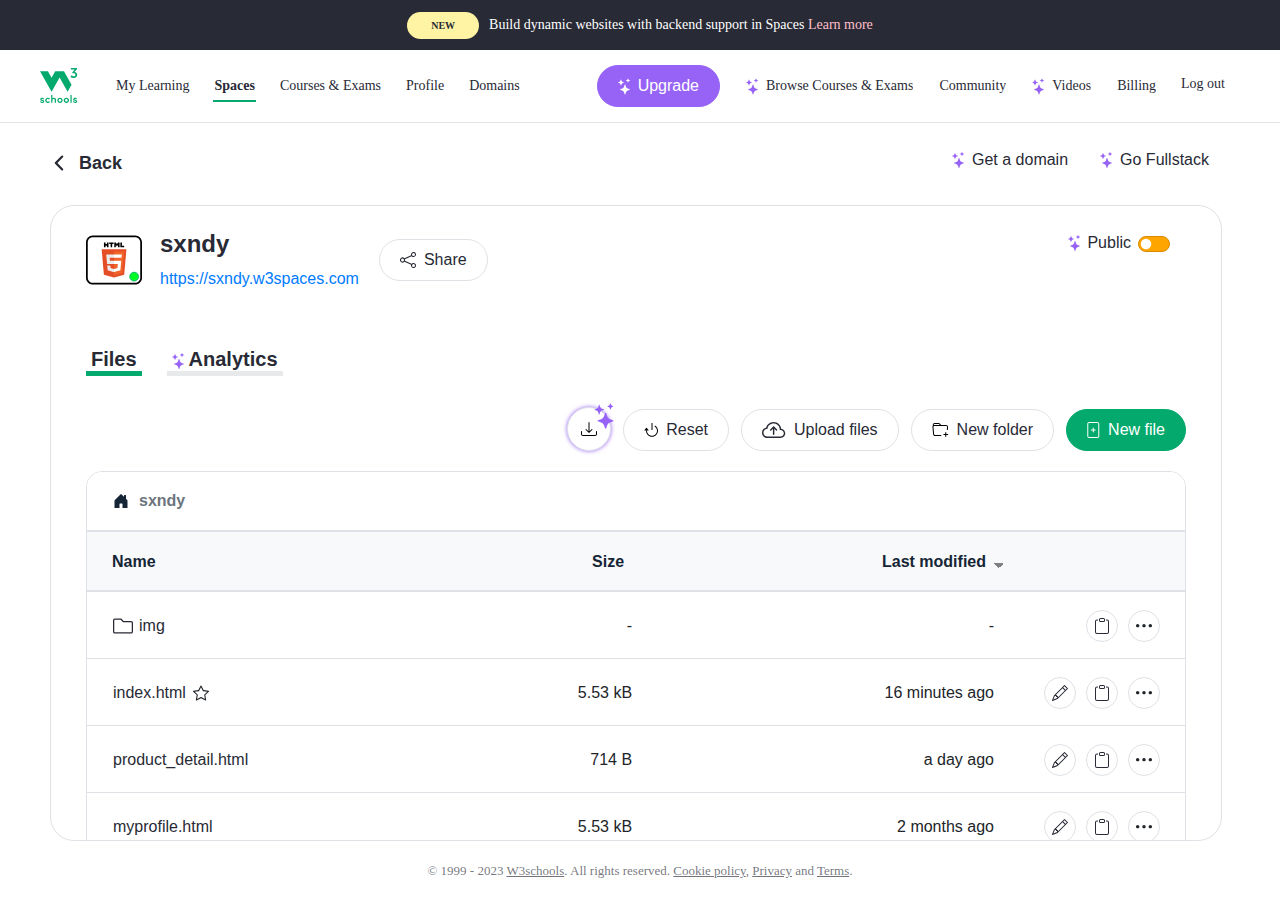
<file: index.html>
<!DOCTYPE html>
<!-- saved from url=(0040)https://spaces.w3schools.com/space/sxndy -->
<html lang="en"><head><meta http-equiv="Content-Type" content="text/html; charset=UTF-8"><meta http-equiv="Content-Security-Policy" content="default-src &#39;none&#39;; connect-src &#39;self&#39; https://spaces-api.w3sdevelop.com https://spaces-api.w3stages.com https://spaces-api.w3spaces.com https://ekr.zdassets.com https://w3schools.zendesk.com https://*.w3schools.com https://*.google-analytics.com https://cognito-idp.us-east-1.amazonaws.com https://*.g.doubleclick.net https://*.google.com https://api.w3sdevelop.com https://api.w3stages.com https://api.w3spaces.com https://api.w3sdevelop-preview.com https://api.w3stages-preview.com https://api.w3spaces-preview.com https://hostingstage-hostingstac-backendconstructpresigne-rq5wdbafg10r.s3.amazonaws.com https://hostingstage-hostingstack-serverbucket50ee8d24-1dflqrg2k00ni.s3.amazonaws.com https://stagingstage-hostingstac-backendconstructpresigne-1q25c4w8t6ht3.s3.amazonaws.com https://stagingstage-hostingstack-serverbucket50ee8d24-qutomowej914.s3.amazonaws.com https://productionstage-hostings-backendconstructpresigne-t2bnirfvny7h.s3.amazonaws.com https://productionstage-hostingstack-serverbucket50ee8d24-18stefou6iti3.s3.amazonaws.com https://billing.w3schools.com https://billing-dev.w3schools.com https://billing-stage.w3schools.com https://*.facebook.com/ https://*.zendesk.com https://stats-api.w3sdevelop.com https://stats-api.w3stages.com https://stats-api.w3spaces.com https://dynspaces-api.w3sdevelop.com https://dynspaces-api.w3stages.com https://dynspaces-api.w3spaces.com wss://ssmmessages.us-east-1.amazonaws.com wss://*.w3sdevelop.com wss://*.w3stages.com wss://*.w3spaces.com https://registry.npmjs.org https://pypi.org/ wss://*.w3sdevelop-preview.com wss://*.w3stages-preview.com wss://*.w3spaces-preview.com https://packagist.org https://crates.io; script-src https: &#39;unsafe-inline&#39; &#39;unsafe-eval&#39; https://static.zdassets.com/ https://cdn.jsdelivr.net https://www.googletagmanager.com blob: https://www.google.com/recaptcha/ https://www.gstatic.com/recaptcha/ https://connect.facebook.net/; media-src &#39;self&#39; https:; img-src &#39;self&#39; https: data: https://cdn.jsdelivr.net; style-src &#39;self&#39; &#39;unsafe-inline&#39; https://fonts.googleapis.com https://cdn.jsdelivr.net https://cdnjs.cloudflare.com *.w3sdevelop.com *.w3stages.com *.w3spaces.com https://*.w3schools.com https://*.fontawesome.com/ blob: https://getbootstrap.com https://fonts.gstatic.com/ https://tailwindcss.com https://get.foundation https://purgecss.com https://bulma.io/ http://getskeleton.com https://getuikit.com https://semantic-ui.com https://www.oddbird.net/susy https://materializecss.com https://purecss.io https://milligram.io https://primer.style https://fonts.google.com; font-src https://fonts.gstatic.com https://cdn.jsdelivr.net https://cdnjs.cloudflare.com https://*.fontawesome.com/ https://fonts.google.com; base-uri *.w3sdevelop.com *.w3stages.com *.w3spaces.com; frame-src *.w3sdevelop.com *.w3stages.com *.w3spaces.com *.w3sdevelop-preview.com *.w3stages-preview.com *.w3spaces-preview.com https://www.google.com/recaptcha/ https://recaptcha.google.com/recaptcha/ blob:; child-src blob:; "><meta name="viewport" content="width=device-width,initial-scale=1"><meta name="theme-color" content="#000000"><meta name="description" content=""><title>Spaces - W3schools</title><script type="text/javascript" async="" src="./index_files/analytics.js.download"></script><script async="" src="./index_files/fbevents.js.download"></script><script defer="defer" src="./index_files/main.2c0ba04c.js.download"></script><link href="./index_files/main.749ea22d.css" rel="stylesheet"><link rel="stylesheet" type="text/css" href="./index_files/772.bf89105d.chunk.css"><link rel="stylesheet" type="text/css" href="./index_files/787.7c19fdb3.chunk.css"><link rel="stylesheet" type="text/css" href="./index_files/859.c5d4657e.chunk.css"><link rel="stylesheet" type="text/css" href="./index_files/497.6db5cefa.chunk.css"><script async="async" type="text/javascript" src="./index_files/editor.main.js.download"></script><link rel="stylesheet" type="text/css" data-name="vs/editor/editor.main" href="./index_files/editor.main.css"><script async="async" type="text/javascript" src="./index_files/editor.main.nls.js.download"></script><script async="async" type="text/javascript" src="./index_files/html.js.download"></script><script async="async" type="text/javascript" src="./index_files/htmlMode.js.download"></script><style type="text/css" media="screen" class="monaco-colors">.codicon-add:before { content: '\ea60'; }
.codicon-plus:before { content: '\ea60'; }
.codicon-gist-new:before { content: '\ea60'; }
.codicon-repo-create:before { content: '\ea60'; }
.codicon-lightbulb:before { content: '\ea61'; }
.codicon-light-bulb:before { content: '\ea61'; }
.codicon-repo:before { content: '\ea62'; }
.codicon-repo-delete:before { content: '\ea62'; }
.codicon-gist-fork:before { content: '\ea63'; }
.codicon-repo-forked:before { content: '\ea63'; }
.codicon-git-pull-request:before { content: '\ea64'; }
.codicon-git-pull-request-abandoned:before { content: '\ea64'; }
.codicon-record-keys:before { content: '\ea65'; }
.codicon-keyboard:before { content: '\ea65'; }
.codicon-tag:before { content: '\ea66'; }
.codicon-tag-add:before { content: '\ea66'; }
.codicon-tag-remove:before { content: '\ea66'; }
.codicon-person:before { content: '\ea67'; }
.codicon-person-follow:before { content: '\ea67'; }
.codicon-person-outline:before { content: '\ea67'; }
.codicon-person-filled:before { content: '\ea67'; }
.codicon-git-branch:before { content: '\ea68'; }
.codicon-git-branch-create:before { content: '\ea68'; }
.codicon-git-branch-delete:before { content: '\ea68'; }
.codicon-source-control:before { content: '\ea68'; }
.codicon-mirror:before { content: '\ea69'; }
.codicon-mirror-public:before { content: '\ea69'; }
.codicon-star:before { content: '\ea6a'; }
.codicon-star-add:before { content: '\ea6a'; }
.codicon-star-delete:before { content: '\ea6a'; }
.codicon-star-empty:before { content: '\ea6a'; }
.codicon-comment:before { content: '\ea6b'; }
.codicon-comment-add:before { content: '\ea6b'; }
.codicon-alert:before { content: '\ea6c'; }
.codicon-warning:before { content: '\ea6c'; }
.codicon-search:before { content: '\ea6d'; }
.codicon-search-save:before { content: '\ea6d'; }
.codicon-log-out:before { content: '\ea6e'; }
.codicon-sign-out:before { content: '\ea6e'; }
.codicon-log-in:before { content: '\ea6f'; }
.codicon-sign-in:before { content: '\ea6f'; }
.codicon-eye:before { content: '\ea70'; }
.codicon-eye-unwatch:before { content: '\ea70'; }
.codicon-eye-watch:before { content: '\ea70'; }
.codicon-circle-filled:before { content: '\ea71'; }
.codicon-primitive-dot:before { content: '\ea71'; }
.codicon-close-dirty:before { content: '\ea71'; }
.codicon-debug-breakpoint:before { content: '\ea71'; }
.codicon-debug-breakpoint-disabled:before { content: '\ea71'; }
.codicon-debug-hint:before { content: '\ea71'; }
.codicon-primitive-square:before { content: '\ea72'; }
.codicon-edit:before { content: '\ea73'; }
.codicon-pencil:before { content: '\ea73'; }
.codicon-info:before { content: '\ea74'; }
.codicon-issue-opened:before { content: '\ea74'; }
.codicon-gist-private:before { content: '\ea75'; }
.codicon-git-fork-private:before { content: '\ea75'; }
.codicon-lock:before { content: '\ea75'; }
.codicon-mirror-private:before { content: '\ea75'; }
.codicon-close:before { content: '\ea76'; }
.codicon-remove-close:before { content: '\ea76'; }
.codicon-x:before { content: '\ea76'; }
.codicon-repo-sync:before { content: '\ea77'; }
.codicon-sync:before { content: '\ea77'; }
.codicon-clone:before { content: '\ea78'; }
.codicon-desktop-download:before { content: '\ea78'; }
.codicon-beaker:before { content: '\ea79'; }
.codicon-microscope:before { content: '\ea79'; }
.codicon-vm:before { content: '\ea7a'; }
.codicon-device-desktop:before { content: '\ea7a'; }
.codicon-file:before { content: '\ea7b'; }
.codicon-file-text:before { content: '\ea7b'; }
.codicon-more:before { content: '\ea7c'; }
.codicon-ellipsis:before { content: '\ea7c'; }
.codicon-kebab-horizontal:before { content: '\ea7c'; }
.codicon-mail-reply:before { content: '\ea7d'; }
.codicon-reply:before { content: '\ea7d'; }
.codicon-organization:before { content: '\ea7e'; }
.codicon-organization-filled:before { content: '\ea7e'; }
.codicon-organization-outline:before { content: '\ea7e'; }
.codicon-new-file:before { content: '\ea7f'; }
.codicon-file-add:before { content: '\ea7f'; }
.codicon-new-folder:before { content: '\ea80'; }
.codicon-file-directory-create:before { content: '\ea80'; }
.codicon-trash:before { content: '\ea81'; }
.codicon-trashcan:before { content: '\ea81'; }
.codicon-history:before { content: '\ea82'; }
.codicon-clock:before { content: '\ea82'; }
.codicon-folder:before { content: '\ea83'; }
.codicon-file-directory:before { content: '\ea83'; }
.codicon-symbol-folder:before { content: '\ea83'; }
.codicon-logo-github:before { content: '\ea84'; }
.codicon-mark-github:before { content: '\ea84'; }
.codicon-github:before { content: '\ea84'; }
.codicon-terminal:before { content: '\ea85'; }
.codicon-console:before { content: '\ea85'; }
.codicon-repl:before { content: '\ea85'; }
.codicon-zap:before { content: '\ea86'; }
.codicon-symbol-event:before { content: '\ea86'; }
.codicon-error:before { content: '\ea87'; }
.codicon-stop:before { content: '\ea87'; }
.codicon-variable:before { content: '\ea88'; }
.codicon-symbol-variable:before { content: '\ea88'; }
.codicon-array:before { content: '\ea8a'; }
.codicon-symbol-array:before { content: '\ea8a'; }
.codicon-symbol-module:before { content: '\ea8b'; }
.codicon-symbol-package:before { content: '\ea8b'; }
.codicon-symbol-namespace:before { content: '\ea8b'; }
.codicon-symbol-object:before { content: '\ea8b'; }
.codicon-symbol-method:before { content: '\ea8c'; }
.codicon-symbol-function:before { content: '\ea8c'; }
.codicon-symbol-constructor:before { content: '\ea8c'; }
.codicon-symbol-boolean:before { content: '\ea8f'; }
.codicon-symbol-null:before { content: '\ea8f'; }
.codicon-symbol-numeric:before { content: '\ea90'; }
.codicon-symbol-number:before { content: '\ea90'; }
.codicon-symbol-structure:before { content: '\ea91'; }
.codicon-symbol-struct:before { content: '\ea91'; }
.codicon-symbol-parameter:before { content: '\ea92'; }
.codicon-symbol-type-parameter:before { content: '\ea92'; }
.codicon-symbol-key:before { content: '\ea93'; }
.codicon-symbol-text:before { content: '\ea93'; }
.codicon-symbol-reference:before { content: '\ea94'; }
.codicon-go-to-file:before { content: '\ea94'; }
.codicon-symbol-enum:before { content: '\ea95'; }
.codicon-symbol-value:before { content: '\ea95'; }
.codicon-symbol-ruler:before { content: '\ea96'; }
.codicon-symbol-unit:before { content: '\ea96'; }
.codicon-activate-breakpoints:before { content: '\ea97'; }
.codicon-archive:before { content: '\ea98'; }
.codicon-arrow-both:before { content: '\ea99'; }
.codicon-arrow-down:before { content: '\ea9a'; }
.codicon-arrow-left:before { content: '\ea9b'; }
.codicon-arrow-right:before { content: '\ea9c'; }
.codicon-arrow-small-down:before { content: '\ea9d'; }
.codicon-arrow-small-left:before { content: '\ea9e'; }
.codicon-arrow-small-right:before { content: '\ea9f'; }
.codicon-arrow-small-up:before { content: '\eaa0'; }
.codicon-arrow-up:before { content: '\eaa1'; }
.codicon-bell:before { content: '\eaa2'; }
.codicon-bold:before { content: '\eaa3'; }
.codicon-book:before { content: '\eaa4'; }
.codicon-bookmark:before { content: '\eaa5'; }
.codicon-debug-breakpoint-conditional-unverified:before { content: '\eaa6'; }
.codicon-debug-breakpoint-conditional:before { content: '\eaa7'; }
.codicon-debug-breakpoint-conditional-disabled:before { content: '\eaa7'; }
.codicon-debug-breakpoint-data-unverified:before { content: '\eaa8'; }
.codicon-debug-breakpoint-data:before { content: '\eaa9'; }
.codicon-debug-breakpoint-data-disabled:before { content: '\eaa9'; }
.codicon-debug-breakpoint-log-unverified:before { content: '\eaaa'; }
.codicon-debug-breakpoint-log:before { content: '\eaab'; }
.codicon-debug-breakpoint-log-disabled:before { content: '\eaab'; }
.codicon-briefcase:before { content: '\eaac'; }
.codicon-broadcast:before { content: '\eaad'; }
.codicon-browser:before { content: '\eaae'; }
.codicon-bug:before { content: '\eaaf'; }
.codicon-calendar:before { content: '\eab0'; }
.codicon-case-sensitive:before { content: '\eab1'; }
.codicon-check:before { content: '\eab2'; }
.codicon-checklist:before { content: '\eab3'; }
.codicon-chevron-down:before { content: '\eab4'; }
.codicon-drop-down-button:before { content: '\eab4'; }
.codicon-chevron-left:before { content: '\eab5'; }
.codicon-chevron-right:before { content: '\eab6'; }
.codicon-chevron-up:before { content: '\eab7'; }
.codicon-chrome-close:before { content: '\eab8'; }
.codicon-chrome-maximize:before { content: '\eab9'; }
.codicon-chrome-minimize:before { content: '\eaba'; }
.codicon-chrome-restore:before { content: '\eabb'; }
.codicon-circle-outline:before { content: '\eabc'; }
.codicon-debug-breakpoint-unverified:before { content: '\eabc'; }
.codicon-circle-slash:before { content: '\eabd'; }
.codicon-circuit-board:before { content: '\eabe'; }
.codicon-clear-all:before { content: '\eabf'; }
.codicon-clippy:before { content: '\eac0'; }
.codicon-close-all:before { content: '\eac1'; }
.codicon-cloud-download:before { content: '\eac2'; }
.codicon-cloud-upload:before { content: '\eac3'; }
.codicon-code:before { content: '\eac4'; }
.codicon-collapse-all:before { content: '\eac5'; }
.codicon-color-mode:before { content: '\eac6'; }
.codicon-comment-discussion:before { content: '\eac7'; }
.codicon-compare-changes:before { content: '\eafd'; }
.codicon-credit-card:before { content: '\eac9'; }
.codicon-dash:before { content: '\eacc'; }
.codicon-dashboard:before { content: '\eacd'; }
.codicon-database:before { content: '\eace'; }
.codicon-debug-continue:before { content: '\eacf'; }
.codicon-debug-disconnect:before { content: '\ead0'; }
.codicon-debug-pause:before { content: '\ead1'; }
.codicon-debug-restart:before { content: '\ead2'; }
.codicon-debug-start:before { content: '\ead3'; }
.codicon-debug-step-into:before { content: '\ead4'; }
.codicon-debug-step-out:before { content: '\ead5'; }
.codicon-debug-step-over:before { content: '\ead6'; }
.codicon-debug-stop:before { content: '\ead7'; }
.codicon-debug:before { content: '\ead8'; }
.codicon-device-camera-video:before { content: '\ead9'; }
.codicon-device-camera:before { content: '\eada'; }
.codicon-device-mobile:before { content: '\eadb'; }
.codicon-diff-added:before { content: '\eadc'; }
.codicon-diff-ignored:before { content: '\eadd'; }
.codicon-diff-modified:before { content: '\eade'; }
.codicon-diff-removed:before { content: '\eadf'; }
.codicon-diff-renamed:before { content: '\eae0'; }
.codicon-diff:before { content: '\eae1'; }
.codicon-discard:before { content: '\eae2'; }
.codicon-editor-layout:before { content: '\eae3'; }
.codicon-empty-window:before { content: '\eae4'; }
.codicon-exclude:before { content: '\eae5'; }
.codicon-extensions:before { content: '\eae6'; }
.codicon-eye-closed:before { content: '\eae7'; }
.codicon-file-binary:before { content: '\eae8'; }
.codicon-file-code:before { content: '\eae9'; }
.codicon-file-media:before { content: '\eaea'; }
.codicon-file-pdf:before { content: '\eaeb'; }
.codicon-file-submodule:before { content: '\eaec'; }
.codicon-file-symlink-directory:before { content: '\eaed'; }
.codicon-file-symlink-file:before { content: '\eaee'; }
.codicon-file-zip:before { content: '\eaef'; }
.codicon-files:before { content: '\eaf0'; }
.codicon-filter:before { content: '\eaf1'; }
.codicon-flame:before { content: '\eaf2'; }
.codicon-fold-down:before { content: '\eaf3'; }
.codicon-fold-up:before { content: '\eaf4'; }
.codicon-fold:before { content: '\eaf5'; }
.codicon-folder-active:before { content: '\eaf6'; }
.codicon-folder-opened:before { content: '\eaf7'; }
.codicon-gear:before { content: '\eaf8'; }
.codicon-gift:before { content: '\eaf9'; }
.codicon-gist-secret:before { content: '\eafa'; }
.codicon-gist:before { content: '\eafb'; }
.codicon-git-commit:before { content: '\eafc'; }
.codicon-git-compare:before { content: '\eafd'; }
.codicon-git-merge:before { content: '\eafe'; }
.codicon-github-action:before { content: '\eaff'; }
.codicon-github-alt:before { content: '\eb00'; }
.codicon-globe:before { content: '\eb01'; }
.codicon-grabber:before { content: '\eb02'; }
.codicon-graph:before { content: '\eb03'; }
.codicon-gripper:before { content: '\eb04'; }
.codicon-heart:before { content: '\eb05'; }
.codicon-home:before { content: '\eb06'; }
.codicon-horizontal-rule:before { content: '\eb07'; }
.codicon-hubot:before { content: '\eb08'; }
.codicon-inbox:before { content: '\eb09'; }
.codicon-issue-closed:before { content: '\eba4'; }
.codicon-issue-reopened:before { content: '\eb0b'; }
.codicon-issues:before { content: '\eb0c'; }
.codicon-italic:before { content: '\eb0d'; }
.codicon-jersey:before { content: '\eb0e'; }
.codicon-json:before { content: '\eb0f'; }
.codicon-kebab-vertical:before { content: '\eb10'; }
.codicon-key:before { content: '\eb11'; }
.codicon-law:before { content: '\eb12'; }
.codicon-lightbulb-autofix:before { content: '\eb13'; }
.codicon-link-external:before { content: '\eb14'; }
.codicon-link:before { content: '\eb15'; }
.codicon-list-ordered:before { content: '\eb16'; }
.codicon-list-unordered:before { content: '\eb17'; }
.codicon-live-share:before { content: '\eb18'; }
.codicon-loading:before { content: '\eb19'; }
.codicon-location:before { content: '\eb1a'; }
.codicon-mail-read:before { content: '\eb1b'; }
.codicon-mail:before { content: '\eb1c'; }
.codicon-markdown:before { content: '\eb1d'; }
.codicon-megaphone:before { content: '\eb1e'; }
.codicon-mention:before { content: '\eb1f'; }
.codicon-milestone:before { content: '\eb20'; }
.codicon-mortar-board:before { content: '\eb21'; }
.codicon-move:before { content: '\eb22'; }
.codicon-multiple-windows:before { content: '\eb23'; }
.codicon-mute:before { content: '\eb24'; }
.codicon-no-newline:before { content: '\eb25'; }
.codicon-note:before { content: '\eb26'; }
.codicon-octoface:before { content: '\eb27'; }
.codicon-open-preview:before { content: '\eb28'; }
.codicon-package:before { content: '\eb29'; }
.codicon-paintcan:before { content: '\eb2a'; }
.codicon-pin:before { content: '\eb2b'; }
.codicon-play:before { content: '\eb2c'; }
.codicon-run:before { content: '\eb2c'; }
.codicon-plug:before { content: '\eb2d'; }
.codicon-preserve-case:before { content: '\eb2e'; }
.codicon-preview:before { content: '\eb2f'; }
.codicon-project:before { content: '\eb30'; }
.codicon-pulse:before { content: '\eb31'; }
.codicon-question:before { content: '\eb32'; }
.codicon-quote:before { content: '\eb33'; }
.codicon-radio-tower:before { content: '\eb34'; }
.codicon-reactions:before { content: '\eb35'; }
.codicon-references:before { content: '\eb36'; }
.codicon-refresh:before { content: '\eb37'; }
.codicon-regex:before { content: '\eb38'; }
.codicon-remote-explorer:before { content: '\eb39'; }
.codicon-remote:before { content: '\eb3a'; }
.codicon-remove:before { content: '\eb3b'; }
.codicon-replace-all:before { content: '\eb3c'; }
.codicon-replace:before { content: '\eb3d'; }
.codicon-repo-clone:before { content: '\eb3e'; }
.codicon-repo-force-push:before { content: '\eb3f'; }
.codicon-repo-pull:before { content: '\eb40'; }
.codicon-repo-push:before { content: '\eb41'; }
.codicon-report:before { content: '\eb42'; }
.codicon-request-changes:before { content: '\eb43'; }
.codicon-rocket:before { content: '\eb44'; }
.codicon-root-folder-opened:before { content: '\eb45'; }
.codicon-root-folder:before { content: '\eb46'; }
.codicon-rss:before { content: '\eb47'; }
.codicon-ruby:before { content: '\eb48'; }
.codicon-save-all:before { content: '\eb49'; }
.codicon-save-as:before { content: '\eb4a'; }
.codicon-save:before { content: '\eb4b'; }
.codicon-screen-full:before { content: '\eb4c'; }
.codicon-screen-normal:before { content: '\eb4d'; }
.codicon-search-stop:before { content: '\eb4e'; }
.codicon-server:before { content: '\eb50'; }
.codicon-settings-gear:before { content: '\eb51'; }
.codicon-settings:before { content: '\eb52'; }
.codicon-shield:before { content: '\eb53'; }
.codicon-smiley:before { content: '\eb54'; }
.codicon-sort-precedence:before { content: '\eb55'; }
.codicon-split-horizontal:before { content: '\eb56'; }
.codicon-split-vertical:before { content: '\eb57'; }
.codicon-squirrel:before { content: '\eb58'; }
.codicon-star-full:before { content: '\eb59'; }
.codicon-star-half:before { content: '\eb5a'; }
.codicon-symbol-class:before { content: '\eb5b'; }
.codicon-symbol-color:before { content: '\eb5c'; }
.codicon-symbol-customcolor:before { content: '\eb5c'; }
.codicon-symbol-constant:before { content: '\eb5d'; }
.codicon-symbol-enum-member:before { content: '\eb5e'; }
.codicon-symbol-field:before { content: '\eb5f'; }
.codicon-symbol-file:before { content: '\eb60'; }
.codicon-symbol-interface:before { content: '\eb61'; }
.codicon-symbol-keyword:before { content: '\eb62'; }
.codicon-symbol-misc:before { content: '\eb63'; }
.codicon-symbol-operator:before { content: '\eb64'; }
.codicon-symbol-property:before { content: '\eb65'; }
.codicon-wrench:before { content: '\eb65'; }
.codicon-wrench-subaction:before { content: '\eb65'; }
.codicon-symbol-snippet:before { content: '\eb66'; }
.codicon-tasklist:before { content: '\eb67'; }
.codicon-telescope:before { content: '\eb68'; }
.codicon-text-size:before { content: '\eb69'; }
.codicon-three-bars:before { content: '\eb6a'; }
.codicon-thumbsdown:before { content: '\eb6b'; }
.codicon-thumbsup:before { content: '\eb6c'; }
.codicon-tools:before { content: '\eb6d'; }
.codicon-triangle-down:before { content: '\eb6e'; }
.codicon-triangle-left:before { content: '\eb6f'; }
.codicon-triangle-right:before { content: '\eb70'; }
.codicon-triangle-up:before { content: '\eb71'; }
.codicon-twitter:before { content: '\eb72'; }
.codicon-unfold:before { content: '\eb73'; }
.codicon-unlock:before { content: '\eb74'; }
.codicon-unmute:before { content: '\eb75'; }
.codicon-unverified:before { content: '\eb76'; }
.codicon-verified:before { content: '\eb77'; }
.codicon-versions:before { content: '\eb78'; }
.codicon-vm-active:before { content: '\eb79'; }
.codicon-vm-outline:before { content: '\eb7a'; }
.codicon-vm-running:before { content: '\eb7b'; }
.codicon-watch:before { content: '\eb7c'; }
.codicon-whitespace:before { content: '\eb7d'; }
.codicon-whole-word:before { content: '\eb7e'; }
.codicon-window:before { content: '\eb7f'; }
.codicon-word-wrap:before { content: '\eb80'; }
.codicon-zoom-in:before { content: '\eb81'; }
.codicon-zoom-out:before { content: '\eb82'; }
.codicon-list-filter:before { content: '\eb83'; }
.codicon-list-flat:before { content: '\eb84'; }
.codicon-list-selection:before { content: '\eb85'; }
.codicon-selection:before { content: '\eb85'; }
.codicon-list-tree:before { content: '\eb86'; }
.codicon-debug-breakpoint-function-unverified:before { content: '\eb87'; }
.codicon-debug-breakpoint-function:before { content: '\eb88'; }
.codicon-debug-breakpoint-function-disabled:before { content: '\eb88'; }
.codicon-debug-stackframe-active:before { content: '\eb89'; }
.codicon-debug-stackframe-dot:before { content: '\eb8a'; }
.codicon-debug-stackframe:before { content: '\eb8b'; }
.codicon-debug-stackframe-focused:before { content: '\eb8b'; }
.codicon-debug-breakpoint-unsupported:before { content: '\eb8c'; }
.codicon-symbol-string:before { content: '\eb8d'; }
.codicon-debug-reverse-continue:before { content: '\eb8e'; }
.codicon-debug-step-back:before { content: '\eb8f'; }
.codicon-debug-restart-frame:before { content: '\eb90'; }
.codicon-call-incoming:before { content: '\eb92'; }
.codicon-call-outgoing:before { content: '\eb93'; }
.codicon-menu:before { content: '\eb94'; }
.codicon-expand-all:before { content: '\eb95'; }
.codicon-feedback:before { content: '\eb96'; }
.codicon-group-by-ref-type:before { content: '\eb97'; }
.codicon-ungroup-by-ref-type:before { content: '\eb98'; }
.codicon-account:before { content: '\eb99'; }
.codicon-bell-dot:before { content: '\eb9a'; }
.codicon-debug-console:before { content: '\eb9b'; }
.codicon-library:before { content: '\eb9c'; }
.codicon-output:before { content: '\eb9d'; }
.codicon-run-all:before { content: '\eb9e'; }
.codicon-sync-ignored:before { content: '\eb9f'; }
.codicon-pinned:before { content: '\eba0'; }
.codicon-github-inverted:before { content: '\eba1'; }
.codicon-debug-alt:before { content: '\eb91'; }
.codicon-server-process:before { content: '\eba2'; }
.codicon-server-environment:before { content: '\eba3'; }
.codicon-pass:before { content: '\eba4'; }
.codicon-stop-circle:before { content: '\eba5'; }
.codicon-play-circle:before { content: '\eba6'; }
.codicon-record:before { content: '\eba7'; }
.codicon-debug-alt-small:before { content: '\eba8'; }
.codicon-vm-connect:before { content: '\eba9'; }
.codicon-cloud:before { content: '\ebaa'; }
.codicon-merge:before { content: '\ebab'; }
.codicon-export:before { content: '\ebac'; }
.codicon-graph-left:before { content: '\ebad'; }
.codicon-magnet:before { content: '\ebae'; }
.codicon-notebook:before { content: '\ebaf'; }
.codicon-redo:before { content: '\ebb0'; }
.codicon-check-all:before { content: '\ebb1'; }
.codicon-pinned-dirty:before { content: '\ebb2'; }
.codicon-pass-filled:before { content: '\ebb3'; }
.codicon-circle-large-filled:before { content: '\ebb4'; }
.codicon-circle-large-outline:before { content: '\ebb5'; }
.codicon-combine:before { content: '\ebb6'; }
.codicon-gather:before { content: '\ebb6'; }
.codicon-table:before { content: '\ebb7'; }
.codicon-variable-group:before { content: '\ebb8'; }
.codicon-type-hierarchy:before { content: '\ebb9'; }
.codicon-type-hierarchy-sub:before { content: '\ebba'; }
.codicon-type-hierarchy-super:before { content: '\ebbb'; }
.codicon-git-pull-request-create:before { content: '\ebbc'; }
.codicon-run-above:before { content: '\ebbd'; }
.codicon-run-below:before { content: '\ebbe'; }
.codicon-notebook-template:before { content: '\ebbf'; }
.codicon-debug-rerun:before { content: '\ebc0'; }
.codicon-workspace-trusted:before { content: '\ebc1'; }
.codicon-workspace-untrusted:before { content: '\ebc2'; }
.codicon-workspace-unspecified:before { content: '\ebc3'; }
.codicon-terminal-cmd:before { content: '\ebc4'; }
.codicon-terminal-debian:before { content: '\ebc5'; }
.codicon-terminal-linux:before { content: '\ebc6'; }
.codicon-terminal-powershell:before { content: '\ebc7'; }
.codicon-terminal-tmux:before { content: '\ebc8'; }
.codicon-terminal-ubuntu:before { content: '\ebc9'; }
.codicon-terminal-bash:before { content: '\ebca'; }
.codicon-arrow-swap:before { content: '\ebcb'; }
.codicon-copy:before { content: '\ebcc'; }
.codicon-person-add:before { content: '\ebcd'; }
.codicon-filter-filled:before { content: '\ebce'; }
.codicon-wand:before { content: '\ebcf'; }
.codicon-debug-line-by-line:before { content: '\ebd0'; }
.codicon-inspect:before { content: '\ebd1'; }
.codicon-layers:before { content: '\ebd2'; }
.codicon-layers-dot:before { content: '\ebd3'; }
.codicon-layers-active:before { content: '\ebd4'; }
.codicon-compass:before { content: '\ebd5'; }
.codicon-compass-dot:before { content: '\ebd6'; }
.codicon-compass-active:before { content: '\ebd7'; }
.codicon-azure:before { content: '\ebd8'; }
.codicon-issue-draft:before { content: '\ebd9'; }
.codicon-git-pull-request-closed:before { content: '\ebda'; }
.codicon-git-pull-request-draft:before { content: '\ebdb'; }
.codicon-debug-all:before { content: '\ebdc'; }
.codicon-debug-coverage:before { content: '\ebdd'; }
.codicon-run-errors:before { content: '\ebde'; }
.codicon-folder-library:before { content: '\ebdf'; }
.codicon-debug-continue-small:before { content: '\ebe0'; }
.codicon-beaker-stop:before { content: '\ebe1'; }
.codicon-graph-line:before { content: '\ebe2'; }
.codicon-graph-scatter:before { content: '\ebe3'; }
.codicon-pie-chart:before { content: '\ebe4'; }
.codicon-bracket:before { content: '\eb0f'; }
.codicon-bracket-dot:before { content: '\ebe5'; }
.codicon-bracket-error:before { content: '\ebe6'; }
.codicon-lock-small:before { content: '\ebe7'; }
.codicon-azure-devops:before { content: '\ebe8'; }
.codicon-verified-filled:before { content: '\ebe9'; }
.codicon-newline:before { content: '\ebea'; }
.codicon-layout:before { content: '\ebeb'; }
.codicon-layout-activitybar-left:before { content: '\ebec'; }
.codicon-layout-activitybar-right:before { content: '\ebed'; }
.codicon-layout-panel-left:before { content: '\ebee'; }
.codicon-layout-panel-center:before { content: '\ebef'; }
.codicon-layout-panel-justify:before { content: '\ebf0'; }
.codicon-layout-panel-right:before { content: '\ebf1'; }
.codicon-layout-panel:before { content: '\ebf2'; }
.codicon-layout-sidebar-left:before { content: '\ebf3'; }
.codicon-layout-sidebar-right:before { content: '\ebf4'; }
.codicon-layout-statusbar:before { content: '\ebf5'; }
.codicon-layout-menubar:before { content: '\ebf6'; }
.codicon-layout-centered:before { content: '\ebf7'; }
.codicon-target:before { content: '\ebf8'; }
.codicon-indent:before { content: '\ebf9'; }
.codicon-record-small:before { content: '\ebfa'; }
.codicon-error-small:before { content: '\ebfb'; }
.codicon-arrow-circle-down:before { content: '\ebfc'; }
.codicon-arrow-circle-left:before { content: '\ebfd'; }
.codicon-arrow-circle-right:before { content: '\ebfe'; }
.codicon-arrow-circle-up:before { content: '\ebff'; }
.codicon-dialog-error:before { content: '\ea87'; }
.codicon-dialog-warning:before { content: '\ea6c'; }
.codicon-dialog-info:before { content: '\ea74'; }
.codicon-dialog-close:before { content: '\ea76'; }
.codicon-tree-item-expanded:before { content: '\eab4'; }
.codicon-tree-filter-on-type-on:before { content: '\eb83'; }
.codicon-tree-filter-on-type-off:before { content: '\eb85'; }
.codicon-tree-filter-clear:before { content: '\ea76'; }
.codicon-tree-item-loading:before { content: '\eb19'; }
.codicon-menu-selection:before { content: '\eab2'; }
.codicon-menu-submenu:before { content: '\eab6'; }
.codicon-menubar-more:before { content: '\ea7c'; }
.codicon-scrollbar-button-left:before { content: '\eb6f'; }
.codicon-scrollbar-button-right:before { content: '\eb70'; }
.codicon-scrollbar-button-up:before { content: '\eb71'; }
.codicon-scrollbar-button-down:before { content: '\eb6e'; }
.codicon-toolbar-more:before { content: '\ea7c'; }
.codicon-quick-input-back:before { content: '\ea9b'; }
.codicon-widget-close:before { content: '\ea76'; }
.codicon-goto-previous-location:before { content: '\eaa1'; }
.codicon-goto-next-location:before { content: '\ea9a'; }
.codicon-diff-review-insert:before { content: '\ea60'; }
.codicon-diff-review-remove:before { content: '\eb3b'; }
.codicon-diff-review-close:before { content: '\ea76'; }
.codicon-parameter-hints-next:before { content: '\eab4'; }
.codicon-parameter-hints-previous:before { content: '\eab7'; }
.codicon-suggest-more-info:before { content: '\eab6'; }
.codicon-diff-insert:before { content: '\ea60'; }
.codicon-diff-remove:before { content: '\eb3b'; }
.codicon-find-selection:before { content: '\eb85'; }
.codicon-find-collapsed:before { content: '\eab6'; }
.codicon-find-expanded:before { content: '\eab4'; }
.codicon-find-replace:before { content: '\eb3d'; }
.codicon-find-replace-all:before { content: '\eb3c'; }
.codicon-find-previous-match:before { content: '\eaa1'; }
.codicon-find-next-match:before { content: '\ea9a'; }
.codicon-folding-expanded:before { content: '\eab4'; }
.codicon-folding-collapsed:before { content: '\eab6'; }
.codicon-marker-navigation-next:before { content: '\ea9a'; }
.codicon-marker-navigation-previous:before { content: '\eaa1'; }
.codicon-extensions-warning-message:before { content: '\ea6c'; }

			.monaco-scrollable-element > .shadow.top {
				box-shadow: #dddddd 0 6px 6px -6px inset;
			}

			.monaco-scrollable-element > .shadow.left {
				box-shadow: #dddddd 6px 0 6px -6px inset;
			}

			.monaco-scrollable-element > .shadow.top.left {
				box-shadow: #dddddd 6px 6px 6px -6px inset;
			}
		

			.monaco-scrollable-element > .scrollbar > .slider {
				background: rgba(100, 100, 100, 0.4);
			}
		

			.monaco-scrollable-element > .scrollbar > .slider:hover {
				background: rgba(100, 100, 100, 0.7);
			}
		

			.monaco-scrollable-element > .scrollbar > .slider.active {
				background: rgba(0, 0, 0, 0.6);
			}
		
.monaco-editor .minimap-slider .minimap-slider-horizontal { background: rgba(100, 100, 100, 0.2); }
.monaco-editor .minimap-slider:hover .minimap-slider-horizontal { background: rgba(100, 100, 100, 0.35); }
.monaco-editor .minimap-slider.active .minimap-slider-horizontal { background: rgba(0, 0, 0, 0.3); }
.monaco-editor .minimap-shadow-visible { box-shadow: #dddddd -6px 0 6px -6px inset; }
.monaco-editor .scroll-decoration { box-shadow: #dddddd 0 6px 6px -6px inset; }
.monaco-editor .focused .selected-text { background-color: #add6ff; }
.monaco-editor .selected-text { background-color: #e5ebf1; }
.monaco-editor, .monaco-editor-background, .monaco-editor .inputarea.ime-input { background-color: #fffffe; }
.monaco-editor, .monaco-editor .inputarea.ime-input { color: #000000; }
.monaco-editor .margin { background-color: #fffffe; }
.monaco-editor .rangeHighlight { background-color: rgba(253, 255, 0, 0.2); }
.monaco-editor .symbolHighlight { background-color: rgba(234, 92, 0, 0.33); }
.monaco-editor .mtkw { color: rgba(51, 51, 51, 0.2) !important; }
.monaco-editor .mtkz { color: rgba(51, 51, 51, 0.2) !important; }
.monaco-editor .view-overlays .current-line { border: 2px solid #eeeeee; }
.monaco-editor .margin-view-overlays .current-line-margin { border: 2px solid #eeeeee; }
.monaco-editor .lines-content .core-guide-indent { box-shadow: 1px 0 0 0 #d3d3d3 inset; }
.monaco-editor .lines-content .core-guide-indent-active { box-shadow: 1px 0 0 0 #939393 inset; }
.monaco-editor .bracket-indent-guide.lvl-0 { --guide-color: rgba(4, 49, 250, 0.3); --guide-color-active: #0431fa; }
.monaco-editor .bracket-indent-guide.lvl-1 { --guide-color: rgba(49, 147, 49, 0.3); --guide-color-active: #319331; }
.monaco-editor .bracket-indent-guide.lvl-2 { --guide-color: rgba(123, 56, 20, 0.3); --guide-color-active: #7b3814; }
.monaco-editor .bracket-indent-guide.lvl-3 { --guide-color: rgba(4, 49, 250, 0.3); --guide-color-active: #0431fa; }
.monaco-editor .bracket-indent-guide.lvl-4 { --guide-color: rgba(49, 147, 49, 0.3); --guide-color-active: #319331; }
.monaco-editor .bracket-indent-guide.lvl-5 { --guide-color: rgba(123, 56, 20, 0.3); --guide-color-active: #7b3814; }
.monaco-editor .bracket-indent-guide.lvl-6 { --guide-color: rgba(4, 49, 250, 0.3); --guide-color-active: #0431fa; }
.monaco-editor .bracket-indent-guide.lvl-7 { --guide-color: rgba(49, 147, 49, 0.3); --guide-color-active: #319331; }
.monaco-editor .bracket-indent-guide.lvl-8 { --guide-color: rgba(123, 56, 20, 0.3); --guide-color-active: #7b3814; }
.monaco-editor .bracket-indent-guide.lvl-9 { --guide-color: rgba(4, 49, 250, 0.3); --guide-color-active: #0431fa; }
.monaco-editor .bracket-indent-guide.lvl-10 { --guide-color: rgba(49, 147, 49, 0.3); --guide-color-active: #319331; }
.monaco-editor .bracket-indent-guide.lvl-11 { --guide-color: rgba(123, 56, 20, 0.3); --guide-color-active: #7b3814; }
.monaco-editor .bracket-indent-guide.lvl-12 { --guide-color: rgba(4, 49, 250, 0.3); --guide-color-active: #0431fa; }
.monaco-editor .bracket-indent-guide.lvl-13 { --guide-color: rgba(49, 147, 49, 0.3); --guide-color-active: #319331; }
.monaco-editor .bracket-indent-guide.lvl-14 { --guide-color: rgba(123, 56, 20, 0.3); --guide-color-active: #7b3814; }
.monaco-editor .bracket-indent-guide.lvl-15 { --guide-color: rgba(4, 49, 250, 0.3); --guide-color-active: #0431fa; }
.monaco-editor .bracket-indent-guide.lvl-16 { --guide-color: rgba(49, 147, 49, 0.3); --guide-color-active: #319331; }
.monaco-editor .bracket-indent-guide.lvl-17 { --guide-color: rgba(123, 56, 20, 0.3); --guide-color-active: #7b3814; }
.monaco-editor .bracket-indent-guide.lvl-18 { --guide-color: rgba(4, 49, 250, 0.3); --guide-color-active: #0431fa; }
.monaco-editor .bracket-indent-guide.lvl-19 { --guide-color: rgba(49, 147, 49, 0.3); --guide-color-active: #319331; }
.monaco-editor .bracket-indent-guide.lvl-20 { --guide-color: rgba(123, 56, 20, 0.3); --guide-color-active: #7b3814; }
.monaco-editor .bracket-indent-guide.lvl-21 { --guide-color: rgba(4, 49, 250, 0.3); --guide-color-active: #0431fa; }
.monaco-editor .bracket-indent-guide.lvl-22 { --guide-color: rgba(49, 147, 49, 0.3); --guide-color-active: #319331; }
.monaco-editor .bracket-indent-guide.lvl-23 { --guide-color: rgba(123, 56, 20, 0.3); --guide-color-active: #7b3814; }
.monaco-editor .bracket-indent-guide.lvl-24 { --guide-color: rgba(4, 49, 250, 0.3); --guide-color-active: #0431fa; }
.monaco-editor .bracket-indent-guide.lvl-25 { --guide-color: rgba(49, 147, 49, 0.3); --guide-color-active: #319331; }
.monaco-editor .bracket-indent-guide.lvl-26 { --guide-color: rgba(123, 56, 20, 0.3); --guide-color-active: #7b3814; }
.monaco-editor .bracket-indent-guide.lvl-27 { --guide-color: rgba(4, 49, 250, 0.3); --guide-color-active: #0431fa; }
.monaco-editor .bracket-indent-guide.lvl-28 { --guide-color: rgba(49, 147, 49, 0.3); --guide-color-active: #319331; }
.monaco-editor .bracket-indent-guide.lvl-29 { --guide-color: rgba(123, 56, 20, 0.3); --guide-color-active: #7b3814; }
.monaco-editor .vertical { box-shadow: 1px 0 0 0 var(--guide-color) inset; }
.monaco-editor .horizontal-top { border-top: 1px solid var(--guide-color); }
.monaco-editor .horizontal-bottom { border-bottom: 1px solid var(--guide-color); }
.monaco-editor .vertical.indent-active { box-shadow: 1px 0 0 0 var(--guide-color-active) inset; }
.monaco-editor .horizontal-top.indent-active { border-top: 1px solid var(--guide-color-active); }
.monaco-editor .horizontal-bottom.indent-active { border-bottom: 1px solid var(--guide-color-active); }
.monaco-editor .line-numbers { color: #237893; }
.monaco-editor .line-numbers.active-line-number { color: #0b216f; }
.monaco-editor .view-ruler { box-shadow: 1px 0 0 0 #d3d3d3 inset; }
.monaco-editor .inputarea.ime-input { caret-color: #000000; }
.monaco-editor .cursors-layer .cursor { background-color: #000000; border-color: #000000; color: #ffffff; }
.monaco-editor .unexpected-closing-bracket { color: rgba(255, 18, 18, 0.8); }
.monaco-editor .bracket-highlighting-0 { color: #0431fa; }
.monaco-editor .bracket-highlighting-1 { color: #319331; }
.monaco-editor .bracket-highlighting-2 { color: #7b3814; }
.monaco-editor .bracket-highlighting-3 { color: #0431fa; }
.monaco-editor .bracket-highlighting-4 { color: #319331; }
.monaco-editor .bracket-highlighting-5 { color: #7b3814; }
.monaco-editor .bracket-highlighting-6 { color: #0431fa; }
.monaco-editor .bracket-highlighting-7 { color: #319331; }
.monaco-editor .bracket-highlighting-8 { color: #7b3814; }
.monaco-editor .bracket-highlighting-9 { color: #0431fa; }
.monaco-editor .bracket-highlighting-10 { color: #319331; }
.monaco-editor .bracket-highlighting-11 { color: #7b3814; }
.monaco-editor .bracket-highlighting-12 { color: #0431fa; }
.monaco-editor .bracket-highlighting-13 { color: #319331; }
.monaco-editor .bracket-highlighting-14 { color: #7b3814; }
.monaco-editor .bracket-highlighting-15 { color: #0431fa; }
.monaco-editor .bracket-highlighting-16 { color: #319331; }
.monaco-editor .bracket-highlighting-17 { color: #7b3814; }
.monaco-editor .bracket-highlighting-18 { color: #0431fa; }
.monaco-editor .bracket-highlighting-19 { color: #319331; }
.monaco-editor .bracket-highlighting-20 { color: #7b3814; }
.monaco-editor .bracket-highlighting-21 { color: #0431fa; }
.monaco-editor .bracket-highlighting-22 { color: #319331; }
.monaco-editor .bracket-highlighting-23 { color: #7b3814; }
.monaco-editor .bracket-highlighting-24 { color: #0431fa; }
.monaco-editor .bracket-highlighting-25 { color: #319331; }
.monaco-editor .bracket-highlighting-26 { color: #7b3814; }
.monaco-editor .bracket-highlighting-27 { color: #0431fa; }
.monaco-editor .bracket-highlighting-28 { color: #319331; }
.monaco-editor .bracket-highlighting-29 { color: #7b3814; }
.monaco-editor .ghost-text-decoration { color: rgba(0, 0, 0, 0.47) !important; }
.monaco-editor .ghost-text-decoration-preview { color: rgba(0, 0, 0, 0.47) !important; }
.monaco-editor .suggest-preview-text .ghost-text { color: rgba(0, 0, 0, 0.47) !important; }
.monaco-editor.vs .valueSetReplacement { outline: solid 2px #b9b9b9; }

		.monaco-editor .contentWidgets .codicon.codicon-light-bulb {
			color: #ddb100;
			background-color: rgba(255, 255, 254, 0.7);
		}

		.monaco-editor .contentWidgets .codicon.codicon-lightbulb-autofix {
			color: #007acc;
			background-color: rgba(255, 255, 254, 0.7);
		}
.codicon.codicon-symbol-array { color: #616161; }
.codicon.codicon-symbol-boolean { color: #616161; }
.codicon.codicon-symbol-class { color: #d67e00; }
.codicon.codicon-symbol-method { color: #652d90; }
.codicon.codicon-symbol-color { color: #616161; }
.codicon.codicon-symbol-constant { color: #616161; }
.codicon.codicon-symbol-constructor { color: #652d90; }

			.codicon.codicon-symbol-value,.codicon.codicon-symbol-enum { color: #d67e00; }
.codicon.codicon-symbol-enum-member { color: #007acc; }
.codicon.codicon-symbol-event { color: #d67e00; }
.codicon.codicon-symbol-field { color: #007acc; }
.codicon.codicon-symbol-file { color: #616161; }
.codicon.codicon-symbol-folder { color: #616161; }
.codicon.codicon-symbol-function { color: #652d90; }
.codicon.codicon-symbol-interface { color: #007acc; }
.codicon.codicon-symbol-key { color: #616161; }
.codicon.codicon-symbol-keyword { color: #616161; }
.codicon.codicon-symbol-module { color: #616161; }
.codicon.codicon-symbol-namespace { color: #616161; }
.codicon.codicon-symbol-null { color: #616161; }
.codicon.codicon-symbol-number { color: #616161; }
.codicon.codicon-symbol-object { color: #616161; }
.codicon.codicon-symbol-operator { color: #616161; }
.codicon.codicon-symbol-package { color: #616161; }
.codicon.codicon-symbol-property { color: #616161; }
.codicon.codicon-symbol-reference { color: #616161; }
.codicon.codicon-symbol-snippet { color: #616161; }
.codicon.codicon-symbol-string { color: #616161; }
.codicon.codicon-symbol-struct { color: #616161; }
.codicon.codicon-symbol-text { color: #616161; }
.codicon.codicon-symbol-type-parameter { color: #616161; }
.codicon.codicon-symbol-unit { color: #616161; }
.codicon.codicon-symbol-variable { color: #007acc; }
.monaco-editor .accessibilityHelpWidget { background-color: #f3f3f3; }
.monaco-editor .accessibilityHelpWidget { color: #616161; }
.monaco-editor .accessibilityHelpWidget { box-shadow: 0 2px 8px rgba(0, 0, 0, 0.16); }
.monaco-editor .tokens-inspect-widget { border: 1px solid #c8c8c8; }
.monaco-editor .tokens-inspect-widget .tokens-inspect-separator { background-color: #c8c8c8; }
.monaco-editor .tokens-inspect-widget { background-color: #f3f3f3; }
.monaco-editor .tokens-inspect-widget { color: #616161; }
.monaco-link { color: #006ab1; }
.monaco-link:hover { color: #006ab1; }

			.monaco-editor .zone-widget .codicon.codicon-error,
			.markers-panel .marker-icon.codicon.codicon-error,
			.text-search-provider-messages .providerMessage .codicon.codicon-error,
			.extensions-viewlet > .extensions .codicon.codicon-error {
				color: #e51400;
			}
		

			.monaco-editor .zone-widget .codicon.codicon-warning,
			.markers-panel .marker-icon.codicon.codicon-warning,
			.extensions-viewlet > .extensions .codicon.codicon-warning,
			.extension-editor .codicon.codicon-warning,
			.text-search-provider-messages .providerMessage .codicon.codicon-warning,
			.preferences-editor .codicon.codicon-warning {
				color: #bf8803;
			}
		

			.monaco-editor .zone-widget .codicon.codicon-info,
			.markers-panel .marker-icon.codicon.codicon-info,
			.extensions-viewlet > .extensions .codicon.codicon-info,
			.text-search-provider-messages .providerMessage .codicon.codicon-info,
			.extension-editor .codicon.codicon-info {
				color: #1a85ff;
			}
		
.monaco-editor .squiggly-error { background: url("data:image/svg+xml,%3Csvg%20xmlns%3D'http%3A%2F%2Fwww.w3.org%2F2000%2Fsvg'%20viewBox%3D'0%200%206%203'%20enable-background%3D'new%200%200%206%203'%20height%3D'3'%20width%3D'6'%3E%3Cg%20fill%3D'%23e51400'%3E%3Cpolygon%20points%3D'5.5%2C0%202.5%2C3%201.1%2C3%204.1%2C0'%2F%3E%3Cpolygon%20points%3D'4%2C0%206%2C2%206%2C0.6%205.4%2C0'%2F%3E%3Cpolygon%20points%3D'0%2C2%201%2C3%202.4%2C3%200%2C0.6'%2F%3E%3C%2Fg%3E%3C%2Fsvg%3E") repeat-x bottom left; }
.monaco-editor .squiggly-warning { background: url("data:image/svg+xml,%3Csvg%20xmlns%3D'http%3A%2F%2Fwww.w3.org%2F2000%2Fsvg'%20viewBox%3D'0%200%206%203'%20enable-background%3D'new%200%200%206%203'%20height%3D'3'%20width%3D'6'%3E%3Cg%20fill%3D'%23bf8803'%3E%3Cpolygon%20points%3D'5.5%2C0%202.5%2C3%201.1%2C3%204.1%2C0'%2F%3E%3Cpolygon%20points%3D'4%2C0%206%2C2%206%2C0.6%205.4%2C0'%2F%3E%3Cpolygon%20points%3D'0%2C2%201%2C3%202.4%2C3%200%2C0.6'%2F%3E%3C%2Fg%3E%3C%2Fsvg%3E") repeat-x bottom left; }
.monaco-editor .squiggly-info { background: url("data:image/svg+xml,%3Csvg%20xmlns%3D'http%3A%2F%2Fwww.w3.org%2F2000%2Fsvg'%20viewBox%3D'0%200%206%203'%20enable-background%3D'new%200%200%206%203'%20height%3D'3'%20width%3D'6'%3E%3Cg%20fill%3D'%231a85ff'%3E%3Cpolygon%20points%3D'5.5%2C0%202.5%2C3%201.1%2C3%204.1%2C0'%2F%3E%3Cpolygon%20points%3D'4%2C0%206%2C2%206%2C0.6%205.4%2C0'%2F%3E%3Cpolygon%20points%3D'0%2C2%201%2C3%202.4%2C3%200%2C0.6'%2F%3E%3C%2Fg%3E%3C%2Fsvg%3E") repeat-x bottom left; }
.monaco-editor .squiggly-hint { background: url("data:image/svg+xml,%3Csvg%20xmlns%3D%22http%3A%2F%2Fwww.w3.org%2F2000%2Fsvg%22%20height%3D%223%22%20width%3D%2212%22%3E%3Cg%20fill%3D%22%236c6c6c%22%3E%3Ccircle%20cx%3D%221%22%20cy%3D%221%22%20r%3D%221%22%2F%3E%3Ccircle%20cx%3D%225%22%20cy%3D%221%22%20r%3D%221%22%2F%3E%3Ccircle%20cx%3D%229%22%20cy%3D%221%22%20r%3D%221%22%2F%3E%3C%2Fg%3E%3C%2Fsvg%3E") no-repeat bottom left; }
.monaco-editor.showUnused .squiggly-inline-unnecessary { opacity: 0.467; }
.monaco-editor.showDeprecated .squiggly-inline-deprecated { text-decoration: line-through; text-decoration-color: #000000}
.monaco-editor .bracket-match { background-color: rgba(0, 100, 0, 0.1); }
.monaco-editor .bracket-match { border: 1px solid #b9b9b9; }
.monaco-editor .findOptionsWidget { background-color: #f3f3f3; }
.monaco-editor .findOptionsWidget { color: #616161; }
.monaco-editor .findOptionsWidget { box-shadow: 0 0 8px 2px rgba(0, 0, 0, 0.16); }
.monaco-editor .linked-editing-decoration { background: rgba(255, 0, 0, 0.3); border-left-color: rgba(255, 0, 0, 0.3); }
.monaco-editor .detected-link-active { color: #0000ff !important; }
.monaco-editor .focused .selectionHighlight { background-color: rgba(173, 214, 255, 0.3); }
.monaco-editor .selectionHighlight { background-color: rgba(173, 214, 255, 0.15); }
.monaco-editor .wordHighlight { background-color: rgba(87, 87, 87, 0.25); }
.monaco-editor .wordHighlightStrong { background-color: rgba(14, 99, 156, 0.25); }
.monaco-editor .goto-definition-link { color: #0000ff !important; }
.monaco-diff-editor .diff-review-line-number { color: #237893; }
.monaco-diff-editor .diff-review-shadow { box-shadow: #dddddd 0 -6px 6px -6px inset; }
.monaco-editor .parameter-hints-widget { border: 1px solid #c8c8c8; }
.monaco-editor .parameter-hints-widget.multiple .body { border-left: 1px solid rgba(200, 200, 200, 0.5); }
.monaco-editor .parameter-hints-widget .signature.has-docs { border-bottom: 1px solid rgba(200, 200, 200, 0.5); }
.monaco-editor .parameter-hints-widget { background-color: #f3f3f3; }
.monaco-editor .parameter-hints-widget a { color: #006ab1; }
.monaco-editor .parameter-hints-widget a:hover { color: #006ab1; }
.monaco-editor .parameter-hints-widget { color: #616161; }
.monaco-editor .parameter-hints-widget code { background-color: rgba(220, 220, 220, 0.4); }
.monaco-editor .parameter-hints-widget .parameter.active { color: #0066bf}
.monaco-editor .char-insert, .monaco-diff-editor .char-insert { background-color: rgba(155, 185, 85, 0.2); }
.monaco-editor .line-insert, .monaco-diff-editor .line-insert { background-color: rgba(155, 185, 85, 0.2); }
.monaco-editor .inline-added-margin-view-zone { background-color: rgba(155, 185, 85, 0.2); }
.monaco-editor .gutter-insert, .monaco-diff-editor .gutter-insert { background-color: rgba(155, 185, 85, 0.2); }
.monaco-editor .char-delete, .monaco-diff-editor .char-delete { background-color: rgba(255, 0, 0, 0.2); }
.monaco-editor .line-delete, .monaco-diff-editor .line-delete { background-color: rgba(255, 0, 0, 0.2); }
.monaco-editor .inline-deleted-margin-view-zone { background-color: rgba(255, 0, 0, 0.2); }
.monaco-editor .gutter-delete, .monaco-diff-editor .gutter-delete { background-color: rgba(255, 0, 0, 0.2); }
.monaco-diff-editor.side-by-side .editor.modified { box-shadow: -6px 0 5px -5px #dddddd; }

			.monaco-diff-editor .diffViewport {
				background: rgba(100, 100, 100, 0.4);
			}
		

			.monaco-diff-editor .diffViewport:hover {
				background: rgba(100, 100, 100, 0.7);
			}
		

			.monaco-diff-editor .diffViewport:active {
				background: rgba(0, 0, 0, 0.6);
			}
		

	.monaco-editor .diagonal-fill {
		background-image: linear-gradient(
			-45deg,
			rgba(34, 34, 34, 0.2) 12.5%,
			#0000 12.5%, #0000 50%,
			rgba(34, 34, 34, 0.2) 50%, rgba(34, 34, 34, 0.2) 62.5%,
			#0000 62.5%, #0000 100%
		);
		background-size: 8px 8px;
	}
	
.monaco-editor .findMatch { background-color: rgba(234, 92, 0, 0.33); }
.monaco-editor .currentFindMatch { background-color: #a8ac94; }
.monaco-editor .findScope { background-color: rgba(180, 180, 180, 0.3); }
.monaco-editor .find-widget { background-color: #f3f3f3; }
.monaco-editor .find-widget { box-shadow: 0 0 8px 2px rgba(0, 0, 0, 0.16); }
.monaco-editor .find-widget { color: #616161; }
.monaco-editor .find-widget.no-results .matchesCount { color: #a1260d; }
.monaco-editor .find-widget .monaco-sash { background-color: #c8c8c8; }

		.monaco-editor .find-widget .button:not(.disabled):hover,
		.monaco-editor .find-widget .codicon-find-selection:hover {
			background-color: rgba(184, 184, 184, 0.31) !important;
		}
	
.monaco-editor .find-widget .monaco-inputbox.synthetic-focus { outline-color: #0090f1; }
.monaco-editor .folded-background { background-color: rgba(173, 214, 255, 0.3); }

		.monaco-editor .cldr.codicon.codicon-folding-expanded,
		.monaco-editor .cldr.codicon.codicon-folding-collapsed {
			color: #424242 !important;
		}
		
.monaco-hover .hover-contents a.code-link span { color: #006ab1; }
.monaco-hover .hover-contents a.code-link span:hover { color: #006ab1; }
.monaco-editor .hoverHighlight { background-color: rgba(173, 214, 255, 0.15); }
.monaco-editor .monaco-hover { background-color: #f3f3f3; }
.monaco-editor .monaco-hover { border: 1px solid #c8c8c8; }
.monaco-editor .monaco-hover .hover-row:not(:first-child):not(:empty) { border-top: 1px solid rgba(200, 200, 200, 0.5); }
.monaco-editor .monaco-hover hr { border-top: 1px solid rgba(200, 200, 200, 0.5); }
.monaco-editor .monaco-hover hr { border-bottom: 0px solid rgba(200, 200, 200, 0.5); }
.monaco-editor .monaco-hover a { color: #006ab1; }
.monaco-editor .monaco-hover a:hover { color: #006ab1; }
.monaco-editor .monaco-hover { color: #616161; }
.monaco-editor .monaco-hover .hover-row .actions { background-color: #e7e7e7; }
.monaco-editor .monaco-hover code { background-color: rgba(220, 220, 220, 0.4); }
.monaco-editor { --vscode-foreground: #616161;
--vscode-errorForeground: #a1260d;
--vscode-descriptionForeground: #717171;
--vscode-icon-foreground: #424242;
--vscode-focusBorder: #0090f1;
--vscode-textSeparator-foreground: rgba(0, 0, 0, 0.18);
--vscode-textLink-foreground: #006ab1;
--vscode-textLink-activeForeground: #006ab1;
--vscode-textPreformat-foreground: #a31515;
--vscode-textBlockQuote-background: rgba(127, 127, 127, 0.1);
--vscode-textBlockQuote-border: rgba(0, 122, 204, 0.5);
--vscode-textCodeBlock-background: rgba(220, 220, 220, 0.4);
--vscode-widget-shadow: rgba(0, 0, 0, 0.16);
--vscode-input-background: #ffffff;
--vscode-input-foreground: #616161;
--vscode-inputOption-activeBorder: rgba(0, 122, 204, 0);
--vscode-inputOption-hoverBackground: rgba(184, 184, 184, 0.31);
--vscode-inputOption-activeBackground: rgba(0, 144, 241, 0.2);
--vscode-inputOption-activeForeground: #000000;
--vscode-input-placeholderForeground: rgba(97, 97, 97, 0.5);
--vscode-inputValidation-infoBackground: #d6ecf2;
--vscode-inputValidation-infoBorder: #007acc;
--vscode-inputValidation-warningBackground: #f6f5d2;
--vscode-inputValidation-warningBorder: #b89500;
--vscode-inputValidation-errorBackground: #f2dede;
--vscode-inputValidation-errorBorder: #be1100;
--vscode-dropdown-background: #ffffff;
--vscode-dropdown-border: #cecece;
--vscode-checkbox-background: #ffffff;
--vscode-checkbox-border: #cecece;
--vscode-button-foreground: #ffffff;
--vscode-button-background: #007acc;
--vscode-button-hoverBackground: #0062a3;
--vscode-button-secondaryForeground: #ffffff;
--vscode-button-secondaryBackground: #5f6a79;
--vscode-button-secondaryHoverBackground: #4c5561;
--vscode-badge-background: #c4c4c4;
--vscode-badge-foreground: #333333;
--vscode-scrollbar-shadow: #dddddd;
--vscode-scrollbarSlider-background: rgba(100, 100, 100, 0.4);
--vscode-scrollbarSlider-hoverBackground: rgba(100, 100, 100, 0.7);
--vscode-scrollbarSlider-activeBackground: rgba(0, 0, 0, 0.6);
--vscode-progressBar-background: #0e70c0;
--vscode-editorError-foreground: #e51400;
--vscode-editorWarning-foreground: #bf8803;
--vscode-editorInfo-foreground: #1a85ff;
--vscode-editorHint-foreground: #6c6c6c;
--vscode-sash-hoverBorder: #0090f1;
--vscode-editor-background: #fffffe;
--vscode-editor-foreground: #000000;
--vscode-editorWidget-background: #f3f3f3;
--vscode-editorWidget-foreground: #616161;
--vscode-editorWidget-border: #c8c8c8;
--vscode-quickInput-background: #f3f3f3;
--vscode-quickInput-foreground: #616161;
--vscode-quickInputTitle-background: rgba(0, 0, 0, 0.06);
--vscode-pickerGroup-foreground: #0066bf;
--vscode-pickerGroup-border: #cccedb;
--vscode-keybindingLabel-background: rgba(221, 221, 221, 0.4);
--vscode-keybindingLabel-foreground: #555555;
--vscode-keybindingLabel-border: rgba(204, 204, 204, 0.4);
--vscode-keybindingLabel-bottomBorder: rgba(187, 187, 187, 0.4);
--vscode-editor-selectionBackground: #add6ff;
--vscode-editor-inactiveSelectionBackground: #e5ebf1;
--vscode-editor-selectionHighlightBackground: rgba(173, 214, 255, 0.3);
--vscode-editor-findMatchBackground: #a8ac94;
--vscode-editor-findMatchHighlightBackground: rgba(234, 92, 0, 0.33);
--vscode-editor-findRangeHighlightBackground: rgba(180, 180, 180, 0.3);
--vscode-searchEditor-findMatchBackground: rgba(234, 92, 0, 0.22);
--vscode-editor-hoverHighlightBackground: rgba(173, 214, 255, 0.15);
--vscode-editorHoverWidget-background: #f3f3f3;
--vscode-editorHoverWidget-foreground: #616161;
--vscode-editorHoverWidget-border: #c8c8c8;
--vscode-editorHoverWidget-statusBarBackground: #e7e7e7;
--vscode-editorLink-activeForeground: #0000ff;
--vscode-editorInlayHint-foreground: rgba(51, 51, 51, 0.8);
--vscode-editorInlayHint-background: rgba(196, 196, 196, 0.3);
--vscode-editorInlayHint-typeForeground: rgba(51, 51, 51, 0.8);
--vscode-editorInlayHint-typeBackground: rgba(196, 196, 196, 0.3);
--vscode-editorInlayHint-parameterForeground: rgba(51, 51, 51, 0.8);
--vscode-editorInlayHint-parameterBackground: rgba(196, 196, 196, 0.3);
--vscode-editorLightBulb-foreground: #ddb100;
--vscode-editorLightBulbAutoFix-foreground: #007acc;
--vscode-diffEditor-insertedTextBackground: rgba(155, 185, 85, 0.2);
--vscode-diffEditor-removedTextBackground: rgba(255, 0, 0, 0.2);
--vscode-diffEditor-diagonalFill: rgba(34, 34, 34, 0.2);
--vscode-list-focusOutline: #0090f1;
--vscode-list-activeSelectionBackground: #0060c0;
--vscode-list-activeSelectionForeground: #ffffff;
--vscode-list-inactiveSelectionBackground: #e4e6f1;
--vscode-list-hoverBackground: #f0f0f0;
--vscode-list-dropBackground: #d6ebff;
--vscode-list-highlightForeground: #0066bf;
--vscode-list-focusHighlightForeground: #9dddff;
--vscode-list-invalidItemForeground: #b89500;
--vscode-list-errorForeground: #b01011;
--vscode-list-warningForeground: #855f00;
--vscode-listFilterWidget-background: #efc1ad;
--vscode-listFilterWidget-outline: rgba(0, 0, 0, 0);
--vscode-listFilterWidget-noMatchesOutline: #be1100;
--vscode-list-filterMatchBackground: rgba(234, 92, 0, 0.33);
--vscode-tree-indentGuidesStroke: #a9a9a9;
--vscode-tree-tableColumnsBorder: rgba(97, 97, 97, 0.13);
--vscode-tree-tableOddRowsBackground: rgba(97, 97, 97, 0.04);
--vscode-list-deemphasizedForeground: #8e8e90;
--vscode-quickInputList-focusForeground: #ffffff;
--vscode-quickInputList-focusBackground: #0060c0;
--vscode-menu-foreground: #616161;
--vscode-menu-background: #ffffff;
--vscode-menu-selectionForeground: #ffffff;
--vscode-menu-selectionBackground: #0060c0;
--vscode-menu-separatorBackground: #888888;
--vscode-toolbar-hoverBackground: rgba(184, 184, 184, 0.31);
--vscode-toolbar-activeBackground: rgba(166, 166, 166, 0.31);
--vscode-editor-snippetTabstopHighlightBackground: rgba(10, 50, 100, 0.2);
--vscode-editor-snippetFinalTabstopHighlightBorder: rgba(10, 50, 100, 0.5);
--vscode-breadcrumb-foreground: rgba(97, 97, 97, 0.8);
--vscode-breadcrumb-background: #fffffe;
--vscode-breadcrumb-focusForeground: #4e4e4e;
--vscode-breadcrumb-activeSelectionForeground: #4e4e4e;
--vscode-breadcrumbPicker-background: #f3f3f3;
--vscode-merge-currentHeaderBackground: rgba(64, 200, 174, 0.5);
--vscode-merge-currentContentBackground: rgba(64, 200, 174, 0.2);
--vscode-merge-incomingHeaderBackground: rgba(64, 166, 255, 0.5);
--vscode-merge-incomingContentBackground: rgba(64, 166, 255, 0.2);
--vscode-merge-commonHeaderBackground: rgba(96, 96, 96, 0.4);
--vscode-merge-commonContentBackground: rgba(96, 96, 96, 0.16);
--vscode-editorOverviewRuler-currentContentForeground: rgba(64, 200, 174, 0.5);
--vscode-editorOverviewRuler-incomingContentForeground: rgba(64, 166, 255, 0.5);
--vscode-editorOverviewRuler-commonContentForeground: rgba(96, 96, 96, 0.4);
--vscode-editorOverviewRuler-findMatchForeground: rgba(209, 134, 22, 0.49);
--vscode-editorOverviewRuler-selectionHighlightForeground: rgba(160, 160, 160, 0.8);
--vscode-minimap-findMatchHighlight: #d18616;
--vscode-minimap-selectionOccurrenceHighlight: #c9c9c9;
--vscode-minimap-selectionHighlight: #add6ff;
--vscode-minimap-errorHighlight: rgba(255, 18, 18, 0.7);
--vscode-minimap-warningHighlight: #bf8803;
--vscode-minimap-foregroundOpacity: #000000;
--vscode-minimapSlider-background: rgba(100, 100, 100, 0.2);
--vscode-minimapSlider-hoverBackground: rgba(100, 100, 100, 0.35);
--vscode-minimapSlider-activeBackground: rgba(0, 0, 0, 0.3);
--vscode-problemsErrorIcon-foreground: #e51400;
--vscode-problemsWarningIcon-foreground: #bf8803;
--vscode-problemsInfoIcon-foreground: #1a85ff;
--vscode-charts-foreground: #616161;
--vscode-charts-lines: rgba(97, 97, 97, 0.5);
--vscode-charts-red: #e51400;
--vscode-charts-blue: #1a85ff;
--vscode-charts-yellow: #bf8803;
--vscode-charts-orange: #d18616;
--vscode-charts-green: #388a34;
--vscode-charts-purple: #652d90;
--vscode-editor-lineHighlightBorder: #eeeeee;
--vscode-editor-rangeHighlightBackground: rgba(253, 255, 0, 0.2);
--vscode-editor-symbolHighlightBackground: rgba(234, 92, 0, 0.33);
--vscode-editorCursor-foreground: #000000;
--vscode-editorWhitespace-foreground: rgba(51, 51, 51, 0.2);
--vscode-editorIndentGuide-background: #d3d3d3;
--vscode-editorIndentGuide-activeBackground: #939393;
--vscode-editorLineNumber-foreground: #237893;
--vscode-editorActiveLineNumber-foreground: #0b216f;
--vscode-editorLineNumber-activeForeground: #0b216f;
--vscode-editorRuler-foreground: #d3d3d3;
--vscode-editorCodeLens-foreground: #919191;
--vscode-editorBracketMatch-background: rgba(0, 100, 0, 0.1);
--vscode-editorBracketMatch-border: #b9b9b9;
--vscode-editorOverviewRuler-border: rgba(127, 127, 127, 0.3);
--vscode-editorGutter-background: #fffffe;
--vscode-editorUnnecessaryCode-opacity: rgba(0, 0, 0, 0.47);
--vscode-editorGhostText-foreground: rgba(0, 0, 0, 0.47);
--vscode-editorOverviewRuler-rangeHighlightForeground: rgba(0, 122, 204, 0.6);
--vscode-editorOverviewRuler-errorForeground: rgba(255, 18, 18, 0.7);
--vscode-editorOverviewRuler-warningForeground: #bf8803;
--vscode-editorOverviewRuler-infoForeground: #1a85ff;
--vscode-editorBracketHighlight-foreground1: #0431fa;
--vscode-editorBracketHighlight-foreground2: #319331;
--vscode-editorBracketHighlight-foreground3: #7b3814;
--vscode-editorBracketHighlight-foreground4: rgba(0, 0, 0, 0);
--vscode-editorBracketHighlight-foreground5: rgba(0, 0, 0, 0);
--vscode-editorBracketHighlight-foreground6: rgba(0, 0, 0, 0);
--vscode-editorBracketHighlight-unexpectedBracket-foreground: rgba(255, 18, 18, 0.8);
--vscode-editorBracketPairGuide-background1: rgba(0, 0, 0, 0);
--vscode-editorBracketPairGuide-background2: rgba(0, 0, 0, 0);
--vscode-editorBracketPairGuide-background3: rgba(0, 0, 0, 0);
--vscode-editorBracketPairGuide-background4: rgba(0, 0, 0, 0);
--vscode-editorBracketPairGuide-background5: rgba(0, 0, 0, 0);
--vscode-editorBracketPairGuide-background6: rgba(0, 0, 0, 0);
--vscode-editorBracketPairGuide-activeBackground1: rgba(0, 0, 0, 0);
--vscode-editorBracketPairGuide-activeBackground2: rgba(0, 0, 0, 0);
--vscode-editorBracketPairGuide-activeBackground3: rgba(0, 0, 0, 0);
--vscode-editorBracketPairGuide-activeBackground4: rgba(0, 0, 0, 0);
--vscode-editorBracketPairGuide-activeBackground5: rgba(0, 0, 0, 0);
--vscode-editorBracketPairGuide-activeBackground6: rgba(0, 0, 0, 0);
--vscode-editorUnicodeHighlight-border: #cea33d;
--vscode-symbolIcon-arrayForeground: #616161;
--vscode-symbolIcon-booleanForeground: #616161;
--vscode-symbolIcon-classForeground: #d67e00;
--vscode-symbolIcon-colorForeground: #616161;
--vscode-symbolIcon-constantForeground: #616161;
--vscode-symbolIcon-constructorForeground: #652d90;
--vscode-symbolIcon-enumeratorForeground: #d67e00;
--vscode-symbolIcon-enumeratorMemberForeground: #007acc;
--vscode-symbolIcon-eventForeground: #d67e00;
--vscode-symbolIcon-fieldForeground: #007acc;
--vscode-symbolIcon-fileForeground: #616161;
--vscode-symbolIcon-folderForeground: #616161;
--vscode-symbolIcon-functionForeground: #652d90;
--vscode-symbolIcon-interfaceForeground: #007acc;
--vscode-symbolIcon-keyForeground: #616161;
--vscode-symbolIcon-keywordForeground: #616161;
--vscode-symbolIcon-methodForeground: #652d90;
--vscode-symbolIcon-moduleForeground: #616161;
--vscode-symbolIcon-namespaceForeground: #616161;
--vscode-symbolIcon-nullForeground: #616161;
--vscode-symbolIcon-numberForeground: #616161;
--vscode-symbolIcon-objectForeground: #616161;
--vscode-symbolIcon-operatorForeground: #616161;
--vscode-symbolIcon-packageForeground: #616161;
--vscode-symbolIcon-propertyForeground: #616161;
--vscode-symbolIcon-referenceForeground: #616161;
--vscode-symbolIcon-snippetForeground: #616161;
--vscode-symbolIcon-stringForeground: #616161;
--vscode-symbolIcon-structForeground: #616161;
--vscode-symbolIcon-textForeground: #616161;
--vscode-symbolIcon-typeParameterForeground: #616161;
--vscode-symbolIcon-unitForeground: #616161;
--vscode-symbolIcon-variableForeground: #007acc;
--vscode-editorOverviewRuler-bracketMatchForeground: #a0a0a0;
--vscode-editor-linkedEditingBackground: rgba(255, 0, 0, 0.3);
--vscode-editor-wordHighlightBackground: rgba(87, 87, 87, 0.25);
--vscode-editor-wordHighlightStrongBackground: rgba(14, 99, 156, 0.25);
--vscode-editorOverviewRuler-wordHighlightForeground: rgba(160, 160, 160, 0.8);
--vscode-editorOverviewRuler-wordHighlightStrongForeground: rgba(192, 160, 192, 0.8);
--vscode-peekViewTitle-background: rgba(26, 133, 255, 0.1);
--vscode-peekViewTitleLabel-foreground: #000000;
--vscode-peekViewTitleDescription-foreground: #616161;
--vscode-peekView-border: #1a85ff;
--vscode-peekViewResult-background: #f3f3f3;
--vscode-peekViewResult-lineForeground: #646465;
--vscode-peekViewResult-fileForeground: #1e1e1e;
--vscode-peekViewResult-selectionBackground: rgba(51, 153, 255, 0.2);
--vscode-peekViewResult-selectionForeground: #6c6c6c;
--vscode-peekViewEditor-background: #f2f8fc;
--vscode-peekViewEditorGutter-background: #f2f8fc;
--vscode-peekViewResult-matchHighlightBackground: rgba(234, 92, 0, 0.3);
--vscode-peekViewEditor-matchHighlightBackground: rgba(245, 216, 2, 0.87);
--vscode-editorMarkerNavigationError-background: #e51400;
--vscode-editorMarkerNavigationError-headerBackground: rgba(229, 20, 0, 0.1);
--vscode-editorMarkerNavigationWarning-background: #bf8803;
--vscode-editorMarkerNavigationWarning-headerBackground: rgba(191, 136, 3, 0.1);
--vscode-editorMarkerNavigationInfo-background: #1a85ff;
--vscode-editorMarkerNavigationInfo-headerBackground: rgba(26, 133, 255, 0.1);
--vscode-editorMarkerNavigation-background: #fffffe;
--vscode-editorHoverWidget-highlightForeground: #0066bf;
--vscode-editorSuggestWidget-background: #f3f3f3;
--vscode-editorSuggestWidget-border: #c8c8c8;
--vscode-editorSuggestWidget-foreground: #000000;
--vscode-editorSuggestWidget-selectedForeground: #ffffff;
--vscode-editorSuggestWidget-selectedBackground: #0060c0;
--vscode-editorSuggestWidget-highlightForeground: #0066bf;
--vscode-editorSuggestWidget-focusHighlightForeground: #9dddff;
--vscode-editorSuggestWidgetStatus-foreground: rgba(0, 0, 0, 0.5);
--vscode-editor-foldBackground: rgba(173, 214, 255, 0.3);
--vscode-editorGutter-foldingControlForeground: #424242; }

.mtk1 { color: #000000; }
.mtk2 { color: #fffffe; }
.mtk3 { color: #808080; }
.mtk4 { color: #ff0000; }
.mtk5 { color: #0451a5; }
.mtk6 { color: #0000ff; }
.mtk7 { color: #098658; }
.mtk8 { color: #008000; }
.mtk9 { color: #dd0000; }
.mtk10 { color: #383838; }
.mtk11 { color: #cd3131; }
.mtk12 { color: #863b00; }
.mtk13 { color: #af00db; }
.mtk14 { color: #800000; }
.mtk15 { color: #e00000; }
.mtk16 { color: #3030c0; }
.mtk17 { color: #666666; }
.mtk18 { color: #778899; }
.mtk19 { color: #c700c7; }
.mtk20 { color: #a31515; }
.mtk21 { color: #4f76ac; }
.mtk22 { color: #008080; }
.mtk23 { color: #001188; }
.mtk24 { color: #4864aa; }
.mtki { font-style: italic; }
.mtkb { font-weight: bold; }
.mtku { text-decoration: underline; text-underline-position: under; }
.mtks { text-decoration: line-through; }
.mtks.mtku { text-decoration: underline line-through; text-underline-position: under; }</style><script async="async" type="text/javascript" src="./index_files/javascript.js.download"></script></head><body class=""><script>!function(e,t,n,c,o,a,f){e.fbq||(o=e.fbq=function(){o.callMethod?o.callMethod.apply(o,arguments):o.queue.push(arguments)},e._fbq||(e._fbq=o),o.push=o,o.loaded=!0,o.version="2.0",o.queue=[],(a=t.createElement(n)).async=!0,a.src="https://connect.facebook.net/en_US/fbevents.js",(f=t.getElementsByTagName(n)[0]).parentNode.insertBefore(a,f))}(window,document,"script"),fbq("init","826641928224442"),fbq("track","PageView")</script><noscript><img height="1" width="1" style="display:none" src="https://www.facebook.com/tr?id=826641928224442&ev=PageView&noscript=1"/></noscript><script id="ze-snippet" src="./index_files/snippet.js.download"></script><script async="" src="./index_files/js"></script><script>function gtag(){dataLayer.push(arguments)}window.dataLayer=window.dataLayer||[],gtag("js",new Date),gtag("config","UA-3855518-1")</script><noscript>Spaces is a personal place where you can create your own web pages; save your code and share it with others.</noscript><div id="root"><div class="header-nav-bar"><div><div class="_j9vyQ"><div class="_BKUz1 _xLBEx"><div class="_Lrgzu">NEW</div><div class="_iC4kA">Build dynamic websites with backend support in Spaces<a class="_Wjc5b" href="https://www.w3schools.com/spaces/" rel="noopener noreferrer" target="_blank"> Learn more</a></div></div></div><div class="_fyQxW" style="height: 72px;">&nbsp;</div><div class="_-hiQq  _U-Di-"><div class="_0fM53"><a class="_XHwmz" href="https://w3schools.com/"><svg width="38" height="35" viewBox="0 0 38 35" fill="none" xmlns="http://www.w3.org/2000/svg"><path d="M31.3987 7.36607C31.3987 7.36607 32.3362 8.37054 33.6458 8.37054C34.68 8.37054 35.4315 7.74554 35.4315 6.88988C35.4315 5.84077 34.4716 5.35714 33.3109 5.35714H32.6264L32.2172 4.43452L34.0327 2.28423C34.4196 1.82292 34.7469 1.53274 34.7469 1.53274C34.7469 1.53274 34.4568 1.54762 33.869 1.54762H30.9151V0L36.9642 0V1.13095L34.5386 3.93601C35.9077 4.12946 37.2469 5.10417 37.2469 6.82292C37.2469 8.51191 35.9672 10.0744 33.7574 10.0744C31.6517 10.0744 30.4836 8.75 30.4836 8.75L31.3987 7.36607Z" fill="#04AA6D"></path><path d="M19.5981 9.45695L27.5892 23.6831L31.5326 16.6519L23.988 3.22183H15.2082L11.5698 9.70249L7.93146 3.22183H0.0371094L11.5252 23.6831L11.5698 23.6087L11.6145 23.6831L19.5981 9.45695Z" fill="#04AA6D"></path><path d="M0.118958 33.3257H1.28711C1.28711 33.668 1.58473 33.9954 2.11301 33.9954C2.60408 33.9954 2.93146 33.7498 2.93146 33.4224C2.93146 33.1397 2.71568 33.0132 2.34366 32.9314L1.67402 32.7602C0.543065 32.4626 0.252886 31.8599 0.252886 31.2201C0.252886 30.4388 1.0267 29.7245 2.12045 29.7245C3.0133 29.7245 4.02521 30.1784 4.01033 31.2945H2.82729C2.82729 30.9522 2.51479 30.7364 2.15765 30.7364C1.77074 30.7364 1.50289 30.9596 1.50289 31.2721C1.50289 31.5326 1.74842 31.6814 2.0386 31.7483L2.84217 31.9641C3.97312 32.2543 4.17402 32.9611 4.17402 33.4224C4.17402 34.4418 3.15467 34.9998 2.13533 34.9998C1.14574 34.9998 0.141279 34.3971 0.118958 33.3257Z" fill="#04AA6D"></path><path d="M5.20837 32.3584C5.20837 30.7662 6.48814 29.7245 7.93903 29.7245C8.80956 29.7245 9.51641 30.1114 9.97772 30.6918L9.09974 31.3912C8.83933 31.0787 8.41522 30.8852 7.96135 30.8852C7.09081 30.8852 6.46581 31.5102 6.46581 32.3584C6.46581 33.1992 7.09081 33.8391 7.96135 33.8391C8.41522 33.8391 8.83933 33.6457 9.09974 33.3332L9.97772 34.0326C9.51641 34.6129 8.80956 34.9998 7.93903 34.9998C6.48814 34.9998 5.20837 33.9507 5.20837 32.3584Z" fill="#04AA6D"></path><path d="M15.9895 32.0535V34.866H14.7395V32.1428C14.7395 31.3392 14.2559 30.9077 13.6979 30.9077C13.1249 30.9077 12.4181 31.2425 12.4181 32.2172V34.8735H11.1681V27.1205H12.4255V30.6101C12.6711 29.9999 13.4821 29.7172 13.9806 29.7172C15.2752 29.7246 15.9895 30.5952 15.9895 32.0535Z" fill="#04AA6D"></path><path d="M17.299 32.3584C17.299 30.7662 18.5341 29.7245 19.9626 29.7245C21.3912 29.7245 22.6412 30.7662 22.6412 32.3584C22.6412 33.9507 21.3912 34.9998 19.9626 34.9998C18.5341 34.9998 17.299 33.9507 17.299 32.3584ZM21.3838 32.3584C21.3838 31.4954 20.7364 30.8852 19.9626 30.8852C19.1888 30.8852 18.5564 31.4954 18.5564 32.3584C18.5564 33.2364 19.1888 33.8391 19.9626 33.8391C20.7364 33.8391 21.3838 33.2364 21.3838 32.3584Z" fill="#04AA6D"></path><path d="M23.7053 32.3584C23.7053 30.7662 24.9404 29.7245 26.369 29.7245C27.7975 29.7245 29.0475 30.7662 29.0475 32.3584C29.0475 33.9507 27.7975 34.9998 26.369 34.9998C24.9478 34.9998 23.7053 33.9507 23.7053 32.3584ZM27.7901 32.3584C27.7901 31.4954 27.1428 30.8852 26.369 30.8852C25.5951 30.8852 24.9627 31.4954 24.9627 32.3584C24.9627 33.2364 25.5951 33.8391 26.369 33.8391C27.1502 33.8391 27.7901 33.2364 27.7901 32.3584Z" fill="#04AA6D"></path><path d="M30.4314 34.8735V27.1205H31.6814V34.8735H30.4314Z" fill="#04AA6D"></path><path d="M33.0431 33.3257H34.2112C34.2112 33.668 34.5089 33.9954 35.0371 33.9954C35.5282 33.9954 35.8556 33.7498 35.8556 33.4224C35.8556 33.1397 35.6398 33.0132 35.2678 32.9314L34.5982 32.7602C33.4672 32.4626 33.177 31.8599 33.177 31.2201C33.177 30.4388 33.9508 29.7245 35.0446 29.7245C35.9374 29.7245 36.9493 30.1784 36.9345 31.2945H35.744C35.744 30.9522 35.4315 30.7364 35.0743 30.7364C34.6874 30.7364 34.4196 30.9596 34.4196 31.2721C34.4196 31.5326 34.6651 31.6814 34.9553 31.7483L35.7589 31.9641C36.8898 32.2543 37.0907 32.9611 37.0907 33.4224C37.0907 34.4418 36.0714 34.9998 35.052 34.9998C34.0624 34.9998 33.0654 34.3971 33.0431 33.3257Z" fill="#04AA6D"></path><defs></defs></svg></a><nav class="" id="navigation"><div class="_-Pox7"><a class="_a7DAA" href="https://my-learning.w3schools.com/">My Learning</a><a class="_a7DAA _aKDOu" href="https://spaces.w3schools.com/">Spaces<div class="_tlljU"></div></a><a class="_a7DAA" href="https://my-learning.w3schools.com/certificates">Courses &amp; Exams</a><a class="_a7DAA" href="https://profile.w3schools.com/profile">Profile</a><a class="_a7DAA" href="https://spaces.w3schools.com/domains">Domains</a></div><div class="_CpWcg"><button class="_yc-3G _xEgqP _7-NLk _SXa7z"><svg class="_-n-3v _W5bZl _0g0iR _WNviQ" width="12" height="16" viewBox="0 0 12 16" fill="none" xmlns="http://www.w3.org/2000/svg"><path d="M6.65723 6.24707C6.76704 5.91764 7.233 5.91765 7.34281 6.24707L7.98828 8.1835C8.276 9.04666 8.95332 9.72399 9.81648 10.0117L11.7529 10.6572C12.0824 10.767 12.0824 11.233 11.7529 11.3428L9.81649 11.9883C8.95332 12.276 8.27599 12.9533 7.98828 13.8165L7.34281 15.7529C7.233 16.0823 6.76704 16.0823 6.65723 15.7529L6.01173 13.8165C5.72401 12.9533 5.04669 12.276 4.18353 11.9883L2.24707 11.3428C1.91764 11.233 1.91764 10.767 2.24707 10.6572L4.18353 10.0117C5.04669 9.72399 5.72401 9.04667 6.01173 8.18352L6.65723 6.24707Z" fill="#9763F6"></path><path d="M2.79434 1.14824C2.86023 0.950586 3.1398 0.950587 3.20569 1.14824L3.59297 2.3101C3.7656 2.828 4.172 3.2344 4.6899 3.40703L5.85177 3.79432C6.04942 3.86021 6.04942 4.13978 5.85177 4.20567L4.6899 4.59296C4.172 4.76559 3.7656 5.17199 3.59297 5.68989L3.20569 6.85176C3.13981 7.04941 2.86023 7.04942 2.79434 6.85176L2.40704 5.68988C2.23441 5.17198 1.82801 4.76559 1.31012 4.59296L0.148241 4.20567C-0.0494137 4.13978 -0.0494138 3.86021 0.148241 3.79432L1.31012 3.40703C1.82802 3.2344 2.23441 2.82801 2.40704 2.31011L2.79434 1.14824Z" fill="#9763F6"></path><path d="M9.8629 0.0988265C9.90682 -0.032943 10.0932 -0.0329419 10.1371 0.098828L10.3953 0.873401C10.5104 1.21867 10.7813 1.4896 11.1266 1.60469L11.9012 1.86288C12.0329 1.9068 12.0329 2.09319 11.9012 2.13711L11.1266 2.39531C10.7813 2.51039 10.5104 2.78133 10.3953 3.12659L10.1371 3.90117C10.0932 4.03294 9.90682 4.03294 9.8629 3.90117L9.6047 3.12659C9.48961 2.78132 9.21868 2.5104 8.87342 2.39531L8.09883 2.13711C7.96706 2.09319 7.96706 1.9068 8.09883 1.86288L8.87342 1.60469C9.21868 1.4896 9.48961 1.21867 9.6047 0.873408L9.8629 0.0988265Z" fill="#9763F6"></path></svg><div class="_6S9iN _gitOR">Upgrade</div><svg class="_-n-3v _hVn8- _0g0iR _WNviQ" width="12" height="16" viewBox="0 0 12 16" fill="none" xmlns="http://www.w3.org/2000/svg"><path d="M6.65723 6.24707C6.76704 5.91764 7.233 5.91765 7.34281 6.24707L7.98828 8.1835C8.276 9.04666 8.95332 9.72399 9.81648 10.0117L11.7529 10.6572C12.0824 10.767 12.0824 11.233 11.7529 11.3428L9.81649 11.9883C8.95332 12.276 8.27599 12.9533 7.98828 13.8165L7.34281 15.7529C7.233 16.0823 6.76704 16.0823 6.65723 15.7529L6.01173 13.8165C5.72401 12.9533 5.04669 12.276 4.18353 11.9883L2.24707 11.3428C1.91764 11.233 1.91764 10.767 2.24707 10.6572L4.18353 10.0117C5.04669 9.72399 5.72401 9.04667 6.01173 8.18352L6.65723 6.24707Z" fill="#9763F6"></path><path d="M2.79434 1.14824C2.86023 0.950586 3.1398 0.950587 3.20569 1.14824L3.59297 2.3101C3.7656 2.828 4.172 3.2344 4.6899 3.40703L5.85177 3.79432C6.04942 3.86021 6.04942 4.13978 5.85177 4.20567L4.6899 4.59296C4.172 4.76559 3.7656 5.17199 3.59297 5.68989L3.20569 6.85176C3.13981 7.04941 2.86023 7.04942 2.79434 6.85176L2.40704 5.68988C2.23441 5.17198 1.82801 4.76559 1.31012 4.59296L0.148241 4.20567C-0.0494137 4.13978 -0.0494138 3.86021 0.148241 3.79432L1.31012 3.40703C1.82802 3.2344 2.23441 2.82801 2.40704 2.31011L2.79434 1.14824Z" fill="#9763F6"></path><path d="M9.8629 0.0988265C9.90682 -0.032943 10.0932 -0.0329419 10.1371 0.098828L10.3953 0.873401C10.5104 1.21867 10.7813 1.4896 11.1266 1.60469L11.9012 1.86288C12.0329 1.9068 12.0329 2.09319 11.9012 2.13711L11.1266 2.39531C10.7813 2.51039 10.5104 2.78133 10.3953 3.12659L10.1371 3.90117C10.0932 4.03294 9.90682 4.03294 9.8629 3.90117L9.6047 3.12659C9.48961 2.78132 9.21868 2.5104 8.87342 2.39531L8.09883 2.13711C7.96706 2.09319 7.96706 1.9068 8.09883 1.86288L8.87342 1.60469C9.21868 1.4896 9.48961 1.21867 9.6047 0.873408L9.8629 0.0988265Z" fill="#9763F6"></path></svg></button><button class="_yc-3G _RFQIx _SXa7z _ZgRhh"><svg class="_-n-3v _W5bZl _0g0iR _WNviQ" width="12" height="16" viewBox="0 0 12 16" fill="none" xmlns="http://www.w3.org/2000/svg"><path d="M6.65723 6.24707C6.76704 5.91764 7.233 5.91765 7.34281 6.24707L7.98828 8.1835C8.276 9.04666 8.95332 9.72399 9.81648 10.0117L11.7529 10.6572C12.0824 10.767 12.0824 11.233 11.7529 11.3428L9.81649 11.9883C8.95332 12.276 8.27599 12.9533 7.98828 13.8165L7.34281 15.7529C7.233 16.0823 6.76704 16.0823 6.65723 15.7529L6.01173 13.8165C5.72401 12.9533 5.04669 12.276 4.18353 11.9883L2.24707 11.3428C1.91764 11.233 1.91764 10.767 2.24707 10.6572L4.18353 10.0117C5.04669 9.72399 5.72401 9.04667 6.01173 8.18352L6.65723 6.24707Z" fill="#9763F6"></path><path d="M2.79434 1.14824C2.86023 0.950586 3.1398 0.950587 3.20569 1.14824L3.59297 2.3101C3.7656 2.828 4.172 3.2344 4.6899 3.40703L5.85177 3.79432C6.04942 3.86021 6.04942 4.13978 5.85177 4.20567L4.6899 4.59296C4.172 4.76559 3.7656 5.17199 3.59297 5.68989L3.20569 6.85176C3.13981 7.04941 2.86023 7.04942 2.79434 6.85176L2.40704 5.68988C2.23441 5.17198 1.82801 4.76559 1.31012 4.59296L0.148241 4.20567C-0.0494137 4.13978 -0.0494138 3.86021 0.148241 3.79432L1.31012 3.40703C1.82802 3.2344 2.23441 2.82801 2.40704 2.31011L2.79434 1.14824Z" fill="#9763F6"></path><path d="M9.8629 0.0988265C9.90682 -0.032943 10.0932 -0.0329419 10.1371 0.098828L10.3953 0.873401C10.5104 1.21867 10.7813 1.4896 11.1266 1.60469L11.9012 1.86288C12.0329 1.9068 12.0329 2.09319 11.9012 2.13711L11.1266 2.39531C10.7813 2.51039 10.5104 2.78133 10.3953 3.12659L10.1371 3.90117C10.0932 4.03294 9.90682 4.03294 9.8629 3.90117L9.6047 3.12659C9.48961 2.78132 9.21868 2.5104 8.87342 2.39531L8.09883 2.13711C7.96706 2.09319 7.96706 1.9068 8.09883 1.86288L8.87342 1.60469C9.21868 1.4896 9.48961 1.21867 9.6047 0.873408L9.8629 0.0988265Z" fill="#9763F6"></path></svg><div class="_6S9iN _WHF4f">Browse Courses &amp; Exams</div><svg class="_-n-3v _hVn8- _0g0iR _WNviQ" width="12" height="16" viewBox="0 0 12 16" fill="none" xmlns="http://www.w3.org/2000/svg"><path d="M6.65723 6.24707C6.76704 5.91764 7.233 5.91765 7.34281 6.24707L7.98828 8.1835C8.276 9.04666 8.95332 9.72399 9.81648 10.0117L11.7529 10.6572C12.0824 10.767 12.0824 11.233 11.7529 11.3428L9.81649 11.9883C8.95332 12.276 8.27599 12.9533 7.98828 13.8165L7.34281 15.7529C7.233 16.0823 6.76704 16.0823 6.65723 15.7529L6.01173 13.8165C5.72401 12.9533 5.04669 12.276 4.18353 11.9883L2.24707 11.3428C1.91764 11.233 1.91764 10.767 2.24707 10.6572L4.18353 10.0117C5.04669 9.72399 5.72401 9.04667 6.01173 8.18352L6.65723 6.24707Z" fill="#9763F6"></path><path d="M2.79434 1.14824C2.86023 0.950586 3.1398 0.950587 3.20569 1.14824L3.59297 2.3101C3.7656 2.828 4.172 3.2344 4.6899 3.40703L5.85177 3.79432C6.04942 3.86021 6.04942 4.13978 5.85177 4.20567L4.6899 4.59296C4.172 4.76559 3.7656 5.17199 3.59297 5.68989L3.20569 6.85176C3.13981 7.04941 2.86023 7.04942 2.79434 6.85176L2.40704 5.68988C2.23441 5.17198 1.82801 4.76559 1.31012 4.59296L0.148241 4.20567C-0.0494137 4.13978 -0.0494138 3.86021 0.148241 3.79432L1.31012 3.40703C1.82802 3.2344 2.23441 2.82801 2.40704 2.31011L2.79434 1.14824Z" fill="#9763F6"></path><path d="M9.8629 0.0988265C9.90682 -0.032943 10.0932 -0.0329419 10.1371 0.098828L10.3953 0.873401C10.5104 1.21867 10.7813 1.4896 11.1266 1.60469L11.9012 1.86288C12.0329 1.9068 12.0329 2.09319 11.9012 2.13711L11.1266 2.39531C10.7813 2.51039 10.5104 2.78133 10.3953 3.12659L10.1371 3.90117C10.0932 4.03294 9.90682 4.03294 9.8629 3.90117L9.6047 3.12659C9.48961 2.78132 9.21868 2.5104 8.87342 2.39531L8.09883 2.13711C7.96706 2.09319 7.96706 1.9068 8.09883 1.86288L8.87342 1.60469C9.21868 1.4896 9.48961 1.21867 9.6047 0.873408L9.8629 0.0988265Z" fill="#9763F6"></path></svg></button><a class="_a7DAA" href="https://discord.gg/6Z7UaRbUQM" target="_blank">Community</a><button class="_yc-3G _RFQIx _SXa7z _ZgRhh"><svg class="_-n-3v _W5bZl _0g0iR _WNviQ" width="12" height="16" viewBox="0 0 12 16" fill="none" xmlns="http://www.w3.org/2000/svg"><path d="M6.65723 6.24707C6.76704 5.91764 7.233 5.91765 7.34281 6.24707L7.98828 8.1835C8.276 9.04666 8.95332 9.72399 9.81648 10.0117L11.7529 10.6572C12.0824 10.767 12.0824 11.233 11.7529 11.3428L9.81649 11.9883C8.95332 12.276 8.27599 12.9533 7.98828 13.8165L7.34281 15.7529C7.233 16.0823 6.76704 16.0823 6.65723 15.7529L6.01173 13.8165C5.72401 12.9533 5.04669 12.276 4.18353 11.9883L2.24707 11.3428C1.91764 11.233 1.91764 10.767 2.24707 10.6572L4.18353 10.0117C5.04669 9.72399 5.72401 9.04667 6.01173 8.18352L6.65723 6.24707Z" fill="#9763F6"></path><path d="M2.79434 1.14824C2.86023 0.950586 3.1398 0.950587 3.20569 1.14824L3.59297 2.3101C3.7656 2.828 4.172 3.2344 4.6899 3.40703L5.85177 3.79432C6.04942 3.86021 6.04942 4.13978 5.85177 4.20567L4.6899 4.59296C4.172 4.76559 3.7656 5.17199 3.59297 5.68989L3.20569 6.85176C3.13981 7.04941 2.86023 7.04942 2.79434 6.85176L2.40704 5.68988C2.23441 5.17198 1.82801 4.76559 1.31012 4.59296L0.148241 4.20567C-0.0494137 4.13978 -0.0494138 3.86021 0.148241 3.79432L1.31012 3.40703C1.82802 3.2344 2.23441 2.82801 2.40704 2.31011L2.79434 1.14824Z" fill="#9763F6"></path><path d="M9.8629 0.0988265C9.90682 -0.032943 10.0932 -0.0329419 10.1371 0.098828L10.3953 0.873401C10.5104 1.21867 10.7813 1.4896 11.1266 1.60469L11.9012 1.86288C12.0329 1.9068 12.0329 2.09319 11.9012 2.13711L11.1266 2.39531C10.7813 2.51039 10.5104 2.78133 10.3953 3.12659L10.1371 3.90117C10.0932 4.03294 9.90682 4.03294 9.8629 3.90117L9.6047 3.12659C9.48961 2.78132 9.21868 2.5104 8.87342 2.39531L8.09883 2.13711C7.96706 2.09319 7.96706 1.9068 8.09883 1.86288L8.87342 1.60469C9.21868 1.4896 9.48961 1.21867 9.6047 0.873408L9.8629 0.0988265Z" fill="#9763F6"></path></svg><div class="_6S9iN _WHF4f">Videos</div><svg class="_-n-3v _hVn8- _0g0iR _WNviQ" width="12" height="16" viewBox="0 0 12 16" fill="none" xmlns="http://www.w3.org/2000/svg"><path d="M6.65723 6.24707C6.76704 5.91764 7.233 5.91765 7.34281 6.24707L7.98828 8.1835C8.276 9.04666 8.95332 9.72399 9.81648 10.0117L11.7529 10.6572C12.0824 10.767 12.0824 11.233 11.7529 11.3428L9.81649 11.9883C8.95332 12.276 8.27599 12.9533 7.98828 13.8165L7.34281 15.7529C7.233 16.0823 6.76704 16.0823 6.65723 15.7529L6.01173 13.8165C5.72401 12.9533 5.04669 12.276 4.18353 11.9883L2.24707 11.3428C1.91764 11.233 1.91764 10.767 2.24707 10.6572L4.18353 10.0117C5.04669 9.72399 5.72401 9.04667 6.01173 8.18352L6.65723 6.24707Z" fill="#9763F6"></path><path d="M2.79434 1.14824C2.86023 0.950586 3.1398 0.950587 3.20569 1.14824L3.59297 2.3101C3.7656 2.828 4.172 3.2344 4.6899 3.40703L5.85177 3.79432C6.04942 3.86021 6.04942 4.13978 5.85177 4.20567L4.6899 4.59296C4.172 4.76559 3.7656 5.17199 3.59297 5.68989L3.20569 6.85176C3.13981 7.04941 2.86023 7.04942 2.79434 6.85176L2.40704 5.68988C2.23441 5.17198 1.82801 4.76559 1.31012 4.59296L0.148241 4.20567C-0.0494137 4.13978 -0.0494138 3.86021 0.148241 3.79432L1.31012 3.40703C1.82802 3.2344 2.23441 2.82801 2.40704 2.31011L2.79434 1.14824Z" fill="#9763F6"></path><path d="M9.8629 0.0988265C9.90682 -0.032943 10.0932 -0.0329419 10.1371 0.098828L10.3953 0.873401C10.5104 1.21867 10.7813 1.4896 11.1266 1.60469L11.9012 1.86288C12.0329 1.9068 12.0329 2.09319 11.9012 2.13711L11.1266 2.39531C10.7813 2.51039 10.5104 2.78133 10.3953 3.12659L10.1371 3.90117C10.0932 4.03294 9.90682 4.03294 9.8629 3.90117L9.6047 3.12659C9.48961 2.78132 9.21868 2.5104 8.87342 2.39531L8.09883 2.13711C7.96706 2.09319 7.96706 1.9068 8.09883 1.86288L8.87342 1.60469C9.21868 1.4896 9.48961 1.21867 9.6047 0.873408L9.8629 0.0988265Z" fill="#9763F6"></path></svg></button><a class="_a7DAA" href="https://billing.w3schools.com/">Billing</a><div class="undefined _jzLyQ"><button title="Log out" class="_tFEpH"><div>Log out</div></button></div></div></nav><button class="_1IyhR _b8jj9" aria-label="Menu" aria-controls="navigation" type="button"><span class="_ZoroK"><span class="_YWGX8"></span></span></button></div></div></div></div><div class="quota-info-bar-container"></div><div class="container-fluid" style=""><div class="justify-content-between mt-3 -mobile-row mr-lg-0 row"><span class="ml-3"><a class="back-button" href="https://spaces.w3schools.com/spaces"><button class="_Dr2he _JxQMc"><svg class="_perzr" width="16" height="16" viewBox="0 0 8 15" xmlns="http://www.w3.org/2000/svg"><path fill-rule="evenodd" clip-rule="evenodd" d="M7.35355 1.14645C7.54882 1.34171 7.54882 1.65829 7.35355 1.85355L1.70711 7.5L7.35355 13.1464C7.54882 13.3417 7.54882 13.6583 7.35355 13.8536C7.15829 14.0488 6.84171 14.0488 6.64645 13.8536L0.646447 7.85355C0.451184 7.65829 0.451184 7.34171 0.646447 7.14645L6.64645 1.14645C6.84171 0.951184 7.15829 0.951184 7.35355 1.14645Z" stroke-linecap="round" stroke-linejoin="round"></path></svg><span>Back</span></button></a></span><div class="PrivateToggle_wrapper__lMK6Z d-flex d-lg-none"><div class="Toggle_toggle__z7533"><svg class="undefined" width="12" height="16" viewBox="0 0 12 16" fill="none" xmlns="http://www.w3.org/2000/svg"><path d="M6.65723 6.24707C6.76704 5.91764 7.233 5.91765 7.34281 6.24707L7.98828 8.1835C8.276 9.04666 8.95332 9.72399 9.81648 10.0117L11.7529 10.6572C12.0824 10.767 12.0824 11.233 11.7529 11.3428L9.81649 11.9883C8.95332 12.276 8.27599 12.9533 7.98828 13.8165L7.34281 15.7529C7.233 16.0823 6.76704 16.0823 6.65723 15.7529L6.01173 13.8165C5.72401 12.9533 5.04669 12.276 4.18353 11.9883L2.24707 11.3428C1.91764 11.233 1.91764 10.767 2.24707 10.6572L4.18353 10.0117C5.04669 9.72399 5.72401 9.04667 6.01173 8.18352L6.65723 6.24707Z" fill="#9763F6"></path><path d="M2.79434 1.14824C2.86023 0.950586 3.1398 0.950587 3.20569 1.14824L3.59297 2.3101C3.7656 2.828 4.172 3.2344 4.6899 3.40703L5.85177 3.79432C6.04942 3.86021 6.04942 4.13978 5.85177 4.20567L4.6899 4.59296C4.172 4.76559 3.7656 5.17199 3.59297 5.68989L3.20569 6.85176C3.13981 7.04941 2.86023 7.04942 2.79434 6.85176L2.40704 5.68988C2.23441 5.17198 1.82801 4.76559 1.31012 4.59296L0.148241 4.20567C-0.0494137 4.13978 -0.0494138 3.86021 0.148241 3.79432L1.31012 3.40703C1.82802 3.2344 2.23441 2.82801 2.40704 2.31011L2.79434 1.14824Z" fill="#9763F6"></path><path d="M9.8629 0.0988265C9.90682 -0.032943 10.0932 -0.0329419 10.1371 0.098828L10.3953 0.873401C10.5104 1.21867 10.7813 1.4896 11.1266 1.60469L11.9012 1.86288C12.0329 1.9068 12.0329 2.09319 11.9012 2.13711L11.1266 2.39531C10.7813 2.51039 10.5104 2.78133 10.3953 3.12659L10.1371 3.90117C10.0932 4.03294 9.90682 4.03294 9.8629 3.90117L9.6047 3.12659C9.48961 2.78132 9.21868 2.5104 8.87342 2.39531L8.09883 2.13711C7.96706 2.09319 7.96706 1.9068 8.09883 1.86288L8.87342 1.60469C9.21868 1.4896 9.48961 1.21867 9.6047 0.873408L9.8629 0.0988265Z" fill="#9763F6"></path></svg><label class="Toggle_switch_label__z9aQa" for="switchButton-9f8a6647-161c-41da-8f70-6696325eb6fb"><div class="Toggle_label_wrapper__IIrHM"><div class="Toggle_label__mit+V">Public</div></div></label><div class="Toggle_check__LFDJb Toggle_switch__ePDGg Toggle_orange_color__sTW4z"><input type="checkbox" id="switchButton-9f8a6647-161c-41da-8f70-6696325eb6fb" class="Toggle_check_input__tpOUY Toggle_orange_color__sTW4z"><div class="Toggle_toggle_label_wrapper_right__orNPi"></div></div></div></div><div class="direction-reverse d-none d-lg-flex space-header-gap-buttons row"><div class="btn-wrp mr-12 -mobile-mr"><button class="_yc-3G _RFQIx"><svg class="_-n-3v _W5bZl _0g0iR" width="12" height="16" viewBox="0 0 12 16" fill="none" xmlns="http://www.w3.org/2000/svg"><path d="M6.65723 6.24707C6.76704 5.91764 7.233 5.91765 7.34281 6.24707L7.98828 8.1835C8.276 9.04666 8.95332 9.72399 9.81648 10.0117L11.7529 10.6572C12.0824 10.767 12.0824 11.233 11.7529 11.3428L9.81649 11.9883C8.95332 12.276 8.27599 12.9533 7.98828 13.8165L7.34281 15.7529C7.233 16.0823 6.76704 16.0823 6.65723 15.7529L6.01173 13.8165C5.72401 12.9533 5.04669 12.276 4.18353 11.9883L2.24707 11.3428C1.91764 11.233 1.91764 10.767 2.24707 10.6572L4.18353 10.0117C5.04669 9.72399 5.72401 9.04667 6.01173 8.18352L6.65723 6.24707Z" fill="#9763F6"></path><path d="M2.79434 1.14824C2.86023 0.950586 3.1398 0.950587 3.20569 1.14824L3.59297 2.3101C3.7656 2.828 4.172 3.2344 4.6899 3.40703L5.85177 3.79432C6.04942 3.86021 6.04942 4.13978 5.85177 4.20567L4.6899 4.59296C4.172 4.76559 3.7656 5.17199 3.59297 5.68989L3.20569 6.85176C3.13981 7.04941 2.86023 7.04942 2.79434 6.85176L2.40704 5.68988C2.23441 5.17198 1.82801 4.76559 1.31012 4.59296L0.148241 4.20567C-0.0494137 4.13978 -0.0494138 3.86021 0.148241 3.79432L1.31012 3.40703C1.82802 3.2344 2.23441 2.82801 2.40704 2.31011L2.79434 1.14824Z" fill="#9763F6"></path><path d="M9.8629 0.0988265C9.90682 -0.032943 10.0932 -0.0329419 10.1371 0.098828L10.3953 0.873401C10.5104 1.21867 10.7813 1.4896 11.1266 1.60469L11.9012 1.86288C12.0329 1.9068 12.0329 2.09319 11.9012 2.13711L11.1266 2.39531C10.7813 2.51039 10.5104 2.78133 10.3953 3.12659L10.1371 3.90117C10.0932 4.03294 9.90682 4.03294 9.8629 3.90117L9.6047 3.12659C9.48961 2.78132 9.21868 2.5104 8.87342 2.39531L8.09883 2.13711C7.96706 2.09319 7.96706 1.9068 8.09883 1.86288L8.87342 1.60469C9.21868 1.4896 9.48961 1.21867 9.6047 0.873408L9.8629 0.0988265Z" fill="#9763F6"></path></svg><div class="_6S9iN">Go Fullstack</div></button></div><div class="btn-wrp"><button class="_yc-3G _RFQIx"><svg class="_-n-3v _W5bZl _0g0iR" width="12" height="16" viewBox="0 0 12 16" fill="none" xmlns="http://www.w3.org/2000/svg"><path d="M6.65723 6.24707C6.76704 5.91764 7.233 5.91765 7.34281 6.24707L7.98828 8.1835C8.276 9.04666 8.95332 9.72399 9.81648 10.0117L11.7529 10.6572C12.0824 10.767 12.0824 11.233 11.7529 11.3428L9.81649 11.9883C8.95332 12.276 8.27599 12.9533 7.98828 13.8165L7.34281 15.7529C7.233 16.0823 6.76704 16.0823 6.65723 15.7529L6.01173 13.8165C5.72401 12.9533 5.04669 12.276 4.18353 11.9883L2.24707 11.3428C1.91764 11.233 1.91764 10.767 2.24707 10.6572L4.18353 10.0117C5.04669 9.72399 5.72401 9.04667 6.01173 8.18352L6.65723 6.24707Z" fill="#9763F6"></path><path d="M2.79434 1.14824C2.86023 0.950586 3.1398 0.950587 3.20569 1.14824L3.59297 2.3101C3.7656 2.828 4.172 3.2344 4.6899 3.40703L5.85177 3.79432C6.04942 3.86021 6.04942 4.13978 5.85177 4.20567L4.6899 4.59296C4.172 4.76559 3.7656 5.17199 3.59297 5.68989L3.20569 6.85176C3.13981 7.04941 2.86023 7.04942 2.79434 6.85176L2.40704 5.68988C2.23441 5.17198 1.82801 4.76559 1.31012 4.59296L0.148241 4.20567C-0.0494137 4.13978 -0.0494138 3.86021 0.148241 3.79432L1.31012 3.40703C1.82802 3.2344 2.23441 2.82801 2.40704 2.31011L2.79434 1.14824Z" fill="#9763F6"></path><path d="M9.8629 0.0988265C9.90682 -0.032943 10.0932 -0.0329419 10.1371 0.098828L10.3953 0.873401C10.5104 1.21867 10.7813 1.4896 11.1266 1.60469L11.9012 1.86288C12.0329 1.9068 12.0329 2.09319 11.9012 2.13711L11.1266 2.39531C10.7813 2.51039 10.5104 2.78133 10.3953 3.12659L10.1371 3.90117C10.0932 4.03294 9.90682 4.03294 9.8629 3.90117L9.6047 3.12659C9.48961 2.78132 9.21868 2.5104 8.87342 2.39531L8.09883 2.13711C7.96706 2.09319 7.96706 1.9068 8.09883 1.86288L8.87342 1.60469C9.21868 1.4896 9.48961 1.21867 9.6047 0.873408L9.8629 0.0988265Z" fill="#9763F6"></path></svg><div class="_6S9iN">Get a domain</div></button></div></div></div><div class="w3s-file-browser"><div id="space-file-header-element" class="-mobile-row  space-file-header-wrapper row"><div class="pr-0 pl-0 col"><div class="file-table"><div class="-header"><div class="-info-wrapper width-one-hundred"><div class="-header width-one-hundred"><div class="space-icon-window VariantHeader_wrapper__KnK0n size-lg OPEN"><svg width="100%" height="100%" viewBox="0 0 64 64" version="1.1" xmlns="http://www.w3.org/2000/svg" xmlns:xlink="http://www.w3.org/1999/xlink" xml:space="preserve" fill-rule="evenodd" clip-rule="evenodd" stroke-linecap="round" stroke-miterlimit="2"><path d="M64,11.853L64,52.147C64,56.481 60.481,60 56.147,60L7.853,60C3.519,60 0,56.481 0,52.147L0,11.853C0,7.519 3.519,4 7.853,4L56.147,4C60.481,4 64,7.519 64,11.853ZM62,11.853C62,8.622 59.378,6 56.147,6L7.853,6C4.622,6 2,8.622 2,11.853L2,52.147C2,55.378 4.622,58 7.853,58L56.147,58C59.378,58 62,55.378 62,52.147L62,11.853Z"></path><g><path d="M20.508,11.987L22.305,11.987L22.305,13.768L23.961,13.768L23.961,11.987L25.758,11.987L25.758,17.378L23.961,17.378L23.961,15.581L22.32,15.581L22.32,17.378L20.508,17.378M28.133,13.784L26.547,13.784L26.547,11.987L31.524,11.987L31.524,13.784L29.93,13.784L29.93,17.378L28.133,17.378M32.313,11.987L34.195,11.987L35.352,13.885L36.508,11.987L38.391,11.987L38.391,17.378L36.594,17.378L36.594,14.706L35.336,16.643L34.078,14.706L34.078,17.378L32.313,17.378M39.281,11.987L41.078,11.987L41.078,15.596L43.625,15.596L43.625,17.378L39.281,17.378" fill-rule="nonzero"></path><path d="M20.445,48.784L17.867,19.846L46.211,19.846L43.633,48.768L32.016,51.987" fill="rgb(228,77,38)" fill-rule="nonzero"></path><path d="M32.039,49.526L32.039,22.221L43.625,22.221L41.414,46.909" fill="rgb(241,101,41)" fill-rule="nonzero"></path><path d="M23.133,25.76L32.039,25.76L32.039,29.307L27.024,29.307L27.352,32.94L32.039,32.94L32.039,36.479L24.102,36.479M24.258,38.26L27.82,38.26L28.07,41.096L32.039,42.159L32.039,45.862L24.758,43.831" fill="rgb(235,235,235)" fill-rule="nonzero"></path><path d="M40.914,25.76L32.024,25.76L32.024,29.307L40.586,29.307M40.266,32.94L32.024,32.94L32.024,36.487L36.399,36.487L35.985,41.096L32.024,42.159L32.024,45.846L39.289,43.831" fill="white" fill-rule="nonzero"></path></g></svg><svg class="VariantHeader_display_svg__mpD7u" viewBox="0 0 64 64" fill="none" xmlns="http://www.w3.org/2000/svg"><circle class="dot" cx="55" cy="51" r="5"></circle></svg></div><div class="-inner-wrapper" style="overflow: hidden;"><h3 class="-title file-header-text-wrapper">sxndy</h3><p class="file-header-text-wrapper"><a href="https://sxndy.w3spaces.com/" target="_blank" rel="noopener noreferrer">https://sxndy.w3spaces.com</a></p></div><button class="_yc-3G _KCaLX _Kmv9a space-header-share-button"><div class="_4Mi94"><svg xmlns="http://www.w3.org/2000/svg" viewBox="0 0 16 16" width="1em" height="1em" fill="currentColor"><path d="M13.5 1a1.5 1.5 0 1 0 0 3 1.5 1.5 0 0 0 0-3zM11 2.5a2.5 2.5 0 1 1 .603 1.628l-6.718 3.12a2.499 2.499 0 0 1 0 1.504l6.718 3.12a2.5 2.5 0 1 1-.488.876l-6.718-3.12a2.5 2.5 0 1 1 0-3.256l6.718-3.12A2.5 2.5 0 0 1 11 2.5zm-8.5 4a1.5 1.5 0 1 0 0 3 1.5 1.5 0 0 0 0-3zm11 5.5a1.5 1.5 0 1 0 0 3 1.5 1.5 0 0 0 0-3z"></path></svg></div><div class="_6S9iN">Share</div></button></div><div class="PrivateToggle_wrapper__lMK6Z space-header-toggle-wrapper"><div class="Toggle_toggle__z7533"><svg class="undefined" width="12" height="16" viewBox="0 0 12 16" fill="none" xmlns="http://www.w3.org/2000/svg"><path d="M6.65723 6.24707C6.76704 5.91764 7.233 5.91765 7.34281 6.24707L7.98828 8.1835C8.276 9.04666 8.95332 9.72399 9.81648 10.0117L11.7529 10.6572C12.0824 10.767 12.0824 11.233 11.7529 11.3428L9.81649 11.9883C8.95332 12.276 8.27599 12.9533 7.98828 13.8165L7.34281 15.7529C7.233 16.0823 6.76704 16.0823 6.65723 15.7529L6.01173 13.8165C5.72401 12.9533 5.04669 12.276 4.18353 11.9883L2.24707 11.3428C1.91764 11.233 1.91764 10.767 2.24707 10.6572L4.18353 10.0117C5.04669 9.72399 5.72401 9.04667 6.01173 8.18352L6.65723 6.24707Z" fill="#9763F6"></path><path d="M2.79434 1.14824C2.86023 0.950586 3.1398 0.950587 3.20569 1.14824L3.59297 2.3101C3.7656 2.828 4.172 3.2344 4.6899 3.40703L5.85177 3.79432C6.04942 3.86021 6.04942 4.13978 5.85177 4.20567L4.6899 4.59296C4.172 4.76559 3.7656 5.17199 3.59297 5.68989L3.20569 6.85176C3.13981 7.04941 2.86023 7.04942 2.79434 6.85176L2.40704 5.68988C2.23441 5.17198 1.82801 4.76559 1.31012 4.59296L0.148241 4.20567C-0.0494137 4.13978 -0.0494138 3.86021 0.148241 3.79432L1.31012 3.40703C1.82802 3.2344 2.23441 2.82801 2.40704 2.31011L2.79434 1.14824Z" fill="#9763F6"></path><path d="M9.8629 0.0988265C9.90682 -0.032943 10.0932 -0.0329419 10.1371 0.098828L10.3953 0.873401C10.5104 1.21867 10.7813 1.4896 11.1266 1.60469L11.9012 1.86288C12.0329 1.9068 12.0329 2.09319 11.9012 2.13711L11.1266 2.39531C10.7813 2.51039 10.5104 2.78133 10.3953 3.12659L10.1371 3.90117C10.0932 4.03294 9.90682 4.03294 9.8629 3.90117L9.6047 3.12659C9.48961 2.78132 9.21868 2.5104 8.87342 2.39531L8.09883 2.13711C7.96706 2.09319 7.96706 1.9068 8.09883 1.86288L8.87342 1.60469C9.21868 1.4896 9.48961 1.21867 9.6047 0.873408L9.8629 0.0988265Z" fill="#9763F6"></path></svg><label class="Toggle_switch_label__z9aQa" for="switchButton-3a39bf88-dacc-4fc8-ab04-be9d64d88673"><div class="Toggle_label_wrapper__IIrHM"><div class="Toggle_label__mit+V">Public</div></div></label><div class="Toggle_check__LFDJb Toggle_switch__ePDGg Toggle_orange_color__sTW4z"><input type="checkbox" id="switchButton-3a39bf88-dacc-4fc8-ab04-be9d64d88673" class="Toggle_check_input__tpOUY Toggle_orange_color__sTW4z"><div class="Toggle_toggle_label_wrapper_right__orNPi"></div></div></div></div></div></div></div></div></div><div id="files-tabs-wrapper" class="-files-tab"><nav class="mb-3 pb-3 nav nav-tabs" role="tablist"><a id="-files-tabs-wrapper-tab-files" href="https://spaces.w3schools.com/space/sxndy#" role="tab" data-rb-event-key="files" aria-controls="-files-tabs-wrapper-tabpane-files" aria-selected="true" class="h5 nav-item nav-link active">Files</a><a id="-files-tabs-wrapper-tab-analytics" href="https://spaces.w3schools.com/space/sxndy#" role="tab" data-rb-event-key="analytics" aria-controls="-files-tabs-wrapper-tabpane-analytics" aria-selected="false" class="h5 file-browser-analytics-tab nav-item nav-link"><div><svg class="file_browse_star_icon" width="12" height="16" viewBox="0 0 12 16" fill="none" xmlns="http://www.w3.org/2000/svg" style="margin-right: 5px;"><path d="M6.65723 6.24707C6.76704 5.91764 7.233 5.91765 7.34281 6.24707L7.98828 8.1835C8.276 9.04666 8.95332 9.72399 9.81648 10.0117L11.7529 10.6572C12.0824 10.767 12.0824 11.233 11.7529 11.3428L9.81649 11.9883C8.95332 12.276 8.27599 12.9533 7.98828 13.8165L7.34281 15.7529C7.233 16.0823 6.76704 16.0823 6.65723 15.7529L6.01173 13.8165C5.72401 12.9533 5.04669 12.276 4.18353 11.9883L2.24707 11.3428C1.91764 11.233 1.91764 10.767 2.24707 10.6572L4.18353 10.0117C5.04669 9.72399 5.72401 9.04667 6.01173 8.18352L6.65723 6.24707Z" fill="#9763F6"></path><path d="M2.79434 1.14824C2.86023 0.950586 3.1398 0.950587 3.20569 1.14824L3.59297 2.3101C3.7656 2.828 4.172 3.2344 4.6899 3.40703L5.85177 3.79432C6.04942 3.86021 6.04942 4.13978 5.85177 4.20567L4.6899 4.59296C4.172 4.76559 3.7656 5.17199 3.59297 5.68989L3.20569 6.85176C3.13981 7.04941 2.86023 7.04942 2.79434 6.85176L2.40704 5.68988C2.23441 5.17198 1.82801 4.76559 1.31012 4.59296L0.148241 4.20567C-0.0494137 4.13978 -0.0494138 3.86021 0.148241 3.79432L1.31012 3.40703C1.82802 3.2344 2.23441 2.82801 2.40704 2.31011L2.79434 1.14824Z" fill="#9763F6"></path><path d="M9.8629 0.0988265C9.90682 -0.032943 10.0932 -0.0329419 10.1371 0.098828L10.3953 0.873401C10.5104 1.21867 10.7813 1.4896 11.1266 1.60469L11.9012 1.86288C12.0329 1.9068 12.0329 2.09319 11.9012 2.13711L11.1266 2.39531C10.7813 2.51039 10.5104 2.78133 10.3953 3.12659L10.1371 3.90117C10.0932 4.03294 9.90682 4.03294 9.8629 3.90117L9.6047 3.12659C9.48961 2.78132 9.21868 2.5104 8.87342 2.39531L8.09883 2.13711C7.96706 2.09319 7.96706 1.9068 8.09883 1.86288L8.87342 1.60469C9.21868 1.4896 9.48961 1.21867 9.6047 0.873408L9.8629 0.0988265Z" fill="#9763F6"></path></svg>Analytics</div></a></nav><div class="tab-content"><div id="-files-tabs-wrapper-tabpane-files" aria-labelledby="-files-tabs-wrapper-tab-files" role="tabpanel" aria-hidden="false" class="tab-pane active" style="position: relative;"><div class="-btns-wrapper"><div class="-right-btn-wrapper"><div class="-header-mobile-replace-tabs">Files</div><div class="btn-wrp mr-12 file-action-buttons"><button class="_yc-3G _KCaLX _xoSiF download-zip-button"><svg class="_-n-3v _W5bZl _0g0iR download-zip-stars-icon" width="12" height="16" viewBox="0 0 12 16" fill="none" xmlns="http://www.w3.org/2000/svg"><path d="M6.65723 6.24707C6.76704 5.91764 7.233 5.91765 7.34281 6.24707L7.98828 8.1835C8.276 9.04666 8.95332 9.72399 9.81648 10.0117L11.7529 10.6572C12.0824 10.767 12.0824 11.233 11.7529 11.3428L9.81649 11.9883C8.95332 12.276 8.27599 12.9533 7.98828 13.8165L7.34281 15.7529C7.233 16.0823 6.76704 16.0823 6.65723 15.7529L6.01173 13.8165C5.72401 12.9533 5.04669 12.276 4.18353 11.9883L2.24707 11.3428C1.91764 11.233 1.91764 10.767 2.24707 10.6572L4.18353 10.0117C5.04669 9.72399 5.72401 9.04667 6.01173 8.18352L6.65723 6.24707Z" fill="#9763F6"></path><path d="M2.79434 1.14824C2.86023 0.950586 3.1398 0.950587 3.20569 1.14824L3.59297 2.3101C3.7656 2.828 4.172 3.2344 4.6899 3.40703L5.85177 3.79432C6.04942 3.86021 6.04942 4.13978 5.85177 4.20567L4.6899 4.59296C4.172 4.76559 3.7656 5.17199 3.59297 5.68989L3.20569 6.85176C3.13981 7.04941 2.86023 7.04942 2.79434 6.85176L2.40704 5.68988C2.23441 5.17198 1.82801 4.76559 1.31012 4.59296L0.148241 4.20567C-0.0494137 4.13978 -0.0494138 3.86021 0.148241 3.79432L1.31012 3.40703C1.82802 3.2344 2.23441 2.82801 2.40704 2.31011L2.79434 1.14824Z" fill="#9763F6"></path><path d="M9.8629 0.0988265C9.90682 -0.032943 10.0932 -0.0329419 10.1371 0.098828L10.3953 0.873401C10.5104 1.21867 10.7813 1.4896 11.1266 1.60469L11.9012 1.86288C12.0329 1.9068 12.0329 2.09319 11.9012 2.13711L11.1266 2.39531C10.7813 2.51039 10.5104 2.78133 10.3953 3.12659L10.1371 3.90117C10.0932 4.03294 9.90682 4.03294 9.8629 3.90117L9.6047 3.12659C9.48961 2.78132 9.21868 2.5104 8.87342 2.39531L8.09883 2.13711C7.96706 2.09319 7.96706 1.9068 8.09883 1.86288L8.87342 1.60469C9.21868 1.4896 9.48961 1.21867 9.6047 0.873408L9.8629 0.0988265Z" fill="#9763F6"></path></svg><div class="_4Mi94"><svg width="16px" height="14px" viewBox="0 0 16 14" class="file-action-btn-disabled" fill="none" xmlns="http://www.w3.org/2000/svg"><path d="M0.5 8.90002C0.776142 8.90002 1 9.12388 1 9.40002V11.9C1 12.4523 1.44772 12.9 2 12.9H14C14.5523 12.9 15 12.4523 15 11.9V9.40002C15 9.12388 15.2239 8.90002 15.5 8.90002C15.7761 8.90002 16 9.12388 16 9.40002V11.9C16 13.0046 15.1046 13.9 14 13.9H2C0.895431 13.9 0 13.0046 0 11.9V9.40002C0 9.12388 0.223858 8.90002 0.5 8.90002Z" fill="black"></path><path d="M7.64645 10.8536C7.84171 11.0488 8.15829 11.0488 8.35355 10.8536L11.3536 7.85355C11.5488 7.65829 11.5488 7.34171 11.3536 7.14645C11.1583 6.95118 10.8417 6.95118 10.6464 7.14645L8.5 9.29289V0.5C8.5 0.223858 8.27614 0 8 0C7.72386 0 7.5 0.223858 7.5 0.5V9.29289L5.35355 7.14645C5.15829 6.95118 4.84171 6.95118 4.64645 7.14645C4.45118 7.34171 4.45118 7.65829 4.64645 7.85355L7.64645 10.8536Z" fill="black"></path></svg></div><div class="_6S9iN download-zip-text">Download zip</div></button></div><div class="btn-wrp mr-12 file-action-buttons"><button class="_yc-3G _KCaLX reset-space-button"><div class="_4Mi94"><svg class="file-action-btn-disabled" width="14" height="14" viewBox="0 0 14 14" fill="none" xmlns="http://www.w3.org/2000/svg"><path d="M8.5 0H7.5V7H8.5V0Z" fill="black"></path><path d="M4.46618 7.61977H0.53418C0.39718 7.61977 0.28418 7.50677 0.28418 7.36977C0.28418 7.31177 0.30418 7.25477 0.34218 7.20977L2.30818 4.84977C2.40818 4.72977 2.59218 4.72977 2.69218 4.84977L4.65818 7.20977C4.69518 7.25477 4.71618 7.31177 4.71618 7.36977C4.71618 7.50677 4.60318 7.61977 4.46618 7.61977Z" fill="black"></path><path fill-rule="evenodd" clip-rule="evenodd" d="M3.004 7.61823C3.001 7.68223 3 7.74723 3 7.81123C3 10.5542 5.257 12.8112 8 12.8112C10.743 12.8112 13 10.5542 13 7.81123C13 6.02623 12.045 4.37223 10.499 3.48023L11 2.61523C12.854 3.68623 14 5.67023 14 7.81123C14 11.1022 11.291 13.8112 8 13.8112C4.708 13.8112 2 11.1022 2 7.81123C2 7.74623 2.001 7.68223 2.003 7.61823H3.004Z" fill="black"></path></svg></div><div class="_6S9iN reset-space-text">Reset</div></button></div><div class="btn-wrp mr-12 file-action-buttons"><div class="dropzone"><div class="btn-wrp file-action-buttons"><div tabindex="0" class="dropzone"><input accept=".txt,.html,.htm,.css,.js,.json,.md,.xml,.svg,.ts,.tsx,.jsx,.ejs,.scss,.vue,.py,.php,.hbs,.cs,.cshtml,.java,.gradle,.rs,.toml,.pdf,.env,.h5,.hdf5,.bmp,.gif,.ico,.jpg,.jpeg,.png,.ttf,.otf,.woff,.woff2,.eot,.sfnt" multiple="" type="file" autocomplete="off" tabindex="-1" style="display: none;"><button class="_yc-3G _KCaLX upload-files-button"><div class="_4Mi94"><svg width="24" height="16" viewBox="0 0 24 16" fill="none" xmlns="http://www.w3.org/2000/svg" class="file-action-btn-disabled"><path fill-rule="evenodd" clip-rule="evenodd" d="M11.1221 4.57665C11.4061 4.29263 11.8666 4.29263 12.1506 4.57665L15.0597 7.48574C15.3437 7.76976 15.3437 8.23024 15.0597 8.51426C14.7757 8.79828 14.3152 8.79828 14.0312 8.51426L12.3636 6.8467V12.3636C12.3636 12.7653 12.038 13.0909 11.6364 13.0909C11.2347 13.0909 10.9091 12.7653 10.9091 12.3636V6.8467L9.24153 8.51426C8.95751 8.79828 8.49703 8.79828 8.21301 8.51426C7.929 8.23024 7.929 7.76976 8.21301 7.48574L11.1221 4.57665Z" fill="#282a35"></path><path d="M6.40838 1.95174C7.7262 0.815208 9.56158 0 11.6364 0C15.5494 0 18.7975 2.90827 19.1501 6.66034C21.4663 6.98779 23.2727 8.92591 23.2727 11.3058C23.2727 13.9193 21.0943 16 18.4545 16H5.5C2.48369 16 0 13.6233 0 10.6446C0 8.08017 1.84125 5.95653 4.2796 5.41818C4.48697 4.16248 5.29433 2.91253 6.40838 1.95174ZM7.35834 3.05322C6.2579 4.00228 5.68182 5.14662 5.68182 6.04298V6.69469L5.03401 6.76589C3.00176 6.98927 1.45455 8.65841 1.45455 10.6446C1.45455 12.7781 3.2445 14.5455 5.5 14.5455H18.4545C20.3335 14.5455 21.8182 13.0741 21.8182 11.3058C21.8182 9.5375 20.3335 8.06612 18.4545 8.06612H17.7273V7.33884C17.7273 4.10997 15.0215 1.45455 11.6364 1.45455C9.94557 1.45455 8.44004 2.12033 7.35834 3.05322Z" fill="#282a35"></path></svg></div><div class="_6S9iN upload-files-text">Upload files</div></button></div></div></div></div><div class="btn-wrp mr-12 file-action-buttons"><button class="_yc-3G _KCaLX new-folder-button"><div class="_4Mi94"><svg width="17" height="14" viewBox="0 0 17 14" fill="none" xmlns="http://www.w3.org/2000/svg" class="file-action-btn-disabled"><path d="M0.772003 2L0.811559 2.87024C0.558286 3.23949 0.426235 3.69647 0.470291 4.18107L1.10665 11.1811C1.2003 12.2112 2.06403 13 3.09844 13H9.272V12H3.09844C2.58124 12 2.14937 11.6056 2.10255 11.0905L1.46618 4.09054C1.41295 3.50492 1.87405 3 2.46208 3H14.0819C14.67 3 15.1311 3.50492 15.0778 4.09054L14.8133 7H15.8175L16.0737 4.18107C16.1802 3.00984 15.258 2 14.0819 2H10.1004C9.57 2 9.06129 1.78929 8.68622 1.41421L7.85779 0.585787C7.48272 0.210714 6.97401 0 6.44358 0H2.772C1.66743 0 0.772003 0.895431 0.772003 2ZM6.44358 1C6.70879 1 6.96315 1.10536 7.15068 1.29289L7.85779 2H2.46208C2.22136 2 1.99128 2.04231 1.77847 2.11964L1.77218 1.98112C1.78224 1.43755 2.22602 1 2.772 1H6.44358Z" fill="black"></path><path d="M13.772 9C14.0481 9 14.272 9.22386 14.272 9.5V11H15.772C16.0481 11 16.272 11.2239 16.272 11.5C16.272 11.7761 16.0481 12 15.772 12H14.272V13.5C14.272 13.7761 14.0481 14 13.772 14C13.4959 14 13.272 13.7761 13.272 13.5V12H11.772C11.4959 12 11.272 11.7761 11.272 11.5C11.272 11.2239 11.4959 11 11.772 11H13.272V9.5C13.272 9.22386 13.4959 9 13.772 9Z" fill="black"></path></svg></div><div class="_6S9iN new-folder-text">New folder</div></button></div><div class="btn-wrp file-action-buttons"><button class="_yc-3G _FopOG _Kmv9a"><div class="_4Mi94"><svg width="13" height="16" viewBox="0 0 13 16" fill="none" xmlns="http://www.w3.org/2000/svg" class="file-action-btn-disabled"><path d="M6.77246 6C6.77246 5.72386 6.5486 5.5 6.27246 5.5C5.99632 5.5 5.77246 5.72386 5.77246 6V7.5H4.27246C3.99632 7.5 3.77246 7.72386 3.77246 8C3.77246 8.27614 3.99632 8.5 4.27246 8.5H5.77246V10C5.77246 10.2761 5.99632 10.5 6.27246 10.5C6.5486 10.5 6.77246 10.2761 6.77246 10V8.5H8.27246C8.5486 8.5 8.77246 8.27614 8.77246 8C8.77246 7.72386 8.5486 7.5 8.27246 7.5H6.77246V6Z" fill="white"></path><path d="M0.272461 2C0.272461 0.89543 1.16789 0 2.27246 0H10.2725C11.377 0 12.2725 0.89543 12.2725 2V14C12.2725 15.1046 11.377 16 10.2725 16H2.27246C1.16789 16 0.272461 15.1046 0.272461 14V2ZM10.2725 1H2.27246C1.72018 1 1.27246 1.44772 1.27246 2V14C1.27246 14.5523 1.72018 15 2.27246 15H10.2725C10.8247 15 11.2725 14.5523 11.2725 14V2C11.2725 1.44772 10.8247 1 10.2725 1Z" fill="white"></path></svg></div><div class="_6S9iN">New file</div></button></div></div></div><div class="DynamicLoaderFeedback_wrapper__JjmK9 file-browser-loader fadeFileLoader-exit-done"><div class=" _shUYJ _sgPHd _rllkC w3s-spinner-override-speed"></div><div><div>Initializing space...</div><div class="DynamicLoaderFeedback_sub_text__7otk6">Some features will be disabled while getting space ready...</div></div></div><div class="file-table"><div class="-body"><div class="dropzone"><div class="rounded-table-wrapper "><table class="rounded-table table table-hover"><thead><tr><th colspan="4" class="breadcrumb-header white-background"><nav aria-label="breadcrumb" class="folder-breadcrumb"><ol class="breadcrumb"><svg xmlns="http://www.w3.org/2000/svg" viewBox="0 0 16 16" width="1em" height="1em" fill="currentColor" class="breadcrumb-house-door-fill"><path d="M6.5 14.5v-3.505c0-.245.25-.495.5-.495h2c.25 0 .5.25.5.5v3.5a.5.5 0 0 0 .5.5h4a.5.5 0 0 0 .5-.5v-7a.5.5 0 0 0-.146-.354L13 5.793V2.5a.5.5 0 0 0-.5-.5h-1a.5.5 0 0 0-.5.5v1.293L8.354 1.146a.5.5 0 0 0-.708 0l-6 6A.5.5 0 0 0 1.5 7.5v7a.5.5 0 0 0 .5.5h4a.5.5 0 0 0 .5-.5Z"></path></svg><li class="breadcrumb-item breadcrumb-display-space active" aria-current="page">sxndy</li></ol></nav></th></tr><tr><th class="TableHeaderCell_table_header_cell__Khhpt first-tablemobile"><div class="TableHeaderCell_table_header_div__ABZcv pr-3"><div class="mr-2">Name</div><span class="d-inline-block"><div class="TableHeaderCell_sort_group__rZBxG"></div></span></div></th><th class="TableHeaderCell_table_header_cell__Khhpt -tablemobile"><div class="TableHeaderCell_table_header_div__ABZcv justify-content-end pr-0"><div class="mr-2">Size</div><span class="d-inline-block"><div class="TableHeaderCell_sort_group__rZBxG"></div></span></div></th><th class="TableHeaderCell_table_header_cell__Khhpt -tablemobile -table-min-width"><div class="TableHeaderCell_table_header_div__ABZcv justify-content-end pr-0"><div class="mr-2">Last modified</div><span class="d-inline-block"><div class="TableHeaderCell_sort_group__rZBxG"><div class="TableHeaderCell_select_minimal__AGjlX TableHeaderCell_sort_asc__7r+7i TableHeaderCell_selected__5jStb"></div></div></span></div></th><th class="th-action-cell file-action-row-header"></th></tr></thead><tbody><tr class="folder-row"><td><button type="button" class="btn-link btn-inline folder-name-table-cell -overflow-text w3s-black-color btn btn-std"><svg width="20" height="20" viewBox="0 0 20 20" fill="none" xmlns="http://www.w3.org/2000/svg"><path d="M7.60703 3.75L9.74102 5.88398C9.97539 6.11836 10.2934 6.25 10.625 6.25H18.125C18.4703 6.25 18.75 6.52969 18.75 6.875V15.625C18.75 15.9703 18.4703 16.25 18.125 16.25H1.875C1.52969 16.25 1.25 15.9703 1.25 15.625V4.375C1.25 4.02969 1.52969 3.75 1.875 3.75H7.60703ZM1.875 2.5C0.839453 2.5 0 3.33945 0 4.375V15.625C0 16.6605 0.839453 17.5 1.875 17.5H18.125C19.1605 17.5 20 16.6605 20 15.625V6.875C20 5.83945 19.1605 5 18.125 5H10.625L8.49102 2.86602C8.25664 2.63164 7.93867 2.5 7.60703 2.5H1.875Z" fill="#282A35"></path></svg><div>img</div></button></td><td class="-tablemobile w3s-text-align-right">-</td><td class="-tablemobile w3s-text-align-right">-</td><td class="w3s-text-align-right file-action-row"><div class="-action-in -action-in-visible action-round-btns-wrp file-action-space-items"><span class="d-inline-block"><button class="_yc-3G _KCaLX _M29Mg _9g9yz"><div class="_4Mi94"><svg xmlns="http://www.w3.org/2000/svg" viewBox="0 0 16 16" width="1em" height="1em" fill="currentColor"><path d="M4 1.5H3a2 2 0 0 0-2 2V14a2 2 0 0 0 2 2h10a2 2 0 0 0 2-2V3.5a2 2 0 0 0-2-2h-1v1h1a1 1 0 0 1 1 1V14a1 1 0 0 1-1 1H3a1 1 0 0 1-1-1V3.5a1 1 0 0 1 1-1h1v-1z"></path><path d="M9.5 1a.5.5 0 0 1 .5.5v1a.5.5 0 0 1-.5.5h-3a.5.5 0 0 1-.5-.5v-1a.5.5 0 0 1 .5-.5h3zm-3-1A1.5 1.5 0 0 0 5 1.5v1A1.5 1.5 0 0 0 6.5 4h3A1.5 1.5 0 0 0 11 2.5v-1A1.5 1.5 0 0 0 9.5 0h-3z"></path></svg></div></button></span><div class="popover-menu-trigger-elm-wrp"><span class="d-inline-block"><button class="_yc-3G _KCaLX _M29Mg _9g9yz"><div class="_4Mi94"><svg width="16" height="4" viewBox="0 0 16 4" fill="none" xmlns="http://www.w3.org/2000/svg"><path d="M9.68421 1.68421C9.68421 2.61579 8.93158 3.36842 8 3.36842C7.06842 3.36842 6.31579 2.61579 6.31579 1.68421C6.31579 0.752631 7.06842 0 8 0C8.93158 0 9.68421 0.752631 9.68421 1.68421ZM14.3158 0C13.3842 0 12.6316 0.752631 12.6316 1.68421C12.6316 2.61579 13.3842 3.36842 14.3158 3.36842C15.2474 3.36842 16 2.61579 16 1.68421C16 0.752631 15.2474 0 14.3158 0ZM1.68421 0C0.752632 0 0 0.752631 0 1.68421C0 2.61579 0.752632 3.36842 1.68421 3.36842C2.61579 3.36842 3.36842 2.61579 3.36842 1.68421C3.36842 0.752631 2.61579 0 1.68421 0Z" fill="#212529"></path></svg></div></button></span></div></div></td></tr><tr><td><button type="button" class="btn-link btn-inline w3s-black-color -overflow-text btn btn-std">index.html</button><span class="d-inline-block"><svg xmlns="http://www.w3.org/2000/svg" viewBox="0 0 16 16" width="1em" height="1em" fill="currentColor" class="index-star"><path d="M2.866 14.85c-.078.444.36.791.746.593l4.39-2.256 4.389 2.256c.386.198.824-.149.746-.592l-.83-4.73 3.522-3.356c.33-.314.16-.888-.282-.95l-4.898-.696L8.465.792a.513.513 0 0 0-.927 0L5.354 5.12l-4.898.696c-.441.062-.612.636-.283.95l3.523 3.356-.83 4.73zm4.905-2.767-3.686 1.894.694-3.957a.565.565 0 0 0-.163-.505L1.71 6.745l4.052-.576a.525.525 0 0 0 .393-.288L8 2.223l1.847 3.658a.525.525 0 0 0 .393.288l4.052.575-2.906 2.77a.565.565 0 0 0-.163.506l.694 3.957-3.686-1.894a.503.503 0 0 0-.461 0z"></path></svg></span></td><td class="-tablemobile cursor-default w3s-text-align-right">5.53 kB</td><td class="-tablemobile cursor-default w3s-text-align-right"><span class="d-inline-block">16 minutes ago</span></td><td class="w3s-text-align-right file-action-row"><div class="-action-in -action-in-visible action-round-btns-wrp file-action-space-items"><span class="d-inline-block"><button class="_yc-3G _KCaLX _M29Mg _9g9yz"><div class="_4Mi94"><svg xmlns="http://www.w3.org/2000/svg" viewBox="0 0 16 16" width="1em" height="1em" fill="currentColor"><path d="M12.146.146a.5.5 0 0 1 .708 0l3 3a.5.5 0 0 1 0 .708l-10 10a.5.5 0 0 1-.168.11l-5 2a.5.5 0 0 1-.65-.65l2-5a.5.5 0 0 1 .11-.168l10-10zM11.207 2.5 13.5 4.793 14.793 3.5 12.5 1.207 11.207 2.5zm1.586 3L10.5 3.207 4 9.707V10h.5a.5.5 0 0 1 .5.5v.5h.5a.5.5 0 0 1 .5.5v.5h.293l6.5-6.5zm-9.761 5.175-.106.106-1.528 3.821 3.821-1.528.106-.106A.5.5 0 0 1 5 12.5V12h-.5a.5.5 0 0 1-.5-.5V11h-.5a.5.5 0 0 1-.468-.325z"></path></svg></div></button></span><span class="d-inline-block"><button class="_yc-3G _KCaLX _M29Mg _9g9yz"><div class="_4Mi94"><svg xmlns="http://www.w3.org/2000/svg" viewBox="0 0 16 16" width="1em" height="1em" fill="currentColor"><path d="M4 1.5H3a2 2 0 0 0-2 2V14a2 2 0 0 0 2 2h10a2 2 0 0 0 2-2V3.5a2 2 0 0 0-2-2h-1v1h1a1 1 0 0 1 1 1V14a1 1 0 0 1-1 1H3a1 1 0 0 1-1-1V3.5a1 1 0 0 1 1-1h1v-1z"></path><path d="M9.5 1a.5.5 0 0 1 .5.5v1a.5.5 0 0 1-.5.5h-3a.5.5 0 0 1-.5-.5v-1a.5.5 0 0 1 .5-.5h3zm-3-1A1.5 1.5 0 0 0 5 1.5v1A1.5 1.5 0 0 0 6.5 4h3A1.5 1.5 0 0 0 11 2.5v-1A1.5 1.5 0 0 0 9.5 0h-3z"></path></svg></div></button></span><div class="popover-menu-trigger-elm-wrp"><span class="d-inline-block"><button class="_yc-3G _KCaLX _M29Mg _9g9yz"><div class="_4Mi94"><svg width="16" height="4" viewBox="0 0 16 4" fill="none" xmlns="http://www.w3.org/2000/svg"><path d="M9.68421 1.68421C9.68421 2.61579 8.93158 3.36842 8 3.36842C7.06842 3.36842 6.31579 2.61579 6.31579 1.68421C6.31579 0.752631 7.06842 0 8 0C8.93158 0 9.68421 0.752631 9.68421 1.68421ZM14.3158 0C13.3842 0 12.6316 0.752631 12.6316 1.68421C12.6316 2.61579 13.3842 3.36842 14.3158 3.36842C15.2474 3.36842 16 2.61579 16 1.68421C16 0.752631 15.2474 0 14.3158 0ZM1.68421 0C0.752632 0 0 0.752631 0 1.68421C0 2.61579 0.752632 3.36842 1.68421 3.36842C2.61579 3.36842 3.36842 2.61579 3.36842 1.68421C3.36842 0.752631 2.61579 0 1.68421 0Z" fill="#212529"></path></svg></div></button></span></div></div></td></tr><tr><td><button type="button" class="btn-link btn-inline w3s-black-color -overflow-text btn btn-std">product_detail.html</button></td><td class="-tablemobile cursor-default w3s-text-align-right">714 B</td><td class="-tablemobile cursor-default w3s-text-align-right"><span class="d-inline-block">a day ago</span></td><td class="w3s-text-align-right file-action-row"><div class="-action-in -action-in-visible action-round-btns-wrp file-action-space-items"><span class="d-inline-block"><button class="_yc-3G _KCaLX _M29Mg _9g9yz"><div class="_4Mi94"><svg xmlns="http://www.w3.org/2000/svg" viewBox="0 0 16 16" width="1em" height="1em" fill="currentColor"><path d="M12.146.146a.5.5 0 0 1 .708 0l3 3a.5.5 0 0 1 0 .708l-10 10a.5.5 0 0 1-.168.11l-5 2a.5.5 0 0 1-.65-.65l2-5a.5.5 0 0 1 .11-.168l10-10zM11.207 2.5 13.5 4.793 14.793 3.5 12.5 1.207 11.207 2.5zm1.586 3L10.5 3.207 4 9.707V10h.5a.5.5 0 0 1 .5.5v.5h.5a.5.5 0 0 1 .5.5v.5h.293l6.5-6.5zm-9.761 5.175-.106.106-1.528 3.821 3.821-1.528.106-.106A.5.5 0 0 1 5 12.5V12h-.5a.5.5 0 0 1-.5-.5V11h-.5a.5.5 0 0 1-.468-.325z"></path></svg></div></button></span><span class="d-inline-block"><button class="_yc-3G _KCaLX _M29Mg _9g9yz"><div class="_4Mi94"><svg xmlns="http://www.w3.org/2000/svg" viewBox="0 0 16 16" width="1em" height="1em" fill="currentColor"><path d="M4 1.5H3a2 2 0 0 0-2 2V14a2 2 0 0 0 2 2h10a2 2 0 0 0 2-2V3.5a2 2 0 0 0-2-2h-1v1h1a1 1 0 0 1 1 1V14a1 1 0 0 1-1 1H3a1 1 0 0 1-1-1V3.5a1 1 0 0 1 1-1h1v-1z"></path><path d="M9.5 1a.5.5 0 0 1 .5.5v1a.5.5 0 0 1-.5.5h-3a.5.5 0 0 1-.5-.5v-1a.5.5 0 0 1 .5-.5h3zm-3-1A1.5 1.5 0 0 0 5 1.5v1A1.5 1.5 0 0 0 6.5 4h3A1.5 1.5 0 0 0 11 2.5v-1A1.5 1.5 0 0 0 9.5 0h-3z"></path></svg></div></button></span><div class="popover-menu-trigger-elm-wrp"><span class="d-inline-block"><button class="_yc-3G _KCaLX _M29Mg _9g9yz"><div class="_4Mi94"><svg width="16" height="4" viewBox="0 0 16 4" fill="none" xmlns="http://www.w3.org/2000/svg"><path d="M9.68421 1.68421C9.68421 2.61579 8.93158 3.36842 8 3.36842C7.06842 3.36842 6.31579 2.61579 6.31579 1.68421C6.31579 0.752631 7.06842 0 8 0C8.93158 0 9.68421 0.752631 9.68421 1.68421ZM14.3158 0C13.3842 0 12.6316 0.752631 12.6316 1.68421C12.6316 2.61579 13.3842 3.36842 14.3158 3.36842C15.2474 3.36842 16 2.61579 16 1.68421C16 0.752631 15.2474 0 14.3158 0ZM1.68421 0C0.752632 0 0 0.752631 0 1.68421C0 2.61579 0.752632 3.36842 1.68421 3.36842C2.61579 3.36842 3.36842 2.61579 3.36842 1.68421C3.36842 0.752631 2.61579 0 1.68421 0Z" fill="#212529"></path></svg></div></button></span></div></div></td></tr><tr><td><button type="button" class="btn-link btn-inline w3s-black-color -overflow-text btn btn-std">myprofile.html</button></td><td class="-tablemobile cursor-default w3s-text-align-right">5.53 kB</td><td class="-tablemobile cursor-default w3s-text-align-right"><span class="d-inline-block">2 months ago</span></td><td class="w3s-text-align-right file-action-row"><div class="-action-in -action-in-visible action-round-btns-wrp file-action-space-items"><span class="d-inline-block"><button class="_yc-3G _KCaLX _M29Mg _9g9yz"><div class="_4Mi94"><svg xmlns="http://www.w3.org/2000/svg" viewBox="0 0 16 16" width="1em" height="1em" fill="currentColor"><path d="M12.146.146a.5.5 0 0 1 .708 0l3 3a.5.5 0 0 1 0 .708l-10 10a.5.5 0 0 1-.168.11l-5 2a.5.5 0 0 1-.65-.65l2-5a.5.5 0 0 1 .11-.168l10-10zM11.207 2.5 13.5 4.793 14.793 3.5 12.5 1.207 11.207 2.5zm1.586 3L10.5 3.207 4 9.707V10h.5a.5.5 0 0 1 .5.5v.5h.5a.5.5 0 0 1 .5.5v.5h.293l6.5-6.5zm-9.761 5.175-.106.106-1.528 3.821 3.821-1.528.106-.106A.5.5 0 0 1 5 12.5V12h-.5a.5.5 0 0 1-.5-.5V11h-.5a.5.5 0 0 1-.468-.325z"></path></svg></div></button></span><span class="d-inline-block"><button class="_yc-3G _KCaLX _M29Mg _9g9yz"><div class="_4Mi94"><svg xmlns="http://www.w3.org/2000/svg" viewBox="0 0 16 16" width="1em" height="1em" fill="currentColor"><path d="M4 1.5H3a2 2 0 0 0-2 2V14a2 2 0 0 0 2 2h10a2 2 0 0 0 2-2V3.5a2 2 0 0 0-2-2h-1v1h1a1 1 0 0 1 1 1V14a1 1 0 0 1-1 1H3a1 1 0 0 1-1-1V3.5a1 1 0 0 1 1-1h1v-1z"></path><path d="M9.5 1a.5.5 0 0 1 .5.5v1a.5.5 0 0 1-.5.5h-3a.5.5 0 0 1-.5-.5v-1a.5.5 0 0 1 .5-.5h3zm-3-1A1.5 1.5 0 0 0 5 1.5v1A1.5 1.5 0 0 0 6.5 4h3A1.5 1.5 0 0 0 11 2.5v-1A1.5 1.5 0 0 0 9.5 0h-3z"></path></svg></div></button></span><div class="popover-menu-trigger-elm-wrp"><span class="d-inline-block"><button class="_yc-3G _KCaLX _M29Mg _9g9yz"><div class="_4Mi94"><svg width="16" height="4" viewBox="0 0 16 4" fill="none" xmlns="http://www.w3.org/2000/svg"><path d="M9.68421 1.68421C9.68421 2.61579 8.93158 3.36842 8 3.36842C7.06842 3.36842 6.31579 2.61579 6.31579 1.68421C6.31579 0.752631 7.06842 0 8 0C8.93158 0 9.68421 0.752631 9.68421 1.68421ZM14.3158 0C13.3842 0 12.6316 0.752631 12.6316 1.68421C12.6316 2.61579 13.3842 3.36842 14.3158 3.36842C15.2474 3.36842 16 2.61579 16 1.68421C16 0.752631 15.2474 0 14.3158 0ZM1.68421 0C0.752632 0 0 0.752631 0 1.68421C0 2.61579 0.752632 3.36842 1.68421 3.36842C2.61579 3.36842 3.36842 2.61579 3.36842 1.68421C3.36842 0.752631 2.61579 0 1.68421 0Z" fill="#212529"></path></svg></div></button></span></div></div></td></tr><tr><td><button type="button" class="btn-link btn-inline w3s-black-color -overflow-text btn btn-std">README.md</button></td><td class="-tablemobile cursor-default w3s-text-align-right">2.11 kB</td><td class="-tablemobile cursor-default w3s-text-align-right"><span class="d-inline-block">2 months ago</span></td><td class="w3s-text-align-right file-action-row"><div class="-action-in -action-in-visible action-round-btns-wrp file-action-space-items"><span class="d-inline-block"><button class="_yc-3G _KCaLX _M29Mg _9g9yz"><div class="_4Mi94"><svg xmlns="http://www.w3.org/2000/svg" viewBox="0 0 16 16" width="1em" height="1em" fill="currentColor"><path d="M12.146.146a.5.5 0 0 1 .708 0l3 3a.5.5 0 0 1 0 .708l-10 10a.5.5 0 0 1-.168.11l-5 2a.5.5 0 0 1-.65-.65l2-5a.5.5 0 0 1 .11-.168l10-10zM11.207 2.5 13.5 4.793 14.793 3.5 12.5 1.207 11.207 2.5zm1.586 3L10.5 3.207 4 9.707V10h.5a.5.5 0 0 1 .5.5v.5h.5a.5.5 0 0 1 .5.5v.5h.293l6.5-6.5zm-9.761 5.175-.106.106-1.528 3.821 3.821-1.528.106-.106A.5.5 0 0 1 5 12.5V12h-.5a.5.5 0 0 1-.5-.5V11h-.5a.5.5 0 0 1-.468-.325z"></path></svg></div></button></span><span class="d-inline-block"><button class="_yc-3G _KCaLX _M29Mg _9g9yz"><div class="_4Mi94"><svg xmlns="http://www.w3.org/2000/svg" viewBox="0 0 16 16" width="1em" height="1em" fill="currentColor"><path d="M4 1.5H3a2 2 0 0 0-2 2V14a2 2 0 0 0 2 2h10a2 2 0 0 0 2-2V3.5a2 2 0 0 0-2-2h-1v1h1a1 1 0 0 1 1 1V14a1 1 0 0 1-1 1H3a1 1 0 0 1-1-1V3.5a1 1 0 0 1 1-1h1v-1z"></path><path d="M9.5 1a.5.5 0 0 1 .5.5v1a.5.5 0 0 1-.5.5h-3a.5.5 0 0 1-.5-.5v-1a.5.5 0 0 1 .5-.5h3zm-3-1A1.5 1.5 0 0 0 5 1.5v1A1.5 1.5 0 0 0 6.5 4h3A1.5 1.5 0 0 0 11 2.5v-1A1.5 1.5 0 0 0 9.5 0h-3z"></path></svg></div></button></span><div class="popover-menu-trigger-elm-wrp"><span class="d-inline-block"><button class="_yc-3G _KCaLX _M29Mg _9g9yz"><div class="_4Mi94"><svg width="16" height="4" viewBox="0 0 16 4" fill="none" xmlns="http://www.w3.org/2000/svg"><path d="M9.68421 1.68421C9.68421 2.61579 8.93158 3.36842 8 3.36842C7.06842 3.36842 6.31579 2.61579 6.31579 1.68421C6.31579 0.752631 7.06842 0 8 0C8.93158 0 9.68421 0.752631 9.68421 1.68421ZM14.3158 0C13.3842 0 12.6316 0.752631 12.6316 1.68421C12.6316 2.61579 13.3842 3.36842 14.3158 3.36842C15.2474 3.36842 16 2.61579 16 1.68421C16 0.752631 15.2474 0 14.3158 0ZM1.68421 0C0.752632 0 0 0.752631 0 1.68421C0 2.61579 0.752632 3.36842 1.68421 3.36842C2.61579 3.36842 3.36842 2.61579 3.36842 1.68421C3.36842 0.752631 2.61579 0 1.68421 0Z" fill="#212529"></path></svg></div></button></span></div></div></td></tr><tr><td><button type="button" class="btn-link btn-inline w3s-black-color -overflow-text btn btn-std">scripts.js</button></td><td class="-tablemobile cursor-default w3s-text-align-right">40 B</td><td class="-tablemobile cursor-default w3s-text-align-right"><span class="d-inline-block">2 months ago</span></td><td class="w3s-text-align-right file-action-row"><div class="-action-in -action-in-visible action-round-btns-wrp file-action-space-items"><span class="d-inline-block"><button class="_yc-3G _KCaLX _M29Mg _9g9yz"><div class="_4Mi94"><svg xmlns="http://www.w3.org/2000/svg" viewBox="0 0 16 16" width="1em" height="1em" fill="currentColor"><path d="M12.146.146a.5.5 0 0 1 .708 0l3 3a.5.5 0 0 1 0 .708l-10 10a.5.5 0 0 1-.168.11l-5 2a.5.5 0 0 1-.65-.65l2-5a.5.5 0 0 1 .11-.168l10-10zM11.207 2.5 13.5 4.793 14.793 3.5 12.5 1.207 11.207 2.5zm1.586 3L10.5 3.207 4 9.707V10h.5a.5.5 0 0 1 .5.5v.5h.5a.5.5 0 0 1 .5.5v.5h.293l6.5-6.5zm-9.761 5.175-.106.106-1.528 3.821 3.821-1.528.106-.106A.5.5 0 0 1 5 12.5V12h-.5a.5.5 0 0 1-.5-.5V11h-.5a.5.5 0 0 1-.468-.325z"></path></svg></div></button></span><span class="d-inline-block"><button class="_yc-3G _KCaLX _M29Mg _9g9yz"><div class="_4Mi94"><svg xmlns="http://www.w3.org/2000/svg" viewBox="0 0 16 16" width="1em" height="1em" fill="currentColor"><path d="M4 1.5H3a2 2 0 0 0-2 2V14a2 2 0 0 0 2 2h10a2 2 0 0 0 2-2V3.5a2 2 0 0 0-2-2h-1v1h1a1 1 0 0 1 1 1V14a1 1 0 0 1-1 1H3a1 1 0 0 1-1-1V3.5a1 1 0 0 1 1-1h1v-1z"></path><path d="M9.5 1a.5.5 0 0 1 .5.5v1a.5.5 0 0 1-.5.5h-3a.5.5 0 0 1-.5-.5v-1a.5.5 0 0 1 .5-.5h3zm-3-1A1.5 1.5 0 0 0 5 1.5v1A1.5 1.5 0 0 0 6.5 4h3A1.5 1.5 0 0 0 11 2.5v-1A1.5 1.5 0 0 0 9.5 0h-3z"></path></svg></div></button></span><div class="popover-menu-trigger-elm-wrp"><span class="d-inline-block"><button class="_yc-3G _KCaLX _M29Mg _9g9yz"><div class="_4Mi94"><svg width="16" height="4" viewBox="0 0 16 4" fill="none" xmlns="http://www.w3.org/2000/svg"><path d="M9.68421 1.68421C9.68421 2.61579 8.93158 3.36842 8 3.36842C7.06842 3.36842 6.31579 2.61579 6.31579 1.68421C6.31579 0.752631 7.06842 0 8 0C8.93158 0 9.68421 0.752631 9.68421 1.68421ZM14.3158 0C13.3842 0 12.6316 0.752631 12.6316 1.68421C12.6316 2.61579 13.3842 3.36842 14.3158 3.36842C15.2474 3.36842 16 2.61579 16 1.68421C16 0.752631 15.2474 0 14.3158 0ZM1.68421 0C0.752632 0 0 0.752631 0 1.68421C0 2.61579 0.752632 3.36842 1.68421 3.36842C2.61579 3.36842 3.36842 2.61579 3.36842 1.68421C3.36842 0.752631 2.61579 0 1.68421 0Z" fill="#212529"></path></svg></div></button></span></div></div></td></tr><tr><td><button type="button" class="btn-link btn-inline w3s-black-color -overflow-text btn btn-std">styles.css</button></td><td class="-tablemobile cursor-default w3s-text-align-right">145 B</td><td class="-tablemobile cursor-default w3s-text-align-right"><span class="d-inline-block">2 months ago</span></td><td class="w3s-text-align-right file-action-row"><div class="-action-in -action-in-visible action-round-btns-wrp file-action-space-items"><span class="d-inline-block"><button class="_yc-3G _KCaLX _M29Mg _9g9yz"><div class="_4Mi94"><svg xmlns="http://www.w3.org/2000/svg" viewBox="0 0 16 16" width="1em" height="1em" fill="currentColor"><path d="M12.146.146a.5.5 0 0 1 .708 0l3 3a.5.5 0 0 1 0 .708l-10 10a.5.5 0 0 1-.168.11l-5 2a.5.5 0 0 1-.65-.65l2-5a.5.5 0 0 1 .11-.168l10-10zM11.207 2.5 13.5 4.793 14.793 3.5 12.5 1.207 11.207 2.5zm1.586 3L10.5 3.207 4 9.707V10h.5a.5.5 0 0 1 .5.5v.5h.5a.5.5 0 0 1 .5.5v.5h.293l6.5-6.5zm-9.761 5.175-.106.106-1.528 3.821 3.821-1.528.106-.106A.5.5 0 0 1 5 12.5V12h-.5a.5.5 0 0 1-.5-.5V11h-.5a.5.5 0 0 1-.468-.325z"></path></svg></div></button></span><span class="d-inline-block"><button class="_yc-3G _KCaLX _M29Mg _9g9yz"><div class="_4Mi94"><svg xmlns="http://www.w3.org/2000/svg" viewBox="0 0 16 16" width="1em" height="1em" fill="currentColor"><path d="M4 1.5H3a2 2 0 0 0-2 2V14a2 2 0 0 0 2 2h10a2 2 0 0 0 2-2V3.5a2 2 0 0 0-2-2h-1v1h1a1 1 0 0 1 1 1V14a1 1 0 0 1-1 1H3a1 1 0 0 1-1-1V3.5a1 1 0 0 1 1-1h1v-1z"></path><path d="M9.5 1a.5.5 0 0 1 .5.5v1a.5.5 0 0 1-.5.5h-3a.5.5 0 0 1-.5-.5v-1a.5.5 0 0 1 .5-.5h3zm-3-1A1.5 1.5 0 0 0 5 1.5v1A1.5 1.5 0 0 0 6.5 4h3A1.5 1.5 0 0 0 11 2.5v-1A1.5 1.5 0 0 0 9.5 0h-3z"></path></svg></div></button></span><div class="popover-menu-trigger-elm-wrp"><span class="d-inline-block"><button class="_yc-3G _KCaLX _M29Mg _9g9yz"><div class="_4Mi94"><svg width="16" height="4" viewBox="0 0 16 4" fill="none" xmlns="http://www.w3.org/2000/svg"><path d="M9.68421 1.68421C9.68421 2.61579 8.93158 3.36842 8 3.36842C7.06842 3.36842 6.31579 2.61579 6.31579 1.68421C6.31579 0.752631 7.06842 0 8 0C8.93158 0 9.68421 0.752631 9.68421 1.68421ZM14.3158 0C13.3842 0 12.6316 0.752631 12.6316 1.68421C12.6316 2.61579 13.3842 3.36842 14.3158 3.36842C15.2474 3.36842 16 2.61579 16 1.68421C16 0.752631 15.2474 0 14.3158 0ZM1.68421 0C0.752632 0 0 0.752631 0 1.68421C0 2.61579 0.752632 3.36842 1.68421 3.36842C2.61579 3.36842 3.36842 2.61579 3.36842 1.68421C3.36842 0.752631 2.61579 0 1.68421 0Z" fill="#212529"></path></svg></div></button></span></div></div></td></tr></tbody></table></div></div></div></div><div class="footer-terms -display-in-mobile-usage"><div class="_1pEkv " style="position: relative;">© 1999 - 2023 <a href="http://w3schools.com/" target="_blank" rel="noopener noreferrer">W3schools</a>. All rights reserved. <a href="https://www.w3schools.com/about/about_privacy.asp" target="_blank" rel="noopener noreferrer">Cookie policy</a>, <a href="https://www.w3schools.com/about/about_privacy.asp" target="_blank" rel="noopener noreferrer">Privacy</a> and <a href="https://www.w3schools.com/about/about_copyright.asp" target="_blank" rel="noopener noreferrer">Terms</a>.</div></div></div><div id="-files-tabs-wrapper-tabpane-analytics" aria-labelledby="-files-tabs-wrapper-tab-analytics" role="tabpanel" aria-hidden="true" class="tab-pane"><div class="-header-mobile-replace-tabs -menu-analytics">Analytics</div><div class="footer-terms -display-in-mobile-usage"><div class="_1pEkv " style="position: relative;">© 1999 - 2023 <a href="http://w3schools.com/" target="_blank" rel="noopener noreferrer">W3schools</a>. All rights reserved. <a href="https://www.w3schools.com/about/about_privacy.asp" target="_blank" rel="noopener noreferrer">Cookie policy</a>, <a href="https://www.w3schools.com/about/about_privacy.asp" target="_blank" rel="noopener noreferrer">Privacy</a> and <a href="https://www.w3schools.com/about/about_copyright.asp" target="_blank" rel="noopener noreferrer">Terms</a>.</div></div></div></div></div><div class="MobileBottomPanel_wrapper__xWTFz MobileFilePanel_wrapper__TN7kf mobile-file-panel"><div class="MobileBottomPanelElement_wrapper__VapOF MobileBottomPanelElement_selected__WYuzL"><svg xmlns="http://www.w3.org/2000/svg" viewBox="0 0 16 16" width="1em" height="1em" fill="currentColor"><path d="M.54 3.87.5 3a2 2 0 0 1 2-2h3.672a2 2 0 0 1 1.414.586l.828.828A2 2 0 0 0 9.828 3h3.982a2 2 0 0 1 1.992 2.181l-.637 7A2 2 0 0 1 13.174 14H2.826a2 2 0 0 1-1.991-1.819l-.637-7a1.99 1.99 0 0 1 .342-1.31zM2.19 4a1 1 0 0 0-.996 1.09l.637 7a1 1 0 0 0 .995.91h10.348a1 1 0 0 0 .995-.91l.637-7A1 1 0 0 0 13.81 4H2.19zm4.69-1.707A1 1 0 0 0 6.172 2H2.5a1 1 0 0 0-1 .981l.006.139C1.72 3.042 1.95 3 2.19 3h5.396l-.707-.707z"></path></svg> Files</div><div class="MobileBottomPanelElement_wrapper__VapOF"><svg xmlns="http://www.w3.org/2000/svg" viewBox="0 0 16 16" width="1em" height="1em" fill="currentColor"><path d="M7.5 1.018a7 7 0 0 0-4.79 11.566L7.5 7.793V1.018zm1 0V7.5h6.482A7.001 7.001 0 0 0 8.5 1.018zM14.982 8.5H8.207l-4.79 4.79A7 7 0 0 0 14.982 8.5zM0 8a8 8 0 1 1 16 0A8 8 0 0 1 0 8z"></path></svg> Analytics<svg class="MobileBottomPanelElement_stars_icon__3rWxv" width="12" height="16" viewBox="0 0 12 16" fill="none" xmlns="http://www.w3.org/2000/svg"><path d="M6.65723 6.24707C6.76704 5.91764 7.233 5.91765 7.34281 6.24707L7.98828 8.1835C8.276 9.04666 8.95332 9.72399 9.81648 10.0117L11.7529 10.6572C12.0824 10.767 12.0824 11.233 11.7529 11.3428L9.81649 11.9883C8.95332 12.276 8.27599 12.9533 7.98828 13.8165L7.34281 15.7529C7.233 16.0823 6.76704 16.0823 6.65723 15.7529L6.01173 13.8165C5.72401 12.9533 5.04669 12.276 4.18353 11.9883L2.24707 11.3428C1.91764 11.233 1.91764 10.767 2.24707 10.6572L4.18353 10.0117C5.04669 9.72399 5.72401 9.04667 6.01173 8.18352L6.65723 6.24707Z" fill="#9763F6"></path><path d="M2.79434 1.14824C2.86023 0.950586 3.1398 0.950587 3.20569 1.14824L3.59297 2.3101C3.7656 2.828 4.172 3.2344 4.6899 3.40703L5.85177 3.79432C6.04942 3.86021 6.04942 4.13978 5.85177 4.20567L4.6899 4.59296C4.172 4.76559 3.7656 5.17199 3.59297 5.68989L3.20569 6.85176C3.13981 7.04941 2.86023 7.04942 2.79434 6.85176L2.40704 5.68988C2.23441 5.17198 1.82801 4.76559 1.31012 4.59296L0.148241 4.20567C-0.0494137 4.13978 -0.0494138 3.86021 0.148241 3.79432L1.31012 3.40703C1.82802 3.2344 2.23441 2.82801 2.40704 2.31011L2.79434 1.14824Z" fill="#9763F6"></path><path d="M9.8629 0.0988265C9.90682 -0.032943 10.0932 -0.0329419 10.1371 0.098828L10.3953 0.873401C10.5104 1.21867 10.7813 1.4896 11.1266 1.60469L11.9012 1.86288C12.0329 1.9068 12.0329 2.09319 11.9012 2.13711L11.1266 2.39531C10.7813 2.51039 10.5104 2.78133 10.3953 3.12659L10.1371 3.90117C10.0932 4.03294 9.90682 4.03294 9.8629 3.90117L9.6047 3.12659C9.48961 2.78132 9.21868 2.5104 8.87342 2.39531L8.09883 2.13711C7.96706 2.09319 7.96706 1.9068 8.09883 1.86288L8.87342 1.60469C9.21868 1.4896 9.48961 1.21867 9.6047 0.873408L9.8629 0.0988265Z" fill="#9763F6"></path></svg></div><div class="popover-menu-trigger-elm-wrp"><div class="MobileBottomPanelElement_wrapper__VapOF"><svg xmlns="http://www.w3.org/2000/svg" viewBox="0 0 16 16" width="1em" height="1em" fill="currentColor"><path d="M3 9.5a1.5 1.5 0 1 1 0-3 1.5 1.5 0 0 1 0 3zm5 0a1.5 1.5 0 1 1 0-3 1.5 1.5 0 0 1 0 3zm5 0a1.5 1.5 0 1 1 0-3 1.5 1.5 0 0 1 0 3z"></path></svg> More</div></div></div></div><div class="notification-wrapper"></div></div><div class="footer-terms"><div class="_1pEkv " style="position: relative;">© 1999 - 2023 <a href="http://w3schools.com/" target="_blank" rel="noopener noreferrer">W3schools</a>. All rights reserved. <a href="https://www.w3schools.com/about/about_privacy.asp" target="_blank" rel="noopener noreferrer">Cookie policy</a>, <a href="https://www.w3schools.com/about/about_privacy.asp" target="_blank" rel="noopener noreferrer">Privacy</a> and <a href="https://www.w3schools.com/about/about_copyright.asp" target="_blank" rel="noopener noreferrer">Terms</a>.</div></div></div><script type="text/javascript">window.zESettings={webWidget:{contactForm:{attachments:!0},color:{launcherText:"#FFFFFF"}}},zE("webWidget","setLocale","en")</script><div id="layers" style="position: absolute; top: 0px; left: 0px; right: 0px;"></div><iframe data-product="web_widget" title="No content" role="presentation" tabindex="-1" allow="microphone *" aria-hidden="true" src="./index_files/saved_resource.html" style="width: 0px; height: 0px; border: 0px; position: absolute; top: -9999px;"></iframe><div><iframe title="Opens a widget where you can find more information" id="launcher" tabindex="0" style="color-scheme: light; width: 108px; height: 50px; padding: 0px; margin: 10px 20px; position: fixed; bottom: 0px; overflow: visible; opacity: 1; border: 0px; z-index: 999998; transition-duration: 250ms; transition-timing-function: cubic-bezier(0.645, 0.045, 0.355, 1); transition-property: opacity, top, bottom; right: 0px;" src="./index_files/saved_resource(1).html"></iframe></div><script src="./index_files/loader.js.download"></script><div class="monaco-aria-container"><div class="monaco-alert" role="alert" aria-atomic="true"></div><div class="monaco-alert" role="alert" aria-atomic="true"></div><div class="monaco-status" role="complementary" aria-live="polite" aria-atomic="true"></div><div class="monaco-status" role="complementary" aria-live="polite" aria-atomic="true"></div></div></body></html>
</file>
<file: index_files/main.749ea22d.css>
@import url(https://fonts.googleapis.com/css?family=Source+Sans+Pro:300,400,500,600,700);._18ryt,._5jzdZ{position:relative}._5jzdZ{display:block;min-height:73px;width:100%}._yLzoS{left:0;position:fixed;top:0;width:100%;z-index:170}._9uFJw{background:#282a35;justify-content:center;min-height:50px}._9uFJw,._AUtbt{align-items:center;display:flex;position:relative;width:100%}._AUtbt{background-color:#fff;border-bottom:1px solid #e3e3e3;box-sizing:border-box;flex-direction:row;flex-wrap:nowrap;justify-content:space-between;min-height:73px;padding-left:40px;padding-right:40px}._AUtbt._CEIcO{border-bottom:0}@media (max-width:991.98px){._AUtbt{padding-left:16px}}._AUtbt nav{align-items:center;display:flex;width:100%}@media (max-width:991.98px){._AUtbt nav{align-items:flex-start;background-color:#fff;flex-direction:column;height:0;left:0;overflow:hidden;position:absolute;top:70px;transition:height .3s ease-out;z-index:1000}._AUtbt nav._7P7rN{height:calc(100vh - 120px);overflow:scroll}._AUtbt nav svg{padding-top:4px}}._mY8c6{display:inline-block;justify-self:flex-end;margin-left:auto;padding-bottom:1px}@media (max-width:991.98px){._mY8c6{display:block;margin-left:0;padding:17px 16px;position:relative}}._MpJpB{display:inline-block;font-family:Source Sans Pro;font-size:14px;font-style:normal;font-weight:400;line-height:18px;margin-left:30px}._MpJpB,._MpJpB:hover{color:#282a35;text-decoration:none}@media (max-width:991.98px){._MpJpB{display:block;font-family:Source Sans Pro;font-size:20px;font-style:normal;font-weight:400;line-height:25px;margin-left:0;padding:17px 16px;position:relative}}@media (min-width:990px){._MpJpB._V-lpu{color:#282a35;font-weight:600;position:absolute;right:113px}}._SalNO{float:"right";margin-left:"8px"}._aP1YJ{align-items:center;display:flex;width:100%}._aP1YJ a:hover{color:#04aa6d;font-weight:regular}._aP1YJ svg{margin-right:8px;vertical-align:initial}._ZKNCD{color:#282a35;font-weight:600}button{cursor:pointer}._tFEpH,button{background-color:initial;border:none}._tFEpH{color:#282a35;font-family:Source Sans Pro;font-size:14px;font-style:normal;font-weight:400;line-height:18px;overflow:hidden}._tFEpH>div{overflow:hidden;text-overflow:ellipsis;white-space:nowrap}._tFEpH:hover{color:#059963}@media (max-width:800px){._tFEpH{font-family:Source Sans Pro;font-size:20px;font-style:normal;font-weight:400;line-height:25px;padding:0}}._gBH0A{border-radius:4px;box-shadow:inset 0 0 15px 4px rgba(0,0,0,.06),0 0 15px 4px rgba(0,0,0,.06);display:none;left:50%;max-height:100%;max-width:100%;position:absolute;top:50%;-webkit-transform:translate(-50%,-50%);transform:translate(-50%,-50%);width:478px;z-index:150}._gBH0A._Sj9RD{box-shadow:none}@media (max-width:800px){._gBH0A{box-shadow:none;left:0;top:75px;-webkit-transform:none;transform:none;width:100%}}._HRL2U{background-color:#fff;border:1px solid #e3e3e3;border-radius:16px;box-sizing:border-box;font-family:Source Sans Pro;height:100%;left:0;padding:48px;text-align:left;top:0;width:100%}._HRL2U h1{color:#282a35;font-size:29px;font-weight:700;margin:0}@media (max-width:800px){._HRL2U{border:none;padding:48px 29px}}._tMjK3{cursor:pointer;position:absolute;right:40px;top:40px}._tMjK3._Sj9RD{display:none;right:30px;top:30px}@media (max-width:800px){._tMjK3._Sj9RD{display:block}}._co9eN{display:block}._NAfTI{display:flex;flex-direction:column}._NAfTI div._GqzXs{align-items:flex-end;display:flex;flex-direction:row;justify-content:space-between}._NAfTI div._GqzXs label{display:inline-block;font-family:Source Sans Pro;font-size:16px;font-weight:600;margin:30px 0 0}._NAfTI div._GqzXs span{font-size:13px}._NAfTI div._GqzXs span svg{display:inline-block;margin-right:4px;position:relative;top:2px}._NAfTI div._GqzXs span span{color:#04aa6d;cursor:pointer;display:inline-block;font-weight:600;margin-left:6px}._Wf8nZ{background-color:#fff;border:1px solid #ced4da;border-radius:4px;box-shadow:0 0 0 3.2px rgba(0,123,255,.25);box-sizing:border-box;margin:6px 0;padding:10px}._Wf8nZ:focus{background-color:#fff;border:1px solid #80bdff}._Wf8nZ._B-g2z{border:1px solid #d9212c;border-radius:4px;box-shadow:0 0 0 3.2px rgba(217,33,44,.25)}._nTQo4{cursor:pointer}._Cj9WW{-webkit-columns:2;column-count:2;display:block;margin:14px 0 0}._Cj9WW svg{margin:0 6px 2px 0}._jY6kb{background:#d9eee1;border-radius:4px;color:#282a35;font-style:normal;margin-top:16px;padding:13px;width:100%}._dkED7,._jY6kb{font-family:Source Sans Pro;font-size:13px;font-weight:400}._dkED7{margin-top:18px}._dkED7 a{color:#282a35;font-weight:700;text-decoration:none}._dkED7 a:hover{color:#04aa6d}._lqAt0{height:39px}._S7mVj{background-color:#ffc0c7;border-radius:4px;color:#282a35;line-height:19px;margin-top:16px;padding:13px}._S7mVj,._iaecP{font-family:Source Sans Pro;font-size:13px;font-style:normal;font-weight:400}._iaecP{color:#d9212c}._zEgDT{box-sizing:border-box;position:relative;top:6px;width:100%}@media (max-width:800px){._zEgDT{width:100%}}._HRL2U{position:relative;text-align:center}._Sj9RD{border:none}._ma-tH{-webkit-animation:_D2VUr 1.6s linear infinite;animation:_D2VUr 1.6s linear infinite;border:12px solid #04aa6d;border-left-color:transparent;border-radius:50%;box-sizing:initial;display:inline-block;height:90px;margin:30px auto;position:relative;width:90px}._ma-tH:after,._ma-tH:before{background:#04aa6d;border-radius:50%;content:"";height:12px;left:3px;position:absolute;width:12px}._ma-tH:before{top:3px}._ma-tH:after{bottom:3px}@-webkit-keyframes _D2VUr{to{-webkit-transform:rotate(1turn);transform:rotate(1turn)}}@keyframes _D2VUr{to{-webkit-transform:rotate(1turn);transform:rotate(1turn)}}._o-6WZ{border-radius:4px;box-shadow:inset 0 0 15px 4px rgba(0,0,0,.06),0 0 15px 4px rgba(0,0,0,.06);display:none;left:50%;max-height:100%;max-width:100%;position:absolute;top:50%;-webkit-transform:translate(-50%,-50%);transform:translate(-50%,-50%);width:478px;z-index:150}._o-6WZ._gzRhW{box-shadow:none}@media (max-width:800px){._o-6WZ{box-shadow:none;left:0;top:75px;-webkit-transform:none;transform:none;width:100%}}._vCKgC{background-color:#fff;border:1px solid #e3e3e3;border-radius:16px;box-sizing:border-box;font-family:Source Sans Pro;height:100%;left:0;padding:48px;position:relative;text-align:left;top:0;width:100%}._vCKgC h1{color:#282a35;font-size:29px;font-weight:700;margin:0}@media (max-width:800px){._vCKgC{border:none;padding:48px 29px}}._T2UnI{cursor:pointer;position:absolute;right:40px;top:40px}._T2UnI._gzRhW{display:none;right:30px;top:30px}@media (max-width:800px){._T2UnI._gzRhW{display:block}}._Vkgzt{display:block}._5EGmT{display:flex;flex-direction:column}._5EGmT div._wQeBD{align-items:flex-end;display:flex;flex-direction:row;justify-content:space-between}._5EGmT div._wQeBD label{display:inline-block;font-family:Source Sans Pro;font-size:16px;font-weight:600;margin:30px 0 0}._5EGmT div._wQeBD span{font-size:13px}._5EGmT div._wQeBD span svg{display:inline-block;margin-right:4px;position:relative;top:2px}._5EGmT div._wQeBD span span{color:#04aa6d;cursor:pointer;display:inline-block;font-weight:600;margin-left:6px}._FSZl5{background-color:#fff;border:1px solid #ced4da;border-radius:4px;box-shadow:0 0 0 3.2px rgba(0,123,255,.25);box-sizing:border-box;margin:6px 0;padding:10px}._FSZl5:focus{background-color:#fff;border:1px solid #80bdff}._FSZl5._-iN28{border:1px solid #d9212c;border-radius:4px;box-shadow:0 0 0 3.2px rgba(217,33,44,.25)}._DHHfd{cursor:pointer}._j3A0i{-webkit-columns:2;column-count:2;display:block;margin:14px 0 0}._j3A0i svg{margin:0 6px 2px 0}._vkqTI{background:#d9eee1;border-radius:4px;color:#282a35;font-style:normal;margin-top:16px;padding:13px;width:100%}._FMc-h,._vkqTI{font-family:Source Sans Pro;font-size:13px;font-weight:400}._FMc-h{margin-top:18px}._FMc-h a{color:#282a35;font-weight:700;text-decoration:none}._FMc-h a:hover{color:#04aa6d}._v7lNK{height:39px}._50Psn{background-color:#ffc0c7;border-radius:4px;color:#282a35;line-height:19px;margin-top:16px;padding:13px}._50Psn,._dPQV-{font-family:Source Sans Pro;font-size:13px;font-style:normal;font-weight:400}._dPQV-{color:#d9212c}._vXfCN{box-sizing:border-box;position:relative;top:6px;width:100%}@media (max-width:800px){._vXfCN{width:100%}}._Z2jSV{margin-top:18px;text-align:center;width:100%}._Z2jSV a,._Z2jSV button{color:#282a35;font-family:Source Sans Pro;font-size:13px;font-style:normal;font-weight:600;text-align:center;text-decoration:none}._Z2jSV a:hover,._Z2jSV button:hover{color:#04aa6d}._Z2jSV a._SKGFW,._Z2jSV button._SKGFW{color:rgba(40,42,53,.3);cursor:inherit}._VMIrt,._Y7zex{margin-top:10px}._VMIrt{fill:#fff!important;background:#1877f2!important;border-color:#1877f2!important;color:#fff!important;height:50px;width:100%}._VMIrt:hover:not(:disabled):not(._C27y7){background:#1159b9!important;border-color:#1159b9!important}._AIm8r,._VMIrt path{fill:#fff!important}._AIm8r{background:#fff!important;border-color:#c2c8d0!important;color:#fff!important;height:50px;margin-top:10px;width:100%}._AIm8r:hover:not(:disabled):not(._C27y7){background:#dee2e6!important;border-color:#c2c8d0!important}._AIm8r path:first-of-type{fill:#fbbc05!important}._AIm8r path:nth-of-type(2){fill:#ea4335!important}._AIm8r path:nth-of-type(3){fill:#34a853!important}._AIm8r path:nth-of-type(4){fill:#4285f4!important}._uSQLy{color:#2d333a!important}._5jLnu{fill:#fff!important;background:#fff!important;border-color:#c2c8d0!important;color:#fff!important;height:50px;margin-top:10px;width:100%}._5jLnu:hover:not(:disabled):not(._C27y7){background:#dee2e6!important;border-color:#c2c8d0!important}._5jLnu path{fill:#000!important}._F9wMn{color:#2d333a!important}._IsJEG{border:none;height:50px;line-height:50px;margin-bottom:10px;margin-top:10px;width:100%}._vqRvD{display:flex;font-size:12px;font-weight:500;height:inherit;text-align:center;text-transform:uppercase}._vqRvD:before{margin-right:5px}._vqRvD:after,._vqRvD:before{border-bottom:1px solid #c2c8d0;content:"";flex:1 0 auto;height:50%}._vqRvD:after{margin-left:5px}._Gzbbe{background-position:0 0;background-repeat:no-repeat;background-size:100%}._MEgM-{font-size:26px!important}._cHGED{padding-bottom:30px;padding-top:160px}._IRStm{color:#6c757d;font-family:Source Sans Pro;font-size:13px;font-style:normal;font-weight:400;line-height:19px}._o-6WZ{z-index:160}@media (max-width:800px){._o-6WZ{top:0}}._jzBke{background-color:#fff;border:1px solid #ced4da;border-radius:4px;box-sizing:border-box;margin:6px 0;padding:14px}._jzBke:focus{background-color:#fff;border:1px solid #80bdff;box-shadow:0 0 0 3.2px rgba(0,123,255,.25);outline:none}._jzBke._l-sa5{border:1px solid #d9212c;border-radius:4px;box-shadow:0 0 0 3.2px rgba(217,33,44,.25)}._9qauu{display:flex;flex-direction:column;font-family:Source Sans Pro}._9qauu div._29CVG{align-items:flex-end;display:flex;flex-direction:row;justify-content:space-between}._9qauu div._29CVG label{display:inline-block;font-family:Source Sans Pro;font-size:16px;font-weight:600;margin:30px 0 0}._9qauu div._29CVG span{font-size:14px}._9qauu div._29CVG span svg{display:inline-block;margin-right:4px;position:relative;top:2px}._9qauu div._29CVG span span{color:#04aa6d;cursor:pointer;display:inline-block;font-weight:600;margin-left:6px}._9qauu,._9qauu ._6ufJR{position:relative}._9qauu ._6ufJR svg{bottom:25px;position:absolute;right:12px}._9qauu ._6ufJR._YYhIQ svg{bottom:23px}._9qauu ._6ufJR input{width:100%}._6MB2r{color:#d9212c}._6MB2r,._kfZed{font-family:Source Sans Pro;font-size:13px;font-style:normal;font-weight:400}._kfZed{color:#282a35}._uIueC{background-color:#fff;border:1px solid #ced4da;border-radius:4px;box-sizing:border-box;margin:6px 0;padding:14px}._uIueC:focus{background-color:#fff;border:1px solid #80bdff;box-shadow:0 0 0 3.2px rgba(0,123,255,.25);outline:none}._uIueC._QkK7v{border:1px solid #d9212c;border-radius:4px;box-shadow:0 0 0 3.2px rgba(217,33,44,.25)}._hSNm9{display:flex;flex-direction:column;font-family:Source Sans Pro}._hSNm9 div._WwdB-{align-items:flex-end;display:flex;flex-direction:row;justify-content:space-between}._hSNm9 div._WwdB- label{display:inline-block;font-family:Source Sans Pro;font-size:16px;font-weight:600;margin:30px 0 0}._hSNm9 div._WwdB- span{font-size:14px}._hSNm9 div._WwdB- span svg{display:inline-block;margin-right:4px;position:relative;top:2px}._hSNm9 div._WwdB- span span{color:#04aa6d;cursor:pointer;display:inline-block;font-weight:600;margin-left:6px}._hSNm9{position:relative}._hSNm9 svg{bottom:22px;position:absolute;right:12px;vertical-align:initial}._eUU9-{color:#282a35;cursor:pointer;font-family:Source Sans Pro;font-size:13px;font-style:normal;font-weight:600}._eUU9- svg{right:0}._eUU9-._7VTL1 svg{right:4px}.-fif_input_wrp #current-password,.-fif_input_wrp #new-password,.-fif_input_wrp>input[type=password],.-fif_input_wrp>input[type=text]{width:100%}a._Dr2he{padding-top:13.5px}._Dr2he{border:0;border-radius:25px;box-sizing:border-box;cursor:pointer;display:inline-block;font-family:Source Sans Pro,sans-serif;font-size:18px;font-stretch:normal;font-style:normal;font-weight:600;height:50px;letter-spacing:normal;line-height:1.17;margin:0;padding-left:40px;padding-right:40px;position:relative;text-align:center;text-decoration:none;white-space:nowrap}._Dr2he svg{vertical-align:initial}._Dr2he._Focqi{width:100%}._Dr2he ._perzr{margin-right:12px;position:relative;top:2px}._Dr2he ._qyxl7{margin-left:10px;position:relative;top:1px}._Dr2he._BV97M{background-color:#04aa6d;color:#fff}._Dr2he._BV97M:hover{background-color:#059862}._Dr2he._BV97M:focus,._Dr2he._BV97M:not(:disabled):not(._vEO4j):active{background-color:#03744b}._Dr2he._BV97M:focus{box-shadow:0 0 0 .2rem rgba(5,152,98,.5);outline:0}._Dr2he._BV97M._vEO4j,._Dr2he._BV97M:disabled{background-color:#e2e8ea;color:#798488}._Dr2he._BV97M ._IKKkq{background-color:#03744b}._Dr2he._BV97M ._IKKkq>div:after,._Dr2he._BV97M ._IKKkq>div:before{content:none}._Dr2he._BV97M ._perzr,._Dr2he._BV97M ._qyxl7{fill:#fff}._Dr2he._BV97M ._perzr{stroke:#fff}._Dr2he._k8Ny6{background-color:#fff;border:2px solid #04aa6d;color:#282a35}._Dr2he._k8Ny6:hover{border-color:#059862}._Dr2he._k8Ny6:not(:disabled):not(._vEO4j):active{border-color:#03744b}._Dr2he._k8Ny6:focus{border-color:#03744b;box-shadow:0 0 0 .2rem rgba(5,152,98,.5);outline:0}._Dr2he._k8Ny6._vEO4j,._Dr2he._k8Ny6:disabled{border-color:#e2e8ea;color:#798488}._Dr2he._k8Ny6 ._IKKkq{background-color:#fff}._Dr2he._k8Ny6 ._perzr,._Dr2he._k8Ny6 ._qyxl7{fill:#282a35}._Dr2he._k8Ny6 ._perzr{stroke:#282a35}._Dr2he._1JXCk{background-color:#fff;border:2px solid #e5e5e5;color:#282a35}._Dr2he._1JXCk:hover{border-color:#798488}._Dr2he._1JXCk:not(:disabled):not(._vEO4j):active{border-color:#03744b}._Dr2he._1JXCk:focus{border-color:#03744b;box-shadow:0 0 0 .2rem rgba(5,152,98,.5);outline:0}._Dr2he._1JXCk._vEO4j,._Dr2he._1JXCk:disabled{border-color:#e2e8ea;color:#798488}._Dr2he._1JXCk ._IKKkq{background-color:#fff}._Dr2he._1JXCk ._perzr,._Dr2he._1JXCk ._qyxl7{fill:#282a35}._Dr2he._1JXCk ._perzr{stroke:#282a35}._Dr2he._ccLK9{background-color:#d9212c;color:#fff}._Dr2he._ccLK9:hover{background-color:#c5212c}._Dr2he._ccLK9:focus,._Dr2he._ccLK9:not(:disabled):not(._vEO4j):active{background-color:#a7212c}._Dr2he._ccLK9:focus{box-shadow:0 0 0 .2rem rgba(217,33,44,.5);outline:0}._Dr2he._ccLK9._vEO4j,._Dr2he._ccLK9:disabled{background-color:#e2e8ea;color:#798488}._Dr2he._ccLK9 ._IKKkq{background-color:#a7212c}._Dr2he._ccLK9 ._perzr,._Dr2he._ccLK9 ._qyxl7{fill:#fff}._Dr2he._ccLK9 ._perzr{stroke:#fff}._Dr2he._ALSiv{background-color:#282a35;color:#fff}._Dr2he._ALSiv:hover{background-color:#333}._Dr2he._ALSiv:focus,._Dr2he._ALSiv:not(:disabled):not(._vEO4j):active{background-color:#282a35}._Dr2he._ALSiv:focus{box-shadow:0 0 0 .2rem rgba(68,66,66,.5);outline:0}._Dr2he._ALSiv._vEO4j,._Dr2he._ALSiv:disabled{background-color:#e2e8ea;color:#798488}._Dr2he._ALSiv ._IKKkq{background-color:#282a35}._Dr2he._ALSiv ._perzr,._Dr2he._ALSiv ._qyxl7{fill:#fff}._Dr2he._ALSiv ._perzr{stroke:#fff}._Dr2he._JxQMc{background-color:initial;color:#282a35;padding-left:0;padding-right:0}._Dr2he._JxQMc:focus,._Dr2he._JxQMc:hover{text-decoration:underline}._Dr2he._JxQMc._vEO4j,._Dr2he._JxQMc:disabled{color:#798488}._Dr2he._JxQMc ._IKKkq{background-color:#fff}._Dr2he._JxQMc ._perzr,._Dr2he._JxQMc ._qyxl7{fill:#282a35}._Dr2he._JxQMc ._perzr{stroke:#282a35}._Dr2he._Y0SNa{background-color:#ffc0c7;color:#282a35}._Dr2he._Y0SNa:hover{background-color:#f4b9c0}._Dr2he._Y0SNa:focus,._Dr2he._Y0SNa:not(:disabled):not(._vEO4j):active{background-color:#dea9b1}._Dr2he._Y0SNa:focus{box-shadow:0 0 0 .2rem rgba(255,192,199,.5);outline:0}._Dr2he._Y0SNa._vEO4j,._Dr2he._Y0SNa:disabled{background-color:#e2e8ea;color:#798488}._Dr2he._Y0SNa ._IKKkq{background-color:#ffc0c7}._Dr2he._Y0SNa ._perzr,._Dr2he._Y0SNa ._qyxl7{fill:#282a35}._Dr2he._Y0SNa ._perzr{stroke:#282a35}._IKKkq{align-items:center;background-color:#04aa6d;border-radius:25px;display:flex;height:100%;justify-content:center;left:0;position:absolute;top:0;width:100%}@-webkit-keyframes _MK-dQ{0%{-webkit-transform:rotate(0deg);transform:rotate(0deg)}to{-webkit-transform:rotate(1turn);transform:rotate(1turn)}}@keyframes _MK-dQ{0%{-webkit-transform:rotate(0deg);transform:rotate(0deg)}to{-webkit-transform:rotate(1turn);transform:rotate(1turn)}}._shUYJ{-webkit-animation:_CPq73 1.6s linear infinite;animation:_CPq73 1.6s linear infinite;border-radius:50%;border-style:solid;box-sizing:border-box;display:inline-block;position:relative}._shUYJ._sgPHd{border-color:#04aa6d transparent #04aa6d #04aa6d!important}._shUYJ._sgPHd:after,._shUYJ._sgPHd:before{background:#04aa6d}._shUYJ._4wsmX{border-color:#fff transparent #fff #fff!important}._shUYJ._4wsmX:after,._shUYJ._4wsmX:before{background:#fff}._shUYJ._bmVGa{border-color:#798488 transparent #798488 #798488!important}._shUYJ._bmVGa:after,._shUYJ._bmVGa:before{background:#798488}._shUYJ._xJ-3o{border-color:#d9212c transparent #d9212c #d9212c!important}._shUYJ._xJ-3o:after,._shUYJ._xJ-3o:before{background:#d9212c}._shUYJ._KSpMN{border-color:#ffc0c7 transparent #ffc0c7 #ffc0c7!important}._shUYJ._KSpMN:after,._shUYJ._KSpMN:before{background:#ffc0c7}._shUYJ._DnGcc{border-color:#282a35 transparent #282a35 #282a35!important}._shUYJ._DnGcc:after,._shUYJ._DnGcc:before{background:#282a35}._shUYJ._n3d8G{border-width:.15em;height:15px;width:15px}._shUYJ._rllkC{border-width:.2em;height:23px;width:23px}._shUYJ._tCfuf{border-width:.75em;height:90px;width:90px}._shUYJ._tCfuf:after{top:0}._shUYJ._tCfuf:after,._shUYJ._tCfuf:before{border-radius:50%;content:"";height:.75em;position:absolute;right:-1px;width:.75em}._shUYJ._tCfuf:before{bottom:0}._shUYJ._vckTR{border-width:.75em;height:150px;width:150px}._shUYJ._vckTR:after{top:9px}._shUYJ._vckTR:after,._shUYJ._vckTR:before{border-radius:50%;content:"";height:.75em;position:absolute;right:7px;width:.75em}._shUYJ._vckTR:before{bottom:9px}@-webkit-keyframes _CPq73{0%{-webkit-transform:rotate(0deg);transform:rotate(0deg)}to{-webkit-transform:rotate(1turn);transform:rotate(1turn)}}@keyframes _CPq73{0%{-webkit-transform:rotate(0deg);transform:rotate(0deg)}to{-webkit-transform:rotate(1turn);transform:rotate(1turn)}}._9wCXu{display:inline-block;position:relative}._9wCXu div{-webkit-animation:_CPq73 1.2s cubic-bezier(.5,0,.5,1) infinite;animation:_CPq73 1.2s cubic-bezier(.5,0,.5,1) infinite;border-radius:50%;box-sizing:border-box;display:block;height:100%;position:absolute;width:100%}._9wCXu._sgPHd div{border:.5em solid transparent;border-top-color:#04aa6d}._9wCXu._4wsmX div{border:.5em solid transparent;border-top-color:#fff}._9wCXu._bmVGa div{border:.5em solid transparent;border-top-color:#798488}._9wCXu._xJ-3o div{border:.5em solid transparent;border-top-color:#d9212c}._9wCXu._KSpMN div{border:.5em solid transparent;border-top-color:#ffc0c7}._9wCXu._DnGcc div{border:.5em solid transparent;border-top-color:#282a35}._9wCXu._n3d8G{height:15px;width:15px}._9wCXu._n3d8G div{border-width:.15em}._9wCXu._rllkC{height:25px;width:25px}._9wCXu._rllkC div{border-width:.2em}._9wCXu._tCfuf{height:90px;width:90px}._9wCXu._tCfuf div{border-width:.6em}._9wCXu._vckTR{height:150px;width:150px}._9wCXu._vckTR div{border-width:.75em}._9wCXu div:first-child{-webkit-animation-delay:-.45s;animation-delay:-.45s}._9wCXu div:nth-child(2){-webkit-animation-delay:-.3s;animation-delay:-.3s}._9wCXu div:nth-child(3){-webkit-animation-delay:-.15s;animation-delay:-.15s}._KWIkH{display:block;width:100%}._KWIkH>._TcLSB{border-radius:4px;box-sizing:border-box;color:#282a35;display:inline-block;font-family:Source Sans Pro;font-size:14px;font-style:normal;font-weight:400;max-width:100%!important;min-width:384px;padding:15px;position:relative;width:auto}@media screen and (max-width:498px){._KWIkH>._TcLSB{min-width:0;width:100%}}._KWIkH>._TcLSB svg{margin-right:7px;position:relative;top:3px;vertical-align:initial}._MzuBw{background-color:#d9eee1}._HX8Md{background-color:#fff4a3}._-DP2e{background-color:#ffc0c7}._suAUy{background-color:#d9dfee}._mrZgo{color:#282a35;list-style-type:none}._YdnIC{font-family:Source Sans Pro;font-size:14px}._YdnIC svg{margin:0 7px 2px 0;position:relative;top:2px;vertical-align:initial}@media (max-width:800px){._YdnIC{font-size:13px}}._vHUcd{color:rgba(40,42,53,.3)}._a873Q,._vHUcd{list-style-type:none}._a873Q{color:#d9212c}._CDiJC{background:#d9eee1;border-radius:4px;color:#282a35;font-family:Source Sans Pro;font-size:13px;font-style:normal;font-weight:400;margin-top:16px;padding:13px;width:100%}._OhdMo{-webkit-columns:2;column-count:2;display:block;margin:14px 0 0}._rn5Ql{background-color:#fff;border:1px solid #ced4da;border-radius:4px;box-sizing:border-box;margin:6px 0;padding:14px}._rn5Ql:focus{background-color:#fff;border:1px solid #80bdff;box-shadow:0 0 0 3.2px rgba(0,123,255,.25);outline:none}._rn5Ql._dQtxe{border:1px solid #d9212c;border-radius:4px;box-shadow:0 0 0 3.2px rgba(217,33,44,.25)}._utqyq{display:flex;flex-direction:column;font-family:Source Sans Pro}._utqyq div._7A-vS{align-items:flex-end;display:flex;flex-direction:row;justify-content:space-between}._utqyq div._7A-vS label{display:inline-block;font-family:Source Sans Pro;font-size:16px;font-weight:600;margin:30px 0 0}._utqyq div._7A-vS span{font-size:14px}._utqyq div._7A-vS span svg{display:inline-block;margin-right:4px;position:relative;top:2px}._utqyq div._7A-vS span span{color:#04aa6d;cursor:pointer;display:inline-block;font-weight:600;margin-left:6px}._utqyq,._utqyq ._c3Y4z{position:relative}._utqyq ._c3Y4z svg{bottom:25px;position:absolute;right:12px}._utqyq ._c3Y4z._Uvtvv svg{bottom:23px}._utqyq ._c3Y4z input{width:100%}._mFUlX{color:#d9212c;font-family:Source Sans Pro;font-size:13px;font-style:normal;font-weight:400}.profile-settings-page-footer{z-index:100}._1pEkv{bottom:0;box-sizing:border-box;font-family:Source Sans Pro;font-size:13px;font-style:normal;font-weight:400;left:0;line-height:19px;padding:20px;position:absolute;text-align:center;width:100%}._1pEkv,._1pEkv a{color:rgba(40,42,53,.65)}._1pEkv a{display:inline;text-decoration:underline}._1pEkv a:hover{color:#04aa6d}.CheckBox>.-inner-wrapper{display:inline-block;position:relative}.CheckBox.-checked>.-inner-wrapper:hover .-label>.-alt-checkbox{background-color:#059862}.CheckBox:not(.-checked)>.-inner-wrapper:hover .-label>.-alt-checkbox{background-color:#f2f2f2;color:#f2f2f2}.CheckBox>.-inner-wrapper:active .-alt-checkbox,.CheckBox>.-inner-wrapper:focus .-alt-checkbox{box-shadow:0 0 0 3.2px rgba(0,123,255,.25)}.CheckBox.-disabled .-label{cursor:default}.CheckBox.-checked.-disabled .-label>.-alt-checkbox{background-color:#909794;border-color:#909794}.CheckBox:not(.-checked).-disabled .-label>.-alt-checkbox{background-color:#c2c6cc;color:#c2c6cc}.CheckBox .-alt-checkbox{-moz-background-clip:padding;-webkit-background-clip:padding-box;background-clip:padding-box;background-color:#fff;border:1px solid #a6aaaf;border-radius:4px;color:#fff;display:inline-block;position:absolute;top:0}.CheckBox .-alt-checkbox>.-alt-checkmark{height:110%;left:-5%;position:absolute;top:-5%;width:110%}.CheckBox.-placement-left .-alt-checkbox{left:0}.CheckBox.-placement-right .-alt-checkbox{right:0}.CheckBox .-input{height:1px;margin:0;opacity:.1;outline:none!important;position:absolute;top:0;width:1px}.CheckBox.-checked .-input~.-label>.-alt-checkbox{background-color:#04aa6d;border-color:#04aa6d}.CheckBox .-input:focus~.-label>.-alt-checkbox{box-shadow:0 0 0 3.2px rgba(0,123,255,.25)}.CheckBox.-placement-left .-input{left:0}.CheckBox.-placement-right .-input{right:0}.CheckBox .-label{-webkit-touch-callout:none;cursor:pointer;display:inline-block;line-height:20px;margin:0;position:relative;-webkit-user-select:none;user-select:none}.CheckBox.-size-sm .-alt-checkbox{height:12.8px;top:3.6px;width:12.8px}.CheckBox.-size-sm .-input{top:6.4px}.CheckBox.-size-sm.-placement-left .-label{padding-left:20.48px}.CheckBox.-size-sm.-placement-right .-label{padding-right:20.48px}.CheckBox.-size-md .-alt-checkbox{height:16px;top:2px;width:16px}.CheckBox.-size-md .-input{top:8px}.CheckBox.-size-md.-placement-left .-label{padding-left:25.6px}.CheckBox.-size-md.-placement-right .-label{padding-right:25.6px}.CheckBox.-size-lg .-alt-checkbox{height:19.2px;top:.4px;width:19.2px}.CheckBox.-size-lg .-input{top:9.6px}.CheckBox.-size-lg.-placement-left .-label{padding-left:30.72px}.CheckBox.-size-lg.-placement-right .-label{padding-right:30.72px}._yc-3G{align-items:center;border:1px solid transparent;border-radius:48px;color:#282a35;display:flex;flex-direction:row;gap:8px;justify-content:center;padding:10px 20px}._yc-3G:disabled{background:#e7e7e7;border-color:#b9bfc1;color:#b9bfc1;cursor:default}._yc-3G:disabled>._-n-3v path,._yc-3G:disabled>._4Mi94 path,._yc-3G:disabled>._heYCI path{fill:#b9bfc1}._BkE4r,._yc-3G._5ghea{pointer-events:none}._BkE4r{opacity:0}._4Mi94{align-items:center;display:flex}._6S9iN{font-size:16px;font-style:normal;font-weight:400;line-height:20px;white-space:nowrap}._GJGed{margin:auto;position:absolute}._FopOG{background:#04aa6d;border-color:#04aa6d;color:#fff}._FopOG:hover:not(:disabled):not(._5ghea){background:#059862;border-color:#059862}._FopOG:not(:disabled)>._6S9iN{color:#fff}._FopOG>._-n-3v path,._FopOG>._heYCI path{fill:#fff}._RFQIx{background:transparent;color:#282a35;padding-left:0;padding-right:0}._RFQIx,._RFQIx:disabled{border-color:transparent}._RFQIx:hover:not(:disabled):not(._5ghea){color:#000;text-decoration:underline}._RFQIx:disabled{background:transparent;color:#b9bfc1}._RFQIx:disabled>._-n-3v path,._RFQIx:disabled>._heYCI path{fill:#b9bfc1}._9fwjj{background:#d9212c;border-color:#d9212c}._9fwjj:hover:not(:disabled):not(._5ghea){background:#c5212c;border-color:#c5212c}._9fwjj:not(:disabled)>._6S9iN{color:#fff}._9fwjj>._-n-3v path,._9fwjj>._heYCI path{fill:#fff}._xEgqP{background:#9763f6;border-color:#9763f6}._xEgqP:hover:not(:disabled):not(._5ghea){background:#7d53cc;border-color:#7d53cc}._xEgqP:not(:disabled)>._6S9iN{color:#fff}._xEgqP>._-n-3v path,._xEgqP>._heYCI path{fill:#fff}._hcOEI{background:#282a35;border-color:#282a35}._hcOEI:hover:not(:disabled):not(._5ghea){background:#000;border-color:#000}._hcOEI:not(:disabled)>._6S9iN{color:#fff}._KCaLX{background:#fff;border-color:#dee2e6}._KCaLX:hover:not(:disabled):not(._5ghea){border-color:#a2a2a2;color:#000}._vwweF{box-shadow:0 0 4px #454651}._vwweF:disabled{box-shadow:none}._xoSiF{box-shadow:0 0 4px #9763f6}._xoSiF:disabled{box-shadow:none}._lbK0o{box-shadow:0 0 4px #ef2634}._lbK0o:disabled{box-shadow:none}._TgiM9{box-shadow:0 0 4px #e7e7e7}._TgiM9:disabled{box-shadow:none}._M29Mg{border-radius:50%;height:44px;max-width:44px;min-width:44px;padding:0;position:relative;transition:max-width .7s ease;width:44px}._M29Mg._9g9yz{height:32px;max-width:32px;min-width:32px;width:32px}._M29Mg>._heYCI{display:none}._M29Mg>._-n-3v{position:absolute;right:0;top:0}._M29Mg._9g9yz>._-n-3v{right:-2px;top:-2px}._M29Mg:not(._9g9yz)>._-n-3v{scale:1.6}._M29Mg>._6S9iN{display:none}._M29Mg._9fwjj:not(:disabled)>._-n-3v path,._M29Mg._FopOG:not(:disabled)>._-n-3v path,._M29Mg._xEgqP:not(:disabled)>._-n-3v path{fill:#000}@media (min-width:991.99px){._hVn8-._eKqDI{display:block}._hVn8-._0g0iR{display:none}._W5bZl._0g0iR{display:block}._W5bZl._eKqDI{display:none}}@media (max-width:991.98px){._Kmv9a{border-radius:50%;height:44px;max-width:44px;min-width:44px;padding:0;position:relative;transition:max-width .7s ease;width:44px}._Kmv9a._9g9yz{height:32px;max-width:32px;min-width:32px;width:32px}._Kmv9a>._heYCI{display:none}._Kmv9a>._-n-3v{position:absolute;right:0;top:0}._Kmv9a._9g9yz>._-n-3v{right:-2px;top:-2px}._Kmv9a:not(._9g9yz)>._-n-3v{scale:1.6}._Kmv9a>._6S9iN{display:none}._Kmv9a._9fwjj:not(:disabled)>._-n-3v path,._Kmv9a._FopOG:not(:disabled)>._-n-3v path,._Kmv9a._xEgqP:not(:disabled)>._-n-3v path{fill:#000}._3XuFS._hVn8-{display:none}._3XuFS._W5bZl{display:block}._WNviQ._W5bZl{display:none}._WNviQ._hVn8-{display:block}._WLqM9{background:#04aa6d!important;border-color:#04aa6d!important;color:#fff!important}._WLqM9:hover:not(:disabled):not(._5ghea){background:#059862!important;border-color:#059862!important}._WLqM9:not(:disabled)>._6S9iN{color:#fff!important}._WLqM9>._-n-3v path,._WLqM9>._heYCI path{fill:#fff!important}._7-NLk{background:transparent!important;color:#282a35!important;padding-left:0!important;padding-right:0!important}._7-NLk,._7-NLk:disabled{border-color:transparent!important}._7-NLk:not(:disabled)>._6S9iN{color:#282a35!important}._7-NLk:hover:not(:disabled):not(._5ghea){color:#000!important;text-decoration:underline}._7-NLk:disabled{background:transparent!important;color:#b9bfc1!important}._7-NLk:disabled>._-n-3v path,._7-NLk:disabled>._heYCI path{fill:#b9bfc1!important}._7-NLk>._-n-3v path,._7-NLk>._heYCI path{fill:#9763f6!important}._MVBJX{background:#d9212c!important;border-color:#d9212c!important}._MVBJX:hover:not(:disabled):not(._5ghea){background:#c5212c!important;border-color:#c5212c!important}._MVBJX:not(:disabled)>._6S9iN{color:#fff!important}._MVBJX>._-n-3v path,._MVBJX>._heYCI path{fill:#fff!important}._Z21c6{background:#9763f6!important;border-color:#9763f6!important}._Z21c6:hover:not(:disabled):not(._5ghea){background:#7d53cc!important;border-color:#7d53cc!important}._Z21c6:not(:disabled)>._6S9iN{color:#fff!important}._Z21c6>._-n-3v path,._Z21c6>._heYCI path{fill:#fff!important}._9xvx5{background:#282a35!important;border-color:#282a35!important}._9xvx5:hover:not(:disabled):not(._5ghea){background:#000!important;border-color:#000!important}._9xvx5:not(:disabled)>._6S9iN{color:#fff!important}._9xvx5>._-n-3v path,._9xvx5>._heYCI path{fill:#9763f6!important}._SakBP{background:#fff!important;border-color:#dee2e6!important}._SakBP:hover:not(:disabled):not(._5ghea){border-color:#a2a2a2!important;color:#000!important}._SakBP:not(:disabled)>._6S9iN{color:#282a35!important}._SakBP>._-n-3v path,._SakBP>._heYCI path{fill:#9763f6!important}}

/*!
 * Hamburgers
 * @description Tasty CSS-animated hamburgers
 * @author Jonathan Suh @jonsuh
 * @site https://jonsuh.com/hamburgers
 * @link https://github.com/jonsuh/hamburgers
 */._1IyhR{background-color:initial;border:0;color:inherit;cursor:pointer;display:inline-block;font:inherit;margin:0;overflow:visible;padding:18px;text-transform:none;transition-duration:.15s;transition-property:opacity,-webkit-filter;transition-property:opacity,filter;transition-property:opacity,filter,-webkit-filter;transition-timing-function:linear}._1IyhR._ail5B:hover,._1IyhR:hover{opacity:.7}._1IyhR._ail5B ._YWGX8,._1IyhR._ail5B ._YWGX8:after,._1IyhR._ail5B ._YWGX8:before{background-color:#282a35}._ZoroK{display:inline-block;height:18px;position:relative;width:30px}._YWGX8{display:block;margin-top:-1px;top:50%}._YWGX8,._YWGX8:after,._YWGX8:before{background-color:#282a35;border-radius:0;height:2px;position:absolute;transition-duration:.15s;transition-property:-webkit-transform;transition-property:transform;transition-property:transform,-webkit-transform;transition-timing-function:ease;width:30px}._YWGX8:after,._YWGX8:before{content:"";display:block}._YWGX8:before{top:-8px}._YWGX8:after{bottom:-8px}._nROhT ._ZoroK{-webkit-perspective:60px;perspective:60px}._nROhT ._YWGX8{transition:background-color 0s cubic-bezier(.645,.045,.355,1) .1s,-webkit-transform .15s cubic-bezier(.645,.045,.355,1);transition:transform .15s cubic-bezier(.645,.045,.355,1),background-color 0s cubic-bezier(.645,.045,.355,1) .1s;transition:transform .15s cubic-bezier(.645,.045,.355,1),background-color 0s cubic-bezier(.645,.045,.355,1) .1s,-webkit-transform .15s cubic-bezier(.645,.045,.355,1)}._nROhT ._YWGX8:after,._nROhT ._YWGX8:before{transition:-webkit-transform 0s cubic-bezier(.645,.045,.355,1) .1s;transition:transform 0s cubic-bezier(.645,.045,.355,1) .1s;transition:transform 0s cubic-bezier(.645,.045,.355,1) .1s,-webkit-transform 0s cubic-bezier(.645,.045,.355,1) .1s}._nROhT._ail5B ._YWGX8{background-color:initial!important;-webkit-transform:rotateY(180deg);transform:rotateY(180deg)}._nROhT._ail5B ._YWGX8:before{-webkit-transform:translate3d(0,8px,0) rotate(45deg);transform:translate3d(0,8px,0) rotate(45deg)}._nROhT._ail5B ._YWGX8:after{-webkit-transform:translate3d(0,-8px,0) rotate(-45deg);transform:translate3d(0,-8px,0) rotate(-45deg)}._F8wjp ._ZoroK{-webkit-perspective:60px;perspective:60px}._F8wjp ._YWGX8{transition:background-color 0s cubic-bezier(.645,.045,.355,1) .1s,-webkit-transform .15s cubic-bezier(.645,.045,.355,1);transition:transform .15s cubic-bezier(.645,.045,.355,1),background-color 0s cubic-bezier(.645,.045,.355,1) .1s;transition:transform .15s cubic-bezier(.645,.045,.355,1),background-color 0s cubic-bezier(.645,.045,.355,1) .1s,-webkit-transform .15s cubic-bezier(.645,.045,.355,1)}._F8wjp ._YWGX8:after,._F8wjp ._YWGX8:before{transition:-webkit-transform 0s cubic-bezier(.645,.045,.355,1) .1s;transition:transform 0s cubic-bezier(.645,.045,.355,1) .1s;transition:transform 0s cubic-bezier(.645,.045,.355,1) .1s,-webkit-transform 0s cubic-bezier(.645,.045,.355,1) .1s}._F8wjp._ail5B ._YWGX8{background-color:initial!important;-webkit-transform:rotateY(-180deg);transform:rotateY(-180deg)}._F8wjp._ail5B ._YWGX8:before{-webkit-transform:translate3d(0,8px,0) rotate(45deg);transform:translate3d(0,8px,0) rotate(45deg)}._F8wjp._ail5B ._YWGX8:after{-webkit-transform:translate3d(0,-8px,0) rotate(-45deg);transform:translate3d(0,-8px,0) rotate(-45deg)}._jU6Ue ._ZoroK{-webkit-perspective:60px;perspective:60px}._jU6Ue ._YWGX8{transition:background-color 0s cubic-bezier(.645,.045,.355,1) .1s,-webkit-transform .15s cubic-bezier(.645,.045,.355,1);transition:transform .15s cubic-bezier(.645,.045,.355,1),background-color 0s cubic-bezier(.645,.045,.355,1) .1s;transition:transform .15s cubic-bezier(.645,.045,.355,1),background-color 0s cubic-bezier(.645,.045,.355,1) .1s,-webkit-transform .15s cubic-bezier(.645,.045,.355,1)}._jU6Ue ._YWGX8:after,._jU6Ue ._YWGX8:before{transition:-webkit-transform 0s cubic-bezier(.645,.045,.355,1) .1s;transition:transform 0s cubic-bezier(.645,.045,.355,1) .1s;transition:transform 0s cubic-bezier(.645,.045,.355,1) .1s,-webkit-transform 0s cubic-bezier(.645,.045,.355,1) .1s}._jU6Ue._ail5B ._YWGX8{background-color:initial!important;-webkit-transform:rotateX(-180deg);transform:rotateX(-180deg)}._jU6Ue._ail5B ._YWGX8:before{-webkit-transform:translate3d(0,8px,0) rotate(45deg);transform:translate3d(0,8px,0) rotate(45deg)}._jU6Ue._ail5B ._YWGX8:after{-webkit-transform:translate3d(0,-8px,0) rotate(-45deg);transform:translate3d(0,-8px,0) rotate(-45deg)}._OrjpH ._ZoroK{-webkit-perspective:60px;perspective:60px}._OrjpH ._YWGX8{transition:background-color 0s cubic-bezier(.645,.045,.355,1) .1s,-webkit-transform .15s cubic-bezier(.645,.045,.355,1);transition:transform .15s cubic-bezier(.645,.045,.355,1),background-color 0s cubic-bezier(.645,.045,.355,1) .1s;transition:transform .15s cubic-bezier(.645,.045,.355,1),background-color 0s cubic-bezier(.645,.045,.355,1) .1s,-webkit-transform .15s cubic-bezier(.645,.045,.355,1)}._OrjpH ._YWGX8:after,._OrjpH ._YWGX8:before{transition:-webkit-transform 0s cubic-bezier(.645,.045,.355,1) .1s;transition:transform 0s cubic-bezier(.645,.045,.355,1) .1s;transition:transform 0s cubic-bezier(.645,.045,.355,1) .1s,-webkit-transform 0s cubic-bezier(.645,.045,.355,1) .1s}._OrjpH._ail5B ._YWGX8{background-color:initial!important;-webkit-transform:rotateX(180deg);transform:rotateX(180deg)}._OrjpH._ail5B ._YWGX8:before{-webkit-transform:translate3d(0,8px,0) rotate(45deg);transform:translate3d(0,8px,0) rotate(45deg)}._OrjpH._ail5B ._YWGX8:after{-webkit-transform:translate3d(0,-8px,0) rotate(-45deg);transform:translate3d(0,-8px,0) rotate(-45deg)}._YYFtO ._ZoroK{-webkit-perspective:60px;perspective:60px}._YYFtO ._YWGX8{transition:background-color 0s cubic-bezier(.645,.045,.355,1) .1s,-webkit-transform .15s cubic-bezier(.645,.045,.355,1);transition:transform .15s cubic-bezier(.645,.045,.355,1),background-color 0s cubic-bezier(.645,.045,.355,1) .1s;transition:transform .15s cubic-bezier(.645,.045,.355,1),background-color 0s cubic-bezier(.645,.045,.355,1) .1s,-webkit-transform .15s cubic-bezier(.645,.045,.355,1)}._YYFtO ._YWGX8:after,._YYFtO ._YWGX8:before{transition:-webkit-transform 0s cubic-bezier(.645,.045,.355,1) .1s;transition:transform 0s cubic-bezier(.645,.045,.355,1) .1s;transition:transform 0s cubic-bezier(.645,.045,.355,1) .1s,-webkit-transform 0s cubic-bezier(.645,.045,.355,1) .1s}._YYFtO._ail5B ._YWGX8{background-color:initial!important;-webkit-transform:rotateX(180deg) rotateY(180deg);transform:rotateX(180deg) rotateY(180deg)}._YYFtO._ail5B ._YWGX8:before{-webkit-transform:translate3d(0,8px,0) rotate(45deg);transform:translate3d(0,8px,0) rotate(45deg)}._YYFtO._ail5B ._YWGX8:after{-webkit-transform:translate3d(0,-8px,0) rotate(-45deg);transform:translate3d(0,-8px,0) rotate(-45deg)}._HvZyo ._ZoroK{-webkit-perspective:60px;perspective:60px}._HvZyo ._YWGX8{transition:background-color 0s cubic-bezier(.645,.045,.355,1) .1s,-webkit-transform .15s cubic-bezier(.645,.045,.355,1);transition:transform .15s cubic-bezier(.645,.045,.355,1),background-color 0s cubic-bezier(.645,.045,.355,1) .1s;transition:transform .15s cubic-bezier(.645,.045,.355,1),background-color 0s cubic-bezier(.645,.045,.355,1) .1s,-webkit-transform .15s cubic-bezier(.645,.045,.355,1)}._HvZyo ._YWGX8:after,._HvZyo ._YWGX8:before{transition:-webkit-transform 0s cubic-bezier(.645,.045,.355,1) .1s;transition:transform 0s cubic-bezier(.645,.045,.355,1) .1s;transition:transform 0s cubic-bezier(.645,.045,.355,1) .1s,-webkit-transform 0s cubic-bezier(.645,.045,.355,1) .1s}._HvZyo._ail5B ._YWGX8{background-color:initial!important;-webkit-transform:rotateX(180deg) rotateY(180deg) rotate(-180deg);transform:rotateX(180deg) rotateY(180deg) rotate(-180deg)}._HvZyo._ail5B ._YWGX8:before{-webkit-transform:translate3d(0,8px,0) rotate(45deg);transform:translate3d(0,8px,0) rotate(45deg)}._HvZyo._ail5B ._YWGX8:after{-webkit-transform:translate3d(0,-8px,0) rotate(-45deg);transform:translate3d(0,-8px,0) rotate(-45deg)}._wqj4K._ail5B ._YWGX8:before{-webkit-transform:translate3d(-6px,0,0) rotate(-45deg) scaleX(.7);transform:translate3d(-6px,0,0) rotate(-45deg) scaleX(.7)}._wqj4K._ail5B ._YWGX8:after{-webkit-transform:translate3d(-6px,0,0) rotate(45deg) scaleX(.7);transform:translate3d(-6px,0,0) rotate(45deg) scaleX(.7)}._w-CxT._ail5B ._YWGX8:before{-webkit-transform:translate3d(6px,0,0) rotate(45deg) scaleX(.7);transform:translate3d(6px,0,0) rotate(45deg) scaleX(.7)}._w-CxT._ail5B ._YWGX8:after{-webkit-transform:translate3d(6px,0,0) rotate(-45deg) scaleX(.7);transform:translate3d(6px,0,0) rotate(-45deg) scaleX(.7)}._-TQtp ._YWGX8:before{transition:top .1s ease .1s,-webkit-transform .1s cubic-bezier(.165,.84,.44,1);transition:top .1s ease .1s,transform .1s cubic-bezier(.165,.84,.44,1);transition:top .1s ease .1s,transform .1s cubic-bezier(.165,.84,.44,1),-webkit-transform .1s cubic-bezier(.165,.84,.44,1)}._-TQtp ._YWGX8:after{transition:bottom .1s ease .1s,-webkit-transform .1s cubic-bezier(.165,.84,.44,1);transition:bottom .1s ease .1s,transform .1s cubic-bezier(.165,.84,.44,1);transition:bottom .1s ease .1s,transform .1s cubic-bezier(.165,.84,.44,1),-webkit-transform .1s cubic-bezier(.165,.84,.44,1)}._-TQtp._ail5B ._YWGX8:before{top:0;-webkit-transform:translate3d(-6px,-7.5px,0) rotate(-45deg) scaleX(.7);transform:translate3d(-6px,-7.5px,0) rotate(-45deg) scaleX(.7);transition:top .1s ease,-webkit-transform .1s cubic-bezier(.895,.03,.685,.22) .1s;transition:top .1s ease,transform .1s cubic-bezier(.895,.03,.685,.22) .1s;transition:top .1s ease,transform .1s cubic-bezier(.895,.03,.685,.22) .1s,-webkit-transform .1s cubic-bezier(.895,.03,.685,.22) .1s}._-TQtp._ail5B ._YWGX8:after{bottom:0;-webkit-transform:translate3d(-6px,7.5px,0) rotate(45deg) scaleX(.7);transform:translate3d(-6px,7.5px,0) rotate(45deg) scaleX(.7);transition:bottom .1s ease,-webkit-transform .1s cubic-bezier(.895,.03,.685,.22) .1s;transition:bottom .1s ease,transform .1s cubic-bezier(.895,.03,.685,.22) .1s;transition:bottom .1s ease,transform .1s cubic-bezier(.895,.03,.685,.22) .1s,-webkit-transform .1s cubic-bezier(.895,.03,.685,.22) .1s}._5w-Fn ._YWGX8:before{transition:top .1s ease .1s,-webkit-transform .1s cubic-bezier(.165,.84,.44,1);transition:top .1s ease .1s,transform .1s cubic-bezier(.165,.84,.44,1);transition:top .1s ease .1s,transform .1s cubic-bezier(.165,.84,.44,1),-webkit-transform .1s cubic-bezier(.165,.84,.44,1)}._5w-Fn ._YWGX8:after{transition:bottom .1s ease .1s,-webkit-transform .1s cubic-bezier(.165,.84,.44,1);transition:bottom .1s ease .1s,transform .1s cubic-bezier(.165,.84,.44,1);transition:bottom .1s ease .1s,transform .1s cubic-bezier(.165,.84,.44,1),-webkit-transform .1s cubic-bezier(.165,.84,.44,1)}._5w-Fn._ail5B ._YWGX8:before{top:0;-webkit-transform:translate3d(6px,-7.5px,0) rotate(45deg) scaleX(.7);transform:translate3d(6px,-7.5px,0) rotate(45deg) scaleX(.7);transition:top .1s ease,-webkit-transform .1s cubic-bezier(.895,.03,.685,.22) .1s;transition:top .1s ease,transform .1s cubic-bezier(.895,.03,.685,.22) .1s;transition:top .1s ease,transform .1s cubic-bezier(.895,.03,.685,.22) .1s,-webkit-transform .1s cubic-bezier(.895,.03,.685,.22) .1s}._5w-Fn._ail5B ._YWGX8:after{bottom:0;-webkit-transform:translate3d(6px,7.5px,0) rotate(-45deg) scaleX(.7);transform:translate3d(6px,7.5px,0) rotate(-45deg) scaleX(.7);transition:bottom .1s ease,-webkit-transform .1s cubic-bezier(.895,.03,.685,.22) .1s;transition:bottom .1s ease,transform .1s cubic-bezier(.895,.03,.685,.22) .1s;transition:bottom .1s ease,transform .1s cubic-bezier(.895,.03,.685,.22) .1s,-webkit-transform .1s cubic-bezier(.895,.03,.685,.22) .1s}._GouhD._ail5B ._YWGX8{-webkit-transform:rotate(-180deg);transform:rotate(-180deg)}._GouhD._ail5B ._YWGX8:before{-webkit-transform:translate3d(8px,0,0) rotate(45deg) scaleX(.7);transform:translate3d(8px,0,0) rotate(45deg) scaleX(.7)}._GouhD._ail5B ._YWGX8:after{-webkit-transform:translate3d(8px,0,0) rotate(-45deg) scaleX(.7);transform:translate3d(8px,0,0) rotate(-45deg) scaleX(.7)}._5qAA3._ail5B ._YWGX8{-webkit-transform:rotate(-180deg);transform:rotate(-180deg)}._5qAA3._ail5B ._YWGX8:before{-webkit-transform:translate3d(-8px,0,0) rotate(-45deg) scaleX(.7);transform:translate3d(-8px,0,0) rotate(-45deg) scaleX(.7)}._5qAA3._ail5B ._YWGX8:after{-webkit-transform:translate3d(-8px,0,0) rotate(45deg) scaleX(.7);transform:translate3d(-8px,0,0) rotate(45deg) scaleX(.7)}._dRel2 ._YWGX8,._dRel2 ._YWGX8:after,._dRel2 ._YWGX8:before{transition-property:none}._dRel2._ail5B ._YWGX8{-webkit-transform:rotate(45deg);transform:rotate(45deg)}._dRel2._ail5B ._YWGX8:before{opacity:0;top:0}._dRel2._ail5B ._YWGX8:after{bottom:0;-webkit-transform:rotate(-90deg);transform:rotate(-90deg)}._b8jj9 ._YWGX8{bottom:0;top:auto;transition-delay:.13s;transition-duration:.13s;transition-timing-function:cubic-bezier(.55,.055,.675,.19)}._b8jj9 ._YWGX8:after{top:-16px;transition:top .2s cubic-bezier(.33333,.66667,.66667,1) .2s,opacity .1s linear}._b8jj9 ._YWGX8:before{transition:top .12s cubic-bezier(.33333,.66667,.66667,1) .2s,-webkit-transform .13s cubic-bezier(.55,.055,.675,.19);transition:top .12s cubic-bezier(.33333,.66667,.66667,1) .2s,transform .13s cubic-bezier(.55,.055,.675,.19);transition:top .12s cubic-bezier(.33333,.66667,.66667,1) .2s,transform .13s cubic-bezier(.55,.055,.675,.19),-webkit-transform .13s cubic-bezier(.55,.055,.675,.19)}._b8jj9._ail5B ._YWGX8{-webkit-transform:translate3d(0,-8px,0) rotate(-45deg);transform:translate3d(0,-8px,0) rotate(-45deg);transition-delay:.22s;transition-timing-function:cubic-bezier(.215,.61,.355,1)}._b8jj9._ail5B ._YWGX8:after{opacity:0;top:0;transition:top .2s cubic-bezier(.33333,0,.66667,.33333),opacity .1s linear .22s}._b8jj9._ail5B ._YWGX8:before{top:0;-webkit-transform:rotate(-90deg);transform:rotate(-90deg);transition:top .1s cubic-bezier(.33333,0,.66667,.33333) .16s,-webkit-transform .13s cubic-bezier(.215,.61,.355,1) .25s;transition:top .1s cubic-bezier(.33333,0,.66667,.33333) .16s,transform .13s cubic-bezier(.215,.61,.355,1) .25s;transition:top .1s cubic-bezier(.33333,0,.66667,.33333) .16s,transform .13s cubic-bezier(.215,.61,.355,1) .25s,-webkit-transform .13s cubic-bezier(.215,.61,.355,1) .25s}._2U9XO ._YWGX8{bottom:0;top:auto;transition-delay:.13s;transition-duration:.13s;transition-timing-function:cubic-bezier(.55,.055,.675,.19)}._2U9XO ._YWGX8:after{top:-16px;transition:top .2s cubic-bezier(.33333,.66667,.66667,1) .2s,opacity .1s linear}._2U9XO ._YWGX8:before{transition:top .12s cubic-bezier(.33333,.66667,.66667,1) .2s,-webkit-transform .13s cubic-bezier(.55,.055,.675,.19);transition:top .12s cubic-bezier(.33333,.66667,.66667,1) .2s,transform .13s cubic-bezier(.55,.055,.675,.19);transition:top .12s cubic-bezier(.33333,.66667,.66667,1) .2s,transform .13s cubic-bezier(.55,.055,.675,.19),-webkit-transform .13s cubic-bezier(.55,.055,.675,.19)}._2U9XO._ail5B ._YWGX8{-webkit-transform:translate3d(0,-8px,0) rotate(45deg);transform:translate3d(0,-8px,0) rotate(45deg);transition-delay:.22s;transition-timing-function:cubic-bezier(.215,.61,.355,1)}._2U9XO._ail5B ._YWGX8:after{opacity:0;top:0;transition:top .2s cubic-bezier(.33333,0,.66667,.33333),opacity .1s linear .22s}._2U9XO._ail5B ._YWGX8:before{top:0;-webkit-transform:rotate(90deg);transform:rotate(90deg);transition:top .1s cubic-bezier(.33333,0,.66667,.33333) .16s,-webkit-transform .13s cubic-bezier(.215,.61,.355,1) .25s;transition:top .1s cubic-bezier(.33333,0,.66667,.33333) .16s,transform .13s cubic-bezier(.215,.61,.355,1) .25s;transition:top .1s cubic-bezier(.33333,0,.66667,.33333) .16s,transform .13s cubic-bezier(.215,.61,.355,1) .25s,-webkit-transform .13s cubic-bezier(.215,.61,.355,1) .25s}._ZAKRP ._YWGX8{top:1px;transition-duration:.275s;transition-timing-function:cubic-bezier(.68,-.55,.265,1.55)}._ZAKRP ._YWGX8:before{top:8px;transition:opacity .125s ease .275s}._ZAKRP ._YWGX8:after{top:16px;transition:-webkit-transform .275s cubic-bezier(.68,-.55,.265,1.55);transition:transform .275s cubic-bezier(.68,-.55,.265,1.55);transition:transform .275s cubic-bezier(.68,-.55,.265,1.55),-webkit-transform .275s cubic-bezier(.68,-.55,.265,1.55)}._ZAKRP._ail5B ._YWGX8{-webkit-transform:translate3d(0,8px,0) rotate(135deg);transform:translate3d(0,8px,0) rotate(135deg);transition-delay:75ms}._ZAKRP._ail5B ._YWGX8:before{opacity:0;transition-delay:0s}._ZAKRP._ail5B ._YWGX8:after{-webkit-transform:translate3d(0,-16px,0) rotate(-270deg);transform:translate3d(0,-16px,0) rotate(-270deg);transition-delay:75ms}._mBX5D ._YWGX8{top:1px;transition-duration:.275s;transition-timing-function:cubic-bezier(.68,-.55,.265,1.55)}._mBX5D ._YWGX8:before{top:8px;transition:opacity .125s ease .275s}._mBX5D ._YWGX8:after{top:16px;transition:-webkit-transform .275s cubic-bezier(.68,-.55,.265,1.55);transition:transform .275s cubic-bezier(.68,-.55,.265,1.55);transition:transform .275s cubic-bezier(.68,-.55,.265,1.55),-webkit-transform .275s cubic-bezier(.68,-.55,.265,1.55)}._mBX5D._ail5B ._YWGX8{-webkit-transform:translate3d(0,8px,0) rotate(-135deg);transform:translate3d(0,8px,0) rotate(-135deg);transition-delay:75ms}._mBX5D._ail5B ._YWGX8:before{opacity:0;transition-delay:0s}._mBX5D._ail5B ._YWGX8:after{-webkit-transform:translate3d(0,-16px,0) rotate(270deg);transform:translate3d(0,-16px,0) rotate(270deg);transition-delay:75ms}._U0lDQ{overflow:hidden}._U0lDQ ._YWGX8{transition:background-color .125s ease-in .175s}._U0lDQ ._YWGX8:before{left:0;transition:top .05s linear .125s,left .125s ease-in .175s,-webkit-transform .125s cubic-bezier(.6,.04,.98,.335);transition:transform .125s cubic-bezier(.6,.04,.98,.335),top .05s linear .125s,left .125s ease-in .175s;transition:transform .125s cubic-bezier(.6,.04,.98,.335),top .05s linear .125s,left .125s ease-in .175s,-webkit-transform .125s cubic-bezier(.6,.04,.98,.335)}._U0lDQ ._YWGX8:after{right:0;top:8px;transition:top .05s linear .125s,right .125s ease-in .175s,-webkit-transform .125s cubic-bezier(.6,.04,.98,.335);transition:transform .125s cubic-bezier(.6,.04,.98,.335),top .05s linear .125s,right .125s ease-in .175s;transition:transform .125s cubic-bezier(.6,.04,.98,.335),top .05s linear .125s,right .125s ease-in .175s,-webkit-transform .125s cubic-bezier(.6,.04,.98,.335)}._U0lDQ._ail5B ._YWGX8{background-color:initial!important;transition-delay:0s;transition-timing-function:ease-out}._U0lDQ._ail5B ._YWGX8:before{left:-60px;top:-60px;-webkit-transform:translate3d(60px,60px,0) rotate(45deg);transform:translate3d(60px,60px,0) rotate(45deg);transition:left .125s ease-out,top .05s linear .125s,-webkit-transform .125s cubic-bezier(.075,.82,.165,1) .175s;transition:left .125s ease-out,top .05s linear .125s,transform .125s cubic-bezier(.075,.82,.165,1) .175s;transition:left .125s ease-out,top .05s linear .125s,transform .125s cubic-bezier(.075,.82,.165,1) .175s,-webkit-transform .125s cubic-bezier(.075,.82,.165,1) .175s}._U0lDQ._ail5B ._YWGX8:after{right:-60px;top:-60px;-webkit-transform:translate3d(-60px,60px,0) rotate(-45deg);transform:translate3d(-60px,60px,0) rotate(-45deg);transition:right .125s ease-out,top .05s linear .125s,-webkit-transform .125s cubic-bezier(.075,.82,.165,1) .175s;transition:right .125s ease-out,top .05s linear .125s,transform .125s cubic-bezier(.075,.82,.165,1) .175s;transition:right .125s ease-out,top .05s linear .125s,transform .125s cubic-bezier(.075,.82,.165,1) .175s,-webkit-transform .125s cubic-bezier(.075,.82,.165,1) .175s}._xQt2V{overflow:hidden}._xQt2V ._YWGX8{transition:background-color .125s ease-in .175s}._xQt2V ._YWGX8:before{left:0;transition:top .05s linear .125s,left .125s ease-in .175s,-webkit-transform .125s cubic-bezier(.6,.04,.98,.335);transition:transform .125s cubic-bezier(.6,.04,.98,.335),top .05s linear .125s,left .125s ease-in .175s;transition:transform .125s cubic-bezier(.6,.04,.98,.335),top .05s linear .125s,left .125s ease-in .175s,-webkit-transform .125s cubic-bezier(.6,.04,.98,.335)}._xQt2V ._YWGX8:after{right:0;top:8px;transition:top .05s linear .125s,right .125s ease-in .175s,-webkit-transform .125s cubic-bezier(.6,.04,.98,.335);transition:transform .125s cubic-bezier(.6,.04,.98,.335),top .05s linear .125s,right .125s ease-in .175s;transition:transform .125s cubic-bezier(.6,.04,.98,.335),top .05s linear .125s,right .125s ease-in .175s,-webkit-transform .125s cubic-bezier(.6,.04,.98,.335)}._xQt2V._ail5B ._YWGX8{background-color:initial!important;transition-delay:0s;transition-timing-function:ease-out}._xQt2V._ail5B ._YWGX8:before{left:-60px;top:60px;-webkit-transform:translate3d(60px,-60px,0) rotate(-45deg);transform:translate3d(60px,-60px,0) rotate(-45deg);transition:left .125s ease-out,top .05s linear .125s,-webkit-transform .125s cubic-bezier(.075,.82,.165,1) .175s;transition:left .125s ease-out,top .05s linear .125s,transform .125s cubic-bezier(.075,.82,.165,1) .175s;transition:left .125s ease-out,top .05s linear .125s,transform .125s cubic-bezier(.075,.82,.165,1) .175s,-webkit-transform .125s cubic-bezier(.075,.82,.165,1) .175s}._xQt2V._ail5B ._YWGX8:after{right:-60px;top:60px;-webkit-transform:translate3d(-60px,-60px,0) rotate(45deg);transform:translate3d(-60px,-60px,0) rotate(45deg);transition:right .125s ease-out,top .05s linear .125s,-webkit-transform .125s cubic-bezier(.075,.82,.165,1) .175s;transition:right .125s ease-out,top .05s linear .125s,transform .125s cubic-bezier(.075,.82,.165,1) .175s;transition:right .125s ease-out,top .05s linear .125s,transform .125s cubic-bezier(.075,.82,.165,1) .175s,-webkit-transform .125s cubic-bezier(.075,.82,.165,1) .175s}._trcsY ._YWGX8:after,._trcsY ._YWGX8:before{transition:bottom .08s ease-out 0s,top .08s ease-out 0s,opacity 0s linear}._trcsY._ail5B ._YWGX8:after,._trcsY._ail5B ._YWGX8:before{opacity:0;transition:bottom .08s ease-out,top .08s ease-out,opacity 0s linear .08s}._trcsY._ail5B ._YWGX8:before{top:0}._trcsY._ail5B ._YWGX8:after{bottom:0}._LFenI ._YWGX8{top:1px}._LFenI ._YWGX8:before{top:8px;transition-duration:.15s;transition-property:opacity,-webkit-transform;transition-property:transform,opacity;transition-property:transform,opacity,-webkit-transform;transition-timing-function:ease}._LFenI ._YWGX8:after{top:16px}._LFenI._ail5B ._YWGX8{-webkit-transform:translate3d(0,8px,0) rotate(45deg);transform:translate3d(0,8px,0) rotate(45deg)}._LFenI._ail5B ._YWGX8:before{opacity:0;-webkit-transform:rotate(-45deg) translate3d(-4.28571px,-6px,0);transform:rotate(-45deg) translate3d(-4.28571px,-6px,0)}._LFenI._ail5B ._YWGX8:after{-webkit-transform:translate3d(0,-16px,0) rotate(-90deg);transform:translate3d(0,-16px,0) rotate(-90deg)}._ejAXu ._YWGX8{top:1px}._ejAXu ._YWGX8:before{top:8px;transition-duration:.15s;transition-property:opacity,-webkit-transform;transition-property:transform,opacity;transition-property:transform,opacity,-webkit-transform;transition-timing-function:ease}._ejAXu ._YWGX8:after{top:16px}._ejAXu._ail5B ._YWGX8{-webkit-transform:translate3d(0,8px,0) rotate(-45deg);transform:translate3d(0,8px,0) rotate(-45deg)}._ejAXu._ail5B ._YWGX8:before{opacity:0;-webkit-transform:rotate(45deg) translate3d(4.28571px,-6px,0);transform:rotate(45deg) translate3d(4.28571px,-6px,0)}._ejAXu._ail5B ._YWGX8:after{-webkit-transform:translate3d(0,-16px,0) rotate(90deg);transform:translate3d(0,-16px,0) rotate(90deg)}._ginzC ._YWGX8{transition-duration:.22s;transition-timing-function:cubic-bezier(.55,.055,.675,.19)}._ginzC ._YWGX8:before{transition:top .1s ease-in .25s,opacity .1s ease-in}._ginzC ._YWGX8:after{transition:bottom .1s ease-in .25s,-webkit-transform .22s cubic-bezier(.55,.055,.675,.19);transition:bottom .1s ease-in .25s,transform .22s cubic-bezier(.55,.055,.675,.19);transition:bottom .1s ease-in .25s,transform .22s cubic-bezier(.55,.055,.675,.19),-webkit-transform .22s cubic-bezier(.55,.055,.675,.19)}._ginzC._ail5B ._YWGX8{-webkit-transform:rotate(225deg);transform:rotate(225deg);transition-delay:.12s;transition-timing-function:cubic-bezier(.215,.61,.355,1)}._ginzC._ail5B ._YWGX8:before{opacity:0;top:0;transition:top .1s ease-out,opacity .1s ease-out .12s}._ginzC._ail5B ._YWGX8:after{bottom:0;-webkit-transform:rotate(-90deg);transform:rotate(-90deg);transition:bottom .1s ease-out,-webkit-transform .22s cubic-bezier(.215,.61,.355,1) .12s;transition:bottom .1s ease-out,transform .22s cubic-bezier(.215,.61,.355,1) .12s;transition:bottom .1s ease-out,transform .22s cubic-bezier(.215,.61,.355,1) .12s,-webkit-transform .22s cubic-bezier(.215,.61,.355,1) .12s}._RhLrg ._YWGX8{transition-duration:.22s;transition-timing-function:cubic-bezier(.55,.055,.675,.19)}._RhLrg ._YWGX8:before{transition:top .1s ease-in .25s,opacity .1s ease-in}._RhLrg ._YWGX8:after{transition:bottom .1s ease-in .25s,-webkit-transform .22s cubic-bezier(.55,.055,.675,.19);transition:bottom .1s ease-in .25s,transform .22s cubic-bezier(.55,.055,.675,.19);transition:bottom .1s ease-in .25s,transform .22s cubic-bezier(.55,.055,.675,.19),-webkit-transform .22s cubic-bezier(.55,.055,.675,.19)}._RhLrg._ail5B ._YWGX8{-webkit-transform:rotate(-225deg);transform:rotate(-225deg);transition-delay:.12s;transition-timing-function:cubic-bezier(.215,.61,.355,1)}._RhLrg._ail5B ._YWGX8:before{opacity:0;top:0;transition:top .1s ease-out,opacity .1s ease-out .12s}._RhLrg._ail5B ._YWGX8:after{bottom:0;-webkit-transform:rotate(90deg);transform:rotate(90deg);transition:bottom .1s ease-out,-webkit-transform .22s cubic-bezier(.215,.61,.355,1) .12s;transition:bottom .1s ease-out,transform .22s cubic-bezier(.215,.61,.355,1) .12s;transition:bottom .1s ease-out,transform .22s cubic-bezier(.215,.61,.355,1) .12s,-webkit-transform .22s cubic-bezier(.215,.61,.355,1) .12s}._ytc8d ._YWGX8{top:1px;transition:background-color 0s linear .13s}._ytc8d ._YWGX8:before{top:8px;transition:top .1s cubic-bezier(.33333,.66667,.66667,1) .2s,-webkit-transform .13s cubic-bezier(.55,.055,.675,.19);transition:top .1s cubic-bezier(.33333,.66667,.66667,1) .2s,transform .13s cubic-bezier(.55,.055,.675,.19);transition:top .1s cubic-bezier(.33333,.66667,.66667,1) .2s,transform .13s cubic-bezier(.55,.055,.675,.19),-webkit-transform .13s cubic-bezier(.55,.055,.675,.19)}._ytc8d ._YWGX8:after{top:16px;transition:top .2s cubic-bezier(.33333,.66667,.66667,1) .2s,-webkit-transform .13s cubic-bezier(.55,.055,.675,.19);transition:top .2s cubic-bezier(.33333,.66667,.66667,1) .2s,transform .13s cubic-bezier(.55,.055,.675,.19);transition:top .2s cubic-bezier(.33333,.66667,.66667,1) .2s,transform .13s cubic-bezier(.55,.055,.675,.19),-webkit-transform .13s cubic-bezier(.55,.055,.675,.19)}._ytc8d._ail5B ._YWGX8{background-color:initial!important;transition-delay:.22s}._ytc8d._ail5B ._YWGX8:before{top:0;-webkit-transform:translate3d(0,8px,0) rotate(45deg);transform:translate3d(0,8px,0) rotate(45deg);transition:top .1s cubic-bezier(.33333,0,.66667,.33333) .15s,-webkit-transform .13s cubic-bezier(.215,.61,.355,1) .22s;transition:top .1s cubic-bezier(.33333,0,.66667,.33333) .15s,transform .13s cubic-bezier(.215,.61,.355,1) .22s;transition:top .1s cubic-bezier(.33333,0,.66667,.33333) .15s,transform .13s cubic-bezier(.215,.61,.355,1) .22s,-webkit-transform .13s cubic-bezier(.215,.61,.355,1) .22s}._ytc8d._ail5B ._YWGX8:after{top:0;-webkit-transform:translate3d(0,8px,0) rotate(-45deg);transform:translate3d(0,8px,0) rotate(-45deg);transition:top .2s cubic-bezier(.33333,0,.66667,.33333),-webkit-transform .13s cubic-bezier(.215,.61,.355,1) .22s;transition:top .2s cubic-bezier(.33333,0,.66667,.33333),transform .13s cubic-bezier(.215,.61,.355,1) .22s;transition:top .2s cubic-bezier(.33333,0,.66667,.33333),transform .13s cubic-bezier(.215,.61,.355,1) .22s,-webkit-transform .13s cubic-bezier(.215,.61,.355,1) .22s}._ZzrLG ._YWGX8{bottom:0;top:auto;transition-delay:0s;transition-duration:.13s;transition-timing-function:cubic-bezier(.55,.055,.675,.19)}._ZzrLG ._YWGX8:after{top:-16px;transition:top .2s cubic-bezier(.33333,.66667,.66667,1) .2s,opacity 0s linear}._ZzrLG ._YWGX8:before{transition:top .1s cubic-bezier(.33333,.66667,.66667,1) .2s,-webkit-transform .13s cubic-bezier(.55,.055,.675,.19);transition:top .1s cubic-bezier(.33333,.66667,.66667,1) .2s,transform .13s cubic-bezier(.55,.055,.675,.19);transition:top .1s cubic-bezier(.33333,.66667,.66667,1) .2s,transform .13s cubic-bezier(.55,.055,.675,.19),-webkit-transform .13s cubic-bezier(.55,.055,.675,.19)}._ZzrLG._ail5B ._YWGX8{-webkit-transform:translate3d(0,-8px,0) rotate(-45deg);transform:translate3d(0,-8px,0) rotate(-45deg);transition-delay:.22s;transition-timing-function:cubic-bezier(.215,.61,.355,1)}._ZzrLG._ail5B ._YWGX8:after{opacity:0;top:0;transition:top .2s cubic-bezier(.33333,0,.66667,.33333),opacity 0s linear .22s}._ZzrLG._ail5B ._YWGX8:before{top:0;-webkit-transform:rotate(90deg);transform:rotate(90deg);transition:top .1s cubic-bezier(.33333,0,.66667,.33333) .15s,-webkit-transform .13s cubic-bezier(.215,.61,.355,1) .22s;transition:top .1s cubic-bezier(.33333,0,.66667,.33333) .15s,transform .13s cubic-bezier(.215,.61,.355,1) .22s;transition:top .1s cubic-bezier(.33333,0,.66667,.33333) .15s,transform .13s cubic-bezier(.215,.61,.355,1) .22s,-webkit-transform .13s cubic-bezier(.215,.61,.355,1) .22s}._2mqNZ ._YWGX8{transition:background-color 0s linear 75ms,-webkit-transform 75ms cubic-bezier(.55,.055,.675,.19) .15s;transition:transform 75ms cubic-bezier(.55,.055,.675,.19) .15s,background-color 0s linear 75ms;transition:transform 75ms cubic-bezier(.55,.055,.675,.19) .15s,background-color 0s linear 75ms,-webkit-transform 75ms cubic-bezier(.55,.055,.675,.19) .15s}._2mqNZ ._YWGX8:before{transition:top 75ms ease-in 75ms,-webkit-transform 75ms cubic-bezier(.55,.055,.675,.19) 0s;transition:top 75ms ease-in 75ms,transform 75ms cubic-bezier(.55,.055,.675,.19) 0s;transition:top 75ms ease-in 75ms,transform 75ms cubic-bezier(.55,.055,.675,.19) 0s,-webkit-transform 75ms cubic-bezier(.55,.055,.675,.19) 0s}._2mqNZ ._YWGX8:after{transition:bottom 75ms ease-in 75ms,-webkit-transform 75ms cubic-bezier(.55,.055,.675,.19) 0s;transition:bottom 75ms ease-in 75ms,transform 75ms cubic-bezier(.55,.055,.675,.19) 0s;transition:bottom 75ms ease-in 75ms,transform 75ms cubic-bezier(.55,.055,.675,.19) 0s,-webkit-transform 75ms cubic-bezier(.55,.055,.675,.19) 0s}._2mqNZ._ail5B ._YWGX8{background-color:initial!important;-webkit-transform:rotate(90deg);transform:rotate(90deg);transition:background-color 0s linear .15s,-webkit-transform 75ms cubic-bezier(.215,.61,.355,1) 0s;transition:transform 75ms cubic-bezier(.215,.61,.355,1) 0s,background-color 0s linear .15s;transition:transform 75ms cubic-bezier(.215,.61,.355,1) 0s,background-color 0s linear .15s,-webkit-transform 75ms cubic-bezier(.215,.61,.355,1) 0s}._2mqNZ._ail5B ._YWGX8:before{top:0;-webkit-transform:rotate(-45deg);transform:rotate(-45deg);transition:top 75ms ease-out .1s,-webkit-transform 75ms cubic-bezier(.215,.61,.355,1) .15s;transition:top 75ms ease-out .1s,transform 75ms cubic-bezier(.215,.61,.355,1) .15s;transition:top 75ms ease-out .1s,transform 75ms cubic-bezier(.215,.61,.355,1) .15s,-webkit-transform 75ms cubic-bezier(.215,.61,.355,1) .15s}._2mqNZ._ail5B ._YWGX8:after{bottom:0;-webkit-transform:rotate(45deg);transform:rotate(45deg);transition:bottom 75ms ease-out .1s,-webkit-transform 75ms cubic-bezier(.215,.61,.355,1) .15s;transition:bottom 75ms ease-out .1s,transform 75ms cubic-bezier(.215,.61,.355,1) .15s;transition:bottom 75ms ease-out .1s,transform 75ms cubic-bezier(.215,.61,.355,1) .15s,-webkit-transform 75ms cubic-bezier(.215,.61,.355,1) .15s}._-mJhj ._YWGX8{transition:background-color 0s linear 75ms,-webkit-transform 75ms cubic-bezier(.55,.055,.675,.19) .15s;transition:transform 75ms cubic-bezier(.55,.055,.675,.19) .15s,background-color 0s linear 75ms;transition:transform 75ms cubic-bezier(.55,.055,.675,.19) .15s,background-color 0s linear 75ms,-webkit-transform 75ms cubic-bezier(.55,.055,.675,.19) .15s}._-mJhj ._YWGX8:before{transition:top 75ms ease-in 75ms,-webkit-transform 75ms cubic-bezier(.55,.055,.675,.19) 0s;transition:top 75ms ease-in 75ms,transform 75ms cubic-bezier(.55,.055,.675,.19) 0s;transition:top 75ms ease-in 75ms,transform 75ms cubic-bezier(.55,.055,.675,.19) 0s,-webkit-transform 75ms cubic-bezier(.55,.055,.675,.19) 0s}._-mJhj ._YWGX8:after{transition:bottom 75ms ease-in 75ms,-webkit-transform 75ms cubic-bezier(.55,.055,.675,.19) 0s;transition:bottom 75ms ease-in 75ms,transform 75ms cubic-bezier(.55,.055,.675,.19) 0s;transition:bottom 75ms ease-in 75ms,transform 75ms cubic-bezier(.55,.055,.675,.19) 0s,-webkit-transform 75ms cubic-bezier(.55,.055,.675,.19) 0s}._-mJhj._ail5B ._YWGX8{background-color:initial!important;-webkit-transform:rotate(-90deg);transform:rotate(-90deg);transition:background-color 0s linear .15s,-webkit-transform 75ms cubic-bezier(.215,.61,.355,1) 0s;transition:transform 75ms cubic-bezier(.215,.61,.355,1) 0s,background-color 0s linear .15s;transition:transform 75ms cubic-bezier(.215,.61,.355,1) 0s,background-color 0s linear .15s,-webkit-transform 75ms cubic-bezier(.215,.61,.355,1) 0s}._-mJhj._ail5B ._YWGX8:before{top:0;-webkit-transform:rotate(-45deg);transform:rotate(-45deg);transition:top 75ms ease-out .1s,-webkit-transform 75ms cubic-bezier(.215,.61,.355,1) .15s;transition:top 75ms ease-out .1s,transform 75ms cubic-bezier(.215,.61,.355,1) .15s;transition:top 75ms ease-out .1s,transform 75ms cubic-bezier(.215,.61,.355,1) .15s,-webkit-transform 75ms cubic-bezier(.215,.61,.355,1) .15s}._-mJhj._ail5B ._YWGX8:after{bottom:0;-webkit-transform:rotate(45deg);transform:rotate(45deg);transition:bottom 75ms ease-out .1s,-webkit-transform 75ms cubic-bezier(.215,.61,.355,1) .15s;transition:bottom 75ms ease-out .1s,transform 75ms cubic-bezier(.215,.61,.355,1) .15s;transition:bottom 75ms ease-out .1s,transform 75ms cubic-bezier(.215,.61,.355,1) .15s,-webkit-transform 75ms cubic-bezier(.215,.61,.355,1) .15s}._ZJ4Ju ._YWGX8{transition-duration:75ms;transition-timing-function:cubic-bezier(.55,.055,.675,.19)}._ZJ4Ju ._YWGX8:before{transition:top 75ms ease .12s,opacity 75ms ease}._ZJ4Ju ._YWGX8:after{transition:bottom 75ms ease .12s,-webkit-transform 75ms cubic-bezier(.55,.055,.675,.19);transition:bottom 75ms ease .12s,transform 75ms cubic-bezier(.55,.055,.675,.19);transition:bottom 75ms ease .12s,transform 75ms cubic-bezier(.55,.055,.675,.19),-webkit-transform 75ms cubic-bezier(.55,.055,.675,.19)}._ZJ4Ju._ail5B ._YWGX8{-webkit-transform:rotate(45deg);transform:rotate(45deg);transition-delay:.12s;transition-timing-function:cubic-bezier(.215,.61,.355,1)}._ZJ4Ju._ail5B ._YWGX8:before{opacity:0;top:0;transition:top 75ms ease,opacity 75ms ease .12s}._ZJ4Ju._ail5B ._YWGX8:after{bottom:0;-webkit-transform:rotate(-90deg);transform:rotate(-90deg);transition:bottom 75ms ease,-webkit-transform 75ms cubic-bezier(.215,.61,.355,1) .12s;transition:bottom 75ms ease,transform 75ms cubic-bezier(.215,.61,.355,1) .12s;transition:bottom 75ms ease,transform 75ms cubic-bezier(.215,.61,.355,1) .12s,-webkit-transform 75ms cubic-bezier(.215,.61,.355,1) .12s}._1OaLX ._YWGX8{transition-duration:.2s;transition-timing-function:cubic-bezier(.19,1,.22,1)}._1OaLX ._YWGX8:after,._1OaLX ._YWGX8:before{transition-delay:.1s;transition-duration:0s;transition-timing-function:linear}._1OaLX ._YWGX8:before{transition-property:top,opacity}._1OaLX ._YWGX8:after{transition-property:bottom,-webkit-transform;transition-property:bottom,transform;transition-property:bottom,transform,-webkit-transform}._1OaLX._ail5B ._YWGX8{-webkit-transform:rotate(765deg);transform:rotate(765deg);transition-timing-function:cubic-bezier(.19,1,.22,1)}._1OaLX._ail5B ._YWGX8:after,._1OaLX._ail5B ._YWGX8:before{transition-delay:0s}._1OaLX._ail5B ._YWGX8:before{opacity:0;top:0}._1OaLX._ail5B ._YWGX8:after{bottom:0;-webkit-transform:rotate(90deg);transform:rotate(90deg)}._yfDwD ._YWGX8{transition-duration:.2s;transition-timing-function:cubic-bezier(.19,1,.22,1)}._yfDwD ._YWGX8:after,._yfDwD ._YWGX8:before{transition-delay:.1s;transition-duration:0s;transition-timing-function:linear}._yfDwD ._YWGX8:before{transition-property:top,opacity}._yfDwD ._YWGX8:after{transition-property:bottom,-webkit-transform;transition-property:bottom,transform;transition-property:bottom,transform,-webkit-transform}._yfDwD._ail5B ._YWGX8{-webkit-transform:rotate(-765deg);transform:rotate(-765deg);transition-timing-function:cubic-bezier(.19,1,.22,1)}._yfDwD._ail5B ._YWGX8:after,._yfDwD._ail5B ._YWGX8:before{transition-delay:0s}._yfDwD._ail5B ._YWGX8:before{opacity:0;top:0}._yfDwD._ail5B ._YWGX8:after{bottom:0;-webkit-transform:rotate(-90deg);transform:rotate(-90deg)}._1IyhR{display:none}@media (max-width:991.98px){._1IyhR{display:block;position:absolute;right:0}}._j9vyQ{background:#282a35;left:0;min-height:50px;position:fixed;top:0;width:100%;z-index:173}._BKUz1{align-items:center;display:flex;flex-direction:row;flex-wrap:nowrap;justify-content:center;min-height:50px}._BKUz1._xLBEx{background:#282a35}._BKUz1._pgkuP{background:#d9eee1}._BKUz1._a5aJO{background:#ffc0c7}._UlVbj{align-items:center;display:flex;flex-direction:row;flex-wrap:nowrap;justify-content:flex-start;overflow:hidden}._UlVbj:hover{overflow:visible}._UlVbj:hover a{color:#04aa6d;font-weight:regular}._Lrgzu{background-color:#fff4a3;border-radius:14px;font-family:Source Sans Pro;font-size:10px;font-style:normal;font-weight:700;line-height:13px;margin-right:10px;padding:7px 24px;text-align:center;width:-moz-fit-content;width:-webkit-fit-content;width:fit-content}._iC4kA{color:#fff}._Wjc5b,._iC4kA{font-family:Source Sans Pro;font-size:14px;font-style:normal;font-weight:400;line-height:18px;text-align:center}._Wjc5b{text-decoration:none}._Wjc5b,._Wjc5b:hover{color:pink}._fyQxW{display:block}._-hiQq,._fyQxW{min-height:73px;position:relative;width:100%}._-hiQq{align-items:center;background-color:#fff;border-bottom:1px solid #e3e3e3;box-sizing:border-box;display:flex;flex-direction:row;flex-wrap:nowrap;justify-content:space-between;padding-left:40px;padding-right:40px}._-hiQq._BFn-S{top:0}._-hiQq._BFn-S,._-hiQq._U-Di-{left:0;position:fixed;z-index:160}._-hiQq._U-Di-{top:50px}._-hiQq._I-Bmo{border-bottom:0}@media (max-width:991.98px){._-hiQq{padding-left:16px}}._-hiQq nav{align-items:center;display:flex;padding-right:15px;width:100%}@media (max-width:991.98px){._-hiQq nav{align-items:flex-start;background-color:#fff;flex-direction:column;height:0;left:0;overflow:hidden;padding-right:0;position:absolute;top:70px;transition:height .3s ease-out;z-index:173}._-hiQq nav._lSWxw{height:calc(100vh - 120px);overflow:scroll}}._XHwmz svg{margin-bottom:2px}._jzLyQ{display:inline-block;justify-self:flex-end;padding-bottom:1px}._jzLyQ button{padding:0;width:100%}@media (max-width:991.98px){._jzLyQ{display:block;margin-left:0;padding:0 15px;position:relative}._jzLyQ button{font-family:Source Sans Pro;font-size:20px;font-style:normal;font-weight:400;line-height:25px}}._a7DAA{display:inline-block;font-family:Source Sans Pro;font-size:14px;font-style:normal;font-weight:400;line-height:18px;position:relative}._a7DAA,._a7DAA:hover{color:#282a35;text-decoration:none}._a7DAA>._tlljU{background:#04aa6d;bottom:-7px;height:2px;left:-1px;position:absolute;width:calc(100% + 2px)}@media (max-width:991.98px){._a7DAA{display:block;font-family:Source Sans Pro;font-size:20px;font-style:normal;font-weight:400;line-height:25px;margin-left:0;padding:0 0 0 16px;position:relative}._a7DAA>._tlljU{background:#04aa6d;bottom:-2px;left:14px;width:calc(100% - 13px)}._SXa7z{margin-left:15px;padding:0!important}._SXa7z:hover{text-decoration:none!important}._SXa7z:hover ._gitOR{color:#04aa6d!important}}._ZgRhh{overflow:hidden}._ZgRhh ._WHF4f{color:#282a35;flex:1 1;font-family:Source Sans Pro;font-size:14px;font-style:normal;font-weight:400;line-height:18px;overflow:hidden;text-overflow:ellipsis;white-space:nowrap}._ZgRhh:hover{overflow:visible;text-decoration:none!important}._ZgRhh:hover ._WHF4f{color:#04aa6d!important;overflow:visible}@media (max-width:991.98px){._ZgRhh ._WHF4f,._gitOR{font-family:Source Sans Pro;font-size:20px;font-style:normal;font-weight:400;line-height:25px}}._6EAy5{float:"right";margin-left:"8px"}._0fM53{align-items:center;display:flex;width:100%}._0fM53 a:hover{color:#04aa6d;font-weight:regular;overflow:visible}._0fM53 nav{align-items:center;display:flex;flex-direction:row;flex-wrap:nowrap;gap:15px;justify-content:space-between}@media (max-width:991.98px){._0fM53 nav{align-items:flex-start;flex-direction:column;gap:25px;justify-content:flex-start}}._aKDOu{color:#282a35;font-weight:600}._-Pox7{align-items:center;display:flex;flex-direction:row;gap:25px;justify-content:flex-start}._-Pox7:first-child{margin-left:38px}@media (max-width:991.98px){._-Pox7{align-items:flex-start;flex:none;flex-direction:column;justify-content:flex-start}._-Pox7:first-child{margin-left:0;margin-top:18px}}._CpWcg{align-items:center;display:flex;flex:1 1;flex-direction:row;gap:25px;justify-content:flex-end;overflow:hidden}._CpWcg a{overflow:hidden;text-overflow:ellipsis;white-space:nowrap}@media (max-width:991.98px){._CpWcg{align-items:flex-start;flex-direction:column;justify-content:flex-start}}._k7h6-{border-radius:4px;box-shadow:inset 0 0 15px 4px rgba(0,0,0,.06),0 0 15px 4px rgba(0,0,0,.06);display:none;left:50%;max-height:100%;max-width:100%;position:absolute;top:50%;-webkit-transform:translate(-50%,-50%);transform:translate(-50%,-50%);width:478px;z-index:150}._k7h6-._wVLVC{box-shadow:none}@media (max-width:800px){._k7h6-{box-shadow:none;left:0;top:75px;-webkit-transform:none;transform:none;width:100%}}._60FdA{background-color:#fff;border:1px solid #e3e3e3;border-radius:16px;box-sizing:border-box;font-family:Source Sans Pro;height:100%;left:0;padding:48px;position:relative;text-align:left;top:0;width:100%}._60FdA h1{color:#282a35;font-size:29px;font-weight:700;margin:0}@media (max-width:800px){._60FdA{border:none;padding:48px 29px}}._7ngxE{cursor:pointer;position:absolute;right:40px;top:40px}._7ngxE._wVLVC{display:none;right:30px;top:30px}@media (max-width:800px){._7ngxE._wVLVC{display:block}}._UGzDW{display:block}._z-dvQ{display:flex;flex-direction:column}._z-dvQ div._3Vnfm{align-items:flex-end;display:flex;flex-direction:row;justify-content:space-between}._z-dvQ div._3Vnfm label{display:inline-block;font-family:Source Sans Pro;font-size:16px;font-weight:600;margin:30px 0 0}._z-dvQ div._3Vnfm span{font-size:13px}._z-dvQ div._3Vnfm span svg{display:inline-block;margin-right:4px;position:relative;top:2px}._z-dvQ div._3Vnfm span span{color:#04aa6d;cursor:pointer;display:inline-block;font-weight:600;margin-left:6px}._WXvw6{background-color:#fff;border:1px solid #ced4da;border-radius:4px;box-shadow:0 0 0 3.2px rgba(0,123,255,.25);box-sizing:border-box;margin:6px 0;padding:10px}._WXvw6:focus{background-color:#fff;border:1px solid #80bdff}._WXvw6._lydsq{border:1px solid #d9212c;border-radius:4px;box-shadow:0 0 0 3.2px rgba(217,33,44,.25)}._8-Q2E{cursor:pointer}._kUMgn{-webkit-columns:2;column-count:2;display:block;margin:14px 0 0}._kUMgn svg{margin:0 6px 2px 0}._0bQ6Q{background:#d9eee1;border-radius:4px;color:#282a35;font-style:normal;margin-top:16px;padding:13px;width:100%}._0bQ6Q,._E1PXl{font-family:Source Sans Pro;font-size:13px;font-weight:400}._E1PXl{margin-top:18px}._E1PXl a{color:#282a35;font-weight:700;text-decoration:none}._E1PXl a:hover{color:#04aa6d}._WH3x1{height:39px}._xZR0z{background-color:#ffc0c7;border-radius:4px;color:#282a35;line-height:19px;margin-top:16px;padding:13px}._sk9Gh,._xZR0z{font-family:Source Sans Pro;font-size:13px;font-style:normal;font-weight:400}._sk9Gh{color:#d9212c}._9v10n{box-sizing:border-box;position:relative;top:6px;width:100%}@media (max-width:800px){._9v10n{width:100%}}._GxHd6{margin-top:36px}._XUCaI{margin-top:10px}._5lTnh{color:#6c757d;font-family:Source Sans Pro;font-size:13px;font-style:normal;font-weight:400;line-height:19px;margin-bottom:50px}._2tmI1{background-position:0 0;background-repeat:no-repeat;background-size:100%}._QRk6W{margin-top:18px;text-align:center;width:100%}._QRk6W a{color:#282a35;font-family:Source Sans Pro;font-size:13px;font-style:normal;font-weight:600;text-align:center;text-decoration:none}._QRk6W a:hover{color:#04aa6d}._j-uJa{background-color:#fff;border:1px solid #ced4da;border-radius:4px;box-sizing:border-box;margin:6px 0;padding:14px}._j-uJa:focus{background-color:#fff;border:1px solid #80bdff;box-shadow:0 0 0 3.2px rgba(0,123,255,.25);outline:none}._j-uJa._LVgWJ{border:1px solid #d9212c;border-radius:4px;box-shadow:0 0 0 3.2px rgba(217,33,44,.25)}input[type=email],input[type=password],input[type=text]{font-family:Source Sans Pro;font-size:14px}._vI6lL{display:flex;flex-direction:column;font-family:Source Sans Pro}._vI6lL div._IOHJy{align-items:flex-end;display:flex;flex-direction:row;justify-content:space-between}._vI6lL div._IOHJy label{display:inline-block;font-family:Source Sans Pro;font-size:16px;font-weight:600;margin:30px 0 0}._vI6lL div._IOHJy span{font-size:14px}._vI6lL div._IOHJy span svg{display:inline-block;margin-right:4px;position:relative;top:2px}._vI6lL div._IOHJy span span{color:#04aa6d;cursor:pointer;display:inline-block;font-weight:600;margin-left:6px}._vI6lL div label{margin:0}._B3OUA{color:#d9212c;color:#6c757d;font-family:Source Sans Pro;font-size:13px;font-style:normal;font-weight:400}._FGTpd{border-radius:4px;box-shadow:inset 0 0 15px 4px rgba(0,0,0,.06),0 0 15px 4px rgba(0,0,0,.06);display:none;left:50%;max-height:100%;max-width:100%;position:absolute;top:50%;-webkit-transform:translate(-50%,-50%);transform:translate(-50%,-50%);width:478px;z-index:150}._FGTpd._2eOPm{box-shadow:none}@media (max-width:800px){._FGTpd{box-shadow:none;left:0;top:75px;-webkit-transform:none;transform:none;width:100%}}._9u6M6{background-color:#fff;border:1px solid #e3e3e3;border-radius:16px;box-sizing:border-box;font-family:Source Sans Pro;height:100%;left:0;padding:48px;position:relative;text-align:left;top:0;width:100%}._9u6M6 h1{color:#282a35;font-size:29px;font-weight:700;margin:0}@media (max-width:800px){._9u6M6{border:none;padding:48px 29px}}._V7-nc{cursor:pointer;position:absolute;right:40px;top:40px}._V7-nc._2eOPm{display:none;right:30px;top:30px}@media (max-width:800px){._V7-nc._2eOPm{display:block}}._22vmx{display:block}._sANdK{display:flex;flex-direction:column}._sANdK div._lhs8V{align-items:flex-end;display:flex;flex-direction:row;justify-content:space-between}._sANdK div._lhs8V label{display:inline-block;font-family:Source Sans Pro;font-size:16px;font-weight:600;margin:30px 0 0}._sANdK div._lhs8V span{font-size:13px}._sANdK div._lhs8V span svg{display:inline-block;margin-right:4px;position:relative;top:2px}._sANdK div._lhs8V span span{color:#04aa6d;cursor:pointer;display:inline-block;font-weight:600;margin-left:6px}._v3Q12{background-color:#fff;border:1px solid #ced4da;border-radius:4px;box-shadow:0 0 0 3.2px rgba(0,123,255,.25);box-sizing:border-box;margin:6px 0;padding:10px}._v3Q12:focus{background-color:#fff;border:1px solid #80bdff}._v3Q12._BqXcK{border:1px solid #d9212c;border-radius:4px;box-shadow:0 0 0 3.2px rgba(217,33,44,.25)}._tFFdy{cursor:pointer}._vPtj4{-webkit-columns:2;column-count:2;display:block;margin:14px 0 0}._vPtj4 svg{margin:0 6px 2px 0}._RI3S9{background:#d9eee1;border-radius:4px;color:#282a35;font-style:normal;margin-top:16px;padding:13px;width:100%}._Hi3f0,._RI3S9{font-family:Source Sans Pro;font-size:13px;font-weight:400}._Hi3f0{margin-top:18px}._Hi3f0 a{color:#282a35;font-weight:700;text-decoration:none}._Hi3f0 a:hover{color:#04aa6d}._yYzVM{height:39px}._5C249{background-color:#ffc0c7;border-radius:4px;color:#282a35;line-height:19px;margin-top:16px;padding:13px}._5C249,._81Bl0{font-family:Source Sans Pro;font-size:13px;font-style:normal;font-weight:400}._81Bl0{color:#d9212c}._brbWS{box-sizing:border-box;position:relative;top:6px;width:100%}@media (max-width:800px){._brbWS{width:100%}}._UFb-F{padding:12px;text-align:center;width:100%}._UFb-F svg{vertical-align:initial}._brbWS{height:80px}.loading-box>.-inner-wrp>.-inner-wrp{align-items:center}.loading-box>.-inner-wrp>.-inner-wrp>.-title{font-family:Source Sans Pro}.loading-box>.-inner-wrp>.-inner-wrp>.-spinner{margin-top:1.5rem}._nNuTg{border-radius:4px;box-shadow:inset 0 0 15px 4px rgba(0,0,0,.06),0 0 15px 4px rgba(0,0,0,.06);display:none;left:50%;max-height:100%;max-width:100%;position:absolute;top:50%;-webkit-transform:translate(-50%,-50%);transform:translate(-50%,-50%);width:478px;z-index:150}._nNuTg._7wLsO{box-shadow:none}@media (max-width:800px){._nNuTg{box-shadow:none;left:0;top:75px;-webkit-transform:none;transform:none;width:100%}}._MbiV6{background-color:#fff;border:1px solid #e3e3e3;border-radius:16px;box-sizing:border-box;font-family:Source Sans Pro;height:100%;left:0;padding:48px;position:relative;text-align:left;top:0;width:100%}._MbiV6 h1{color:#282a35;font-size:29px;font-weight:700;margin:0}@media (max-width:800px){._MbiV6{border:none;padding:48px 29px}}._OlyDm{cursor:pointer;position:absolute;right:40px;top:40px}._OlyDm._7wLsO{display:none;right:30px;top:30px}@media (max-width:800px){._OlyDm._7wLsO{display:block}}._kpTd8{display:block}._XH4-l{display:flex;flex-direction:column}._XH4-l div._vWO-W{align-items:flex-end;display:flex;flex-direction:row;justify-content:space-between}._XH4-l div._vWO-W label{display:inline-block;font-family:Source Sans Pro;font-size:16px;font-weight:600;margin:30px 0 0}._XH4-l div._vWO-W span{font-size:13px}._XH4-l div._vWO-W span svg{display:inline-block;margin-right:4px;position:relative;top:2px}._XH4-l div._vWO-W span span{color:#04aa6d;cursor:pointer;display:inline-block;font-weight:600;margin-left:6px}._hcUIz{background-color:#fff;border:1px solid #ced4da;border-radius:4px;box-shadow:0 0 0 3.2px rgba(0,123,255,.25);box-sizing:border-box;margin:6px 0;padding:10px}._hcUIz:focus{background-color:#fff;border:1px solid #80bdff}._hcUIz._j8GDt{border:1px solid #d9212c;border-radius:4px;box-shadow:0 0 0 3.2px rgba(217,33,44,.25)}._ZLZBh{cursor:pointer}._xLfsQ{-webkit-columns:2;column-count:2;display:block;margin:14px 0 0}._xLfsQ svg{margin:0 6px 2px 0}._ixP-N{background:#d9eee1;border-radius:4px;color:#282a35;font-style:normal;margin-top:16px;padding:13px;width:100%}._E3rAJ,._ixP-N{font-family:Source Sans Pro;font-size:13px;font-weight:400}._E3rAJ{margin-top:18px}._E3rAJ a{color:#282a35;font-weight:700;text-decoration:none}._E3rAJ a:hover{color:#04aa6d}._veM7Z{height:39px}._wElYc{background-color:#ffc0c7;border-radius:4px;color:#282a35;line-height:19px;margin-top:16px;padding:13px}._GqYYY,._wElYc{font-family:Source Sans Pro;font-size:13px;font-style:normal;font-weight:400}._GqYYY{color:#d9212c}._ZujhZ{box-sizing:border-box;position:relative;top:6px;width:100%}@media (max-width:800px){._ZujhZ{width:100%}}._1ohoY{padding:12px;text-align:center;width:100%}._1ohoY svg{vertical-align:initial}.ProfileSettings{padding:80px 25px 25px}.ProfileSettings>.-iwrp{align-items:center;display:flex;flex-direction:column;justify-content:center}.ProfileSettings>.-iwrp>.-pane{background-color:#fff;border:1px solid #e3e3e3;border-radius:16px;box-sizing:border-box;font-family:Source Sans Pro,sans-serif;margin-bottom:20px;max-width:100%;padding:25px 30px;width:864px}.ProfileSettings>.-iwrp>.-pane:last-child{margin-bottom:0}.ProfileSettings>.-iwrp>.-pane>.-title_wrp>.-title{font-size:24px;font-weight:600;line-height:32px;margin:0;padding:0}.ProfileSettings>.-iwrp>.-pane>.-info_wrp p{font-size:16px;font-weight:400;line-height:24px}.ProfileSettings>.-iwrp>.-pane>.-body_wrp{padding-top:5px}.ProfileSettings .-fif_wrp{padding-bottom:5px}.ProfileSettings .-fif_wrp:last-child{padding-bottom:0}.ProfileSettings .-fif_wrp .-fif_label_wrp label{margin-top:0}.ProfileSettings .-fif_wrp .-fif_input_wrp{max-width:100%;width:384px}.ProfileSettings .-fif_wrp .-fif_input_wrp input{margin:8px 0}._hxyX6{border:0;border-radius:25px;box-sizing:border-box;cursor:pointer;display:inline-block;font-family:Source Sans Pro,sans-serif;font-size:18px;font-stretch:normal;font-style:normal;font-weight:600;height:50px;letter-spacing:normal;line-height:1.17;margin:0;padding-left:40px;padding-right:40px;position:relative;text-align:center;text-decoration:none;white-space:nowrap}._hxyX6 svg{vertical-align:initial}._Xu450{background-color:#fff4a3;color:#282a35;font-family:Source Sans Pro;font-size:16px;font-style:normal;font-weight:400;line-height:20px;margin:0;padding:17px 49px}._Xu450 a{color:#282a35;text-decoration:underline}._Xu450 a:hover{font-weight:700}._XNoie{align-items:center;display:flex;flex-direction:row;flex-wrap:nowrap;gap:7px}._Gwa-U{display:block;margin-bottom:.125rem;min-height:1.5rem;padding-left:1.5em}._Gwa-U ._Vql8m{float:left;margin-left:-1.5em}._jsS3y{padding-left:2.5em}._jsS3y ._Vql8m{background-image:url("data:image/svg+xml;charset=utf-8,%3Csvg xmlns='http://www.w3.org/2000/svg' viewBox='-4 -4 8 8'%3E%3Ccircle r='3' fill='rgba(0, 0, 0, 0.25)'/%3E%3C/svg%3E");background-position:0;border-radius:2em;margin-left:-2.5em;transition:background-position .15s ease-in-out;width:2em}._jsS3y ._Vql8m:checked{background-image:url("data:image/svg+xml;charset=utf-8,%3Csvg xmlns='http://www.w3.org/2000/svg' viewBox='-4 -4 8 8'%3E%3Ccircle r='3' fill='%23fff'/%3E%3C/svg%3E");background-position:100%}._iT3rt{color:#282a35}._iT3rt:hover:not(._I2f7M){cursor:pointer}._iT3rt._I2f7M{color:#798488}._Vql8m{-webkit-appearance:none;appearance:none;background-color:#fff;background-position:50%;background-repeat:no-repeat;background-size:contain;border:1px solid rgba(0,0,0,.25);height:1em;margin-top:.35em;vertical-align:top;width:1em}._Vql8m:checked{background-color:#04aa6d;border-color:#04aa6d}._Vql8m:hover:not(:disabled){cursor:pointer}._Vql8m:hover:not(:checked):not(:disabled){background-color:#fafafa}._Vql8m:hover:checked:not(:disabled){background-color:#059862;border-color:#059862}._Vql8m:disabled{background-color:#e2e8ea;border-color:#e2e8ea}.notification-wrapper{position:fixed;right:7px;top:130px;width:350px;z-index:999999}.notification-wrapper>.notification-close-all{color:#282a35;padding-right:5px;text-align:right;width:100%}.notification-wrapper>.notification-close-all:hover{cursor:pointer;text-decoration:underline}.notification-wrapper>.toast{background:#fff;border:1px solid #e3e3e3;border-radius:16px;box-shadow:0 16px 48px rgba(0,0,0,.175);box-sizing:border-box;padding:18px 21px}.notification-wrapper>.toast>.toast-header{align-items:center;background:none;border:0;border-top-left-radius:calc(.25rem - 1px);border-top-right-radius:calc(.25rem - 1px);color:#282a35;display:flex;font-family:Source Sans Pro;font-size:18px;font-style:normal;font-weight:600;letter-spacing:0;line-height:24px;padding:.25rem 0;text-align:left}.notification-wrapper>.toast>.toast-header>.-icon{margin-right:8px}.notification-wrapper>.toast>.toast-header>.-text{flex-grow:1}.notification-wrapper>.toast>.toast-header .-spinner:after,.notification-wrapper>.toast>.toast-header .-spinner:before{content:none}.notification-wrapper>.toast .toast-body{color:#282a35;font-family:Source Sans Pro;font-size:16px;font-style:normal;font-weight:400;letter-spacing:0;line-height:24px;overflow:hidden;padding:0;text-align:left}.notification-wrapper>.toast .toast-body .single{padding:13px 0 10px;position:relative}.notification-wrapper>.toast .toast-body .single .filename{display:block;overflow:hidden;padding-right:26px;text-overflow:ellipsis;white-space:nowrap;width:306px}.notification-wrapper>.toast .toast-body .single .upload-success-icon{position:absolute;right:6px;top:9px}.notification-wrapper>.toast .toast-body .w3s-notif-upload-success-text{max-width:280px}.notification-wrapper>.toast .toast-body .progress{background-color:#fff;height:8px;margin:10px 0 0}.notification-wrapper>.toast .toast-body .progress:not(.progress-success){border:1px solid #000}.notification-wrapper>.toast .toast-body .progress .progress-bar.bg-info{background-color:#000!important}.notification-wrapper>.toast .toast-body .progress .progress-bar.bg-sucess{background-color:#04aa6d!important}.notification-wrapper>.toast .toast-body .progress.progress-sucess{border:1px solid #04aa6d!important}.quota-info-bar-container{position:-webkit-sticky;position:sticky;top:123px;z-index:148}.back-button{color:#282a35;font-size:18px;font-weight:600}.back-button>svg{margin-bottom:2px;margin-right:8px}.w3s-modal-modal{z-index:999998}.w3s-modal-modal .modal-variant-primary{color:#04aa6d}.w3s-modal-modal .modal-variant-primary:hover{color:#059862}.w3s-modal-modal .modal-variant-destructive{color:#d9212c}.w3s-modal-modal .modal-variant-destructive:hover{color:#c5212c}.w3s-modal-modal .modal-top-row{align-items:center;display:flex;flex-direction:row;justify-content:space-between}.w3s-modal-modal .modal-top-row .modal-top-ok-group{align-items:center;display:flex;flex-direction:row;justify-content:flex-end}.w3s-modal-modal .modal-top-row .modal-ok-alternative{cursor:pointer;font-size:18px;font-weight:600;line-height:22.63px}.w3s-modal-modal .modal-top-row .modal-ok-alternative:hover{text-decoration:underline}.w3s-modal-modal .modal-top-row .modal-ok-alternative.disabled{color:#798488;cursor:default;text-decoration:none}.w3s-modal-modal .modal-content{border-radius:16px;max-height:none!important;padding:24px 28px 21px}.w3s-modal-modal .modal-header{border-bottom:none;padding:0 1rem}.w3s-modal-modal .modal-title{color:#282a35;font-family:Source Sans Pro;font-size:24px;font-style:normal;font-weight:600}.w3s-modal-modal .modal-extra-buttons{align-items:center;display:flex;flex-direction:row;flex-wrap:wrap;gap:10px}.w3s-modal-modal .modal-full-width{flex:1 1;width:100%}.w3s-modal-modal .modal-footer{border-top:none;padding:0}.w3s-modal-modal .modal-dialog-scrollable{max-height:none!important}@media (max-width:575.98px){.w3s-modal-modal .modal-dialog{border-radius:0!important;height:100%;margin:0;width:100%}.w3s-modal-modal .modal-footer{padding-bottom:0}.w3s-modal-modal .modal-content{border-radius:0!important;height:100%;width:100%}.w3s-modal-modal .modal-cancel-button,.w3s-modal-modal .modal-ok-button{display:none}.w3s-modal-modal .modal-extra-buttons,.w3s-modal-modal .modal-extra-buttons>a,.w3s-modal-modal .modal-extra-buttons>button{width:100%}}.w3s-modal-modal.w3s-modal-fullscreen .modal-dialog{height:100%;margin:0;max-width:100vw;width:100vw}.w3s-modal-modal.w3s-modal-fullscreen .modal-content{border-radius:0!important;height:100%;width:100%}.w3s-modal-modal.w3s-modal-fullscreen .modal-footer{padding-bottom:0}.w3s-modal-modal.w3s-modal-fullscreen .modal-cancel-button,.w3s-modal-modal.w3s-modal-fullscreen .modal-ok-button{display:none}.w3s-modal-modal.w3s-modal-fullscreen .modal-extra-buttons>a,.w3s-modal-modal.w3s-modal-fullscreen .modal-extra-buttons>button{width:100%}@media (max-width:767.98px){.w3s-modal-modal.w3s-modal-fullscreen-md .modal-dialog{height:100%;margin:0;max-width:100vw;width:100vw}.w3s-modal-modal.w3s-modal-fullscreen-md .modal-content{border-radius:0!important;height:100%;width:100%}.w3s-modal-modal.w3s-modal-fullscreen-md .modal-footer{padding-bottom:0}.w3s-modal-modal.w3s-modal-fullscreen-md .modal-cancel-button,.w3s-modal-modal.w3s-modal-fullscreen-md .modal-ok-button{display:none}.w3s-modal-modal.w3s-modal-fullscreen-md .modal-extra-buttons>a,.w3s-modal-modal.w3s-modal-fullscreen-md .modal-extra-buttons>button{width:100%}}.loading-box{background-color:#fff;flex-direction:column;left:0;top:0;width:100%;z-index:100}.loading-box,.loading-box>.-inner-wrp{display:flex;height:100%;position:relative;text-align:center}.loading-box>.-inner-wrp{align-items:center;flex-direction:row}.loading-box>.-inner-wrp>.-inner-wrp{display:flex;flex-direction:column;position:relative;text-align:center;width:100%}.loading-box>.-inner-wrp>.-inner-wrp>.-title{color:#282a35;font-size:29px;font-weight:700;margin:0}@-webkit-keyframes loading-box-spinner-animation{to{-webkit-transform:rotate(1turn);transform:rotate(1turn)}}@keyframes loading-box-spinner-animation{to{-webkit-transform:rotate(1turn);transform:rotate(1turn)}}

/*!
 * Bootstrap v4.6.2 (https://getbootstrap.com/)
 * Copyright 2011-2022 The Bootstrap Authors
 * Copyright 2011-2022 Twitter, Inc.
 * Licensed under MIT (https://github.com/twbs/bootstrap/blob/main/LICENSE)
 */:root{--blue:#007bff;--indigo:#6610f2;--purple:#6f42c1;--pink:#e83e8c;--red:#dc3545;--orange:#fd7e14;--yellow:#ffc107;--green:#28a745;--teal:#20c997;--cyan:#17a2b8;--white:#fff;--gray:#6c757d;--gray-dark:#343a40;--primary:#007bff;--secondary:#6c757d;--success:#28a745;--info:#17a2b8;--warning:#ffc107;--danger:#dc3545;--light:#f8f9fa;--dark:#343a40;--breakpoint-xs:0;--breakpoint-sm:576px;--breakpoint-md:768px;--breakpoint-lg:992px;--breakpoint-xl:1200px;--font-family-sans-serif:-apple-system,BlinkMacSystemFont,"Segoe UI",Roboto,"Helvetica Neue",Arial,"Noto Sans","Liberation Sans",sans-serif,"Apple Color Emoji","Segoe UI Emoji","Segoe UI Symbol","Noto Color Emoji";--font-family-monospace:SFMono-Regular,Menlo,Monaco,Consolas,"Liberation Mono","Courier New",monospace}*,:after,:before{box-sizing:border-box}html{-webkit-text-size-adjust:100%;-webkit-tap-highlight-color:rgba(0,0,0,0);font-family:sans-serif;line-height:1.15}article,aside,figcaption,figure,footer,header,hgroup,main,nav,section{display:block}body{background-color:#fff;color:#212529;font-family:-apple-system,BlinkMacSystemFont,Segoe UI,Roboto,Helvetica Neue,Arial,Noto Sans,Liberation Sans,sans-serif,Apple Color Emoji,Segoe UI Emoji,Segoe UI Symbol,Noto Color Emoji;font-size:1rem;font-weight:400;line-height:1.5;text-align:left}[tabindex="-1"]:focus:not(:focus-visible){outline:0!important}hr{box-sizing:initial;height:0;overflow:visible}h1,h2,h3,h4,h5,h6{margin-bottom:.5rem;margin-top:0}p{margin-bottom:1rem;margin-top:0}abbr[data-original-title],abbr[title]{border-bottom:0;cursor:help;text-decoration:underline;-webkit-text-decoration:underline dotted;text-decoration:underline dotted;-webkit-text-decoration-skip-ink:none;text-decoration-skip-ink:none}address{font-style:normal;line-height:inherit}address,dl,ol,ul{margin-bottom:1rem}dl,ol,ul{margin-top:0}ol ol,ol ul,ul ol,ul ul{margin-bottom:0}dt{font-weight:700}dd{margin-bottom:.5rem;margin-left:0}blockquote{margin:0 0 1rem}b,strong{font-weight:bolder}small{font-size:80%}sub,sup{font-size:75%;line-height:0;position:relative;vertical-align:initial}sub{bottom:-.25em}sup{top:-.5em}a{background-color:initial;color:#007bff;text-decoration:none}a:hover{color:#0056b3;text-decoration:underline}a:not([href]):not([class]),a:not([href]):not([class]):hover{color:inherit;text-decoration:none}code,kbd,pre,samp{font-family:SFMono-Regular,Menlo,Monaco,Consolas,Liberation Mono,Courier New,monospace;font-size:1em}pre{-ms-overflow-style:scrollbar;margin-bottom:1rem;margin-top:0;overflow:auto}figure{margin:0 0 1rem}img{border-style:none}img,svg{vertical-align:middle}svg{overflow:hidden}table{border-collapse:collapse}caption{caption-side:bottom;color:#6c757d;padding-bottom:.75rem;padding-top:.75rem;text-align:left}th{text-align:inherit;text-align:-webkit-match-parent}label{display:inline-block;margin-bottom:.5rem}button{border-radius:0}button:focus:not(:focus-visible){outline:0}button,input,optgroup,select,textarea{font-family:inherit;font-size:inherit;line-height:inherit;margin:0}button,input{overflow:visible}button,select{text-transform:none}[role=button]{cursor:pointer}select{word-wrap:normal}[type=button],[type=reset],[type=submit],button{-webkit-appearance:button}[type=button]:not(:disabled),[type=reset]:not(:disabled),[type=submit]:not(:disabled),button:not(:disabled){cursor:pointer}[type=button]::-moz-focus-inner,[type=reset]::-moz-focus-inner,[type=submit]::-moz-focus-inner,button::-moz-focus-inner{border-style:none;padding:0}input[type=checkbox],input[type=radio]{box-sizing:border-box;padding:0}textarea{overflow:auto;resize:vertical}fieldset{border:0;margin:0;min-width:0;padding:0}legend{color:inherit;display:block;font-size:1.5rem;line-height:inherit;margin-bottom:.5rem;max-width:100%;padding:0;white-space:normal;width:100%}progress{vertical-align:initial}[type=number]::-webkit-inner-spin-button,[type=number]::-webkit-outer-spin-button{height:auto}[type=search]{-webkit-appearance:none;outline-offset:-2px}[type=search]::-webkit-search-decoration{-webkit-appearance:none}::-webkit-file-upload-button{-webkit-appearance:button;font:inherit}output{display:inline-block}summary{cursor:pointer;display:list-item}template{display:none}[hidden]{display:none!important}.h1,.h2,.h3,.h4,.h5,.h6,h1,h2,h3,h4,h5,h6{font-weight:500;line-height:1.2;margin-bottom:.5rem}.h1,h1{font-size:2.5rem}.h2,h2{font-size:2rem}.h3,h3{font-size:1.75rem}.h4,h4{font-size:1.5rem}.h5,h5{font-size:1.25rem}.h6,h6{font-size:1rem}.lead{font-size:1.25rem;font-weight:300}.display-1{font-size:6rem}.display-1,.display-2{font-weight:300;line-height:1.2}.display-2{font-size:5.5rem}.display-3{font-size:4.5rem}.display-3,.display-4{font-weight:300;line-height:1.2}.display-4{font-size:3.5rem}hr{border:0;border-top:1px solid rgba(0,0,0,.1);margin-bottom:1rem;margin-top:1rem}.small,small{font-size:.875em;font-weight:400}.mark,mark{background-color:#fcf8e3;padding:.2em}.list-inline,.list-unstyled{list-style:none;padding-left:0}.list-inline-item{display:inline-block}.list-inline-item:not(:last-child){margin-right:.5rem}.initialism{font-size:90%;text-transform:uppercase}.blockquote{font-size:1.25rem;margin-bottom:1rem}.blockquote-footer{color:#6c757d;display:block;font-size:.875em}.blockquote-footer:before{content:"\2014\00A0"}.img-fluid,.img-thumbnail{height:auto;max-width:100%}.img-thumbnail{background-color:#fff;border:1px solid #dee2e6;border-radius:.25rem;padding:.25rem}.figure{display:inline-block}.figure-img{line-height:1;margin-bottom:.5rem}.figure-caption{color:#6c757d;font-size:90%}code{word-wrap:break-word;color:#e83e8c;font-size:87.5%}a>code{color:inherit}kbd{background-color:#212529;border-radius:.2rem;color:#fff;font-size:87.5%;padding:.2rem .4rem}kbd kbd{font-size:100%;font-weight:700;padding:0}pre{color:#212529;display:block;font-size:87.5%}pre code{color:inherit;font-size:inherit;word-break:normal}.pre-scrollable{max-height:340px;overflow-y:scroll}.container,.container-fluid,.container-lg,.container-md,.container-sm,.container-xl{margin-left:auto;margin-right:auto;padding-left:15px;padding-right:15px;width:100%}@media (min-width:576px){.container,.container-sm{max-width:540px}}@media (min-width:768px){.container,.container-md,.container-sm{max-width:720px}}@media (min-width:992px){.container,.container-lg,.container-md,.container-sm{max-width:960px}}@media (min-width:1200px){.container,.container-lg,.container-md,.container-sm,.container-xl{max-width:1140px}}.row{display:flex;flex-wrap:wrap;margin-left:-15px;margin-right:-15px}.no-gutters{margin-left:0;margin-right:0}.no-gutters>.col,.no-gutters>[class*=col-]{padding-left:0;padding-right:0}.col,.col-1,.col-10,.col-11,.col-12,.col-2,.col-3,.col-4,.col-5,.col-6,.col-7,.col-8,.col-9,.col-auto,.col-lg,.col-lg-1,.col-lg-10,.col-lg-11,.col-lg-12,.col-lg-2,.col-lg-3,.col-lg-4,.col-lg-5,.col-lg-6,.col-lg-7,.col-lg-8,.col-lg-9,.col-lg-auto,.col-md,.col-md-1,.col-md-10,.col-md-11,.col-md-12,.col-md-2,.col-md-3,.col-md-4,.col-md-5,.col-md-6,.col-md-7,.col-md-8,.col-md-9,.col-md-auto,.col-sm,.col-sm-1,.col-sm-10,.col-sm-11,.col-sm-12,.col-sm-2,.col-sm-3,.col-sm-4,.col-sm-5,.col-sm-6,.col-sm-7,.col-sm-8,.col-sm-9,.col-sm-auto,.col-xl,.col-xl-1,.col-xl-10,.col-xl-11,.col-xl-12,.col-xl-2,.col-xl-3,.col-xl-4,.col-xl-5,.col-xl-6,.col-xl-7,.col-xl-8,.col-xl-9,.col-xl-auto{padding-left:15px;padding-right:15px;position:relative;width:100%}.col{flex-basis:0;flex-grow:1;max-width:100%}.row-cols-1>*{flex:0 0 100%;max-width:100%}.row-cols-2>*{flex:0 0 50%;max-width:50%}.row-cols-3>*{flex:0 0 33.33333%;max-width:33.33333%}.row-cols-4>*{flex:0 0 25%;max-width:25%}.row-cols-5>*{flex:0 0 20%;max-width:20%}.row-cols-6>*{flex:0 0 16.66667%;max-width:16.66667%}.col-auto{flex:0 0 auto;max-width:100%;width:auto}.col-1{flex:0 0 8.33333%;max-width:8.33333%}.col-2{flex:0 0 16.66667%;max-width:16.66667%}.col-3{flex:0 0 25%;max-width:25%}.col-4{flex:0 0 33.33333%;max-width:33.33333%}.col-5{flex:0 0 41.66667%;max-width:41.66667%}.col-6{flex:0 0 50%;max-width:50%}.col-7{flex:0 0 58.33333%;max-width:58.33333%}.col-8{flex:0 0 66.66667%;max-width:66.66667%}.col-9{flex:0 0 75%;max-width:75%}.col-10{flex:0 0 83.33333%;max-width:83.33333%}.col-11{flex:0 0 91.66667%;max-width:91.66667%}.col-12{flex:0 0 100%;max-width:100%}.order-first{order:-1}.order-last{order:13}.order-0{order:0}.order-1{order:1}.order-2{order:2}.order-3{order:3}.order-4{order:4}.order-5{order:5}.order-6{order:6}.order-7{order:7}.order-8{order:8}.order-9{order:9}.order-10{order:10}.order-11{order:11}.order-12{order:12}.offset-1{margin-left:8.33333%}.offset-2{margin-left:16.66667%}.offset-3{margin-left:25%}.offset-4{margin-left:33.33333%}.offset-5{margin-left:41.66667%}.offset-6{margin-left:50%}.offset-7{margin-left:58.33333%}.offset-8{margin-left:66.66667%}.offset-9{margin-left:75%}.offset-10{margin-left:83.33333%}.offset-11{margin-left:91.66667%}@media (min-width:576px){.col-sm{flex-basis:0;flex-grow:1;max-width:100%}.row-cols-sm-1>*{flex:0 0 100%;max-width:100%}.row-cols-sm-2>*{flex:0 0 50%;max-width:50%}.row-cols-sm-3>*{flex:0 0 33.33333%;max-width:33.33333%}.row-cols-sm-4>*{flex:0 0 25%;max-width:25%}.row-cols-sm-5>*{flex:0 0 20%;max-width:20%}.row-cols-sm-6>*{flex:0 0 16.66667%;max-width:16.66667%}.col-sm-auto{flex:0 0 auto;max-width:100%;width:auto}.col-sm-1{flex:0 0 8.33333%;max-width:8.33333%}.col-sm-2{flex:0 0 16.66667%;max-width:16.66667%}.col-sm-3{flex:0 0 25%;max-width:25%}.col-sm-4{flex:0 0 33.33333%;max-width:33.33333%}.col-sm-5{flex:0 0 41.66667%;max-width:41.66667%}.col-sm-6{flex:0 0 50%;max-width:50%}.col-sm-7{flex:0 0 58.33333%;max-width:58.33333%}.col-sm-8{flex:0 0 66.66667%;max-width:66.66667%}.col-sm-9{flex:0 0 75%;max-width:75%}.col-sm-10{flex:0 0 83.33333%;max-width:83.33333%}.col-sm-11{flex:0 0 91.66667%;max-width:91.66667%}.col-sm-12{flex:0 0 100%;max-width:100%}.order-sm-first{order:-1}.order-sm-last{order:13}.order-sm-0{order:0}.order-sm-1{order:1}.order-sm-2{order:2}.order-sm-3{order:3}.order-sm-4{order:4}.order-sm-5{order:5}.order-sm-6{order:6}.order-sm-7{order:7}.order-sm-8{order:8}.order-sm-9{order:9}.order-sm-10{order:10}.order-sm-11{order:11}.order-sm-12{order:12}.offset-sm-0{margin-left:0}.offset-sm-1{margin-left:8.33333%}.offset-sm-2{margin-left:16.66667%}.offset-sm-3{margin-left:25%}.offset-sm-4{margin-left:33.33333%}.offset-sm-5{margin-left:41.66667%}.offset-sm-6{margin-left:50%}.offset-sm-7{margin-left:58.33333%}.offset-sm-8{margin-left:66.66667%}.offset-sm-9{margin-left:75%}.offset-sm-10{margin-left:83.33333%}.offset-sm-11{margin-left:91.66667%}}@media (min-width:768px){.col-md{flex-basis:0;flex-grow:1;max-width:100%}.row-cols-md-1>*{flex:0 0 100%;max-width:100%}.row-cols-md-2>*{flex:0 0 50%;max-width:50%}.row-cols-md-3>*{flex:0 0 33.33333%;max-width:33.33333%}.row-cols-md-4>*{flex:0 0 25%;max-width:25%}.row-cols-md-5>*{flex:0 0 20%;max-width:20%}.row-cols-md-6>*{flex:0 0 16.66667%;max-width:16.66667%}.col-md-auto{flex:0 0 auto;max-width:100%;width:auto}.col-md-1{flex:0 0 8.33333%;max-width:8.33333%}.col-md-2{flex:0 0 16.66667%;max-width:16.66667%}.col-md-3{flex:0 0 25%;max-width:25%}.col-md-4{flex:0 0 33.33333%;max-width:33.33333%}.col-md-5{flex:0 0 41.66667%;max-width:41.66667%}.col-md-6{flex:0 0 50%;max-width:50%}.col-md-7{flex:0 0 58.33333%;max-width:58.33333%}.col-md-8{flex:0 0 66.66667%;max-width:66.66667%}.col-md-9{flex:0 0 75%;max-width:75%}.col-md-10{flex:0 0 83.33333%;max-width:83.33333%}.col-md-11{flex:0 0 91.66667%;max-width:91.66667%}.col-md-12{flex:0 0 100%;max-width:100%}.order-md-first{order:-1}.order-md-last{order:13}.order-md-0{order:0}.order-md-1{order:1}.order-md-2{order:2}.order-md-3{order:3}.order-md-4{order:4}.order-md-5{order:5}.order-md-6{order:6}.order-md-7{order:7}.order-md-8{order:8}.order-md-9{order:9}.order-md-10{order:10}.order-md-11{order:11}.order-md-12{order:12}.offset-md-0{margin-left:0}.offset-md-1{margin-left:8.33333%}.offset-md-2{margin-left:16.66667%}.offset-md-3{margin-left:25%}.offset-md-4{margin-left:33.33333%}.offset-md-5{margin-left:41.66667%}.offset-md-6{margin-left:50%}.offset-md-7{margin-left:58.33333%}.offset-md-8{margin-left:66.66667%}.offset-md-9{margin-left:75%}.offset-md-10{margin-left:83.33333%}.offset-md-11{margin-left:91.66667%}}@media (min-width:992px){.col-lg{flex-basis:0;flex-grow:1;max-width:100%}.row-cols-lg-1>*{flex:0 0 100%;max-width:100%}.row-cols-lg-2>*{flex:0 0 50%;max-width:50%}.row-cols-lg-3>*{flex:0 0 33.33333%;max-width:33.33333%}.row-cols-lg-4>*{flex:0 0 25%;max-width:25%}.row-cols-lg-5>*{flex:0 0 20%;max-width:20%}.row-cols-lg-6>*{flex:0 0 16.66667%;max-width:16.66667%}.col-lg-auto{flex:0 0 auto;max-width:100%;width:auto}.col-lg-1{flex:0 0 8.33333%;max-width:8.33333%}.col-lg-2{flex:0 0 16.66667%;max-width:16.66667%}.col-lg-3{flex:0 0 25%;max-width:25%}.col-lg-4{flex:0 0 33.33333%;max-width:33.33333%}.col-lg-5{flex:0 0 41.66667%;max-width:41.66667%}.col-lg-6{flex:0 0 50%;max-width:50%}.col-lg-7{flex:0 0 58.33333%;max-width:58.33333%}.col-lg-8{flex:0 0 66.66667%;max-width:66.66667%}.col-lg-9{flex:0 0 75%;max-width:75%}.col-lg-10{flex:0 0 83.33333%;max-width:83.33333%}.col-lg-11{flex:0 0 91.66667%;max-width:91.66667%}.col-lg-12{flex:0 0 100%;max-width:100%}.order-lg-first{order:-1}.order-lg-last{order:13}.order-lg-0{order:0}.order-lg-1{order:1}.order-lg-2{order:2}.order-lg-3{order:3}.order-lg-4{order:4}.order-lg-5{order:5}.order-lg-6{order:6}.order-lg-7{order:7}.order-lg-8{order:8}.order-lg-9{order:9}.order-lg-10{order:10}.order-lg-11{order:11}.order-lg-12{order:12}.offset-lg-0{margin-left:0}.offset-lg-1{margin-left:8.33333%}.offset-lg-2{margin-left:16.66667%}.offset-lg-3{margin-left:25%}.offset-lg-4{margin-left:33.33333%}.offset-lg-5{margin-left:41.66667%}.offset-lg-6{margin-left:50%}.offset-lg-7{margin-left:58.33333%}.offset-lg-8{margin-left:66.66667%}.offset-lg-9{margin-left:75%}.offset-lg-10{margin-left:83.33333%}.offset-lg-11{margin-left:91.66667%}}@media (min-width:1200px){.col-xl{flex-basis:0;flex-grow:1;max-width:100%}.row-cols-xl-1>*{flex:0 0 100%;max-width:100%}.row-cols-xl-2>*{flex:0 0 50%;max-width:50%}.row-cols-xl-3>*{flex:0 0 33.33333%;max-width:33.33333%}.row-cols-xl-4>*{flex:0 0 25%;max-width:25%}.row-cols-xl-5>*{flex:0 0 20%;max-width:20%}.row-cols-xl-6>*{flex:0 0 16.66667%;max-width:16.66667%}.col-xl-auto{flex:0 0 auto;max-width:100%;width:auto}.col-xl-1{flex:0 0 8.33333%;max-width:8.33333%}.col-xl-2{flex:0 0 16.66667%;max-width:16.66667%}.col-xl-3{flex:0 0 25%;max-width:25%}.col-xl-4{flex:0 0 33.33333%;max-width:33.33333%}.col-xl-5{flex:0 0 41.66667%;max-width:41.66667%}.col-xl-6{flex:0 0 50%;max-width:50%}.col-xl-7{flex:0 0 58.33333%;max-width:58.33333%}.col-xl-8{flex:0 0 66.66667%;max-width:66.66667%}.col-xl-9{flex:0 0 75%;max-width:75%}.col-xl-10{flex:0 0 83.33333%;max-width:83.33333%}.col-xl-11{flex:0 0 91.66667%;max-width:91.66667%}.col-xl-12{flex:0 0 100%;max-width:100%}.order-xl-first{order:-1}.order-xl-last{order:13}.order-xl-0{order:0}.order-xl-1{order:1}.order-xl-2{order:2}.order-xl-3{order:3}.order-xl-4{order:4}.order-xl-5{order:5}.order-xl-6{order:6}.order-xl-7{order:7}.order-xl-8{order:8}.order-xl-9{order:9}.order-xl-10{order:10}.order-xl-11{order:11}.order-xl-12{order:12}.offset-xl-0{margin-left:0}.offset-xl-1{margin-left:8.33333%}.offset-xl-2{margin-left:16.66667%}.offset-xl-3{margin-left:25%}.offset-xl-4{margin-left:33.33333%}.offset-xl-5{margin-left:41.66667%}.offset-xl-6{margin-left:50%}.offset-xl-7{margin-left:58.33333%}.offset-xl-8{margin-left:66.66667%}.offset-xl-9{margin-left:75%}.offset-xl-10{margin-left:83.33333%}.offset-xl-11{margin-left:91.66667%}}.table{color:#212529;margin-bottom:1rem;width:100%}.table td,.table th{border-top:1px solid #dee2e6;padding:.75rem;vertical-align:top}.table thead th{border-bottom:2px solid #dee2e6;vertical-align:bottom}.table tbody+tbody{border-top:2px solid #dee2e6}.table-sm td,.table-sm th{padding:.3rem}.table-bordered,.table-bordered td,.table-bordered th{border:1px solid #dee2e6}.table-bordered thead td,.table-bordered thead th{border-bottom-width:2px}.table-borderless tbody+tbody,.table-borderless td,.table-borderless th,.table-borderless thead th{border:0}.table-striped tbody tr:nth-of-type(odd){background-color:rgba(0,0,0,.05)}.table-hover tbody tr:hover{background-color:rgba(0,0,0,.075);color:#212529}.table-primary,.table-primary>td,.table-primary>th{background-color:#b8daff}.table-primary tbody+tbody,.table-primary td,.table-primary th,.table-primary thead th{border-color:#7abaff}.table-hover .table-primary:hover,.table-hover .table-primary:hover>td,.table-hover .table-primary:hover>th{background-color:#9fcdff}.table-secondary,.table-secondary>td,.table-secondary>th{background-color:#d6d8db}.table-secondary tbody+tbody,.table-secondary td,.table-secondary th,.table-secondary thead th{border-color:#b3b7bb}.table-hover .table-secondary:hover,.table-hover .table-secondary:hover>td,.table-hover .table-secondary:hover>th{background-color:#c8cbcf}.table-success,.table-success>td,.table-success>th{background-color:#c3e6cb}.table-success tbody+tbody,.table-success td,.table-success th,.table-success thead th{border-color:#8fd19e}.table-hover .table-success:hover,.table-hover .table-success:hover>td,.table-hover .table-success:hover>th{background-color:#b1dfbb}.table-info,.table-info>td,.table-info>th{background-color:#bee5eb}.table-info tbody+tbody,.table-info td,.table-info th,.table-info thead th{border-color:#86cfda}.table-hover .table-info:hover,.table-hover .table-info:hover>td,.table-hover .table-info:hover>th{background-color:#abdde5}.table-warning,.table-warning>td,.table-warning>th{background-color:#ffeeba}.table-warning tbody+tbody,.table-warning td,.table-warning th,.table-warning thead th{border-color:#ffdf7e}.table-hover .table-warning:hover,.table-hover .table-warning:hover>td,.table-hover .table-warning:hover>th{background-color:#ffe8a1}.table-danger,.table-danger>td,.table-danger>th{background-color:#f5c6cb}.table-danger tbody+tbody,.table-danger td,.table-danger th,.table-danger thead th{border-color:#ed969e}.table-hover .table-danger:hover,.table-hover .table-danger:hover>td,.table-hover .table-danger:hover>th{background-color:#f1b0b7}.table-light,.table-light>td,.table-light>th{background-color:#fdfdfe}.table-light tbody+tbody,.table-light td,.table-light th,.table-light thead th{border-color:#fbfcfc}.table-hover .table-light:hover,.table-hover .table-light:hover>td,.table-hover .table-light:hover>th{background-color:#ececf6}.table-dark,.table-dark>td,.table-dark>th{background-color:#c6c8ca}.table-dark tbody+tbody,.table-dark td,.table-dark th,.table-dark thead th{border-color:#95999c}.table-hover .table-dark:hover,.table-hover .table-dark:hover>td,.table-hover .table-dark:hover>th{background-color:#b9bbbe}.table-active,.table-active>td,.table-active>th,.table-hover .table-active:hover,.table-hover .table-active:hover>td,.table-hover .table-active:hover>th{background-color:rgba(0,0,0,.075)}.table .thead-dark th{background-color:#343a40;border-color:#454d55;color:#fff}.table .thead-light th{background-color:#e9ecef;border-color:#dee2e6;color:#495057}.table-dark{background-color:#343a40;color:#fff}.table-dark td,.table-dark th,.table-dark thead th{border-color:#454d55}.table-dark.table-bordered{border:0}.table-dark.table-striped tbody tr:nth-of-type(odd){background-color:hsla(0,0%,100%,.05)}.table-dark.table-hover tbody tr:hover{background-color:hsla(0,0%,100%,.075);color:#fff}@media (max-width:575.98px){.table-responsive-sm{-webkit-overflow-scrolling:touch;display:block;overflow-x:auto;width:100%}.table-responsive-sm>.table-bordered{border:0}}@media (max-width:767.98px){.table-responsive-md{-webkit-overflow-scrolling:touch;display:block;overflow-x:auto;width:100%}.table-responsive-md>.table-bordered{border:0}}@media (max-width:991.98px){.table-responsive-lg{-webkit-overflow-scrolling:touch;display:block;overflow-x:auto;width:100%}.table-responsive-lg>.table-bordered{border:0}}@media (max-width:1199.98px){.table-responsive-xl{-webkit-overflow-scrolling:touch;display:block;overflow-x:auto;width:100%}.table-responsive-xl>.table-bordered{border:0}}.table-responsive{-webkit-overflow-scrolling:touch;display:block;overflow-x:auto;width:100%}.table-responsive>.table-bordered{border:0}.form-control{background-clip:padding-box;background-color:#fff;border:1px solid #ced4da;border-radius:.25rem;color:#495057;display:block;font-size:1rem;font-weight:400;height:calc(1.5em + .75rem + 2px);line-height:1.5;padding:.375rem .75rem;transition:border-color .15s ease-in-out,box-shadow .15s ease-in-out;width:100%}@media (prefers-reduced-motion:reduce){.form-control{transition:none}}.form-control::-ms-expand{background-color:initial;border:0}.form-control:focus{background-color:#fff;border-color:#80bdff;box-shadow:0 0 0 .2rem rgba(0,123,255,.25);color:#495057;outline:0}.form-control::-webkit-input-placeholder{color:#6c757d;opacity:1}.form-control::placeholder{color:#6c757d;opacity:1}.form-control:disabled,.form-control[readonly]{background-color:#e9ecef;opacity:1}input[type=date].form-control,input[type=datetime-local].form-control,input[type=month].form-control,input[type=time].form-control{-webkit-appearance:none;appearance:none}select.form-control:-moz-focusring{color:transparent;text-shadow:0 0 0 #495057}select.form-control:focus::-ms-value{background-color:#fff;color:#495057}.form-control-file,.form-control-range{display:block;width:100%}.col-form-label{font-size:inherit;line-height:1.5;margin-bottom:0;padding-bottom:calc(.375rem + 1px);padding-top:calc(.375rem + 1px)}.col-form-label-lg{font-size:1.25rem;line-height:1.5;padding-bottom:calc(.5rem + 1px);padding-top:calc(.5rem + 1px)}.col-form-label-sm{font-size:.875rem;line-height:1.5;padding-bottom:calc(.25rem + 1px);padding-top:calc(.25rem + 1px)}.form-control-plaintext{background-color:initial;border:solid transparent;border-width:1px 0;color:#212529;display:block;font-size:1rem;line-height:1.5;margin-bottom:0;padding:.375rem 0;width:100%}.form-control-plaintext.form-control-lg,.form-control-plaintext.form-control-sm{padding-left:0;padding-right:0}.form-control-sm{border-radius:.2rem;font-size:.875rem;height:calc(1.5em + .5rem + 2px);line-height:1.5;padding:.25rem .5rem}.form-control-lg{border-radius:.3rem;font-size:1.25rem;height:calc(1.5em + 1rem + 2px);line-height:1.5;padding:.5rem 1rem}select.form-control[multiple],select.form-control[size],textarea.form-control{height:auto}.form-group{margin-bottom:1rem}.form-text{display:block;margin-top:.25rem}.form-row{display:flex;flex-wrap:wrap;margin-left:-5px;margin-right:-5px}.form-row>.col,.form-row>[class*=col-]{padding-left:5px;padding-right:5px}.form-check{display:block;padding-left:1.25rem;position:relative}.form-check-input{margin-left:-1.25rem;margin-top:.3rem;position:absolute}.form-check-input:disabled~.form-check-label,.form-check-input[disabled]~.form-check-label{color:#6c757d}.form-check-label{margin-bottom:0}.form-check-inline{align-items:center;display:inline-flex;margin-right:.75rem;padding-left:0}.form-check-inline .form-check-input{margin-left:0;margin-right:.3125rem;margin-top:0;position:static}.valid-feedback{color:#28a745;display:none;font-size:.875em;margin-top:.25rem;width:100%}.valid-tooltip{background-color:rgba(40,167,69,.9);border-radius:.25rem;color:#fff;display:none;font-size:.875rem;left:0;line-height:1.5;margin-top:.1rem;max-width:100%;padding:.25rem .5rem;position:absolute;top:100%;z-index:5}.form-row>.col>.valid-tooltip,.form-row>[class*=col-]>.valid-tooltip{left:5px}.is-valid~.valid-feedback,.is-valid~.valid-tooltip,.was-validated :valid~.valid-feedback,.was-validated :valid~.valid-tooltip{display:block}.form-control.is-valid,.was-validated .form-control:valid{background-image:url("data:image/svg+xml;charset=utf-8,%3Csvg xmlns='http://www.w3.org/2000/svg' width='8' height='8'%3E%3Cpath fill='%2328a745' d='M2.3 6.73.6 4.53c-.4-1.04.46-1.4 1.1-.8l1.1 1.4 3.4-3.8c.6-.63 1.6-.27 1.2.7l-4 4.6c-.43.5-.8.4-1.1.1z'/%3E%3C/svg%3E");background-position:right calc(.375em + .1875rem) center;background-repeat:no-repeat;background-size:calc(.75em + .375rem) calc(.75em + .375rem);border-color:#28a745;padding-right:calc(1.5em + .75rem)!important}.form-control.is-valid:focus,.was-validated .form-control:valid:focus{border-color:#28a745;box-shadow:0 0 0 .2rem rgba(40,167,69,.25)}.was-validated select.form-control:valid,select.form-control.is-valid{background-position:right 1.5rem center;padding-right:3rem!important}.was-validated textarea.form-control:valid,textarea.form-control.is-valid{background-position:top calc(.375em + .1875rem) right calc(.375em + .1875rem);padding-right:calc(1.5em + .75rem)}.custom-select.is-valid,.was-validated .custom-select:valid{background:url("data:image/svg+xml;charset=utf-8,%3Csvg xmlns='http://www.w3.org/2000/svg' width='4' height='5'%3E%3Cpath fill='%23343a40' d='M2 0 0 2h4zm0 5L0 3h4z'/%3E%3C/svg%3E") right .75rem center/8px 10px no-repeat,#fff url("data:image/svg+xml;charset=utf-8,%3Csvg xmlns='http://www.w3.org/2000/svg' width='8' height='8'%3E%3Cpath fill='%2328a745' d='M2.3 6.73.6 4.53c-.4-1.04.46-1.4 1.1-.8l1.1 1.4 3.4-3.8c.6-.63 1.6-.27 1.2.7l-4 4.6c-.43.5-.8.4-1.1.1z'/%3E%3C/svg%3E") center right 1.75rem/calc(.75em + .375rem) calc(.75em + .375rem) no-repeat;border-color:#28a745;padding-right:calc(.75em + 2.3125rem)!important}.custom-select.is-valid:focus,.was-validated .custom-select:valid:focus{border-color:#28a745;box-shadow:0 0 0 .2rem rgba(40,167,69,.25)}.form-check-input.is-valid~.form-check-label,.was-validated .form-check-input:valid~.form-check-label{color:#28a745}.form-check-input.is-valid~.valid-feedback,.form-check-input.is-valid~.valid-tooltip,.was-validated .form-check-input:valid~.valid-feedback,.was-validated .form-check-input:valid~.valid-tooltip{display:block}.custom-control-input.is-valid~.custom-control-label,.was-validated .custom-control-input:valid~.custom-control-label{color:#28a745}.custom-control-input.is-valid~.custom-control-label:before,.was-validated .custom-control-input:valid~.custom-control-label:before{border-color:#28a745}.custom-control-input.is-valid:checked~.custom-control-label:before,.was-validated .custom-control-input:valid:checked~.custom-control-label:before{background-color:#34ce57;border-color:#34ce57}.custom-control-input.is-valid:focus~.custom-control-label:before,.was-validated .custom-control-input:valid:focus~.custom-control-label:before{box-shadow:0 0 0 .2rem rgba(40,167,69,.25)}.custom-control-input.is-valid:focus:not(:checked)~.custom-control-label:before,.was-validated .custom-control-input:valid:focus:not(:checked)~.custom-control-label:before{border-color:#28a745}.custom-file-input.is-valid~.custom-file-label,.was-validated .custom-file-input:valid~.custom-file-label{border-color:#28a745}.custom-file-input.is-valid:focus~.custom-file-label,.was-validated .custom-file-input:valid:focus~.custom-file-label{border-color:#28a745;box-shadow:0 0 0 .2rem rgba(40,167,69,.25)}.invalid-feedback{color:#dc3545;display:none;font-size:.875em;margin-top:.25rem;width:100%}.invalid-tooltip{background-color:rgba(220,53,69,.9);border-radius:.25rem;color:#fff;display:none;font-size:.875rem;left:0;line-height:1.5;margin-top:.1rem;max-width:100%;padding:.25rem .5rem;position:absolute;top:100%;z-index:5}.form-row>.col>.invalid-tooltip,.form-row>[class*=col-]>.invalid-tooltip{left:5px}.is-invalid~.invalid-feedback,.is-invalid~.invalid-tooltip,.was-validated :invalid~.invalid-feedback,.was-validated :invalid~.invalid-tooltip{display:block}.form-control.is-invalid,.was-validated .form-control:invalid{background-image:url("data:image/svg+xml;charset=utf-8,%3Csvg xmlns='http://www.w3.org/2000/svg' width='12' height='12' fill='none' stroke='%23dc3545'%3E%3Ccircle cx='6' cy='6' r='4.5'/%3E%3Cpath stroke-linejoin='round' d='M5.8 3.6h.4L6 6.5z'/%3E%3Ccircle cx='6' cy='8.2' r='.6' fill='%23dc3545' stroke='none'/%3E%3C/svg%3E");background-position:right calc(.375em + .1875rem) center;background-repeat:no-repeat;background-size:calc(.75em + .375rem) calc(.75em + .375rem);border-color:#dc3545;padding-right:calc(1.5em + .75rem)!important}.form-control.is-invalid:focus,.was-validated .form-control:invalid:focus{border-color:#dc3545;box-shadow:0 0 0 .2rem rgba(220,53,69,.25)}.was-validated select.form-control:invalid,select.form-control.is-invalid{background-position:right 1.5rem center;padding-right:3rem!important}.was-validated textarea.form-control:invalid,textarea.form-control.is-invalid{background-position:top calc(.375em + .1875rem) right calc(.375em + .1875rem);padding-right:calc(1.5em + .75rem)}.custom-select.is-invalid,.was-validated .custom-select:invalid{background:url("data:image/svg+xml;charset=utf-8,%3Csvg xmlns='http://www.w3.org/2000/svg' width='4' height='5'%3E%3Cpath fill='%23343a40' d='M2 0 0 2h4zm0 5L0 3h4z'/%3E%3C/svg%3E") right .75rem center/8px 10px no-repeat,#fff url("data:image/svg+xml;charset=utf-8,%3Csvg xmlns='http://www.w3.org/2000/svg' width='12' height='12' fill='none' stroke='%23dc3545'%3E%3Ccircle cx='6' cy='6' r='4.5'/%3E%3Cpath stroke-linejoin='round' d='M5.8 3.6h.4L6 6.5z'/%3E%3Ccircle cx='6' cy='8.2' r='.6' fill='%23dc3545' stroke='none'/%3E%3C/svg%3E") center right 1.75rem/calc(.75em + .375rem) calc(.75em + .375rem) no-repeat;border-color:#dc3545;padding-right:calc(.75em + 2.3125rem)!important}.custom-select.is-invalid:focus,.was-validated .custom-select:invalid:focus{border-color:#dc3545;box-shadow:0 0 0 .2rem rgba(220,53,69,.25)}.form-check-input.is-invalid~.form-check-label,.was-validated .form-check-input:invalid~.form-check-label{color:#dc3545}.form-check-input.is-invalid~.invalid-feedback,.form-check-input.is-invalid~.invalid-tooltip,.was-validated .form-check-input:invalid~.invalid-feedback,.was-validated .form-check-input:invalid~.invalid-tooltip{display:block}.custom-control-input.is-invalid~.custom-control-label,.was-validated .custom-control-input:invalid~.custom-control-label{color:#dc3545}.custom-control-input.is-invalid~.custom-control-label:before,.was-validated .custom-control-input:invalid~.custom-control-label:before{border-color:#dc3545}.custom-control-input.is-invalid:checked~.custom-control-label:before,.was-validated .custom-control-input:invalid:checked~.custom-control-label:before{background-color:#e4606d;border-color:#e4606d}.custom-control-input.is-invalid:focus~.custom-control-label:before,.was-validated .custom-control-input:invalid:focus~.custom-control-label:before{box-shadow:0 0 0 .2rem rgba(220,53,69,.25)}.custom-control-input.is-invalid:focus:not(:checked)~.custom-control-label:before,.was-validated .custom-control-input:invalid:focus:not(:checked)~.custom-control-label:before{border-color:#dc3545}.custom-file-input.is-invalid~.custom-file-label,.was-validated .custom-file-input:invalid~.custom-file-label{border-color:#dc3545}.custom-file-input.is-invalid:focus~.custom-file-label,.was-validated .custom-file-input:invalid:focus~.custom-file-label{border-color:#dc3545;box-shadow:0 0 0 .2rem rgba(220,53,69,.25)}.form-inline{align-items:center;display:flex;flex-flow:row wrap}.form-inline .form-check{width:100%}@media (min-width:576px){.form-inline label{justify-content:center}.form-inline .form-group,.form-inline label{align-items:center;display:flex;margin-bottom:0}.form-inline .form-group{flex:0 0 auto;flex-flow:row wrap}.form-inline .form-control{display:inline-block;vertical-align:middle;width:auto}.form-inline .form-control-plaintext{display:inline-block}.form-inline .custom-select,.form-inline .input-group{width:auto}.form-inline .form-check{align-items:center;display:flex;justify-content:center;padding-left:0;width:auto}.form-inline .form-check-input{flex-shrink:0;margin-left:0;margin-right:.25rem;margin-top:0;position:relative}.form-inline .custom-control{align-items:center;justify-content:center}.form-inline .custom-control-label{margin-bottom:0}}.btn{background-color:initial;border:1px solid transparent;border-radius:.25rem;color:#212529;display:inline-block;font-size:1rem;font-weight:400;line-height:1.5;padding:.375rem .75rem;text-align:center;transition:color .15s ease-in-out,background-color .15s ease-in-out,border-color .15s ease-in-out,box-shadow .15s ease-in-out;-webkit-user-select:none;user-select:none;vertical-align:middle}@media (prefers-reduced-motion:reduce){.btn{transition:none}}.btn:hover{color:#212529;text-decoration:none}.btn.focus,.btn:focus{box-shadow:0 0 0 .2rem rgba(0,123,255,.25);outline:0}.btn.disabled,.btn:disabled{opacity:.65}.btn:not(:disabled):not(.disabled){cursor:pointer}a.btn.disabled,fieldset:disabled a.btn{pointer-events:none}.btn-primary{background-color:#007bff;border-color:#007bff;color:#fff}.btn-primary.focus,.btn-primary:focus,.btn-primary:hover{background-color:#0069d9;border-color:#0062cc;color:#fff}.btn-primary.focus,.btn-primary:focus{box-shadow:0 0 0 .2rem rgba(38,143,255,.5)}.btn-primary.disabled,.btn-primary:disabled{background-color:#007bff;border-color:#007bff;color:#fff}.btn-primary:not(:disabled):not(.disabled).active,.btn-primary:not(:disabled):not(.disabled):active,.show>.btn-primary.dropdown-toggle{background-color:#0062cc;border-color:#005cbf;color:#fff}.btn-primary:not(:disabled):not(.disabled).active:focus,.btn-primary:not(:disabled):not(.disabled):active:focus,.show>.btn-primary.dropdown-toggle:focus{box-shadow:0 0 0 .2rem rgba(38,143,255,.5)}.btn-secondary{background-color:#6c757d;border-color:#6c757d;color:#fff}.btn-secondary.focus,.btn-secondary:focus,.btn-secondary:hover{background-color:#5a6268;border-color:#545b62;color:#fff}.btn-secondary.focus,.btn-secondary:focus{box-shadow:0 0 0 .2rem hsla(208,6%,54%,.5)}.btn-secondary.disabled,.btn-secondary:disabled{background-color:#6c757d;border-color:#6c757d;color:#fff}.btn-secondary:not(:disabled):not(.disabled).active,.btn-secondary:not(:disabled):not(.disabled):active,.show>.btn-secondary.dropdown-toggle{background-color:#545b62;border-color:#4e555b;color:#fff}.btn-secondary:not(:disabled):not(.disabled).active:focus,.btn-secondary:not(:disabled):not(.disabled):active:focus,.show>.btn-secondary.dropdown-toggle:focus{box-shadow:0 0 0 .2rem hsla(208,6%,54%,.5)}.btn-success{background-color:#28a745;border-color:#28a745;color:#fff}.btn-success.focus,.btn-success:focus,.btn-success:hover{background-color:#218838;border-color:#1e7e34;color:#fff}.btn-success.focus,.btn-success:focus{box-shadow:0 0 0 .2rem rgba(72,180,97,.5)}.btn-success.disabled,.btn-success:disabled{background-color:#28a745;border-color:#28a745;color:#fff}.btn-success:not(:disabled):not(.disabled).active,.btn-success:not(:disabled):not(.disabled):active,.show>.btn-success.dropdown-toggle{background-color:#1e7e34;border-color:#1c7430;color:#fff}.btn-success:not(:disabled):not(.disabled).active:focus,.btn-success:not(:disabled):not(.disabled):active:focus,.show>.btn-success.dropdown-toggle:focus{box-shadow:0 0 0 .2rem rgba(72,180,97,.5)}.btn-info{background-color:#17a2b8;border-color:#17a2b8;color:#fff}.btn-info.focus,.btn-info:focus,.btn-info:hover{background-color:#138496;border-color:#117a8b;color:#fff}.btn-info.focus,.btn-info:focus{box-shadow:0 0 0 .2rem rgba(58,176,195,.5)}.btn-info.disabled,.btn-info:disabled{background-color:#17a2b8;border-color:#17a2b8;color:#fff}.btn-info:not(:disabled):not(.disabled).active,.btn-info:not(:disabled):not(.disabled):active,.show>.btn-info.dropdown-toggle{background-color:#117a8b;border-color:#10707f;color:#fff}.btn-info:not(:disabled):not(.disabled).active:focus,.btn-info:not(:disabled):not(.disabled):active:focus,.show>.btn-info.dropdown-toggle:focus{box-shadow:0 0 0 .2rem rgba(58,176,195,.5)}.btn-warning{background-color:#ffc107;border-color:#ffc107;color:#212529}.btn-warning.focus,.btn-warning:focus,.btn-warning:hover{background-color:#e0a800;border-color:#d39e00;color:#212529}.btn-warning.focus,.btn-warning:focus{box-shadow:0 0 0 .2rem rgba(222,170,12,.5)}.btn-warning.disabled,.btn-warning:disabled{background-color:#ffc107;border-color:#ffc107;color:#212529}.btn-warning:not(:disabled):not(.disabled).active,.btn-warning:not(:disabled):not(.disabled):active,.show>.btn-warning.dropdown-toggle{background-color:#d39e00;border-color:#c69500;color:#212529}.btn-warning:not(:disabled):not(.disabled).active:focus,.btn-warning:not(:disabled):not(.disabled):active:focus,.show>.btn-warning.dropdown-toggle:focus{box-shadow:0 0 0 .2rem rgba(222,170,12,.5)}.btn-danger{background-color:#dc3545;border-color:#dc3545;color:#fff}.btn-danger.focus,.btn-danger:focus,.btn-danger:hover{background-color:#c82333;border-color:#bd2130;color:#fff}.btn-danger.focus,.btn-danger:focus{box-shadow:0 0 0 .2rem rgba(225,83,97,.5)}.btn-danger.disabled,.btn-danger:disabled{background-color:#dc3545;border-color:#dc3545;color:#fff}.btn-danger:not(:disabled):not(.disabled).active,.btn-danger:not(:disabled):not(.disabled):active,.show>.btn-danger.dropdown-toggle{background-color:#bd2130;border-color:#b21f2d;color:#fff}.btn-danger:not(:disabled):not(.disabled).active:focus,.btn-danger:not(:disabled):not(.disabled):active:focus,.show>.btn-danger.dropdown-toggle:focus{box-shadow:0 0 0 .2rem rgba(225,83,97,.5)}.btn-light{background-color:#f8f9fa;border-color:#f8f9fa;color:#212529}.btn-light.focus,.btn-light:focus,.btn-light:hover{background-color:#e2e6ea;border-color:#dae0e5;color:#212529}.btn-light.focus,.btn-light:focus{box-shadow:0 0 0 .2rem hsla(220,4%,85%,.5)}.btn-light.disabled,.btn-light:disabled{background-color:#f8f9fa;border-color:#f8f9fa;color:#212529}.btn-light:not(:disabled):not(.disabled).active,.btn-light:not(:disabled):not(.disabled):active,.show>.btn-light.dropdown-toggle{background-color:#dae0e5;border-color:#d3d9df;color:#212529}.btn-light:not(:disabled):not(.disabled).active:focus,.btn-light:not(:disabled):not(.disabled):active:focus,.show>.btn-light.dropdown-toggle:focus{box-shadow:0 0 0 .2rem hsla(220,4%,85%,.5)}.btn-dark{background-color:#343a40;border-color:#343a40;color:#fff}.btn-dark.focus,.btn-dark:focus,.btn-dark:hover{background-color:#23272b;border-color:#1d2124;color:#fff}.btn-dark.focus,.btn-dark:focus{box-shadow:0 0 0 .2rem rgba(82,88,93,.5)}.btn-dark.disabled,.btn-dark:disabled{background-color:#343a40;border-color:#343a40;color:#fff}.btn-dark:not(:disabled):not(.disabled).active,.btn-dark:not(:disabled):not(.disabled):active,.show>.btn-dark.dropdown-toggle{background-color:#1d2124;border-color:#171a1d;color:#fff}.btn-dark:not(:disabled):not(.disabled).active:focus,.btn-dark:not(:disabled):not(.disabled):active:focus,.show>.btn-dark.dropdown-toggle:focus{box-shadow:0 0 0 .2rem rgba(82,88,93,.5)}.btn-outline-primary{border-color:#007bff;color:#007bff}.btn-outline-primary:hover{background-color:#007bff;border-color:#007bff;color:#fff}.btn-outline-primary.focus,.btn-outline-primary:focus{box-shadow:0 0 0 .2rem rgba(0,123,255,.5)}.btn-outline-primary.disabled,.btn-outline-primary:disabled{background-color:initial;color:#007bff}.btn-outline-primary:not(:disabled):not(.disabled).active,.btn-outline-primary:not(:disabled):not(.disabled):active,.show>.btn-outline-primary.dropdown-toggle{background-color:#007bff;border-color:#007bff;color:#fff}.btn-outline-primary:not(:disabled):not(.disabled).active:focus,.btn-outline-primary:not(:disabled):not(.disabled):active:focus,.show>.btn-outline-primary.dropdown-toggle:focus{box-shadow:0 0 0 .2rem rgba(0,123,255,.5)}.btn-outline-secondary{border-color:#6c757d;color:#6c757d}.btn-outline-secondary:hover{background-color:#6c757d;border-color:#6c757d;color:#fff}.btn-outline-secondary.focus,.btn-outline-secondary:focus{box-shadow:0 0 0 .2rem hsla(208,7%,46%,.5)}.btn-outline-secondary.disabled,.btn-outline-secondary:disabled{background-color:initial;color:#6c757d}.btn-outline-secondary:not(:disabled):not(.disabled).active,.btn-outline-secondary:not(:disabled):not(.disabled):active,.show>.btn-outline-secondary.dropdown-toggle{background-color:#6c757d;border-color:#6c757d;color:#fff}.btn-outline-secondary:not(:disabled):not(.disabled).active:focus,.btn-outline-secondary:not(:disabled):not(.disabled):active:focus,.show>.btn-outline-secondary.dropdown-toggle:focus{box-shadow:0 0 0 .2rem hsla(208,7%,46%,.5)}.btn-outline-success{border-color:#28a745;color:#28a745}.btn-outline-success:hover{background-color:#28a745;border-color:#28a745;color:#fff}.btn-outline-success.focus,.btn-outline-success:focus{box-shadow:0 0 0 .2rem rgba(40,167,69,.5)}.btn-outline-success.disabled,.btn-outline-success:disabled{background-color:initial;color:#28a745}.btn-outline-success:not(:disabled):not(.disabled).active,.btn-outline-success:not(:disabled):not(.disabled):active,.show>.btn-outline-success.dropdown-toggle{background-color:#28a745;border-color:#28a745;color:#fff}.btn-outline-success:not(:disabled):not(.disabled).active:focus,.btn-outline-success:not(:disabled):not(.disabled):active:focus,.show>.btn-outline-success.dropdown-toggle:focus{box-shadow:0 0 0 .2rem rgba(40,167,69,.5)}.btn-outline-info{border-color:#17a2b8;color:#17a2b8}.btn-outline-info:hover{background-color:#17a2b8;border-color:#17a2b8;color:#fff}.btn-outline-info.focus,.btn-outline-info:focus{box-shadow:0 0 0 .2rem rgba(23,162,184,.5)}.btn-outline-info.disabled,.btn-outline-info:disabled{background-color:initial;color:#17a2b8}.btn-outline-info:not(:disabled):not(.disabled).active,.btn-outline-info:not(:disabled):not(.disabled):active,.show>.btn-outline-info.dropdown-toggle{background-color:#17a2b8;border-color:#17a2b8;color:#fff}.btn-outline-info:not(:disabled):not(.disabled).active:focus,.btn-outline-info:not(:disabled):not(.disabled):active:focus,.show>.btn-outline-info.dropdown-toggle:focus{box-shadow:0 0 0 .2rem rgba(23,162,184,.5)}.btn-outline-warning{border-color:#ffc107;color:#ffc107}.btn-outline-warning:hover{background-color:#ffc107;border-color:#ffc107;color:#212529}.btn-outline-warning.focus,.btn-outline-warning:focus{box-shadow:0 0 0 .2rem rgba(255,193,7,.5)}.btn-outline-warning.disabled,.btn-outline-warning:disabled{background-color:initial;color:#ffc107}.btn-outline-warning:not(:disabled):not(.disabled).active,.btn-outline-warning:not(:disabled):not(.disabled):active,.show>.btn-outline-warning.dropdown-toggle{background-color:#ffc107;border-color:#ffc107;color:#212529}.btn-outline-warning:not(:disabled):not(.disabled).active:focus,.btn-outline-warning:not(:disabled):not(.disabled):active:focus,.show>.btn-outline-warning.dropdown-toggle:focus{box-shadow:0 0 0 .2rem rgba(255,193,7,.5)}.btn-outline-danger{border-color:#dc3545;color:#dc3545}.btn-outline-danger:hover{background-color:#dc3545;border-color:#dc3545;color:#fff}.btn-outline-danger.focus,.btn-outline-danger:focus{box-shadow:0 0 0 .2rem rgba(220,53,69,.5)}.btn-outline-danger.disabled,.btn-outline-danger:disabled{background-color:initial;color:#dc3545}.btn-outline-danger:not(:disabled):not(.disabled).active,.btn-outline-danger:not(:disabled):not(.disabled):active,.show>.btn-outline-danger.dropdown-toggle{background-color:#dc3545;border-color:#dc3545;color:#fff}.btn-outline-danger:not(:disabled):not(.disabled).active:focus,.btn-outline-danger:not(:disabled):not(.disabled):active:focus,.show>.btn-outline-danger.dropdown-toggle:focus{box-shadow:0 0 0 .2rem rgba(220,53,69,.5)}.btn-outline-light{border-color:#f8f9fa;color:#f8f9fa}.btn-outline-light:hover{background-color:#f8f9fa;border-color:#f8f9fa;color:#212529}.btn-outline-light.focus,.btn-outline-light:focus{box-shadow:0 0 0 .2rem rgba(248,249,250,.5)}.btn-outline-light.disabled,.btn-outline-light:disabled{background-color:initial;color:#f8f9fa}.btn-outline-light:not(:disabled):not(.disabled).active,.btn-outline-light:not(:disabled):not(.disabled):active,.show>.btn-outline-light.dropdown-toggle{background-color:#f8f9fa;border-color:#f8f9fa;color:#212529}.btn-outline-light:not(:disabled):not(.disabled).active:focus,.btn-outline-light:not(:disabled):not(.disabled):active:focus,.show>.btn-outline-light.dropdown-toggle:focus{box-shadow:0 0 0 .2rem rgba(248,249,250,.5)}.btn-outline-dark{border-color:#343a40;color:#343a40}.btn-outline-dark:hover{background-color:#343a40;border-color:#343a40;color:#fff}.btn-outline-dark.focus,.btn-outline-dark:focus{box-shadow:0 0 0 .2rem rgba(52,58,64,.5)}.btn-outline-dark.disabled,.btn-outline-dark:disabled{background-color:initial;color:#343a40}.btn-outline-dark:not(:disabled):not(.disabled).active,.btn-outline-dark:not(:disabled):not(.disabled):active,.show>.btn-outline-dark.dropdown-toggle{background-color:#343a40;border-color:#343a40;color:#fff}.btn-outline-dark:not(:disabled):not(.disabled).active:focus,.btn-outline-dark:not(:disabled):not(.disabled):active:focus,.show>.btn-outline-dark.dropdown-toggle:focus{box-shadow:0 0 0 .2rem rgba(52,58,64,.5)}.btn-link{color:#007bff;font-weight:400;text-decoration:none}.btn-link:hover{color:#0056b3}.btn-link.focus,.btn-link:focus,.btn-link:hover{text-decoration:underline}.btn-link.disabled,.btn-link:disabled{color:#6c757d;pointer-events:none}.btn-group-lg>.btn,.btn-lg{border-radius:.3rem;font-size:1.25rem;line-height:1.5;padding:.5rem 1rem}.btn-group-sm>.btn,.btn-sm{border-radius:.2rem;font-size:.875rem;line-height:1.5;padding:.25rem .5rem}.btn-block{display:block;width:100%}.btn-block+.btn-block{margin-top:.5rem}input[type=button].btn-block,input[type=reset].btn-block,input[type=submit].btn-block{width:100%}.fade{transition:opacity .15s linear}@media (prefers-reduced-motion:reduce){.fade{transition:none}}.fade:not(.show){opacity:0}.collapse:not(.show){display:none}.collapsing{height:0;overflow:hidden;position:relative;transition:height .35s ease}@media (prefers-reduced-motion:reduce){.collapsing{transition:none}}.collapsing.width{height:auto;transition:width .35s ease;width:0}@media (prefers-reduced-motion:reduce){.collapsing.width{transition:none}}.dropdown,.dropleft,.dropright,.dropup{position:relative}.dropdown-toggle{white-space:nowrap}.dropdown-toggle:after{border-bottom:0;border-left:.3em solid transparent;border-right:.3em solid transparent;border-top:.3em solid;content:"";display:inline-block;margin-left:.255em;vertical-align:.255em}.dropdown-toggle:empty:after{margin-left:0}.dropdown-menu{background-clip:padding-box;background-color:#fff;border:1px solid rgba(0,0,0,.15);border-radius:.25rem;color:#212529;display:none;float:left;font-size:1rem;left:0;list-style:none;margin:.125rem 0 0;min-width:10rem;padding:.5rem 0;position:absolute;text-align:left;top:100%;z-index:1000}.dropdown-menu-left{left:0;right:auto}.dropdown-menu-right{left:auto;right:0}@media (min-width:576px){.dropdown-menu-sm-left{left:0;right:auto}.dropdown-menu-sm-right{left:auto;right:0}}@media (min-width:768px){.dropdown-menu-md-left{left:0;right:auto}.dropdown-menu-md-right{left:auto;right:0}}@media (min-width:992px){.dropdown-menu-lg-left{left:0;right:auto}.dropdown-menu-lg-right{left:auto;right:0}}@media (min-width:1200px){.dropdown-menu-xl-left{left:0;right:auto}.dropdown-menu-xl-right{left:auto;right:0}}.dropup .dropdown-menu{bottom:100%;margin-bottom:.125rem;margin-top:0;top:auto}.dropup .dropdown-toggle:after{border-bottom:.3em solid;border-left:.3em solid transparent;border-right:.3em solid transparent;border-top:0;content:"";display:inline-block;margin-left:.255em;vertical-align:.255em}.dropup .dropdown-toggle:empty:after{margin-left:0}.dropright .dropdown-menu{left:100%;margin-left:.125rem;margin-top:0;right:auto;top:0}.dropright .dropdown-toggle:after{border-bottom:.3em solid transparent;border-left:.3em solid;border-right:0;border-top:.3em solid transparent;content:"";display:inline-block;margin-left:.255em;vertical-align:.255em}.dropright .dropdown-toggle:empty:after{margin-left:0}.dropright .dropdown-toggle:after{vertical-align:0}.dropleft .dropdown-menu{left:auto;margin-right:.125rem;margin-top:0;right:100%;top:0}.dropleft .dropdown-toggle:after{content:"";display:inline-block;display:none;margin-left:.255em;vertical-align:.255em}.dropleft .dropdown-toggle:before{border-bottom:.3em solid transparent;border-right:.3em solid;border-top:.3em solid transparent;content:"";display:inline-block;margin-right:.255em;vertical-align:.255em}.dropleft .dropdown-toggle:empty:after{margin-left:0}.dropleft .dropdown-toggle:before{vertical-align:0}.dropdown-menu[x-placement^=bottom],.dropdown-menu[x-placement^=left],.dropdown-menu[x-placement^=right],.dropdown-menu[x-placement^=top]{bottom:auto;right:auto}.dropdown-divider{border-top:1px solid #e9ecef;height:0;margin:.5rem 0;overflow:hidden}.dropdown-item{background-color:initial;border:0;clear:both;color:#212529;display:block;font-weight:400;padding:.25rem 1.5rem;text-align:inherit;white-space:nowrap;width:100%}.dropdown-item:focus,.dropdown-item:hover{background-color:#e9ecef;color:#16181b;text-decoration:none}.dropdown-item.active,.dropdown-item:active{background-color:#007bff;color:#fff;text-decoration:none}.dropdown-item.disabled,.dropdown-item:disabled{background-color:initial;color:#adb5bd;pointer-events:none}.dropdown-menu.show{display:block}.dropdown-header{color:#6c757d;display:block;font-size:.875rem;margin-bottom:0;padding:.5rem 1.5rem;white-space:nowrap}.dropdown-item-text{color:#212529;display:block;padding:.25rem 1.5rem}.btn-group,.btn-group-vertical{display:inline-flex;position:relative;vertical-align:middle}.btn-group-vertical>.btn,.btn-group>.btn{flex:1 1 auto;position:relative}.btn-group-vertical>.btn.active,.btn-group-vertical>.btn:active,.btn-group-vertical>.btn:focus,.btn-group-vertical>.btn:hover,.btn-group>.btn.active,.btn-group>.btn:active,.btn-group>.btn:focus,.btn-group>.btn:hover{z-index:1}.btn-toolbar{display:flex;flex-wrap:wrap;justify-content:flex-start}.btn-toolbar .input-group{width:auto}.btn-group>.btn-group:not(:first-child),.btn-group>.btn:not(:first-child){margin-left:-1px}.btn-group>.btn-group:not(:last-child)>.btn,.btn-group>.btn:not(:last-child):not(.dropdown-toggle){border-bottom-right-radius:0;border-top-right-radius:0}.btn-group>.btn-group:not(:first-child)>.btn,.btn-group>.btn:not(:first-child){border-bottom-left-radius:0;border-top-left-radius:0}.dropdown-toggle-split{padding-left:.5625rem;padding-right:.5625rem}.dropdown-toggle-split:after,.dropright .dropdown-toggle-split:after,.dropup .dropdown-toggle-split:after{margin-left:0}.dropleft .dropdown-toggle-split:before{margin-right:0}.btn-group-sm>.btn+.dropdown-toggle-split,.btn-sm+.dropdown-toggle-split{padding-left:.375rem;padding-right:.375rem}.btn-group-lg>.btn+.dropdown-toggle-split,.btn-lg+.dropdown-toggle-split{padding-left:.75rem;padding-right:.75rem}.btn-group-vertical{align-items:flex-start;flex-direction:column;justify-content:center}.btn-group-vertical>.btn,.btn-group-vertical>.btn-group{width:100%}.btn-group-vertical>.btn-group:not(:first-child),.btn-group-vertical>.btn:not(:first-child){margin-top:-1px}.btn-group-vertical>.btn-group:not(:last-child)>.btn,.btn-group-vertical>.btn:not(:last-child):not(.dropdown-toggle){border-bottom-left-radius:0;border-bottom-right-radius:0}.btn-group-vertical>.btn-group:not(:first-child)>.btn,.btn-group-vertical>.btn:not(:first-child){border-top-left-radius:0;border-top-right-radius:0}.btn-group-toggle>.btn,.btn-group-toggle>.btn-group>.btn{margin-bottom:0}.btn-group-toggle>.btn input[type=checkbox],.btn-group-toggle>.btn input[type=radio],.btn-group-toggle>.btn-group>.btn input[type=checkbox],.btn-group-toggle>.btn-group>.btn input[type=radio]{clip:rect(0,0,0,0);pointer-events:none;position:absolute}.input-group{align-items:stretch;display:flex;flex-wrap:wrap;position:relative;width:100%}.input-group>.custom-file,.input-group>.custom-select,.input-group>.form-control,.input-group>.form-control-plaintext{flex:1 1 auto;margin-bottom:0;min-width:0;position:relative;width:1%}.input-group>.custom-file+.custom-file,.input-group>.custom-file+.custom-select,.input-group>.custom-file+.form-control,.input-group>.custom-select+.custom-file,.input-group>.custom-select+.custom-select,.input-group>.custom-select+.form-control,.input-group>.form-control+.custom-file,.input-group>.form-control+.custom-select,.input-group>.form-control+.form-control,.input-group>.form-control-plaintext+.custom-file,.input-group>.form-control-plaintext+.custom-select,.input-group>.form-control-plaintext+.form-control{margin-left:-1px}.input-group>.custom-file .custom-file-input:focus~.custom-file-label,.input-group>.custom-select:focus,.input-group>.form-control:focus{z-index:3}.input-group>.custom-file .custom-file-input:focus{z-index:4}.input-group>.custom-select:not(:first-child),.input-group>.form-control:not(:first-child){border-bottom-left-radius:0;border-top-left-radius:0}.input-group>.custom-file{align-items:center;display:flex}.input-group>.custom-file:not(:last-child) .custom-file-label,.input-group>.custom-file:not(:last-child) .custom-file-label:after{border-bottom-right-radius:0;border-top-right-radius:0}.input-group>.custom-file:not(:first-child) .custom-file-label{border-bottom-left-radius:0;border-top-left-radius:0}.input-group.has-validation>.custom-file:nth-last-child(n+3) .custom-file-label,.input-group.has-validation>.custom-file:nth-last-child(n+3) .custom-file-label:after,.input-group.has-validation>.custom-select:nth-last-child(n+3),.input-group.has-validation>.form-control:nth-last-child(n+3),.input-group:not(.has-validation)>.custom-file:not(:last-child) .custom-file-label,.input-group:not(.has-validation)>.custom-file:not(:last-child) .custom-file-label:after,.input-group:not(.has-validation)>.custom-select:not(:last-child),.input-group:not(.has-validation)>.form-control:not(:last-child){border-bottom-right-radius:0;border-top-right-radius:0}.input-group-append,.input-group-prepend{display:flex}.input-group-append .btn,.input-group-prepend .btn{position:relative;z-index:2}.input-group-append .btn:focus,.input-group-prepend .btn:focus{z-index:3}.input-group-append .btn+.btn,.input-group-append .btn+.input-group-text,.input-group-append .input-group-text+.btn,.input-group-append .input-group-text+.input-group-text,.input-group-prepend .btn+.btn,.input-group-prepend .btn+.input-group-text,.input-group-prepend .input-group-text+.btn,.input-group-prepend .input-group-text+.input-group-text{margin-left:-1px}.input-group-prepend{margin-right:-1px}.input-group-append{margin-left:-1px}.input-group-text{align-items:center;background-color:#e9ecef;border:1px solid #ced4da;border-radius:.25rem;color:#495057;display:flex;font-size:1rem;font-weight:400;line-height:1.5;margin-bottom:0;padding:.375rem .75rem;text-align:center;white-space:nowrap}.input-group-text input[type=checkbox],.input-group-text input[type=radio]{margin-top:0}.input-group-lg>.custom-select,.input-group-lg>.form-control:not(textarea){height:calc(1.5em + 1rem + 2px)}.input-group-lg>.custom-select,.input-group-lg>.form-control,.input-group-lg>.input-group-append>.btn,.input-group-lg>.input-group-append>.input-group-text,.input-group-lg>.input-group-prepend>.btn,.input-group-lg>.input-group-prepend>.input-group-text{border-radius:.3rem;font-size:1.25rem;line-height:1.5;padding:.5rem 1rem}.input-group-sm>.custom-select,.input-group-sm>.form-control:not(textarea){height:calc(1.5em + .5rem + 2px)}.input-group-sm>.custom-select,.input-group-sm>.form-control,.input-group-sm>.input-group-append>.btn,.input-group-sm>.input-group-append>.input-group-text,.input-group-sm>.input-group-prepend>.btn,.input-group-sm>.input-group-prepend>.input-group-text{border-radius:.2rem;font-size:.875rem;line-height:1.5;padding:.25rem .5rem}.input-group-lg>.custom-select,.input-group-sm>.custom-select{padding-right:1.75rem}.input-group.has-validation>.input-group-append:nth-last-child(n+3)>.btn,.input-group.has-validation>.input-group-append:nth-last-child(n+3)>.input-group-text,.input-group:not(.has-validation)>.input-group-append:not(:last-child)>.btn,.input-group:not(.has-validation)>.input-group-append:not(:last-child)>.input-group-text,.input-group>.input-group-append:last-child>.btn:not(:last-child):not(.dropdown-toggle),.input-group>.input-group-append:last-child>.input-group-text:not(:last-child),.input-group>.input-group-prepend>.btn,.input-group>.input-group-prepend>.input-group-text{border-bottom-right-radius:0;border-top-right-radius:0}.input-group>.input-group-append>.btn,.input-group>.input-group-append>.input-group-text,.input-group>.input-group-prepend:first-child>.btn:not(:first-child),.input-group>.input-group-prepend:first-child>.input-group-text:not(:first-child),.input-group>.input-group-prepend:not(:first-child)>.btn,.input-group>.input-group-prepend:not(:first-child)>.input-group-text{border-bottom-left-radius:0;border-top-left-radius:0}.custom-control{display:block;min-height:1.5rem;padding-left:1.5rem;position:relative;-webkit-print-color-adjust:exact;print-color-adjust:exact;z-index:1}.custom-control-inline{display:inline-flex;margin-right:1rem}.custom-control-input{height:1.25rem;left:0;opacity:0;position:absolute;width:1rem;z-index:-1}.custom-control-input:checked~.custom-control-label:before{background-color:#007bff;border-color:#007bff;color:#fff}.custom-control-input:focus~.custom-control-label:before{box-shadow:0 0 0 .2rem rgba(0,123,255,.25)}.custom-control-input:focus:not(:checked)~.custom-control-label:before{border-color:#80bdff}.custom-control-input:not(:disabled):active~.custom-control-label:before{background-color:#b3d7ff;border-color:#b3d7ff;color:#fff}.custom-control-input:disabled~.custom-control-label,.custom-control-input[disabled]~.custom-control-label{color:#6c757d}.custom-control-input:disabled~.custom-control-label:before,.custom-control-input[disabled]~.custom-control-label:before{background-color:#e9ecef}.custom-control-label{margin-bottom:0;position:relative;vertical-align:top}.custom-control-label:before{background-color:#fff;border:1px solid #adb5bd;pointer-events:none}.custom-control-label:after,.custom-control-label:before{content:"";display:block;height:1rem;left:-1.5rem;position:absolute;top:.25rem;width:1rem}.custom-control-label:after{background:50%/50% 50% no-repeat}.custom-checkbox .custom-control-label:before{border-radius:.25rem}.custom-checkbox .custom-control-input:checked~.custom-control-label:after{background-image:url("data:image/svg+xml;charset=utf-8,%3Csvg xmlns='http://www.w3.org/2000/svg' width='8' height='8'%3E%3Cpath fill='%23fff' d='m6.564.75-3.59 3.612-1.538-1.55L0 4.26l2.974 2.99L8 2.193z'/%3E%3C/svg%3E")}.custom-checkbox .custom-control-input:indeterminate~.custom-control-label:before{background-color:#007bff;border-color:#007bff}.custom-checkbox .custom-control-input:indeterminate~.custom-control-label:after{background-image:url("data:image/svg+xml;charset=utf-8,%3Csvg xmlns='http://www.w3.org/2000/svg' width='4' height='4'%3E%3Cpath stroke='%23fff' d='M0 2h4'/%3E%3C/svg%3E")}.custom-checkbox .custom-control-input:disabled:checked~.custom-control-label:before{background-color:rgba(0,123,255,.5)}.custom-checkbox .custom-control-input:disabled:indeterminate~.custom-control-label:before{background-color:rgba(0,123,255,.5)}.custom-radio .custom-control-label:before{border-radius:50%}.custom-radio .custom-control-input:checked~.custom-control-label:after{background-image:url("data:image/svg+xml;charset=utf-8,%3Csvg xmlns='http://www.w3.org/2000/svg' width='12' height='12' viewBox='-4 -4 8 8'%3E%3Ccircle r='3' fill='%23fff'/%3E%3C/svg%3E")}.custom-radio .custom-control-input:disabled:checked~.custom-control-label:before{background-color:rgba(0,123,255,.5)}.custom-switch{padding-left:2.25rem}.custom-switch .custom-control-label:before{border-radius:.5rem;left:-2.25rem;pointer-events:all;width:1.75rem}.custom-switch .custom-control-label:after{background-color:#adb5bd;border-radius:.5rem;height:calc(1rem - 4px);left:calc(-2.25rem + 2px);top:calc(.25rem + 2px);transition:background-color .15s ease-in-out,border-color .15s ease-in-out,box-shadow .15s ease-in-out,-webkit-transform .15s ease-in-out;transition:transform .15s ease-in-out,background-color .15s ease-in-out,border-color .15s ease-in-out,box-shadow .15s ease-in-out;transition:transform .15s ease-in-out,background-color .15s ease-in-out,border-color .15s ease-in-out,box-shadow .15s ease-in-out,-webkit-transform .15s ease-in-out;width:calc(1rem - 4px)}@media (prefers-reduced-motion:reduce){.custom-switch .custom-control-label:after{transition:none}}.custom-switch .custom-control-input:checked~.custom-control-label:after{background-color:#fff;-webkit-transform:translateX(.75rem);transform:translateX(.75rem)}.custom-switch .custom-control-input:disabled:checked~.custom-control-label:before{background-color:rgba(0,123,255,.5)}.custom-select{-webkit-appearance:none;appearance:none;background:#fff url("data:image/svg+xml;charset=utf-8,%3Csvg xmlns='http://www.w3.org/2000/svg' width='4' height='5'%3E%3Cpath fill='%23343a40' d='M2 0 0 2h4zm0 5L0 3h4z'/%3E%3C/svg%3E") right .75rem center/8px 10px no-repeat;border:1px solid #ced4da;border-radius:.25rem;color:#495057;display:inline-block;font-size:1rem;font-weight:400;height:calc(1.5em + .75rem + 2px);line-height:1.5;padding:.375rem 1.75rem .375rem .75rem;vertical-align:middle;width:100%}.custom-select:focus{border-color:#80bdff;box-shadow:0 0 0 .2rem rgba(0,123,255,.25);outline:0}.custom-select:focus::-ms-value{background-color:#fff;color:#495057}.custom-select[multiple],.custom-select[size]:not([size="1"]){background-image:none;height:auto;padding-right:.75rem}.custom-select:disabled{background-color:#e9ecef;color:#6c757d}.custom-select::-ms-expand{display:none}.custom-select:-moz-focusring{color:transparent;text-shadow:0 0 0 #495057}.custom-select-sm{font-size:.875rem;height:calc(1.5em + .5rem + 2px);padding-bottom:.25rem;padding-left:.5rem;padding-top:.25rem}.custom-select-lg{font-size:1.25rem;height:calc(1.5em + 1rem + 2px);padding-bottom:.5rem;padding-left:1rem;padding-top:.5rem}.custom-file{display:inline-block;margin-bottom:0}.custom-file,.custom-file-input{height:calc(1.5em + .75rem + 2px);position:relative;width:100%}.custom-file-input{margin:0;opacity:0;overflow:hidden;z-index:2}.custom-file-input:focus~.custom-file-label{border-color:#80bdff;box-shadow:0 0 0 .2rem rgba(0,123,255,.25)}.custom-file-input:disabled~.custom-file-label,.custom-file-input[disabled]~.custom-file-label{background-color:#e9ecef}.custom-file-input:lang(en)~.custom-file-label:after{content:"Browse"}.custom-file-input~.custom-file-label[data-browse]:after{content:attr(data-browse)}.custom-file-label{background-color:#fff;border:1px solid #ced4da;border-radius:.25rem;font-weight:400;height:calc(1.5em + .75rem + 2px);left:0;overflow:hidden;z-index:1}.custom-file-label,.custom-file-label:after{color:#495057;line-height:1.5;padding:.375rem .75rem;position:absolute;right:0;top:0}.custom-file-label:after{background-color:#e9ecef;border-left:inherit;border-radius:0 .25rem .25rem 0;bottom:0;content:"Browse";display:block;height:calc(1.5em + .75rem);z-index:3}.custom-range{-webkit-appearance:none;appearance:none;background-color:initial;height:1.4rem;padding:0;width:100%}.custom-range:focus{outline:0}.custom-range:focus::-webkit-slider-thumb{box-shadow:0 0 0 1px #fff,0 0 0 .2rem rgba(0,123,255,.25)}.custom-range:focus::-moz-range-thumb{box-shadow:0 0 0 1px #fff,0 0 0 .2rem rgba(0,123,255,.25)}.custom-range:focus::-ms-thumb{box-shadow:0 0 0 1px #fff,0 0 0 .2rem rgba(0,123,255,.25)}.custom-range::-moz-focus-outer{border:0}.custom-range::-webkit-slider-thumb{-webkit-appearance:none;appearance:none;background-color:#007bff;border:0;border-radius:1rem;height:1rem;margin-top:-.25rem;-webkit-transition:background-color .15s ease-in-out,border-color .15s ease-in-out,box-shadow .15s ease-in-out;transition:background-color .15s ease-in-out,border-color .15s ease-in-out,box-shadow .15s ease-in-out;width:1rem}@media (prefers-reduced-motion:reduce){.custom-range::-webkit-slider-thumb{-webkit-transition:none;transition:none}}.custom-range::-webkit-slider-thumb:active{background-color:#b3d7ff}.custom-range::-webkit-slider-runnable-track{background-color:#dee2e6;border-color:transparent;border-radius:1rem;color:transparent;cursor:pointer;height:.5rem;width:100%}.custom-range::-moz-range-thumb{appearance:none;background-color:#007bff;border:0;border-radius:1rem;height:1rem;-moz-transition:background-color .15s ease-in-out,border-color .15s ease-in-out,box-shadow .15s ease-in-out;transition:background-color .15s ease-in-out,border-color .15s ease-in-out,box-shadow .15s ease-in-out;width:1rem}@media (prefers-reduced-motion:reduce){.custom-range::-moz-range-thumb{-moz-transition:none;transition:none}}.custom-range::-moz-range-thumb:active{background-color:#b3d7ff}.custom-range::-moz-range-track{background-color:#dee2e6;border-color:transparent;border-radius:1rem;color:transparent;cursor:pointer;height:.5rem;width:100%}.custom-range::-ms-thumb{appearance:none;background-color:#007bff;border:0;border-radius:1rem;height:1rem;margin-left:.2rem;margin-right:.2rem;margin-top:0;-ms-transition:background-color .15s ease-in-out,border-color .15s ease-in-out,box-shadow .15s ease-in-out;transition:background-color .15s ease-in-out,border-color .15s ease-in-out,box-shadow .15s ease-in-out;width:1rem}@media (prefers-reduced-motion:reduce){.custom-range::-ms-thumb{-ms-transition:none;transition:none}}.custom-range::-ms-thumb:active{background-color:#b3d7ff}.custom-range::-ms-track{background-color:initial;border-color:transparent;border-width:.5rem;color:transparent;cursor:pointer;height:.5rem;width:100%}.custom-range::-ms-fill-lower,.custom-range::-ms-fill-upper{background-color:#dee2e6;border-radius:1rem}.custom-range::-ms-fill-upper{margin-right:15px}.custom-range:disabled::-webkit-slider-thumb{background-color:#adb5bd}.custom-range:disabled::-webkit-slider-runnable-track{cursor:default}.custom-range:disabled::-moz-range-thumb{background-color:#adb5bd}.custom-range:disabled::-moz-range-track{cursor:default}.custom-range:disabled::-ms-thumb{background-color:#adb5bd}.custom-control-label:before,.custom-file-label,.custom-select{transition:background-color .15s ease-in-out,border-color .15s ease-in-out,box-shadow .15s ease-in-out}@media (prefers-reduced-motion:reduce){.custom-control-label:before,.custom-file-label,.custom-select{transition:none}}.nav{display:flex;flex-wrap:wrap;list-style:none;margin-bottom:0;padding-left:0}.nav-link{display:block;padding:.5rem 1rem}.nav-link:focus,.nav-link:hover{text-decoration:none}.nav-link.disabled{color:#6c757d;cursor:default;pointer-events:none}.nav-tabs{border-bottom:1px solid #dee2e6}.nav-tabs .nav-link{background-color:initial;border:1px solid transparent;border-top-left-radius:.25rem;border-top-right-radius:.25rem;margin-bottom:-1px}.nav-tabs .nav-link:focus,.nav-tabs .nav-link:hover{border-color:#e9ecef #e9ecef #dee2e6;isolation:isolate}.nav-tabs .nav-link.disabled{background-color:initial;border-color:transparent;color:#6c757d}.nav-tabs .nav-item.show .nav-link,.nav-tabs .nav-link.active{background-color:#fff;border-color:#dee2e6 #dee2e6 #fff;color:#495057}.nav-tabs .dropdown-menu{border-top-left-radius:0;border-top-right-radius:0;margin-top:-1px}.nav-pills .nav-link{background:none;border:0;border-radius:.25rem}.nav-pills .nav-link.active,.nav-pills .show>.nav-link{background-color:#007bff;color:#fff}.nav-fill .nav-item,.nav-fill>.nav-link{flex:1 1 auto;text-align:center}.nav-justified .nav-item,.nav-justified>.nav-link{flex-basis:0;flex-grow:1;text-align:center}.tab-content>.tab-pane{display:none}.tab-content>.active{display:block}.navbar{padding:.5rem 1rem;position:relative}.navbar,.navbar .container,.navbar .container-fluid,.navbar .container-lg,.navbar .container-md,.navbar .container-sm,.navbar .container-xl{align-items:center;display:flex;flex-wrap:wrap;justify-content:space-between}.navbar-brand{display:inline-block;font-size:1.25rem;line-height:inherit;margin-right:1rem;padding-bottom:.3125rem;padding-top:.3125rem;white-space:nowrap}.navbar-brand:focus,.navbar-brand:hover{text-decoration:none}.navbar-nav{display:flex;flex-direction:column;list-style:none;margin-bottom:0;padding-left:0}.navbar-nav .nav-link{padding-left:0;padding-right:0}.navbar-nav .dropdown-menu{float:none;position:static}.navbar-text{display:inline-block;padding-bottom:.5rem;padding-top:.5rem}.navbar-collapse{align-items:center;flex-basis:100%;flex-grow:1}.navbar-toggler{background-color:initial;border:1px solid transparent;border-radius:.25rem;font-size:1.25rem;line-height:1;padding:.25rem .75rem}.navbar-toggler:focus,.navbar-toggler:hover{text-decoration:none}.navbar-toggler-icon{background:50%/100% 100% no-repeat;content:"";display:inline-block;height:1.5em;vertical-align:middle;width:1.5em}.navbar-nav-scroll{max-height:75vh;overflow-y:auto}@media (max-width:575.98px){.navbar-expand-sm>.container,.navbar-expand-sm>.container-fluid,.navbar-expand-sm>.container-lg,.navbar-expand-sm>.container-md,.navbar-expand-sm>.container-sm,.navbar-expand-sm>.container-xl{padding-left:0;padding-right:0}}@media (min-width:576px){.navbar-expand-sm{flex-flow:row nowrap;justify-content:flex-start}.navbar-expand-sm .navbar-nav{flex-direction:row}.navbar-expand-sm .navbar-nav .dropdown-menu{position:absolute}.navbar-expand-sm .navbar-nav .nav-link{padding-left:.5rem;padding-right:.5rem}.navbar-expand-sm>.container,.navbar-expand-sm>.container-fluid,.navbar-expand-sm>.container-lg,.navbar-expand-sm>.container-md,.navbar-expand-sm>.container-sm,.navbar-expand-sm>.container-xl{flex-wrap:nowrap}.navbar-expand-sm .navbar-nav-scroll{overflow:visible}.navbar-expand-sm .navbar-collapse{display:flex!important;flex-basis:auto}.navbar-expand-sm .navbar-toggler{display:none}}@media (max-width:767.98px){.navbar-expand-md>.container,.navbar-expand-md>.container-fluid,.navbar-expand-md>.container-lg,.navbar-expand-md>.container-md,.navbar-expand-md>.container-sm,.navbar-expand-md>.container-xl{padding-left:0;padding-right:0}}@media (min-width:768px){.navbar-expand-md{flex-flow:row nowrap;justify-content:flex-start}.navbar-expand-md .navbar-nav{flex-direction:row}.navbar-expand-md .navbar-nav .dropdown-menu{position:absolute}.navbar-expand-md .navbar-nav .nav-link{padding-left:.5rem;padding-right:.5rem}.navbar-expand-md>.container,.navbar-expand-md>.container-fluid,.navbar-expand-md>.container-lg,.navbar-expand-md>.container-md,.navbar-expand-md>.container-sm,.navbar-expand-md>.container-xl{flex-wrap:nowrap}.navbar-expand-md .navbar-nav-scroll{overflow:visible}.navbar-expand-md .navbar-collapse{display:flex!important;flex-basis:auto}.navbar-expand-md .navbar-toggler{display:none}}@media (max-width:991.98px){.navbar-expand-lg>.container,.navbar-expand-lg>.container-fluid,.navbar-expand-lg>.container-lg,.navbar-expand-lg>.container-md,.navbar-expand-lg>.container-sm,.navbar-expand-lg>.container-xl{padding-left:0;padding-right:0}}@media (min-width:992px){.navbar-expand-lg{flex-flow:row nowrap;justify-content:flex-start}.navbar-expand-lg .navbar-nav{flex-direction:row}.navbar-expand-lg .navbar-nav .dropdown-menu{position:absolute}.navbar-expand-lg .navbar-nav .nav-link{padding-left:.5rem;padding-right:.5rem}.navbar-expand-lg>.container,.navbar-expand-lg>.container-fluid,.navbar-expand-lg>.container-lg,.navbar-expand-lg>.container-md,.navbar-expand-lg>.container-sm,.navbar-expand-lg>.container-xl{flex-wrap:nowrap}.navbar-expand-lg .navbar-nav-scroll{overflow:visible}.navbar-expand-lg .navbar-collapse{display:flex!important;flex-basis:auto}.navbar-expand-lg .navbar-toggler{display:none}}@media (max-width:1199.98px){.navbar-expand-xl>.container,.navbar-expand-xl>.container-fluid,.navbar-expand-xl>.container-lg,.navbar-expand-xl>.container-md,.navbar-expand-xl>.container-sm,.navbar-expand-xl>.container-xl{padding-left:0;padding-right:0}}@media (min-width:1200px){.navbar-expand-xl{flex-flow:row nowrap;justify-content:flex-start}.navbar-expand-xl .navbar-nav{flex-direction:row}.navbar-expand-xl .navbar-nav .dropdown-menu{position:absolute}.navbar-expand-xl .navbar-nav .nav-link{padding-left:.5rem;padding-right:.5rem}.navbar-expand-xl>.container,.navbar-expand-xl>.container-fluid,.navbar-expand-xl>.container-lg,.navbar-expand-xl>.container-md,.navbar-expand-xl>.container-sm,.navbar-expand-xl>.container-xl{flex-wrap:nowrap}.navbar-expand-xl .navbar-nav-scroll{overflow:visible}.navbar-expand-xl .navbar-collapse{display:flex!important;flex-basis:auto}.navbar-expand-xl .navbar-toggler{display:none}}.navbar-expand{flex-flow:row nowrap;justify-content:flex-start}.navbar-expand>.container,.navbar-expand>.container-fluid,.navbar-expand>.container-lg,.navbar-expand>.container-md,.navbar-expand>.container-sm,.navbar-expand>.container-xl{padding-left:0;padding-right:0}.navbar-expand .navbar-nav{flex-direction:row}.navbar-expand .navbar-nav .dropdown-menu{position:absolute}.navbar-expand .navbar-nav .nav-link{padding-left:.5rem;padding-right:.5rem}.navbar-expand>.container,.navbar-expand>.container-fluid,.navbar-expand>.container-lg,.navbar-expand>.container-md,.navbar-expand>.container-sm,.navbar-expand>.container-xl{flex-wrap:nowrap}.navbar-expand .navbar-nav-scroll{overflow:visible}.navbar-expand .navbar-collapse{display:flex!important;flex-basis:auto}.navbar-expand .navbar-toggler{display:none}.navbar-light .navbar-brand,.navbar-light .navbar-brand:focus,.navbar-light .navbar-brand:hover{color:rgba(0,0,0,.9)}.navbar-light .navbar-nav .nav-link{color:rgba(0,0,0,.5)}.navbar-light .navbar-nav .nav-link:focus,.navbar-light .navbar-nav .nav-link:hover{color:rgba(0,0,0,.7)}.navbar-light .navbar-nav .nav-link.disabled{color:rgba(0,0,0,.3)}.navbar-light .navbar-nav .active>.nav-link,.navbar-light .navbar-nav .nav-link.active,.navbar-light .navbar-nav .nav-link.show,.navbar-light .navbar-nav .show>.nav-link{color:rgba(0,0,0,.9)}.navbar-light .navbar-toggler{border-color:rgba(0,0,0,.1);color:rgba(0,0,0,.5)}.navbar-light .navbar-toggler-icon{background-image:url("data:image/svg+xml;charset=utf-8,%3Csvg xmlns='http://www.w3.org/2000/svg' width='30' height='30'%3E%3Cpath stroke='rgba(0,0,0,0.5)' stroke-linecap='round' stroke-miterlimit='10' stroke-width='2' d='M4 7h22M4 15h22M4 23h22'/%3E%3C/svg%3E")}.navbar-light .navbar-text{color:rgba(0,0,0,.5)}.navbar-light .navbar-text a,.navbar-light .navbar-text a:focus,.navbar-light .navbar-text a:hover{color:rgba(0,0,0,.9)}.navbar-dark .navbar-brand,.navbar-dark .navbar-brand:focus,.navbar-dark .navbar-brand:hover{color:#fff}.navbar-dark .navbar-nav .nav-link{color:hsla(0,0%,100%,.5)}.navbar-dark .navbar-nav .nav-link:focus,.navbar-dark .navbar-nav .nav-link:hover{color:hsla(0,0%,100%,.75)}.navbar-dark .navbar-nav .nav-link.disabled{color:hsla(0,0%,100%,.25)}.navbar-dark .navbar-nav .active>.nav-link,.navbar-dark .navbar-nav .nav-link.active,.navbar-dark .navbar-nav .nav-link.show,.navbar-dark .navbar-nav .show>.nav-link{color:#fff}.navbar-dark .navbar-toggler{border-color:hsla(0,0%,100%,.1);color:hsla(0,0%,100%,.5)}.navbar-dark .navbar-toggler-icon{background-image:url("data:image/svg+xml;charset=utf-8,%3Csvg xmlns='http://www.w3.org/2000/svg' width='30' height='30'%3E%3Cpath stroke='rgba(255,255,255,0.5)' stroke-linecap='round' stroke-miterlimit='10' stroke-width='2' d='M4 7h22M4 15h22M4 23h22'/%3E%3C/svg%3E")}.navbar-dark .navbar-text{color:hsla(0,0%,100%,.5)}.navbar-dark .navbar-text a,.navbar-dark .navbar-text a:focus,.navbar-dark .navbar-text a:hover{color:#fff}.card{word-wrap:break-word;background-clip:initial;background-color:#fff;border:1px solid rgba(0,0,0,.125);border-radius:.25rem;display:flex;flex-direction:column;min-width:0;position:relative}.card>hr{margin-left:0;margin-right:0}.card>.list-group{border-bottom:inherit;border-top:inherit}.card>.list-group:first-child{border-top-left-radius:calc(.25rem - 1px);border-top-right-radius:calc(.25rem - 1px);border-top-width:0}.card>.list-group:last-child{border-bottom-left-radius:calc(.25rem - 1px);border-bottom-right-radius:calc(.25rem - 1px);border-bottom-width:0}.card>.card-header+.list-group,.card>.list-group+.card-footer{border-top:0}.card-body{flex:1 1 auto;min-height:1px;padding:1.25rem}.card-title{margin-bottom:.75rem}.card-subtitle{margin-top:-.375rem}.card-subtitle,.card-text:last-child{margin-bottom:0}.card-link:hover{text-decoration:none}.card-link+.card-link{margin-left:1.25rem}.card-header{background-color:rgba(0,0,0,.03);border-bottom:1px solid rgba(0,0,0,.125);margin-bottom:0;padding:.75rem 1.25rem}.card-header:first-child{border-radius:calc(.25rem - 1px) calc(.25rem - 1px) 0 0}.card-footer{background-color:rgba(0,0,0,.03);border-top:1px solid rgba(0,0,0,.125);padding:.75rem 1.25rem}.card-footer:last-child{border-radius:0 0 calc(.25rem - 1px) calc(.25rem - 1px)}.card-header-tabs{border-bottom:0;margin-bottom:-.75rem}.card-header-pills,.card-header-tabs{margin-left:-.625rem;margin-right:-.625rem}.card-img-overlay{border-radius:calc(.25rem - 1px);bottom:0;left:0;padding:1.25rem;position:absolute;right:0;top:0}.card-img,.card-img-bottom,.card-img-top{flex-shrink:0;width:100%}.card-img,.card-img-top{border-top-left-radius:calc(.25rem - 1px);border-top-right-radius:calc(.25rem - 1px)}.card-img,.card-img-bottom{border-bottom-left-radius:calc(.25rem - 1px);border-bottom-right-radius:calc(.25rem - 1px)}.card-deck .card{margin-bottom:15px}@media (min-width:576px){.card-deck{display:flex;flex-flow:row wrap;margin-left:-15px;margin-right:-15px}.card-deck .card{flex:1 0;margin-bottom:0;margin-left:15px;margin-right:15px}}.card-group>.card{margin-bottom:15px}@media (min-width:576px){.card-group{display:flex;flex-flow:row wrap}.card-group>.card{flex:1 0;margin-bottom:0}.card-group>.card+.card{border-left:0;margin-left:0}.card-group>.card:not(:last-child){border-bottom-right-radius:0;border-top-right-radius:0}.card-group>.card:not(:last-child) .card-header,.card-group>.card:not(:last-child) .card-img-top{border-top-right-radius:0}.card-group>.card:not(:last-child) .card-footer,.card-group>.card:not(:last-child) .card-img-bottom{border-bottom-right-radius:0}.card-group>.card:not(:first-child){border-bottom-left-radius:0;border-top-left-radius:0}.card-group>.card:not(:first-child) .card-header,.card-group>.card:not(:first-child) .card-img-top{border-top-left-radius:0}.card-group>.card:not(:first-child) .card-footer,.card-group>.card:not(:first-child) .card-img-bottom{border-bottom-left-radius:0}}.card-columns .card{margin-bottom:.75rem}@media (min-width:576px){.card-columns{-webkit-column-count:3;column-count:3;-webkit-column-gap:1.25rem;column-gap:1.25rem;orphans:1;widows:1}.card-columns .card{display:inline-block;width:100%}}.accordion{overflow-anchor:none}.accordion>.card{overflow:hidden}.accordion>.card:not(:last-of-type){border-bottom:0;border-bottom-left-radius:0;border-bottom-right-radius:0}.accordion>.card:not(:first-of-type){border-top-left-radius:0;border-top-right-radius:0}.accordion>.card>.card-header{border-radius:0;margin-bottom:-1px}.breadcrumb{background-color:#e9ecef;border-radius:.25rem;display:flex;flex-wrap:wrap;list-style:none;margin-bottom:1rem;padding:.75rem 1rem}.breadcrumb-item+.breadcrumb-item{padding-left:.5rem}.breadcrumb-item+.breadcrumb-item:before{color:#6c757d;content:"/";float:left;padding-right:.5rem}.breadcrumb-item+.breadcrumb-item:hover:before{text-decoration:underline;text-decoration:none}.breadcrumb-item.active{color:#6c757d}.pagination{border-radius:.25rem;display:flex;list-style:none;padding-left:0}.page-link{background-color:#fff;border:1px solid #dee2e6;color:#007bff;display:block;line-height:1.25;margin-left:-1px;padding:.5rem .75rem;position:relative}.page-link:hover{background-color:#e9ecef;border-color:#dee2e6;color:#0056b3;text-decoration:none;z-index:2}.page-link:focus{box-shadow:0 0 0 .2rem rgba(0,123,255,.25);outline:0;z-index:3}.page-item:first-child .page-link{border-bottom-left-radius:.25rem;border-top-left-radius:.25rem;margin-left:0}.page-item:last-child .page-link{border-bottom-right-radius:.25rem;border-top-right-radius:.25rem}.page-item.active .page-link{background-color:#007bff;border-color:#007bff;color:#fff;z-index:3}.page-item.disabled .page-link{background-color:#fff;border-color:#dee2e6;color:#6c757d;cursor:auto;pointer-events:none}.pagination-lg .page-link{font-size:1.25rem;line-height:1.5;padding:.75rem 1.5rem}.pagination-lg .page-item:first-child .page-link{border-bottom-left-radius:.3rem;border-top-left-radius:.3rem}.pagination-lg .page-item:last-child .page-link{border-bottom-right-radius:.3rem;border-top-right-radius:.3rem}.pagination-sm .page-link{font-size:.875rem;line-height:1.5;padding:.25rem .5rem}.pagination-sm .page-item:first-child .page-link{border-bottom-left-radius:.2rem;border-top-left-radius:.2rem}.pagination-sm .page-item:last-child .page-link{border-bottom-right-radius:.2rem;border-top-right-radius:.2rem}.badge{border-radius:.25rem;display:inline-block;font-size:75%;font-weight:700;line-height:1;padding:.25em .4em;text-align:center;transition:color .15s ease-in-out,background-color .15s ease-in-out,border-color .15s ease-in-out,box-shadow .15s ease-in-out;vertical-align:initial;white-space:nowrap}@media (prefers-reduced-motion:reduce){.badge{transition:none}}a.badge:focus,a.badge:hover{text-decoration:none}.badge:empty{display:none}.btn .badge{position:relative;top:-1px}.badge-pill{border-radius:10rem;padding-left:.6em;padding-right:.6em}.badge-primary{background-color:#007bff;color:#fff}a.badge-primary:focus,a.badge-primary:hover{background-color:#0062cc;color:#fff}a.badge-primary.focus,a.badge-primary:focus{box-shadow:0 0 0 .2rem rgba(0,123,255,.5);outline:0}.badge-secondary{background-color:#6c757d;color:#fff}a.badge-secondary:focus,a.badge-secondary:hover{background-color:#545b62;color:#fff}a.badge-secondary.focus,a.badge-secondary:focus{box-shadow:0 0 0 .2rem hsla(208,7%,46%,.5);outline:0}.badge-success{background-color:#28a745;color:#fff}a.badge-success:focus,a.badge-success:hover{background-color:#1e7e34;color:#fff}a.badge-success.focus,a.badge-success:focus{box-shadow:0 0 0 .2rem rgba(40,167,69,.5);outline:0}.badge-info{background-color:#17a2b8;color:#fff}a.badge-info:focus,a.badge-info:hover{background-color:#117a8b;color:#fff}a.badge-info.focus,a.badge-info:focus{box-shadow:0 0 0 .2rem rgba(23,162,184,.5);outline:0}.badge-warning{background-color:#ffc107;color:#212529}a.badge-warning:focus,a.badge-warning:hover{background-color:#d39e00;color:#212529}a.badge-warning.focus,a.badge-warning:focus{box-shadow:0 0 0 .2rem rgba(255,193,7,.5);outline:0}.badge-danger{background-color:#dc3545;color:#fff}a.badge-danger:focus,a.badge-danger:hover{background-color:#bd2130;color:#fff}a.badge-danger.focus,a.badge-danger:focus{box-shadow:0 0 0 .2rem rgba(220,53,69,.5);outline:0}.badge-light{background-color:#f8f9fa;color:#212529}a.badge-light:focus,a.badge-light:hover{background-color:#dae0e5;color:#212529}a.badge-light.focus,a.badge-light:focus{box-shadow:0 0 0 .2rem rgba(248,249,250,.5);outline:0}.badge-dark{background-color:#343a40;color:#fff}a.badge-dark:focus,a.badge-dark:hover{background-color:#1d2124;color:#fff}a.badge-dark.focus,a.badge-dark:focus{box-shadow:0 0 0 .2rem rgba(52,58,64,.5);outline:0}.jumbotron{background-color:#e9ecef;border-radius:.3rem;margin-bottom:2rem;padding:2rem 1rem}@media (min-width:576px){.jumbotron{padding:4rem 2rem}}.jumbotron-fluid{border-radius:0;padding-left:0;padding-right:0}.alert{border:1px solid transparent;border-radius:.25rem;margin-bottom:1rem;padding:.75rem 1.25rem;position:relative}.alert-heading{color:inherit}.alert-link{font-weight:700}.alert-dismissible{padding-right:4rem}.alert-dismissible .close{color:inherit;padding:.75rem 1.25rem;position:absolute;right:0;top:0;z-index:2}.alert-primary{background-color:#cce5ff;border-color:#b8daff;color:#004085}.alert-primary hr{border-top-color:#9fcdff}.alert-primary .alert-link{color:#002752}.alert-secondary{background-color:#e2e3e5;border-color:#d6d8db;color:#383d41}.alert-secondary hr{border-top-color:#c8cbcf}.alert-secondary .alert-link{color:#202326}.alert-success{background-color:#d4edda;border-color:#c3e6cb;color:#155724}.alert-success hr{border-top-color:#b1dfbb}.alert-success .alert-link{color:#0b2e13}.alert-info{background-color:#d1ecf1;border-color:#bee5eb;color:#0c5460}.alert-info hr{border-top-color:#abdde5}.alert-info .alert-link{color:#062c33}.alert-warning{background-color:#fff3cd;border-color:#ffeeba;color:#856404}.alert-warning hr{border-top-color:#ffe8a1}.alert-warning .alert-link{color:#533f03}.alert-danger{background-color:#f8d7da;border-color:#f5c6cb;color:#721c24}.alert-danger hr{border-top-color:#f1b0b7}.alert-danger .alert-link{color:#491217}.alert-light{background-color:#fefefe;border-color:#fdfdfe;color:#818182}.alert-light hr{border-top-color:#ececf6}.alert-light .alert-link{color:#686868}.alert-dark{background-color:#d6d8d9;border-color:#c6c8ca;color:#1b1e21}.alert-dark hr{border-top-color:#b9bbbe}.alert-dark .alert-link{color:#040505}@-webkit-keyframes progress-bar-stripes{0%{background-position:1rem 0}to{background-position:0 0}}@keyframes progress-bar-stripes{0%{background-position:1rem 0}to{background-position:0 0}}.progress{background-color:#e9ecef;border-radius:.25rem;font-size:.75rem;height:1rem;line-height:0}.progress,.progress-bar{display:flex;overflow:hidden}.progress-bar{background-color:#007bff;color:#fff;flex-direction:column;justify-content:center;text-align:center;transition:width .6s ease;white-space:nowrap}@media (prefers-reduced-motion:reduce){.progress-bar{transition:none}}.progress-bar-striped{background-image:linear-gradient(45deg,hsla(0,0%,100%,.15) 25%,transparent 0,transparent 50%,hsla(0,0%,100%,.15) 0,hsla(0,0%,100%,.15) 75%,transparent 0,transparent);background-size:1rem 1rem}.progress-bar-animated{-webkit-animation:progress-bar-stripes 1s linear infinite;animation:progress-bar-stripes 1s linear infinite}@media (prefers-reduced-motion:reduce){.progress-bar-animated{-webkit-animation:none;animation:none}}.media{align-items:flex-start;display:flex}.media-body{flex:1 1}.list-group{border-radius:.25rem;display:flex;flex-direction:column;margin-bottom:0;padding-left:0}.list-group-item-action{color:#495057;text-align:inherit;width:100%}.list-group-item-action:focus,.list-group-item-action:hover{background-color:#f8f9fa;color:#495057;text-decoration:none;z-index:1}.list-group-item-action:active{background-color:#e9ecef;color:#212529}.list-group-item{background-color:#fff;border:1px solid rgba(0,0,0,.125);display:block;padding:.75rem 1.25rem;position:relative}.list-group-item:first-child{border-top-left-radius:inherit;border-top-right-radius:inherit}.list-group-item:last-child{border-bottom-left-radius:inherit;border-bottom-right-radius:inherit}.list-group-item.disabled,.list-group-item:disabled{background-color:#fff;color:#6c757d;pointer-events:none}.list-group-item.active{background-color:#007bff;border-color:#007bff;color:#fff;z-index:2}.list-group-item+.list-group-item{border-top-width:0}.list-group-item+.list-group-item.active{border-top-width:1px;margin-top:-1px}.list-group-horizontal{flex-direction:row}.list-group-horizontal>.list-group-item:first-child{border-bottom-left-radius:.25rem;border-top-right-radius:0}.list-group-horizontal>.list-group-item:last-child{border-bottom-left-radius:0;border-top-right-radius:.25rem}.list-group-horizontal>.list-group-item.active{margin-top:0}.list-group-horizontal>.list-group-item+.list-group-item{border-left-width:0;border-top-width:1px}.list-group-horizontal>.list-group-item+.list-group-item.active{border-left-width:1px;margin-left:-1px}@media (min-width:576px){.list-group-horizontal-sm{flex-direction:row}.list-group-horizontal-sm>.list-group-item:first-child{border-bottom-left-radius:.25rem;border-top-right-radius:0}.list-group-horizontal-sm>.list-group-item:last-child{border-bottom-left-radius:0;border-top-right-radius:.25rem}.list-group-horizontal-sm>.list-group-item.active{margin-top:0}.list-group-horizontal-sm>.list-group-item+.list-group-item{border-left-width:0;border-top-width:1px}.list-group-horizontal-sm>.list-group-item+.list-group-item.active{border-left-width:1px;margin-left:-1px}}@media (min-width:768px){.list-group-horizontal-md{flex-direction:row}.list-group-horizontal-md>.list-group-item:first-child{border-bottom-left-radius:.25rem;border-top-right-radius:0}.list-group-horizontal-md>.list-group-item:last-child{border-bottom-left-radius:0;border-top-right-radius:.25rem}.list-group-horizontal-md>.list-group-item.active{margin-top:0}.list-group-horizontal-md>.list-group-item+.list-group-item{border-left-width:0;border-top-width:1px}.list-group-horizontal-md>.list-group-item+.list-group-item.active{border-left-width:1px;margin-left:-1px}}@media (min-width:992px){.list-group-horizontal-lg{flex-direction:row}.list-group-horizontal-lg>.list-group-item:first-child{border-bottom-left-radius:.25rem;border-top-right-radius:0}.list-group-horizontal-lg>.list-group-item:last-child{border-bottom-left-radius:0;border-top-right-radius:.25rem}.list-group-horizontal-lg>.list-group-item.active{margin-top:0}.list-group-horizontal-lg>.list-group-item+.list-group-item{border-left-width:0;border-top-width:1px}.list-group-horizontal-lg>.list-group-item+.list-group-item.active{border-left-width:1px;margin-left:-1px}}@media (min-width:1200px){.list-group-horizontal-xl{flex-direction:row}.list-group-horizontal-xl>.list-group-item:first-child{border-bottom-left-radius:.25rem;border-top-right-radius:0}.list-group-horizontal-xl>.list-group-item:last-child{border-bottom-left-radius:0;border-top-right-radius:.25rem}.list-group-horizontal-xl>.list-group-item.active{margin-top:0}.list-group-horizontal-xl>.list-group-item+.list-group-item{border-left-width:0;border-top-width:1px}.list-group-horizontal-xl>.list-group-item+.list-group-item.active{border-left-width:1px;margin-left:-1px}}.list-group-flush{border-radius:0}.list-group-flush>.list-group-item{border-width:0 0 1px}.list-group-flush>.list-group-item:last-child{border-bottom-width:0}.list-group-item-primary{background-color:#b8daff;color:#004085}.list-group-item-primary.list-group-item-action:focus,.list-group-item-primary.list-group-item-action:hover{background-color:#9fcdff;color:#004085}.list-group-item-primary.list-group-item-action.active{background-color:#004085;border-color:#004085;color:#fff}.list-group-item-secondary{background-color:#d6d8db;color:#383d41}.list-group-item-secondary.list-group-item-action:focus,.list-group-item-secondary.list-group-item-action:hover{background-color:#c8cbcf;color:#383d41}.list-group-item-secondary.list-group-item-action.active{background-color:#383d41;border-color:#383d41;color:#fff}.list-group-item-success{background-color:#c3e6cb;color:#155724}.list-group-item-success.list-group-item-action:focus,.list-group-item-success.list-group-item-action:hover{background-color:#b1dfbb;color:#155724}.list-group-item-success.list-group-item-action.active{background-color:#155724;border-color:#155724;color:#fff}.list-group-item-info{background-color:#bee5eb;color:#0c5460}.list-group-item-info.list-group-item-action:focus,.list-group-item-info.list-group-item-action:hover{background-color:#abdde5;color:#0c5460}.list-group-item-info.list-group-item-action.active{background-color:#0c5460;border-color:#0c5460;color:#fff}.list-group-item-warning{background-color:#ffeeba;color:#856404}.list-group-item-warning.list-group-item-action:focus,.list-group-item-warning.list-group-item-action:hover{background-color:#ffe8a1;color:#856404}.list-group-item-warning.list-group-item-action.active{background-color:#856404;border-color:#856404;color:#fff}.list-group-item-danger{background-color:#f5c6cb;color:#721c24}.list-group-item-danger.list-group-item-action:focus,.list-group-item-danger.list-group-item-action:hover{background-color:#f1b0b7;color:#721c24}.list-group-item-danger.list-group-item-action.active{background-color:#721c24;border-color:#721c24;color:#fff}.list-group-item-light{background-color:#fdfdfe;color:#818182}.list-group-item-light.list-group-item-action:focus,.list-group-item-light.list-group-item-action:hover{background-color:#ececf6;color:#818182}.list-group-item-light.list-group-item-action.active{background-color:#818182;border-color:#818182;color:#fff}.list-group-item-dark{background-color:#c6c8ca;color:#1b1e21}.list-group-item-dark.list-group-item-action:focus,.list-group-item-dark.list-group-item-action:hover{background-color:#b9bbbe;color:#1b1e21}.list-group-item-dark.list-group-item-action.active{background-color:#1b1e21;border-color:#1b1e21;color:#fff}.close{color:#000;float:right;font-size:1.5rem;font-weight:700;line-height:1;opacity:.5;text-shadow:0 1px 0 #fff}.close:hover{color:#000;text-decoration:none}.close:not(:disabled):not(.disabled):focus,.close:not(:disabled):not(.disabled):hover{opacity:.75}button.close{background-color:initial;border:0;padding:0}a.close.disabled{pointer-events:none}.toast{background-clip:padding-box;background-color:hsla(0,0%,100%,.85);border:1px solid rgba(0,0,0,.1);border-radius:.25rem;box-shadow:0 .25rem .75rem rgba(0,0,0,.1);flex-basis:350px;font-size:.875rem;max-width:350px;opacity:0}.toast:not(:last-child){margin-bottom:.75rem}.toast.showing{opacity:1}.toast.show{display:block;opacity:1}.toast.hide{display:none}.toast-header{align-items:center;background-clip:padding-box;background-color:hsla(0,0%,100%,.85);border-bottom:1px solid rgba(0,0,0,.05);border-top-left-radius:calc(.25rem - 1px);border-top-right-radius:calc(.25rem - 1px);color:#6c757d;display:flex;padding:.25rem .75rem}.toast-body{padding:.75rem}.modal-open{overflow:hidden}.modal-open .modal{overflow-x:hidden;overflow-y:auto}.modal{display:none;height:100%;left:0;outline:0;overflow:hidden;position:fixed;top:0;width:100%;z-index:1050}.modal-dialog{margin:.5rem;pointer-events:none;position:relative;width:auto}.modal.fade .modal-dialog{-webkit-transform:translateY(-50px);transform:translateY(-50px);transition:-webkit-transform .3s ease-out;transition:transform .3s ease-out;transition:transform .3s ease-out,-webkit-transform .3s ease-out}@media (prefers-reduced-motion:reduce){.modal.fade .modal-dialog{transition:none}}.modal.show .modal-dialog{-webkit-transform:none;transform:none}.modal.modal-static .modal-dialog{-webkit-transform:scale(1.02);transform:scale(1.02)}.modal-dialog-scrollable{display:flex;max-height:calc(100% - 1rem)}.modal-dialog-scrollable .modal-content{max-height:calc(100vh - 1rem);overflow:hidden}.modal-dialog-scrollable .modal-footer,.modal-dialog-scrollable .modal-header{flex-shrink:0}.modal-dialog-scrollable .modal-body{overflow-y:auto}.modal-dialog-centered{align-items:center;display:flex;min-height:calc(100% - 1rem)}.modal-dialog-centered:before{content:"";display:block;height:calc(100vh - 1rem);height:-webkit-min-content;height:min-content}.modal-dialog-centered.modal-dialog-scrollable{flex-direction:column;height:100%;justify-content:center}.modal-dialog-centered.modal-dialog-scrollable .modal-content{max-height:none}.modal-dialog-centered.modal-dialog-scrollable:before{content:none}.modal-content{background-clip:padding-box;background-color:#fff;border:1px solid rgba(0,0,0,.2);border-radius:.3rem;display:flex;flex-direction:column;outline:0;pointer-events:auto;position:relative;width:100%}.modal-backdrop{background-color:#000;height:100vh;left:0;position:fixed;top:0;width:100vw;z-index:1040}.modal-backdrop.fade{opacity:0}.modal-backdrop.show{opacity:.5}.modal-header{align-items:flex-start;border-bottom:1px solid #dee2e6;border-top-left-radius:calc(.3rem - 1px);border-top-right-radius:calc(.3rem - 1px);display:flex;justify-content:space-between;padding:1rem}.modal-header .close{margin:-1rem -1rem -1rem auto;padding:1rem}.modal-title{line-height:1.5;margin-bottom:0}.modal-body{flex:1 1 auto;padding:1rem;position:relative}.modal-footer{align-items:center;border-bottom-left-radius:calc(.3rem - 1px);border-bottom-right-radius:calc(.3rem - 1px);border-top:1px solid #dee2e6;display:flex;flex-wrap:wrap;justify-content:flex-end;padding:.75rem}.modal-footer>*{margin:.25rem}.modal-scrollbar-measure{height:50px;overflow:scroll;position:absolute;top:-9999px;width:50px}@media (min-width:576px){.modal-dialog{margin:1.75rem auto;max-width:500px}.modal-dialog-scrollable{max-height:calc(100% - 3.5rem)}.modal-dialog-scrollable .modal-content{max-height:calc(100vh - 3.5rem)}.modal-dialog-centered{min-height:calc(100% - 3.5rem)}.modal-dialog-centered:before{height:calc(100vh - 3.5rem);height:-webkit-min-content;height:min-content}.modal-sm{max-width:300px}}@media (min-width:992px){.modal-lg,.modal-xl{max-width:800px}}@media (min-width:1200px){.modal-xl{max-width:1140px}}.tooltip{word-wrap:break-word;display:block;font-family:-apple-system,BlinkMacSystemFont,Segoe UI,Roboto,Helvetica Neue,Arial,Noto Sans,Liberation Sans,sans-serif,Apple Color Emoji,Segoe UI Emoji,Segoe UI Symbol,Noto Color Emoji;font-size:.875rem;font-style:normal;font-weight:400;letter-spacing:normal;line-break:auto;line-height:1.5;margin:0;opacity:0;position:absolute;text-align:left;text-align:start;text-decoration:none;text-shadow:none;text-transform:none;white-space:normal;word-break:normal;word-spacing:normal;z-index:1070}.tooltip.show{opacity:.9}.tooltip .arrow{display:block;height:.4rem;position:absolute;width:.8rem}.tooltip .arrow:before{border-color:transparent;border-style:solid;content:"";position:absolute}.bs-tooltip-auto[x-placement^=top],.bs-tooltip-top{padding:.4rem 0}.bs-tooltip-auto[x-placement^=top] .arrow,.bs-tooltip-top .arrow{bottom:0}.bs-tooltip-auto[x-placement^=top] .arrow:before,.bs-tooltip-top .arrow:before{border-top-color:#000;border-width:.4rem .4rem 0;top:0}.bs-tooltip-auto[x-placement^=right],.bs-tooltip-right{padding:0 .4rem}.bs-tooltip-auto[x-placement^=right] .arrow,.bs-tooltip-right .arrow{height:.8rem;left:0;width:.4rem}.bs-tooltip-auto[x-placement^=right] .arrow:before,.bs-tooltip-right .arrow:before{border-right-color:#000;border-width:.4rem .4rem .4rem 0;right:0}.bs-tooltip-auto[x-placement^=bottom],.bs-tooltip-bottom{padding:.4rem 0}.bs-tooltip-auto[x-placement^=bottom] .arrow,.bs-tooltip-bottom .arrow{top:0}.bs-tooltip-auto[x-placement^=bottom] .arrow:before,.bs-tooltip-bottom .arrow:before{border-bottom-color:#000;border-width:0 .4rem .4rem;bottom:0}.bs-tooltip-auto[x-placement^=left],.bs-tooltip-left{padding:0 .4rem}.bs-tooltip-auto[x-placement^=left] .arrow,.bs-tooltip-left .arrow{height:.8rem;right:0;width:.4rem}.bs-tooltip-auto[x-placement^=left] .arrow:before,.bs-tooltip-left .arrow:before{border-left-color:#000;border-width:.4rem 0 .4rem .4rem;left:0}.tooltip-inner{background-color:#000;border-radius:.25rem;color:#fff;max-width:200px;padding:.25rem .5rem;text-align:center}.popover{word-wrap:break-word;background-clip:padding-box;background-color:#fff;border:1px solid rgba(0,0,0,.2);border-radius:.3rem;font-family:-apple-system,BlinkMacSystemFont,Segoe UI,Roboto,Helvetica Neue,Arial,Noto Sans,Liberation Sans,sans-serif,Apple Color Emoji,Segoe UI Emoji,Segoe UI Symbol,Noto Color Emoji;font-size:.875rem;font-style:normal;font-weight:400;left:0;letter-spacing:normal;line-break:auto;line-height:1.5;max-width:276px;text-align:left;text-align:start;text-decoration:none;text-shadow:none;text-transform:none;top:0;white-space:normal;word-break:normal;word-spacing:normal;z-index:1060}.popover,.popover .arrow{display:block;position:absolute}.popover .arrow{height:.5rem;margin:0 .3rem;width:1rem}.popover .arrow:after,.popover .arrow:before{border-color:transparent;border-style:solid;content:"";display:block;position:absolute}.bs-popover-auto[x-placement^=top],.bs-popover-top{margin-bottom:.5rem}.bs-popover-auto[x-placement^=top]>.arrow,.bs-popover-top>.arrow{bottom:calc(-.5rem - 1px)}.bs-popover-auto[x-placement^=top]>.arrow:before,.bs-popover-top>.arrow:before{border-top-color:rgba(0,0,0,.25);border-width:.5rem .5rem 0;bottom:0}.bs-popover-auto[x-placement^=top]>.arrow:after,.bs-popover-top>.arrow:after{border-top-color:#fff;border-width:.5rem .5rem 0;bottom:1px}.bs-popover-auto[x-placement^=right],.bs-popover-right{margin-left:.5rem}.bs-popover-auto[x-placement^=right]>.arrow,.bs-popover-right>.arrow{height:1rem;left:calc(-.5rem - 1px);margin:.3rem 0;width:.5rem}.bs-popover-auto[x-placement^=right]>.arrow:before,.bs-popover-right>.arrow:before{border-right-color:rgba(0,0,0,.25);border-width:.5rem .5rem .5rem 0;left:0}.bs-popover-auto[x-placement^=right]>.arrow:after,.bs-popover-right>.arrow:after{border-right-color:#fff;border-width:.5rem .5rem .5rem 0;left:1px}.bs-popover-auto[x-placement^=bottom],.bs-popover-bottom{margin-top:.5rem}.bs-popover-auto[x-placement^=bottom]>.arrow,.bs-popover-bottom>.arrow{top:calc(-.5rem - 1px)}.bs-popover-auto[x-placement^=bottom]>.arrow:before,.bs-popover-bottom>.arrow:before{border-bottom-color:rgba(0,0,0,.25);border-width:0 .5rem .5rem;top:0}.bs-popover-auto[x-placement^=bottom]>.arrow:after,.bs-popover-bottom>.arrow:after{border-bottom-color:#fff;border-width:0 .5rem .5rem;top:1px}.bs-popover-auto[x-placement^=bottom] .popover-header:before,.bs-popover-bottom .popover-header:before{border-bottom:1px solid #f7f7f7;content:"";display:block;left:50%;margin-left:-.5rem;position:absolute;top:0;width:1rem}.bs-popover-auto[x-placement^=left],.bs-popover-left{margin-right:.5rem}.bs-popover-auto[x-placement^=left]>.arrow,.bs-popover-left>.arrow{height:1rem;margin:.3rem 0;right:calc(-.5rem - 1px);width:.5rem}.bs-popover-auto[x-placement^=left]>.arrow:before,.bs-popover-left>.arrow:before{border-left-color:rgba(0,0,0,.25);border-width:.5rem 0 .5rem .5rem;right:0}.bs-popover-auto[x-placement^=left]>.arrow:after,.bs-popover-left>.arrow:after{border-left-color:#fff;border-width:.5rem 0 .5rem .5rem;right:1px}.popover-header{background-color:#f7f7f7;border-bottom:1px solid #ebebeb;border-top-left-radius:calc(.3rem - 1px);border-top-right-radius:calc(.3rem - 1px);font-size:1rem;margin-bottom:0;padding:.5rem .75rem}.popover-header:empty{display:none}.popover-body{color:#212529;padding:.5rem .75rem}.carousel{position:relative}.carousel.pointer-event{touch-action:pan-y}.carousel-inner{overflow:hidden;position:relative;width:100%}.carousel-inner:after{clear:both;content:"";display:block}.carousel-item{-webkit-backface-visibility:hidden;backface-visibility:hidden;display:none;float:left;margin-right:-100%;position:relative;transition:-webkit-transform .6s ease-in-out;transition:transform .6s ease-in-out;transition:transform .6s ease-in-out,-webkit-transform .6s ease-in-out;width:100%}@media (prefers-reduced-motion:reduce){.carousel-item{transition:none}}.carousel-item-next,.carousel-item-prev,.carousel-item.active{display:block}.active.carousel-item-right,.carousel-item-next:not(.carousel-item-left){-webkit-transform:translateX(100%);transform:translateX(100%)}.active.carousel-item-left,.carousel-item-prev:not(.carousel-item-right){-webkit-transform:translateX(-100%);transform:translateX(-100%)}.carousel-fade .carousel-item{opacity:0;-webkit-transform:none;transform:none;transition-property:opacity}.carousel-fade .carousel-item-next.carousel-item-left,.carousel-fade .carousel-item-prev.carousel-item-right,.carousel-fade .carousel-item.active{opacity:1;z-index:1}.carousel-fade .active.carousel-item-left,.carousel-fade .active.carousel-item-right{opacity:0;transition:opacity 0s .6s;z-index:0}@media (prefers-reduced-motion:reduce){.carousel-fade .active.carousel-item-left,.carousel-fade .active.carousel-item-right{transition:none}}.carousel-control-next,.carousel-control-prev{align-items:center;background:none;border:0;bottom:0;color:#fff;display:flex;justify-content:center;opacity:.5;padding:0;position:absolute;text-align:center;top:0;transition:opacity .15s ease;width:15%;z-index:1}@media (prefers-reduced-motion:reduce){.carousel-control-next,.carousel-control-prev{transition:none}}.carousel-control-next:focus,.carousel-control-next:hover,.carousel-control-prev:focus,.carousel-control-prev:hover{color:#fff;opacity:.9;outline:0;text-decoration:none}.carousel-control-prev{left:0}.carousel-control-next{right:0}.carousel-control-next-icon,.carousel-control-prev-icon{background:50%/100% 100% no-repeat;display:inline-block;height:20px;width:20px}.carousel-control-prev-icon{background-image:url("data:image/svg+xml;charset=utf-8,%3Csvg xmlns='http://www.w3.org/2000/svg' fill='%23fff' width='8' height='8'%3E%3Cpath d='m5.25 0-4 4 4 4 1.5-1.5L4.25 4l2.5-2.5L5.25 0z'/%3E%3C/svg%3E")}.carousel-control-next-icon{background-image:url("data:image/svg+xml;charset=utf-8,%3Csvg xmlns='http://www.w3.org/2000/svg' fill='%23fff' width='8' height='8'%3E%3Cpath d='m2.75 0-1.5 1.5L3.75 4l-2.5 2.5L2.75 8l4-4-4-4z'/%3E%3C/svg%3E")}.carousel-indicators{bottom:0;display:flex;justify-content:center;left:0;list-style:none;margin-left:15%;margin-right:15%;padding-left:0;position:absolute;right:0;z-index:15}.carousel-indicators li{background-clip:padding-box;background-color:#fff;border-bottom:10px solid transparent;border-top:10px solid transparent;box-sizing:initial;cursor:pointer;flex:0 1 auto;height:3px;margin-left:3px;margin-right:3px;opacity:.5;text-indent:-999px;transition:opacity .6s ease;width:30px}@media (prefers-reduced-motion:reduce){.carousel-indicators li{transition:none}}.carousel-indicators .active{opacity:1}.carousel-caption{bottom:20px;color:#fff;left:15%;padding-bottom:20px;padding-top:20px;position:absolute;right:15%;text-align:center;z-index:10}@-webkit-keyframes spinner-border{to{-webkit-transform:rotate(1turn);transform:rotate(1turn)}}@keyframes spinner-border{to{-webkit-transform:rotate(1turn);transform:rotate(1turn)}}.spinner-border{-webkit-animation:spinner-border .75s linear infinite;animation:spinner-border .75s linear infinite;border:.25em solid;border-radius:50%;border-right:.25em solid transparent;display:inline-block;height:2rem;vertical-align:-.125em;width:2rem}.spinner-border-sm{border-width:.2em;height:1rem;width:1rem}@-webkit-keyframes spinner-grow{0%{-webkit-transform:scale(0);transform:scale(0)}50%{opacity:1;-webkit-transform:none;transform:none}}@keyframes spinner-grow{0%{-webkit-transform:scale(0);transform:scale(0)}50%{opacity:1;-webkit-transform:none;transform:none}}.spinner-grow{-webkit-animation:spinner-grow .75s linear infinite;animation:spinner-grow .75s linear infinite;background-color:currentcolor;border-radius:50%;display:inline-block;height:2rem;opacity:0;vertical-align:-.125em;width:2rem}.spinner-grow-sm{height:1rem;width:1rem}@media (prefers-reduced-motion:reduce){.spinner-border,.spinner-grow{-webkit-animation-duration:1.5s;animation-duration:1.5s}}.align-baseline{vertical-align:initial!important}.align-top{vertical-align:top!important}.align-middle{vertical-align:middle!important}.align-bottom{vertical-align:bottom!important}.align-text-bottom{vertical-align:text-bottom!important}.align-text-top{vertical-align:text-top!important}.bg-primary{background-color:#007bff!important}a.bg-primary:focus,a.bg-primary:hover,button.bg-primary:focus,button.bg-primary:hover{background-color:#0062cc!important}.bg-secondary{background-color:#6c757d!important}a.bg-secondary:focus,a.bg-secondary:hover,button.bg-secondary:focus,button.bg-secondary:hover{background-color:#545b62!important}.bg-success{background-color:#28a745!important}a.bg-success:focus,a.bg-success:hover,button.bg-success:focus,button.bg-success:hover{background-color:#1e7e34!important}.bg-info{background-color:#17a2b8!important}a.bg-info:focus,a.bg-info:hover,button.bg-info:focus,button.bg-info:hover{background-color:#117a8b!important}.bg-warning{background-color:#ffc107!important}a.bg-warning:focus,a.bg-warning:hover,button.bg-warning:focus,button.bg-warning:hover{background-color:#d39e00!important}.bg-danger{background-color:#dc3545!important}a.bg-danger:focus,a.bg-danger:hover,button.bg-danger:focus,button.bg-danger:hover{background-color:#bd2130!important}.bg-light{background-color:#f8f9fa!important}a.bg-light:focus,a.bg-light:hover,button.bg-light:focus,button.bg-light:hover{background-color:#dae0e5!important}.bg-dark{background-color:#343a40!important}a.bg-dark:focus,a.bg-dark:hover,button.bg-dark:focus,button.bg-dark:hover{background-color:#1d2124!important}.bg-white{background-color:#fff!important}.bg-transparent{background-color:initial!important}.border{border:1px solid #dee2e6!important}.border-top{border-top:1px solid #dee2e6!important}.border-right{border-right:1px solid #dee2e6!important}.border-bottom{border-bottom:1px solid #dee2e6!important}.border-left{border-left:1px solid #dee2e6!important}.border-0{border:0!important}.border-top-0{border-top:0!important}.border-right-0{border-right:0!important}.border-bottom-0{border-bottom:0!important}.border-left-0{border-left:0!important}.border-primary{border-color:#007bff!important}.border-secondary{border-color:#6c757d!important}.border-success{border-color:#28a745!important}.border-info{border-color:#17a2b8!important}.border-warning{border-color:#ffc107!important}.border-danger{border-color:#dc3545!important}.border-light{border-color:#f8f9fa!important}.border-dark{border-color:#343a40!important}.border-white{border-color:#fff!important}.rounded-sm{border-radius:.2rem!important}.rounded{border-radius:.25rem!important}.rounded-top{border-top-left-radius:.25rem!important}.rounded-right,.rounded-top{border-top-right-radius:.25rem!important}.rounded-bottom,.rounded-right{border-bottom-right-radius:.25rem!important}.rounded-bottom,.rounded-left{border-bottom-left-radius:.25rem!important}.rounded-left{border-top-left-radius:.25rem!important}.rounded-lg{border-radius:.3rem!important}.rounded-circle{border-radius:50%!important}.rounded-pill{border-radius:50rem!important}.rounded-0{border-radius:0!important}.clearfix:after{clear:both;content:"";display:block}.d-none{display:none!important}.d-inline{display:inline!important}.d-inline-block{display:inline-block!important}.d-block{display:block!important}.d-table{display:table!important}.d-table-row{display:table-row!important}.d-table-cell{display:table-cell!important}.d-flex{display:flex!important}.d-inline-flex{display:inline-flex!important}@media (min-width:576px){.d-sm-none{display:none!important}.d-sm-inline{display:inline!important}.d-sm-inline-block{display:inline-block!important}.d-sm-block{display:block!important}.d-sm-table{display:table!important}.d-sm-table-row{display:table-row!important}.d-sm-table-cell{display:table-cell!important}.d-sm-flex{display:flex!important}.d-sm-inline-flex{display:inline-flex!important}}@media (min-width:768px){.d-md-none{display:none!important}.d-md-inline{display:inline!important}.d-md-inline-block{display:inline-block!important}.d-md-block{display:block!important}.d-md-table{display:table!important}.d-md-table-row{display:table-row!important}.d-md-table-cell{display:table-cell!important}.d-md-flex{display:flex!important}.d-md-inline-flex{display:inline-flex!important}}@media (min-width:992px){.d-lg-none{display:none!important}.d-lg-inline{display:inline!important}.d-lg-inline-block{display:inline-block!important}.d-lg-block{display:block!important}.d-lg-table{display:table!important}.d-lg-table-row{display:table-row!important}.d-lg-table-cell{display:table-cell!important}.d-lg-flex{display:flex!important}.d-lg-inline-flex{display:inline-flex!important}}@media (min-width:1200px){.d-xl-none{display:none!important}.d-xl-inline{display:inline!important}.d-xl-inline-block{display:inline-block!important}.d-xl-block{display:block!important}.d-xl-table{display:table!important}.d-xl-table-row{display:table-row!important}.d-xl-table-cell{display:table-cell!important}.d-xl-flex{display:flex!important}.d-xl-inline-flex{display:inline-flex!important}}@media print{.d-print-none{display:none!important}.d-print-inline{display:inline!important}.d-print-inline-block{display:inline-block!important}.d-print-block{display:block!important}.d-print-table{display:table!important}.d-print-table-row{display:table-row!important}.d-print-table-cell{display:table-cell!important}.d-print-flex{display:flex!important}.d-print-inline-flex{display:inline-flex!important}}.embed-responsive{display:block;overflow:hidden;padding:0;position:relative;width:100%}.embed-responsive:before{content:"";display:block}.embed-responsive .embed-responsive-item,.embed-responsive embed,.embed-responsive iframe,.embed-responsive object,.embed-responsive video{border:0;bottom:0;height:100%;left:0;position:absolute;top:0;width:100%}.embed-responsive-21by9:before{padding-top:42.85714%}.embed-responsive-16by9:before{padding-top:56.25%}.embed-responsive-4by3:before{padding-top:75%}.embed-responsive-1by1:before{padding-top:100%}.flex-row{flex-direction:row!important}.flex-column{flex-direction:column!important}.flex-row-reverse{flex-direction:row-reverse!important}.flex-column-reverse{flex-direction:column-reverse!important}.flex-wrap{flex-wrap:wrap!important}.flex-nowrap{flex-wrap:nowrap!important}.flex-wrap-reverse{flex-wrap:wrap-reverse!important}.flex-fill{flex:1 1 auto!important}.flex-grow-0{flex-grow:0!important}.flex-grow-1{flex-grow:1!important}.flex-shrink-0{flex-shrink:0!important}.flex-shrink-1{flex-shrink:1!important}.justify-content-start{justify-content:flex-start!important}.justify-content-end{justify-content:flex-end!important}.justify-content-center{justify-content:center!important}.justify-content-between{justify-content:space-between!important}.justify-content-around{justify-content:space-around!important}.align-items-start{align-items:flex-start!important}.align-items-end{align-items:flex-end!important}.align-items-center{align-items:center!important}.align-items-baseline{align-items:baseline!important}.align-items-stretch{align-items:stretch!important}.align-content-start{align-content:flex-start!important}.align-content-end{align-content:flex-end!important}.align-content-center{align-content:center!important}.align-content-between{align-content:space-between!important}.align-content-around{align-content:space-around!important}.align-content-stretch{align-content:stretch!important}.align-self-auto{align-self:auto!important}.align-self-start{align-self:flex-start!important}.align-self-end{align-self:flex-end!important}.align-self-center{align-self:center!important}.align-self-baseline{align-self:baseline!important}.align-self-stretch{align-self:stretch!important}@media (min-width:576px){.flex-sm-row{flex-direction:row!important}.flex-sm-column{flex-direction:column!important}.flex-sm-row-reverse{flex-direction:row-reverse!important}.flex-sm-column-reverse{flex-direction:column-reverse!important}.flex-sm-wrap{flex-wrap:wrap!important}.flex-sm-nowrap{flex-wrap:nowrap!important}.flex-sm-wrap-reverse{flex-wrap:wrap-reverse!important}.flex-sm-fill{flex:1 1 auto!important}.flex-sm-grow-0{flex-grow:0!important}.flex-sm-grow-1{flex-grow:1!important}.flex-sm-shrink-0{flex-shrink:0!important}.flex-sm-shrink-1{flex-shrink:1!important}.justify-content-sm-start{justify-content:flex-start!important}.justify-content-sm-end{justify-content:flex-end!important}.justify-content-sm-center{justify-content:center!important}.justify-content-sm-between{justify-content:space-between!important}.justify-content-sm-around{justify-content:space-around!important}.align-items-sm-start{align-items:flex-start!important}.align-items-sm-end{align-items:flex-end!important}.align-items-sm-center{align-items:center!important}.align-items-sm-baseline{align-items:baseline!important}.align-items-sm-stretch{align-items:stretch!important}.align-content-sm-start{align-content:flex-start!important}.align-content-sm-end{align-content:flex-end!important}.align-content-sm-center{align-content:center!important}.align-content-sm-between{align-content:space-between!important}.align-content-sm-around{align-content:space-around!important}.align-content-sm-stretch{align-content:stretch!important}.align-self-sm-auto{align-self:auto!important}.align-self-sm-start{align-self:flex-start!important}.align-self-sm-end{align-self:flex-end!important}.align-self-sm-center{align-self:center!important}.align-self-sm-baseline{align-self:baseline!important}.align-self-sm-stretch{align-self:stretch!important}}@media (min-width:768px){.flex-md-row{flex-direction:row!important}.flex-md-column{flex-direction:column!important}.flex-md-row-reverse{flex-direction:row-reverse!important}.flex-md-column-reverse{flex-direction:column-reverse!important}.flex-md-wrap{flex-wrap:wrap!important}.flex-md-nowrap{flex-wrap:nowrap!important}.flex-md-wrap-reverse{flex-wrap:wrap-reverse!important}.flex-md-fill{flex:1 1 auto!important}.flex-md-grow-0{flex-grow:0!important}.flex-md-grow-1{flex-grow:1!important}.flex-md-shrink-0{flex-shrink:0!important}.flex-md-shrink-1{flex-shrink:1!important}.justify-content-md-start{justify-content:flex-start!important}.justify-content-md-end{justify-content:flex-end!important}.justify-content-md-center{justify-content:center!important}.justify-content-md-between{justify-content:space-between!important}.justify-content-md-around{justify-content:space-around!important}.align-items-md-start{align-items:flex-start!important}.align-items-md-end{align-items:flex-end!important}.align-items-md-center{align-items:center!important}.align-items-md-baseline{align-items:baseline!important}.align-items-md-stretch{align-items:stretch!important}.align-content-md-start{align-content:flex-start!important}.align-content-md-end{align-content:flex-end!important}.align-content-md-center{align-content:center!important}.align-content-md-between{align-content:space-between!important}.align-content-md-around{align-content:space-around!important}.align-content-md-stretch{align-content:stretch!important}.align-self-md-auto{align-self:auto!important}.align-self-md-start{align-self:flex-start!important}.align-self-md-end{align-self:flex-end!important}.align-self-md-center{align-self:center!important}.align-self-md-baseline{align-self:baseline!important}.align-self-md-stretch{align-self:stretch!important}}@media (min-width:992px){.flex-lg-row{flex-direction:row!important}.flex-lg-column{flex-direction:column!important}.flex-lg-row-reverse{flex-direction:row-reverse!important}.flex-lg-column-reverse{flex-direction:column-reverse!important}.flex-lg-wrap{flex-wrap:wrap!important}.flex-lg-nowrap{flex-wrap:nowrap!important}.flex-lg-wrap-reverse{flex-wrap:wrap-reverse!important}.flex-lg-fill{flex:1 1 auto!important}.flex-lg-grow-0{flex-grow:0!important}.flex-lg-grow-1{flex-grow:1!important}.flex-lg-shrink-0{flex-shrink:0!important}.flex-lg-shrink-1{flex-shrink:1!important}.justify-content-lg-start{justify-content:flex-start!important}.justify-content-lg-end{justify-content:flex-end!important}.justify-content-lg-center{justify-content:center!important}.justify-content-lg-between{justify-content:space-between!important}.justify-content-lg-around{justify-content:space-around!important}.align-items-lg-start{align-items:flex-start!important}.align-items-lg-end{align-items:flex-end!important}.align-items-lg-center{align-items:center!important}.align-items-lg-baseline{align-items:baseline!important}.align-items-lg-stretch{align-items:stretch!important}.align-content-lg-start{align-content:flex-start!important}.align-content-lg-end{align-content:flex-end!important}.align-content-lg-center{align-content:center!important}.align-content-lg-between{align-content:space-between!important}.align-content-lg-around{align-content:space-around!important}.align-content-lg-stretch{align-content:stretch!important}.align-self-lg-auto{align-self:auto!important}.align-self-lg-start{align-self:flex-start!important}.align-self-lg-end{align-self:flex-end!important}.align-self-lg-center{align-self:center!important}.align-self-lg-baseline{align-self:baseline!important}.align-self-lg-stretch{align-self:stretch!important}}@media (min-width:1200px){.flex-xl-row{flex-direction:row!important}.flex-xl-column{flex-direction:column!important}.flex-xl-row-reverse{flex-direction:row-reverse!important}.flex-xl-column-reverse{flex-direction:column-reverse!important}.flex-xl-wrap{flex-wrap:wrap!important}.flex-xl-nowrap{flex-wrap:nowrap!important}.flex-xl-wrap-reverse{flex-wrap:wrap-reverse!important}.flex-xl-fill{flex:1 1 auto!important}.flex-xl-grow-0{flex-grow:0!important}.flex-xl-grow-1{flex-grow:1!important}.flex-xl-shrink-0{flex-shrink:0!important}.flex-xl-shrink-1{flex-shrink:1!important}.justify-content-xl-start{justify-content:flex-start!important}.justify-content-xl-end{justify-content:flex-end!important}.justify-content-xl-center{justify-content:center!important}.justify-content-xl-between{justify-content:space-between!important}.justify-content-xl-around{justify-content:space-around!important}.align-items-xl-start{align-items:flex-start!important}.align-items-xl-end{align-items:flex-end!important}.align-items-xl-center{align-items:center!important}.align-items-xl-baseline{align-items:baseline!important}.align-items-xl-stretch{align-items:stretch!important}.align-content-xl-start{align-content:flex-start!important}.align-content-xl-end{align-content:flex-end!important}.align-content-xl-center{align-content:center!important}.align-content-xl-between{align-content:space-between!important}.align-content-xl-around{align-content:space-around!important}.align-content-xl-stretch{align-content:stretch!important}.align-self-xl-auto{align-self:auto!important}.align-self-xl-start{align-self:flex-start!important}.align-self-xl-end{align-self:flex-end!important}.align-self-xl-center{align-self:center!important}.align-self-xl-baseline{align-self:baseline!important}.align-self-xl-stretch{align-self:stretch!important}}.float-left{float:left!important}.float-right{float:right!important}.float-none{float:none!important}@media (min-width:576px){.float-sm-left{float:left!important}.float-sm-right{float:right!important}.float-sm-none{float:none!important}}@media (min-width:768px){.float-md-left{float:left!important}.float-md-right{float:right!important}.float-md-none{float:none!important}}@media (min-width:992px){.float-lg-left{float:left!important}.float-lg-right{float:right!important}.float-lg-none{float:none!important}}@media (min-width:1200px){.float-xl-left{float:left!important}.float-xl-right{float:right!important}.float-xl-none{float:none!important}}.user-select-all{-webkit-user-select:all!important;user-select:all!important}.user-select-auto{-webkit-user-select:auto!important;user-select:auto!important}.user-select-none{-webkit-user-select:none!important;user-select:none!important}.overflow-auto{overflow:auto!important}.overflow-hidden{overflow:hidden!important}.position-static{position:static!important}.position-relative{position:relative!important}.position-absolute{position:absolute!important}.position-fixed{position:fixed!important}.position-sticky{position:-webkit-sticky!important;position:sticky!important}.fixed-top{top:0}.fixed-bottom,.fixed-top{left:0;position:fixed;right:0;z-index:1030}.fixed-bottom{bottom:0}@supports ((position:-webkit-sticky) or (position:sticky)){.sticky-top{position:-webkit-sticky;position:sticky;top:0;z-index:1020}}.sr-only{clip:rect(0,0,0,0);border:0;height:1px;margin:-1px;overflow:hidden;padding:0;position:absolute;white-space:nowrap;width:1px}.sr-only-focusable:active,.sr-only-focusable:focus{clip:auto;height:auto;overflow:visible;position:static;white-space:normal;width:auto}.shadow-sm{box-shadow:0 .125rem .25rem rgba(0,0,0,.075)!important}.shadow{box-shadow:0 .5rem 1rem rgba(0,0,0,.15)!important}.shadow-lg{box-shadow:0 1rem 3rem rgba(0,0,0,.175)!important}.shadow-none{box-shadow:none!important}.w-25{width:25%!important}.w-50{width:50%!important}.w-75{width:75%!important}.w-100{width:100%!important}.w-auto{width:auto!important}.h-25{height:25%!important}.h-50{height:50%!important}.h-75{height:75%!important}.h-100{height:100%!important}.h-auto{height:auto!important}.mw-100{max-width:100%!important}.mh-100{max-height:100%!important}.min-vw-100{min-width:100vw!important}.min-vh-100{min-height:100vh!important}.vw-100{width:100vw!important}.vh-100{height:100vh!important}.m-0{margin:0!important}.mt-0,.my-0{margin-top:0!important}.mr-0,.mx-0{margin-right:0!important}.mb-0,.my-0{margin-bottom:0!important}.ml-0,.mx-0{margin-left:0!important}.m-1{margin:.25rem!important}.mt-1,.my-1{margin-top:.25rem!important}.mr-1,.mx-1{margin-right:.25rem!important}.mb-1,.my-1{margin-bottom:.25rem!important}.ml-1,.mx-1{margin-left:.25rem!important}.m-2{margin:.5rem!important}.mt-2,.my-2{margin-top:.5rem!important}.mr-2,.mx-2{margin-right:.5rem!important}.mb-2,.my-2{margin-bottom:.5rem!important}.ml-2,.mx-2{margin-left:.5rem!important}.m-3{margin:1rem!important}.mt-3,.my-3{margin-top:1rem!important}.mr-3,.mx-3{margin-right:1rem!important}.mb-3,.my-3{margin-bottom:1rem!important}.ml-3,.mx-3{margin-left:1rem!important}.m-4{margin:1.5rem!important}.mt-4,.my-4{margin-top:1.5rem!important}.mr-4,.mx-4{margin-right:1.5rem!important}.mb-4,.my-4{margin-bottom:1.5rem!important}.ml-4,.mx-4{margin-left:1.5rem!important}.m-5{margin:3rem!important}.mt-5,.my-5{margin-top:3rem!important}.mr-5,.mx-5{margin-right:3rem!important}.mb-5,.my-5{margin-bottom:3rem!important}.ml-5,.mx-5{margin-left:3rem!important}.p-0{padding:0!important}.pt-0,.py-0{padding-top:0!important}.pr-0,.px-0{padding-right:0!important}.pb-0,.py-0{padding-bottom:0!important}.pl-0,.px-0{padding-left:0!important}.p-1{padding:.25rem!important}.pt-1,.py-1{padding-top:.25rem!important}.pr-1,.px-1{padding-right:.25rem!important}.pb-1,.py-1{padding-bottom:.25rem!important}.pl-1,.px-1{padding-left:.25rem!important}.p-2{padding:.5rem!important}.pt-2,.py-2{padding-top:.5rem!important}.pr-2,.px-2{padding-right:.5rem!important}.pb-2,.py-2{padding-bottom:.5rem!important}.pl-2,.px-2{padding-left:.5rem!important}.p-3{padding:1rem!important}.pt-3,.py-3{padding-top:1rem!important}.pr-3,.px-3{padding-right:1rem!important}.pb-3,.py-3{padding-bottom:1rem!important}.pl-3,.px-3{padding-left:1rem!important}.p-4{padding:1.5rem!important}.pt-4,.py-4{padding-top:1.5rem!important}.pr-4,.px-4{padding-right:1.5rem!important}.pb-4,.py-4{padding-bottom:1.5rem!important}.pl-4,.px-4{padding-left:1.5rem!important}.p-5{padding:3rem!important}.pt-5,.py-5{padding-top:3rem!important}.pr-5,.px-5{padding-right:3rem!important}.pb-5,.py-5{padding-bottom:3rem!important}.pl-5,.px-5{padding-left:3rem!important}.m-n1{margin:-.25rem!important}.mt-n1,.my-n1{margin-top:-.25rem!important}.mr-n1,.mx-n1{margin-right:-.25rem!important}.mb-n1,.my-n1{margin-bottom:-.25rem!important}.ml-n1,.mx-n1{margin-left:-.25rem!important}.m-n2{margin:-.5rem!important}.mt-n2,.my-n2{margin-top:-.5rem!important}.mr-n2,.mx-n2{margin-right:-.5rem!important}.mb-n2,.my-n2{margin-bottom:-.5rem!important}.ml-n2,.mx-n2{margin-left:-.5rem!important}.m-n3{margin:-1rem!important}.mt-n3,.my-n3{margin-top:-1rem!important}.mr-n3,.mx-n3{margin-right:-1rem!important}.mb-n3,.my-n3{margin-bottom:-1rem!important}.ml-n3,.mx-n3{margin-left:-1rem!important}.m-n4{margin:-1.5rem!important}.mt-n4,.my-n4{margin-top:-1.5rem!important}.mr-n4,.mx-n4{margin-right:-1.5rem!important}.mb-n4,.my-n4{margin-bottom:-1.5rem!important}.ml-n4,.mx-n4{margin-left:-1.5rem!important}.m-n5{margin:-3rem!important}.mt-n5,.my-n5{margin-top:-3rem!important}.mr-n5,.mx-n5{margin-right:-3rem!important}.mb-n5,.my-n5{margin-bottom:-3rem!important}.ml-n5,.mx-n5{margin-left:-3rem!important}.m-auto{margin:auto!important}.mt-auto,.my-auto{margin-top:auto!important}.mr-auto,.mx-auto{margin-right:auto!important}.mb-auto,.my-auto{margin-bottom:auto!important}.ml-auto,.mx-auto{margin-left:auto!important}@media (min-width:576px){.m-sm-0{margin:0!important}.mt-sm-0,.my-sm-0{margin-top:0!important}.mr-sm-0,.mx-sm-0{margin-right:0!important}.mb-sm-0,.my-sm-0{margin-bottom:0!important}.ml-sm-0,.mx-sm-0{margin-left:0!important}.m-sm-1{margin:.25rem!important}.mt-sm-1,.my-sm-1{margin-top:.25rem!important}.mr-sm-1,.mx-sm-1{margin-right:.25rem!important}.mb-sm-1,.my-sm-1{margin-bottom:.25rem!important}.ml-sm-1,.mx-sm-1{margin-left:.25rem!important}.m-sm-2{margin:.5rem!important}.mt-sm-2,.my-sm-2{margin-top:.5rem!important}.mr-sm-2,.mx-sm-2{margin-right:.5rem!important}.mb-sm-2,.my-sm-2{margin-bottom:.5rem!important}.ml-sm-2,.mx-sm-2{margin-left:.5rem!important}.m-sm-3{margin:1rem!important}.mt-sm-3,.my-sm-3{margin-top:1rem!important}.mr-sm-3,.mx-sm-3{margin-right:1rem!important}.mb-sm-3,.my-sm-3{margin-bottom:1rem!important}.ml-sm-3,.mx-sm-3{margin-left:1rem!important}.m-sm-4{margin:1.5rem!important}.mt-sm-4,.my-sm-4{margin-top:1.5rem!important}.mr-sm-4,.mx-sm-4{margin-right:1.5rem!important}.mb-sm-4,.my-sm-4{margin-bottom:1.5rem!important}.ml-sm-4,.mx-sm-4{margin-left:1.5rem!important}.m-sm-5{margin:3rem!important}.mt-sm-5,.my-sm-5{margin-top:3rem!important}.mr-sm-5,.mx-sm-5{margin-right:3rem!important}.mb-sm-5,.my-sm-5{margin-bottom:3rem!important}.ml-sm-5,.mx-sm-5{margin-left:3rem!important}.p-sm-0{padding:0!important}.pt-sm-0,.py-sm-0{padding-top:0!important}.pr-sm-0,.px-sm-0{padding-right:0!important}.pb-sm-0,.py-sm-0{padding-bottom:0!important}.pl-sm-0,.px-sm-0{padding-left:0!important}.p-sm-1{padding:.25rem!important}.pt-sm-1,.py-sm-1{padding-top:.25rem!important}.pr-sm-1,.px-sm-1{padding-right:.25rem!important}.pb-sm-1,.py-sm-1{padding-bottom:.25rem!important}.pl-sm-1,.px-sm-1{padding-left:.25rem!important}.p-sm-2{padding:.5rem!important}.pt-sm-2,.py-sm-2{padding-top:.5rem!important}.pr-sm-2,.px-sm-2{padding-right:.5rem!important}.pb-sm-2,.py-sm-2{padding-bottom:.5rem!important}.pl-sm-2,.px-sm-2{padding-left:.5rem!important}.p-sm-3{padding:1rem!important}.pt-sm-3,.py-sm-3{padding-top:1rem!important}.pr-sm-3,.px-sm-3{padding-right:1rem!important}.pb-sm-3,.py-sm-3{padding-bottom:1rem!important}.pl-sm-3,.px-sm-3{padding-left:1rem!important}.p-sm-4{padding:1.5rem!important}.pt-sm-4,.py-sm-4{padding-top:1.5rem!important}.pr-sm-4,.px-sm-4{padding-right:1.5rem!important}.pb-sm-4,.py-sm-4{padding-bottom:1.5rem!important}.pl-sm-4,.px-sm-4{padding-left:1.5rem!important}.p-sm-5{padding:3rem!important}.pt-sm-5,.py-sm-5{padding-top:3rem!important}.pr-sm-5,.px-sm-5{padding-right:3rem!important}.pb-sm-5,.py-sm-5{padding-bottom:3rem!important}.pl-sm-5,.px-sm-5{padding-left:3rem!important}.m-sm-n1{margin:-.25rem!important}.mt-sm-n1,.my-sm-n1{margin-top:-.25rem!important}.mr-sm-n1,.mx-sm-n1{margin-right:-.25rem!important}.mb-sm-n1,.my-sm-n1{margin-bottom:-.25rem!important}.ml-sm-n1,.mx-sm-n1{margin-left:-.25rem!important}.m-sm-n2{margin:-.5rem!important}.mt-sm-n2,.my-sm-n2{margin-top:-.5rem!important}.mr-sm-n2,.mx-sm-n2{margin-right:-.5rem!important}.mb-sm-n2,.my-sm-n2{margin-bottom:-.5rem!important}.ml-sm-n2,.mx-sm-n2{margin-left:-.5rem!important}.m-sm-n3{margin:-1rem!important}.mt-sm-n3,.my-sm-n3{margin-top:-1rem!important}.mr-sm-n3,.mx-sm-n3{margin-right:-1rem!important}.mb-sm-n3,.my-sm-n3{margin-bottom:-1rem!important}.ml-sm-n3,.mx-sm-n3{margin-left:-1rem!important}.m-sm-n4{margin:-1.5rem!important}.mt-sm-n4,.my-sm-n4{margin-top:-1.5rem!important}.mr-sm-n4,.mx-sm-n4{margin-right:-1.5rem!important}.mb-sm-n4,.my-sm-n4{margin-bottom:-1.5rem!important}.ml-sm-n4,.mx-sm-n4{margin-left:-1.5rem!important}.m-sm-n5{margin:-3rem!important}.mt-sm-n5,.my-sm-n5{margin-top:-3rem!important}.mr-sm-n5,.mx-sm-n5{margin-right:-3rem!important}.mb-sm-n5,.my-sm-n5{margin-bottom:-3rem!important}.ml-sm-n5,.mx-sm-n5{margin-left:-3rem!important}.m-sm-auto{margin:auto!important}.mt-sm-auto,.my-sm-auto{margin-top:auto!important}.mr-sm-auto,.mx-sm-auto{margin-right:auto!important}.mb-sm-auto,.my-sm-auto{margin-bottom:auto!important}.ml-sm-auto,.mx-sm-auto{margin-left:auto!important}}@media (min-width:768px){.m-md-0{margin:0!important}.mt-md-0,.my-md-0{margin-top:0!important}.mr-md-0,.mx-md-0{margin-right:0!important}.mb-md-0,.my-md-0{margin-bottom:0!important}.ml-md-0,.mx-md-0{margin-left:0!important}.m-md-1{margin:.25rem!important}.mt-md-1,.my-md-1{margin-top:.25rem!important}.mr-md-1,.mx-md-1{margin-right:.25rem!important}.mb-md-1,.my-md-1{margin-bottom:.25rem!important}.ml-md-1,.mx-md-1{margin-left:.25rem!important}.m-md-2{margin:.5rem!important}.mt-md-2,.my-md-2{margin-top:.5rem!important}.mr-md-2,.mx-md-2{margin-right:.5rem!important}.mb-md-2,.my-md-2{margin-bottom:.5rem!important}.ml-md-2,.mx-md-2{margin-left:.5rem!important}.m-md-3{margin:1rem!important}.mt-md-3,.my-md-3{margin-top:1rem!important}.mr-md-3,.mx-md-3{margin-right:1rem!important}.mb-md-3,.my-md-3{margin-bottom:1rem!important}.ml-md-3,.mx-md-3{margin-left:1rem!important}.m-md-4{margin:1.5rem!important}.mt-md-4,.my-md-4{margin-top:1.5rem!important}.mr-md-4,.mx-md-4{margin-right:1.5rem!important}.mb-md-4,.my-md-4{margin-bottom:1.5rem!important}.ml-md-4,.mx-md-4{margin-left:1.5rem!important}.m-md-5{margin:3rem!important}.mt-md-5,.my-md-5{margin-top:3rem!important}.mr-md-5,.mx-md-5{margin-right:3rem!important}.mb-md-5,.my-md-5{margin-bottom:3rem!important}.ml-md-5,.mx-md-5{margin-left:3rem!important}.p-md-0{padding:0!important}.pt-md-0,.py-md-0{padding-top:0!important}.pr-md-0,.px-md-0{padding-right:0!important}.pb-md-0,.py-md-0{padding-bottom:0!important}.pl-md-0,.px-md-0{padding-left:0!important}.p-md-1{padding:.25rem!important}.pt-md-1,.py-md-1{padding-top:.25rem!important}.pr-md-1,.px-md-1{padding-right:.25rem!important}.pb-md-1,.py-md-1{padding-bottom:.25rem!important}.pl-md-1,.px-md-1{padding-left:.25rem!important}.p-md-2{padding:.5rem!important}.pt-md-2,.py-md-2{padding-top:.5rem!important}.pr-md-2,.px-md-2{padding-right:.5rem!important}.pb-md-2,.py-md-2{padding-bottom:.5rem!important}.pl-md-2,.px-md-2{padding-left:.5rem!important}.p-md-3{padding:1rem!important}.pt-md-3,.py-md-3{padding-top:1rem!important}.pr-md-3,.px-md-3{padding-right:1rem!important}.pb-md-3,.py-md-3{padding-bottom:1rem!important}.pl-md-3,.px-md-3{padding-left:1rem!important}.p-md-4{padding:1.5rem!important}.pt-md-4,.py-md-4{padding-top:1.5rem!important}.pr-md-4,.px-md-4{padding-right:1.5rem!important}.pb-md-4,.py-md-4{padding-bottom:1.5rem!important}.pl-md-4,.px-md-4{padding-left:1.5rem!important}.p-md-5{padding:3rem!important}.pt-md-5,.py-md-5{padding-top:3rem!important}.pr-md-5,.px-md-5{padding-right:3rem!important}.pb-md-5,.py-md-5{padding-bottom:3rem!important}.pl-md-5,.px-md-5{padding-left:3rem!important}.m-md-n1{margin:-.25rem!important}.mt-md-n1,.my-md-n1{margin-top:-.25rem!important}.mr-md-n1,.mx-md-n1{margin-right:-.25rem!important}.mb-md-n1,.my-md-n1{margin-bottom:-.25rem!important}.ml-md-n1,.mx-md-n1{margin-left:-.25rem!important}.m-md-n2{margin:-.5rem!important}.mt-md-n2,.my-md-n2{margin-top:-.5rem!important}.mr-md-n2,.mx-md-n2{margin-right:-.5rem!important}.mb-md-n2,.my-md-n2{margin-bottom:-.5rem!important}.ml-md-n2,.mx-md-n2{margin-left:-.5rem!important}.m-md-n3{margin:-1rem!important}.mt-md-n3,.my-md-n3{margin-top:-1rem!important}.mr-md-n3,.mx-md-n3{margin-right:-1rem!important}.mb-md-n3,.my-md-n3{margin-bottom:-1rem!important}.ml-md-n3,.mx-md-n3{margin-left:-1rem!important}.m-md-n4{margin:-1.5rem!important}.mt-md-n4,.my-md-n4{margin-top:-1.5rem!important}.mr-md-n4,.mx-md-n4{margin-right:-1.5rem!important}.mb-md-n4,.my-md-n4{margin-bottom:-1.5rem!important}.ml-md-n4,.mx-md-n4{margin-left:-1.5rem!important}.m-md-n5{margin:-3rem!important}.mt-md-n5,.my-md-n5{margin-top:-3rem!important}.mr-md-n5,.mx-md-n5{margin-right:-3rem!important}.mb-md-n5,.my-md-n5{margin-bottom:-3rem!important}.ml-md-n5,.mx-md-n5{margin-left:-3rem!important}.m-md-auto{margin:auto!important}.mt-md-auto,.my-md-auto{margin-top:auto!important}.mr-md-auto,.mx-md-auto{margin-right:auto!important}.mb-md-auto,.my-md-auto{margin-bottom:auto!important}.ml-md-auto,.mx-md-auto{margin-left:auto!important}}@media (min-width:992px){.m-lg-0{margin:0!important}.mt-lg-0,.my-lg-0{margin-top:0!important}.mr-lg-0,.mx-lg-0{margin-right:0!important}.mb-lg-0,.my-lg-0{margin-bottom:0!important}.ml-lg-0,.mx-lg-0{margin-left:0!important}.m-lg-1{margin:.25rem!important}.mt-lg-1,.my-lg-1{margin-top:.25rem!important}.mr-lg-1,.mx-lg-1{margin-right:.25rem!important}.mb-lg-1,.my-lg-1{margin-bottom:.25rem!important}.ml-lg-1,.mx-lg-1{margin-left:.25rem!important}.m-lg-2{margin:.5rem!important}.mt-lg-2,.my-lg-2{margin-top:.5rem!important}.mr-lg-2,.mx-lg-2{margin-right:.5rem!important}.mb-lg-2,.my-lg-2{margin-bottom:.5rem!important}.ml-lg-2,.mx-lg-2{margin-left:.5rem!important}.m-lg-3{margin:1rem!important}.mt-lg-3,.my-lg-3{margin-top:1rem!important}.mr-lg-3,.mx-lg-3{margin-right:1rem!important}.mb-lg-3,.my-lg-3{margin-bottom:1rem!important}.ml-lg-3,.mx-lg-3{margin-left:1rem!important}.m-lg-4{margin:1.5rem!important}.mt-lg-4,.my-lg-4{margin-top:1.5rem!important}.mr-lg-4,.mx-lg-4{margin-right:1.5rem!important}.mb-lg-4,.my-lg-4{margin-bottom:1.5rem!important}.ml-lg-4,.mx-lg-4{margin-left:1.5rem!important}.m-lg-5{margin:3rem!important}.mt-lg-5,.my-lg-5{margin-top:3rem!important}.mr-lg-5,.mx-lg-5{margin-right:3rem!important}.mb-lg-5,.my-lg-5{margin-bottom:3rem!important}.ml-lg-5,.mx-lg-5{margin-left:3rem!important}.p-lg-0{padding:0!important}.pt-lg-0,.py-lg-0{padding-top:0!important}.pr-lg-0,.px-lg-0{padding-right:0!important}.pb-lg-0,.py-lg-0{padding-bottom:0!important}.pl-lg-0,.px-lg-0{padding-left:0!important}.p-lg-1{padding:.25rem!important}.pt-lg-1,.py-lg-1{padding-top:.25rem!important}.pr-lg-1,.px-lg-1{padding-right:.25rem!important}.pb-lg-1,.py-lg-1{padding-bottom:.25rem!important}.pl-lg-1,.px-lg-1{padding-left:.25rem!important}.p-lg-2{padding:.5rem!important}.pt-lg-2,.py-lg-2{padding-top:.5rem!important}.pr-lg-2,.px-lg-2{padding-right:.5rem!important}.pb-lg-2,.py-lg-2{padding-bottom:.5rem!important}.pl-lg-2,.px-lg-2{padding-left:.5rem!important}.p-lg-3{padding:1rem!important}.pt-lg-3,.py-lg-3{padding-top:1rem!important}.pr-lg-3,.px-lg-3{padding-right:1rem!important}.pb-lg-3,.py-lg-3{padding-bottom:1rem!important}.pl-lg-3,.px-lg-3{padding-left:1rem!important}.p-lg-4{padding:1.5rem!important}.pt-lg-4,.py-lg-4{padding-top:1.5rem!important}.pr-lg-4,.px-lg-4{padding-right:1.5rem!important}.pb-lg-4,.py-lg-4{padding-bottom:1.5rem!important}.pl-lg-4,.px-lg-4{padding-left:1.5rem!important}.p-lg-5{padding:3rem!important}.pt-lg-5,.py-lg-5{padding-top:3rem!important}.pr-lg-5,.px-lg-5{padding-right:3rem!important}.pb-lg-5,.py-lg-5{padding-bottom:3rem!important}.pl-lg-5,.px-lg-5{padding-left:3rem!important}.m-lg-n1{margin:-.25rem!important}.mt-lg-n1,.my-lg-n1{margin-top:-.25rem!important}.mr-lg-n1,.mx-lg-n1{margin-right:-.25rem!important}.mb-lg-n1,.my-lg-n1{margin-bottom:-.25rem!important}.ml-lg-n1,.mx-lg-n1{margin-left:-.25rem!important}.m-lg-n2{margin:-.5rem!important}.mt-lg-n2,.my-lg-n2{margin-top:-.5rem!important}.mr-lg-n2,.mx-lg-n2{margin-right:-.5rem!important}.mb-lg-n2,.my-lg-n2{margin-bottom:-.5rem!important}.ml-lg-n2,.mx-lg-n2{margin-left:-.5rem!important}.m-lg-n3{margin:-1rem!important}.mt-lg-n3,.my-lg-n3{margin-top:-1rem!important}.mr-lg-n3,.mx-lg-n3{margin-right:-1rem!important}.mb-lg-n3,.my-lg-n3{margin-bottom:-1rem!important}.ml-lg-n3,.mx-lg-n3{margin-left:-1rem!important}.m-lg-n4{margin:-1.5rem!important}.mt-lg-n4,.my-lg-n4{margin-top:-1.5rem!important}.mr-lg-n4,.mx-lg-n4{margin-right:-1.5rem!important}.mb-lg-n4,.my-lg-n4{margin-bottom:-1.5rem!important}.ml-lg-n4,.mx-lg-n4{margin-left:-1.5rem!important}.m-lg-n5{margin:-3rem!important}.mt-lg-n5,.my-lg-n5{margin-top:-3rem!important}.mr-lg-n5,.mx-lg-n5{margin-right:-3rem!important}.mb-lg-n5,.my-lg-n5{margin-bottom:-3rem!important}.ml-lg-n5,.mx-lg-n5{margin-left:-3rem!important}.m-lg-auto{margin:auto!important}.mt-lg-auto,.my-lg-auto{margin-top:auto!important}.mr-lg-auto,.mx-lg-auto{margin-right:auto!important}.mb-lg-auto,.my-lg-auto{margin-bottom:auto!important}.ml-lg-auto,.mx-lg-auto{margin-left:auto!important}}@media (min-width:1200px){.m-xl-0{margin:0!important}.mt-xl-0,.my-xl-0{margin-top:0!important}.mr-xl-0,.mx-xl-0{margin-right:0!important}.mb-xl-0,.my-xl-0{margin-bottom:0!important}.ml-xl-0,.mx-xl-0{margin-left:0!important}.m-xl-1{margin:.25rem!important}.mt-xl-1,.my-xl-1{margin-top:.25rem!important}.mr-xl-1,.mx-xl-1{margin-right:.25rem!important}.mb-xl-1,.my-xl-1{margin-bottom:.25rem!important}.ml-xl-1,.mx-xl-1{margin-left:.25rem!important}.m-xl-2{margin:.5rem!important}.mt-xl-2,.my-xl-2{margin-top:.5rem!important}.mr-xl-2,.mx-xl-2{margin-right:.5rem!important}.mb-xl-2,.my-xl-2{margin-bottom:.5rem!important}.ml-xl-2,.mx-xl-2{margin-left:.5rem!important}.m-xl-3{margin:1rem!important}.mt-xl-3,.my-xl-3{margin-top:1rem!important}.mr-xl-3,.mx-xl-3{margin-right:1rem!important}.mb-xl-3,.my-xl-3{margin-bottom:1rem!important}.ml-xl-3,.mx-xl-3{margin-left:1rem!important}.m-xl-4{margin:1.5rem!important}.mt-xl-4,.my-xl-4{margin-top:1.5rem!important}.mr-xl-4,.mx-xl-4{margin-right:1.5rem!important}.mb-xl-4,.my-xl-4{margin-bottom:1.5rem!important}.ml-xl-4,.mx-xl-4{margin-left:1.5rem!important}.m-xl-5{margin:3rem!important}.mt-xl-5,.my-xl-5{margin-top:3rem!important}.mr-xl-5,.mx-xl-5{margin-right:3rem!important}.mb-xl-5,.my-xl-5{margin-bottom:3rem!important}.ml-xl-5,.mx-xl-5{margin-left:3rem!important}.p-xl-0{padding:0!important}.pt-xl-0,.py-xl-0{padding-top:0!important}.pr-xl-0,.px-xl-0{padding-right:0!important}.pb-xl-0,.py-xl-0{padding-bottom:0!important}.pl-xl-0,.px-xl-0{padding-left:0!important}.p-xl-1{padding:.25rem!important}.pt-xl-1,.py-xl-1{padding-top:.25rem!important}.pr-xl-1,.px-xl-1{padding-right:.25rem!important}.pb-xl-1,.py-xl-1{padding-bottom:.25rem!important}.pl-xl-1,.px-xl-1{padding-left:.25rem!important}.p-xl-2{padding:.5rem!important}.pt-xl-2,.py-xl-2{padding-top:.5rem!important}.pr-xl-2,.px-xl-2{padding-right:.5rem!important}.pb-xl-2,.py-xl-2{padding-bottom:.5rem!important}.pl-xl-2,.px-xl-2{padding-left:.5rem!important}.p-xl-3{padding:1rem!important}.pt-xl-3,.py-xl-3{padding-top:1rem!important}.pr-xl-3,.px-xl-3{padding-right:1rem!important}.pb-xl-3,.py-xl-3{padding-bottom:1rem!important}.pl-xl-3,.px-xl-3{padding-left:1rem!important}.p-xl-4{padding:1.5rem!important}.pt-xl-4,.py-xl-4{padding-top:1.5rem!important}.pr-xl-4,.px-xl-4{padding-right:1.5rem!important}.pb-xl-4,.py-xl-4{padding-bottom:1.5rem!important}.pl-xl-4,.px-xl-4{padding-left:1.5rem!important}.p-xl-5{padding:3rem!important}.pt-xl-5,.py-xl-5{padding-top:3rem!important}.pr-xl-5,.px-xl-5{padding-right:3rem!important}.pb-xl-5,.py-xl-5{padding-bottom:3rem!important}.pl-xl-5,.px-xl-5{padding-left:3rem!important}.m-xl-n1{margin:-.25rem!important}.mt-xl-n1,.my-xl-n1{margin-top:-.25rem!important}.mr-xl-n1,.mx-xl-n1{margin-right:-.25rem!important}.mb-xl-n1,.my-xl-n1{margin-bottom:-.25rem!important}.ml-xl-n1,.mx-xl-n1{margin-left:-.25rem!important}.m-xl-n2{margin:-.5rem!important}.mt-xl-n2,.my-xl-n2{margin-top:-.5rem!important}.mr-xl-n2,.mx-xl-n2{margin-right:-.5rem!important}.mb-xl-n2,.my-xl-n2{margin-bottom:-.5rem!important}.ml-xl-n2,.mx-xl-n2{margin-left:-.5rem!important}.m-xl-n3{margin:-1rem!important}.mt-xl-n3,.my-xl-n3{margin-top:-1rem!important}.mr-xl-n3,.mx-xl-n3{margin-right:-1rem!important}.mb-xl-n3,.my-xl-n3{margin-bottom:-1rem!important}.ml-xl-n3,.mx-xl-n3{margin-left:-1rem!important}.m-xl-n4{margin:-1.5rem!important}.mt-xl-n4,.my-xl-n4{margin-top:-1.5rem!important}.mr-xl-n4,.mx-xl-n4{margin-right:-1.5rem!important}.mb-xl-n4,.my-xl-n4{margin-bottom:-1.5rem!important}.ml-xl-n4,.mx-xl-n4{margin-left:-1.5rem!important}.m-xl-n5{margin:-3rem!important}.mt-xl-n5,.my-xl-n5{margin-top:-3rem!important}.mr-xl-n5,.mx-xl-n5{margin-right:-3rem!important}.mb-xl-n5,.my-xl-n5{margin-bottom:-3rem!important}.ml-xl-n5,.mx-xl-n5{margin-left:-3rem!important}.m-xl-auto{margin:auto!important}.mt-xl-auto,.my-xl-auto{margin-top:auto!important}.mr-xl-auto,.mx-xl-auto{margin-right:auto!important}.mb-xl-auto,.my-xl-auto{margin-bottom:auto!important}.ml-xl-auto,.mx-xl-auto{margin-left:auto!important}}.stretched-link:after{background-color:transparent;bottom:0;content:"";left:0;pointer-events:auto;position:absolute;right:0;top:0;z-index:1}.text-monospace{font-family:SFMono-Regular,Menlo,Monaco,Consolas,Liberation Mono,Courier New,monospace!important}.text-justify{text-align:justify!important}.text-wrap{white-space:normal!important}.text-nowrap{white-space:nowrap!important}.text-truncate{overflow:hidden;text-overflow:ellipsis;white-space:nowrap}.text-left{text-align:left!important}.text-right{text-align:right!important}.text-center{text-align:center!important}@media (min-width:576px){.text-sm-left{text-align:left!important}.text-sm-right{text-align:right!important}.text-sm-center{text-align:center!important}}@media (min-width:768px){.text-md-left{text-align:left!important}.text-md-right{text-align:right!important}.text-md-center{text-align:center!important}}@media (min-width:992px){.text-lg-left{text-align:left!important}.text-lg-right{text-align:right!important}.text-lg-center{text-align:center!important}}@media (min-width:1200px){.text-xl-left{text-align:left!important}.text-xl-right{text-align:right!important}.text-xl-center{text-align:center!important}}.text-lowercase{text-transform:lowercase!important}.text-uppercase{text-transform:uppercase!important}.text-capitalize{text-transform:capitalize!important}.font-weight-light{font-weight:300!important}.font-weight-lighter{font-weight:lighter!important}.font-weight-normal{font-weight:400!important}.font-weight-bold{font-weight:700!important}.font-weight-bolder{font-weight:bolder!important}.font-italic{font-style:italic!important}.text-white{color:#fff!important}.text-primary{color:#007bff!important}a.text-primary:focus,a.text-primary:hover{color:#0056b3!important}.text-secondary{color:#6c757d!important}a.text-secondary:focus,a.text-secondary:hover{color:#494f54!important}.text-success{color:#28a745!important}a.text-success:focus,a.text-success:hover{color:#19692c!important}.text-info{color:#17a2b8!important}a.text-info:focus,a.text-info:hover{color:#0f6674!important}.text-warning{color:#ffc107!important}a.text-warning:focus,a.text-warning:hover{color:#ba8b00!important}.text-danger{color:#dc3545!important}a.text-danger:focus,a.text-danger:hover{color:#a71d2a!important}.text-light{color:#f8f9fa!important}a.text-light:focus,a.text-light:hover{color:#cbd3da!important}.text-dark{color:#343a40!important}a.text-dark:focus,a.text-dark:hover{color:#121416!important}.text-body{color:#212529!important}.text-muted{color:#6c757d!important}.text-black-50{color:rgba(0,0,0,.5)!important}.text-white-50{color:hsla(0,0%,100%,.5)!important}.text-hide{background-color:initial;border:0;color:transparent;font:0/0 a;text-shadow:none}.text-decoration-none{text-decoration:none!important}.text-break{word-wrap:break-word!important;word-break:break-word!important}.text-reset{color:inherit!important}.visible{visibility:visible!important}.invisible{visibility:hidden!important}@media print{*,:after,:before{box-shadow:none!important;text-shadow:none!important}a:not(.btn){text-decoration:underline}abbr[title]:after{content:" (" attr(title) ")"}pre{white-space:pre-wrap!important}blockquote,pre{border:1px solid #adb5bd}blockquote,img,pre,tr{page-break-inside:avoid}h2,h3,p{orphans:3;widows:3}h2,h3{page-break-after:avoid}@page{size:a3}.container,body{min-width:992px!important}.navbar{display:none}.badge{border:1px solid #000}.table{border-collapse:collapse!important}.table td,.table th{background-color:#fff!important}.table-bordered td,.table-bordered th{border:1px solid #dee2e6!important}.table-dark{color:inherit}.table-dark tbody+tbody,.table-dark td,.table-dark th,.table-dark thead th{border-color:#dee2e6}.table .thead-dark th{border-color:#dee2e6;color:inherit}}@-webkit-keyframes fadeInKeyframe{0%{opacity:0}to{opacity:1}}@keyframes fadeInKeyframe{0%{opacity:0}to{opacity:1}}@-webkit-keyframes fadeOutKeyframe{0%{opacity:1}to{opacity:0}}@keyframes fadeOutKeyframe{0%{opacity:1}to{opacity:0}}body,html{height:100%}body{-webkit-font-smoothing:antialiased;-moz-osx-font-smoothing:grayscale;color:#282a35;font-family:Source Sans Pro,sans-serif;margin:0}#root{height:100%;left:0;position:absolute;top:0;width:100%}nav{display:flex}code{font-family:source-code-pro,Menlo,Monaco,Consolas,Courier New,monospace}.row{padding-left:35px;padding-right:43px}h1{font-size:36px}h1,th{font-weight:600}th{color:#152536;font-size:16px}.container-fluid,.container-lg,.container-md,.container-sm,.container-xl{margin-bottom:-59px;min-height:calc(100% - 73px);padding-bottom:59px;padding-top:50px}@media (max-width:991.98px){.container-fluid,.container-lg,.container-md,.container-sm,.container-xl{height:100%;margin-bottom:0;max-height:calc(100vh - 73px);min-height:0;min-height:auto;padding-bottom:0}}.header-row{padding-bottom:24px;padding-top:30px}.header-nav-bar{line-height:normal}.header-nav-bar svg{overflow:visible!important}.header-nav-bar #navigation svg{height:19px}@media (max-width:800px){.header-nav-bar #navigation svg{height:22px;margin-top:1px}}.snigel-row{letter-spacing:.04em;padding-bottom:5px;padding-left:61px;padding-top:20px}.snigel-row-gray{background-color:rgba(40,42,53,.03)}.snigel-row iframe{position:relative;top:-8px}.snigel-row-content{min-height:116px;min-width:468px}@media (max-width:600px){.snigel-row-content{min-width:300px}}.snigel-row-text{font-family:Source Sans Pro;font-size:11px;font-style:normal;font-weight:300;line-height:16px;position:relative;top:-8px}.snigel-row-text a{color:#282a35}.close-adhesive{display:none}.sn_ad_label{font-family:Source Sans Pro!important;font-size:9px!important;font-style:normal!important;font-weight:300!important;line-height:16px!important;position:relative;text-align:left!important;top:-8px}.btn-std-flat{background-color:#04aa6d;border-radius:25px;color:#fff;font-size:18px;font-weight:700;height:50px;padding-left:18px;padding-right:18px;white-space:nowrap}.btn-std-flat.hover,.btn-std-flat:hover{background-color:#03915d;color:#fff}.btn-std-flat.focus,.btn-std-flat:focus{border-color:#04aa6d;box-shadow:0 0 0 .2rem rgba(4,170,109,.5)}.logout_btn{background-color:initial;border:none;color:#282a35;font-family:Source Sans Pro;font-size:14px;font-style:normal;font-weight:400;line-height:18px}.logout_btn:hover{color:#059963}.btn-cta,.btn-cta.btn-primary{background-color:#04a96d;border:0;border-radius:25px;color:#fff;font-family:Source Sans Pro,sans-serif;font-size:18px;font-stretch:normal;font-style:normal;font-weight:600;height:50px;letter-spacing:normal;line-height:1.17;padding:15px 40px 14px;text-align:center;white-space:nowrap}.btn-cta.btn-primary:hover,.btn-cta:hover{background-color:#059963}.btn-cta.btn-primary:not(:disabled):not(.disabled).active,.btn-cta.btn-primary:not(:disabled):not(.disabled):active,.btn-cta:not(:disabled):not(.disabled).active,.btn-cta:not(:disabled):not(.disabled):active{background-color:#03724a}.btn-cta.btn-primary:focus,.btn-cta:focus{background-color:#059963;box-shadow:0 0 0 .2rem rgba(5,152,98,.5)}.btn-cta.btn-primary.disabled,.btn-cta.btn-primary:disabled,.btn-cta.disabled,.btn-cta:disabled{background-color:#e2e8ea;color:#798588}.btn-cta.active,.btn-cta.btn-primary.active,.btn-cta.btn-primary:active,.btn-cta:active{background-color:#04a96d!important;color:#fff!important}.btn-cta.btn-primary.link,.btn-cta.link{background-color:#403196;color:#fff}.btn-cta.btn-primary.link:hover,.btn-cta.link:hover{background-color:#392c87}.btn-cta.btn-primary.link:focus,.btn-cta.link:focus{background-color:#392c87;box-shadow:0 0 0 .2rem rgba(57,44,135,.5)}.btn-cta.btn-primary.link.active,.btn-cta.btn-primary.link:active,.btn-cta.link.active,.btn-cta.link:active{background-color:#403196!important;color:#fff!important}.btn-cta.secondary{background-color:#fff;border:2px solid #04aa6d;color:#282a35}.btn-cta.secondary:hover{background-color:#fff;border-color:#059963}.btn-cta.secondary:not(:disabled):not(.disabled).active,.btn-cta.secondary:not(:disabled):not(.disabled):active{background-color:#fff;border-color:#03724a}.btn-cta.secondary:focus{border-color:#059963;box-shadow:0 0 0 .2rem rgba(5,152,98,.5)}.btn-cta.secondary.disabled,.btn-cta.secondary:disabled{border-color:#e2e8ea;color:#798588}.btn-cta.secondary.active,.btn-cta.secondary:active{background-color:#fff!important;border-color:#04a96d;color:#282e35!important}.btn-cta.secondary.link{background-color:#403196;color:#fff}.btn-cta.secondary.link:hover{background-color:#392c87}.btn-cta.secondary.link:focus{background-color:#392c87;box-shadow:0 0 0 .2rem rgba(57,44,135,.5)}.btn-cta.secondary.link.active,.btn-cta.secondary.link:active{background-color:#403196!important;color:#fff!important}.action-round-btns-wrp{align-content:flex-end;display:flex;justify-content:flex-end;width:100%}.btn.btn-sm-round{align-items:center;-moz-background-clip:padding;-webkit-background-clip:padding-box;background-clip:padding-box;background-color:#fff;border-color:#dee2e6;border-radius:50%;color:#282a35;display:flex;font-size:.875rem;height:32px;justify-content:center;line-height:1.5;margin-left:4px;margin-right:4px;padding:.25rem .5rem;width:32px}.btn.btn-sm-round.active,.btn.btn-sm-round.focus,.btn.btn-sm-round.hover,.btn.btn-sm-round:active,.btn.btn-sm-round:focus,.btn.btn-sm-round:hover{background-color:#e7e9eb!important;border-color:#798488!important;color:#212529!important}.btn.btn-sm-round.active,.btn.btn-sm-round.focus,.btn.btn-sm-round:active,.btn.btn-sm-round:focus{box-shadow:inset 0 0 .2rem .1rem rgba(52,58,64,.2)!important}.btn.btn-sm-round.dropdown-toggle:after{display:none!important}.btn.btn-md-round{align-items:center;-moz-background-clip:padding;-webkit-background-clip:padding-box;background-clip:padding-box;border:1px solid #dee2e6;border-radius:50%;color:#282a35;display:flex;font-size:18px;font-weight:700;height:50px;justify-content:center;width:50px}.btn.btn-md-round.active,.btn.btn-md-round.focus,.btn.btn-md-round.hover,.btn.btn-md-round:active,.btn.btn-md-round:focus,.btn.btn-md-round:hover{background-color:#e7e9eb!important;border-color:#798488!important;color:#212529!important}.btn.btn-md-round.active,.btn.btn-md-round.focus,.btn.btn-md-round:active,.btn.btn-md-round:focus{box-shadow:inset 0 0 .2rem .1rem rgba(52,58,64,.2)!important}.btn.btn-md-round.loading{-webkit-animation:pulse 1s infinite;animation:pulse 1s infinite;-webkit-animation-direction:alternate;animation-direction:alternate;-webkit-animation-timing-function:ease-in-out;animation-timing-function:ease-in-out}@-webkit-keyframes pulse{0%{background-color:#fff}to{background-color:#dee2e6}}@keyframes pulse{0%{background-color:#fff}to{background-color:#dee2e6}}.btn.btn-md-round svg{max-height:18px;max-width:18px}.btn.btn-md-round.btn-color-green{background-color:#059862;border-color:transparent;color:#fff}.btn.btn-md-round.btn-color-green.active,.btn.btn-md-round.btn-color-green.focus,.btn.btn-md-round.btn-color-green.hover,.btn.btn-md-round.btn-color-green:active,.btn.btn-md-round.btn-color-green:focus,.btn.btn-md-round.btn-color-green:hover{background-color:#03744b!important;border-color:#fff!important;color:#fff!important}.btn.btn-md-round.btn-color-green.active,.btn.btn-md-round.btn-color-green.focus,.btn.btn-md-round.btn-color-green:active,.btn.btn-md-round.btn-color-green:focus{box-shadow:inset 0 0 .2rem .1rem rgba(52,58,64,.8)!important}.dropdown .dropdown-menu{padding:.15rem 0}.dropdown .dropdown-item{padding:.5rem 1.5rem}.dropdown .dropdown-item.hover,.dropdown .dropdown-item:hover{background-color:rgba(64,87,109,.07)}.dropdown .dropdown-item.active,.dropdown .dropdown-item.focus,.dropdown .dropdown-item:active,.dropdown .dropdown-item:focus{background-color:rgba(64,87,109,.07)!important;box-shadow:inset 0 0 .3rem .1rem rgba(52,58,64,.1)!important;color:#282a35!important}.dropdown .dropdown-item.red-text{color:#d9212c}.dropdown .dropdown-item.red-text.active,.dropdown .dropdown-item.red-text.focus,.dropdown .dropdown-item.red-text:active,.dropdown .dropdown-item.red-text:focus{color:#d9212c!important}.dropdown .dropdown-divider{margin:.15rem 0}.btn-link.btn-inline{margin:0;padding:0}.rounded-table-wrapper{border:1px solid #dee2e6;border-radius:16px;overflow:auto}.rounded-table-wrapper.empty{border-bottom-left-radius:0;border-bottom-right-radius:0}.rounded-table{margin-bottom:0}.rounded-table thead{border-top:0}.rounded-table th{background-color:#f8f9fa;border-top:0}.rounded-table td,.rounded-table th{padding:18px 25px 16px}.rounded-table td,.rounded-table th{vertical-align:middle}.table-row-cursor{cursor:pointer}.table-hover tbody tr.hover,.table-hover tbody tr:hover{background-color:#f8f9fa}.modal .modal-header>.modal-title{display:flex}.modal .modal-header button.close{font-size:2rem;font-weight:500}.modal .modal-header>.-action-btns-wrp{display:flex}.modal_button a:hover{text-decoration:none}.mr-12{margin-right:12px}.mr-13{margin-right:13px}.mr-5{margin-right:5px}.pos-rel{position:relative}.b--5{bottom:-5px}.btn-like,.cursor-pointer{cursor:pointer}.btn-like.active,.btn-like.focus,.btn-like:active,.btn-like:focus{box-shadow:inset 0 0 .2rem .1rem rgba(52,58,64,.2)!important}#layers .-menu-item.btn{align-items:center;display:flex!important;gap:4px}#layers .popover-menu-wrp{z-index:1005}.footer-terms.-display-in-mobile-usage{display:none}@media (max-width:991.98px){.footer-terms{display:none}.footer-terms.-display-in-mobile-usage{display:block}}@media (max-width:450px){.row{padding-left:0;padding-right:0}.header-row{padding-bottom:0;padding-top:0}.-mobile{margin-right:0!important;text-align:right;width:100%}.-mobile-mr{margin-right:12px!important}.-mobile a,.-mobile button{display:inline-block;margin-top:5px;padding-left:15px;padding-right:15px;width:100%}.btn.btn-md-round{height:44px;width:44px}.fixed_table{table-layout:fixed;width:100%}.fixed_table td,.fixed_table th{padding:8px 10px}}
/*# sourceMappingURL=main.749ea22d.css.map*/
</file>
<file: index_files/772.bf89105d.chunk.css>
.VariantHeader_wrapper__KnK0n{align-items:center;color:#282a35;display:flex;flex-direction:row;flex-wrap:nowrap;font-size:20px;font-style:normal;font-weight:400;gap:10px;justify-content:center;line-height:25px;position:relative}.VariantHeader_wrapper__KnK0n.VariantHeader_showPadlock__YJR5O>svg:first-child,.VariantHeader_wrapper__KnK0n.VariantHeader_showPadlock__YJR5O>svg:first-child path,.VariantHeader_wrapper__KnK0n.VariantHeader_showPadlock__YJR5O>svg:first-child:not(.VariantHeader_react_icon_variant__TX\+7Z) rect{fill:#798488}.VariantHeader_title__Ph9xO{flex:1 1;overflow:hidden;text-overflow:ellipsis;white-space:nowrap}.VariantHeader_o_h__JEe7p{overflow:hidden}.VariantHeader_padlock__LHHtJ{height:100%;width:100%}.VariantHeader_padlock__LHHtJ.VariantHeader_displayed_react__5tDEJ path{fill:#000}.VariantHeader_display_svg__mpD7u{left:0;position:absolute;top:0}.space-icon-window.size-x-sm>svg{height:14px;width:14px}.space-icon-window.size-sm>svg{height:18px;width:18px}.space-icon-window.size-md>svg{height:40px;width:40px}.space-icon-window.size-lg>svg{height:56px;width:56px}.space-icon-window.DELETED>svg:first-child,.space-icon-window.DELETED>svg:first-child path,.space-icon-window.DELETED>svg:first-child:not(.react-icon-variant) rect,.space-icon-window.dynamic_disabled_dot>svg:first-child,.space-icon-window.dynamic_disabled_dot>svg:first-child path,.space-icon-window.dynamic_disabled_dot>svg:first-child:not(.react-icon-variant) rect{fill:rgba(40,42,53,.4)!important}.space-icon-window .dot{fill:#00fe24;stroke:#04aa6d}.space-icon-window.PRIVATE .dot{fill:#ffb100;stroke:#845c00}.space-icon-window.DELETED .dot{fill:#798488;stroke:grey}.space-icon-window.BANNED .dot,.space-icon-window.INACTIVE .dot,.space-icon-window.dynamic_disabled_dot .dot{fill:#d9212c;stroke:#820000}.space-name-cell-btn-wrp:hover{text-decoration:none}.space-name-cell{align-items:center;display:flex;flex-direction:row;flex-flow:row nowrap;gap:24px;justify-content:flex-start}.space-name-cell>.-inner-wrp.space-name-cell-title-wrapper{flex:1 0;overflow:hidden}.space-name-cell>.-inner-wrp.space-name-cell-title-wrapper>div{overflow:hidden;text-overflow:ellipsis;white-space:nowrap}.space-name-cell>.-inner-wrp>.files-link,.space-name-cell>.-inner-wrp>.files-link a{color:#282a35;font-size:16px;font-weight:700;text-align:left}.space-name-cell>.-inner-wrp>.files-link>.-state-text{font-weight:700}.space-name-cell>.-inner-wrp>.ext-link{color:rgba(40,42,53,.7);font-size:12px;font-weight:400}.space-name-cell>.-inner-wrp>.ext-link.open{color:#007bff}.space-name-cell>.-inner-wrp>.ext-link.open:hover{text-decoration:underline}.space-name-cell.disable-dynamic-row>.-inner-wrp>.ext-link>span{color:rgba(40,42,53,.7);text-decoration:none}.space-name-cell.disable-dynamic-row>.-inner-wrp>.files-link,.space-name-cell.space-state-deleted>.-inner-wrp>.files-link{font-weight:400}.space-name-cell.disable-dynamic-row>.-inner-wrp>.files-link>.-state-text,.space-name-cell.space-state-deleted>.-inner-wrp>.files-link>.-state-text{font-weight:700}.space-name-cell.disable-dynamic-row:hover>.-inner-wrp>.ext-link,.space-name-cell.space-state-deleted:hover>.-inner-wrp>.ext-link{color:rgba(40,42,53,.7);text-decoration:none}.space-name-cell .files-link.w3s-hover-link{text-decoration:none!important}.space-name-cell-read-more-link{background-color:initial;color:#007bff;text-decoration:none}.no-space-banner-jumbotron{background-color:#d9eee1;border-radius:16px;text-align:center}.no-space-banner-jumbotron .no-space-banner-icon-circle{background-color:#fff;border-radius:55px;display:inline-block;height:110px;margin-bottom:30px;padding-top:30px;position:relative;width:110px}.no-space-banner-jumbotron .btn{margin-top:30px}.no-space-banner-jumbotron h3{font-size:24px;font-style:normal;font-weight:600}.usage-summary-card{background-color:#fff;border:0;border-radius:16px;height:100%;padding:40px}.usage-summary-card .card-body{padding:0}.usage-summary-card .card-title{color:#282a35;font-size:16px;font-style:normal;font-weight:600;line-height:24px;margin-top:0}.usage-summary-card .card-title .w3s-font-weight-light{font-weight:400}.usage-summary-card .card-title .w3s-font-weight-bold{font-weight:700}.usage-summary-card .card-title .usage-summary-title{display:flex;flex-direction:row;flex-wrap:nowrap}.usage-summary-card .card-text{color:#282a35;font-size:14px;font-style:normal;font-weight:400;line-height:24px}.usage-summary-card .tooltip_question{margin-left:3px;padding-bottom:2px}.usage-summary-progress{margin-bottom:10px;margin-top:10px}.usage-summary-progress>div.bg-success{background-color:#04aa6d!important}.usage-summary-progress>div.bg-danger{background-color:#d9212c!important}.Tooltip_tooltip__WtdAS>div:not(:first-child){background-color:#282a35;color:#fff}.bs-popover-auto[x-placement^=bottom]>.arrow:after,.bs-popover-bottom>.arrow:after{border-bottom-color:#282a35}.bs-popover-auto[x-placement^=right]>.arrow:after,.bs-popover-right>.arrow:after{border-right-color:#282a35}.bs-popover-auto[x-placement^=left]>.arrow:after,.bs-popover-left>.arrow:after{border-left-color:#282a35}.bs-popover-auto[x-placement^=top]>.arrow:after,.bs-popover-top>.arrow:after{border-top-color:#282a35}@-webkit-keyframes fadeInKeyframe{0%{opacity:0}to{opacity:1}}@keyframes fadeInKeyframe{0%{opacity:0}to{opacity:1}}@-webkit-keyframes fadeOutKeyframe{0%{opacity:1}to{opacity:0}}@keyframes fadeOutKeyframe{0%{opacity:1}to{opacity:0}}.popover-menu-wrp{background-color:#fff;border:1px solid #e7e9eb;border-radius:.25rem;box-shadow:0 0 5px 1px rgba(52,58,64,.1);padding:.15rem 0}.popover-menu-wrp,.popover-menu-wrp .-menu-item{-moz-background-clip:padding;-webkit-background-clip:padding-box;background-clip:padding-box}.popover-menu-wrp .-menu-item{background-color:initial;border:0;border-radius:0;clear:both;color:#212529;display:block;font-size:14px;font-weight:400;padding:10px 20px;text-align:inherit;transition:none;white-space:nowrap;width:100%}.popover-menu-wrp .-menu-item.hover,.popover-menu-wrp .-menu-item:hover{background-color:rgba(64,87,109,.07)}.popover-menu-wrp .-menu-item.active,.popover-menu-wrp .-menu-item.focus,.popover-menu-wrp .-menu-item:active,.popover-menu-wrp .-menu-item:focus{background-color:rgba(64,87,109,.07)!important;box-shadow:inset 0 0 .3rem .1rem rgba(52,58,64,.1)!important;color:#282a35!important}.popover-menu-wrp .-menu-item.-red-text{color:#d9212c}.popover-menu-wrp .-menu-item.-red-text.active,.popover-menu-wrp .-menu-item.-red-text.focus,.popover-menu-wrp .-menu-item.-red-text:active,.popover-menu-wrp .-menu-item.-red-text:focus{color:#d9212c!important}.popover-menu-wrp .-divider{background-color:#e3e3e3;display:block;height:1px;margin:.15rem 0;width:100%}.TableHeaderCell_table_header_cell__Khhpt>div{cursor:pointer}.TableHeaderCell_table_header_cell__Khhpt>div:hover{text-decoration:underline}.TableHeaderCell_disabled__qy68z{cursor:default!important}.TableHeaderCell_table_header_div__ABZcv{display:flex;flex-direction:row;flex-wrap:nowrap}.TableHeaderCell_select_minimal__AGjlX{background-image:linear-gradient(45deg,transparent 50%,#dfdfdf 0),linear-gradient(135deg,#dfdfdf 50%,transparent 0),linear-gradient(90deg,#ccc,#ccc);background-position:calc(100% - 20px) calc(1em + 2px),calc(100% - 15px) calc(1em + 2px),calc(100% - 2.5em) .5em;background-repeat:no-repeat;background-size:5px 5px,5px 5px,1px 1.5em;height:24px;left:0;position:absolute;top:0;width:25px}.TableHeaderCell_select_minimal__AGjlX.TableHeaderCell_sort_asc__7r\+7i{-webkit-transform:translateY(-5px);transform:translateY(-5px)}.TableHeaderCell_select_minimal__AGjlX.TableHeaderCell_sort_desc__VoT-d{-webkit-transform:rotateX(180deg) translateY(-6px);transform:rotateX(180deg) translateY(-6px)}.TableHeaderCell_select_minimal__AGjlX.TableHeaderCell_selected__5jStb{background-image:linear-gradient(45deg,transparent 50%,gray 0),linear-gradient(135deg,gray 50%,transparent 0),linear-gradient(90deg,#ccc,#ccc)}.TableHeaderCell_sort_group__rZBxG{position:relative}.MobileBottomPanelElement_wrapper__VapOF{align-items:center;color:#282a35;cursor:pointer;display:flex;flex-direction:column;flex-wrap:nowrap;font-size:16px;font-style:normal;font-weight:600;gap:6px;justify-content:center;line-height:20px;position:relative}.MobileBottomPanelElement_wrapper__VapOF>svg:not(.MobileBottomPanelElement_stars_icon__3rWxv){height:24px;width:24px}.MobileBottomPanelElement_wrapper__VapOF:not(.MobileBottomPanelElement_disabled__SA6is).MobileBottomPanelElement_selected__WYuzL{color:#04aa6d}.MobileBottomPanelElement_wrapper__VapOF:not(.MobileBottomPanelElement_disabled__SA6is).MobileBottomPanelElement_selected__WYuzL>svg:not(.MobileBottomPanelElement_stars_icon__3rWxv),.MobileBottomPanelElement_wrapper__VapOF:not(.MobileBottomPanelElement_disabled__SA6is).MobileBottomPanelElement_selected__WYuzL>svg:not(.MobileBottomPanelElement_stars_icon__3rWxv)>path{fill:#04aa6d}.MobileBottomPanelElement_wrapper__VapOF.MobileBottomPanelElement_disabled__SA6is{color:#798488;cursor:default}.MobileBottomPanelElement_wrapper__VapOF.MobileBottomPanelElement_disabled__SA6is>svg,.MobileBottomPanelElement_wrapper__VapOF.MobileBottomPanelElement_disabled__SA6is>svg>path{fill:#798488}.MobileBottomPanelElement_wrapper__VapOF>svg:not(.MobileBottomPanelElement_stars_icon__3rWxv),.MobileBottomPanelElement_wrapper__VapOF>svg:not(.MobileBottomPanelElement_stars_icon__3rWxv)>path{fill:#282a35}.MobileBottomPanelElement_stars_icon__3rWxv{position:absolute;right:8px;scale:1.4;top:-6px}.MobileBottomPanel_wrapper__xWTFz{align-items:center;background-color:#fff;border-top:1px solid #dee2e6;box-shadow:0 1px 4px rgba(0,0,0,.25);flex-direction:row;flex-wrap:nowrap;height:90px;justify-content:space-around;padding:10px 15px;width:100vw}.MobileMenuChild_menuItem__K4fgp{color:#282a35;cursor:pointer}.MobileMenuChild_menuItem__K4fgp a:hover{text-decoration:none}.MobileMenuChild_menuItem__K4fgp.MobileMenuChild_disabled__5-RWG{color:#798488;cursor:default}.MobileMenuChild_menuItem__K4fgp.MobileMenuChild_disabled__5-RWG svg{fill:#798488}.UpgradeButton_path_fill_white__sw-9l path{fill:#fff}.MobileUsagePanel_wrapper__1Jpg0{margin-left:-15px;margin-right:-15px;width:calc(100% + 30px)}.MobileUsagePanel_menuChild__HOubv{align-items:center;display:flex!important;flex-direction:row;gap:5px;width:100%}.MobileUsagePanel_menuChild__HOubv svg{fill:#04aa6d;height:16px;width:16px}.MobileUsagePanel_upgrade_menu_item_usage__dS-r7 a{color:#282a35}.DownloadZipModal_wrapper__fmJGw{align-items:center;display:flex;flex-direction:column;gap:40px;justify-content:center}.DownloadZipModal_wrapper__fmJGw.DownloadZipModal_free_user__n1je5{gap:20px}.DownloadZipModal_body__BbkeS{align-items:center;display:flex;flex-direction:row;font-size:20px;font-style:normal;font-weight:700;gap:15px;line-height:25px}.DownloadZipModal_download_button__HA029{align-items:center;background:#04aa6d;border:1px solid #04aa6d;border-radius:20px;box-shadow:0 2px 2px rgba(0,0,0,.25);color:#fff;cursor:default;display:flex;flex-direction:row;gap:20px;height:84px;justify-content:center;padding:28px;width:236px}.DownloadZipModal_download_button__HA029 .DownloadZipModal_button_text__fo4SN{font-size:16px;font-style:normal;font-weight:400;line-height:18px}.DownloadZipModal_download_button__HA029 .DownloadZipModal_button_text__fo4SN>div:first-child{font-size:20px;font-weight:700;line-height:25px}.DownloadZipModal_download_button__HA029:hover:not(:disabled){background:#059862;cursor:pointer}.DownloadZipModal_download_button__HA029:disabled:not(.DownloadZipModal_free_user__n1je5){background:#798488;border:1px solid #798488;justify-content:flex-start}.DownloadZipModal_download_button__HA029.DownloadZipModal_free_user__n1je5{background:#fff;border:1px dashed #798488;box-shadow:none}.DownloadZipModal_download_button__HA029.DownloadZipModal_free_user__n1je5 .DownloadZipModal_button_text__fo4SN{color:#798488}.DownloadZipModal_footer__bVn6R{align-items:center;display:flex;flex-direction:column;gap:20px;justify-content:center}.DownloadZipModal_header_free__V94M9{margin-top:10px;scale:2.5}@media (max-width:575.98px){.DownloadZipModal_header_free__V94M9{position:absolute;right:30px;top:50px}}@media (max-width:991.98px){.usage-summary-row-wrapper{display:none;height:100%;max-height:calc(100vh - 280px);overflow:auto}.usage-summary-row-wrapper.mobile-active-status{display:block}.usage-summary-row-wrapper>.row:first-child{background-color:#fff!important}.usage-summary-row-wrapper>.row:not(:first-child)>div>div{border:1px solid #dee2e6}}.action-round-btns-wrp .btn_upgrade_dynamic{height:32px;width:32px}@media (max-width:991.98px){.usage-spaces-row-wrapper{display:none;height:100%;max-height:calc(100vh - 280px);overflow:auto;padding-left:0;padding-right:0}.usage-spaces-row-wrapper.mobile-active-spaces{display:flex}}.usage-spaces-row-wrapper>div:first-child{padding-left:0;padding-right:0}.text-align-center{text-align:center}.mobile-usage-header-wrapper{align-items:center;display:flex;flex-direction:row;flex-wrap:wrap;justify-content:space-between;padding:30px 43px 24px 35px}.mobile-usage-header-wrapper>.header-wrapper-left{align-items:center;display:flex;flex-direction:row;gap:20px;justify-content:flex-start}.mobile-usage-header-wrapper>.header-wrapper-right{align-items:center;display:flex;flex-direction:row;gap:30px;justify-content:flex-start}@media (max-width:991.98px){.mobile-usage-header-wrapper{padding:15px 15px 0}.mobile-usage-header-wrapper.mobile-active-status .header-wrapper-left>button,.mobile-usage-header-wrapper>.header-wrapper-right{display:none}}.mobile-usage-panel-wrapper{display:none!important}@media (max-width:991.98px){.mobile-usage-panel-wrapper{display:flex!important}}.usage-summary-row{background-color:rgba(40,42,53,.08);padding-bottom:43px;padding-top:43px}@media (max-width:991.98px){.usage-summary-row{background:#fff}}@media (max-width:1910px){.space-row .padding-left-0{padding-left:0}}.usage-table-wrapper{margin-bottom:60px;margin-top:30px;overflow-x:auto}.usage-table-wrapper .-tablemobile.center-text{text-align:center}@media (min-width:1910px){.usage-table-wrapper .-tablemobile.center-text{text-align:left}}@media (max-width:1199px){.usage-table-wrapper .-tablemobile.center-text{text-align:left}}@media (max-width:485px){.usage-table-wrapper .fixed_table td,.usage-table-wrapper .fixed_table th{padding:8px 10px}}@media (max-width:1200px){.usage-table-wrapper .-tablemobile{padding-left:10px;padding-right:10px}}@media (max-width:1340px){.usage-table-wrapper .-tablemobile.hide-1{display:none;height:0;opacity:0;visibility:collapse;width:0}}@media (max-width:1236px){.usage-table-wrapper .-tablemobile.hide-2{display:none;height:0;opacity:0;visibility:collapse;width:0}}@media (max-width:1030px){.usage-table-wrapper .-tablemobile.hide-3{display:none;height:0;opacity:0;visibility:collapse;width:0}}@media (max-width:958px){.usage-table-wrapper .-tablemobile:not(.keep){display:none;height:0;opacity:0;visibility:collapse;width:0}.usage-table-wrapper .first-tablemobile{padding-right:0}}@media (max-width:820px){.usage-table-wrapper .-tablemobile.keep{display:none}}@media (max-width:991.98px){.usage-table-wrapper{margin-left:15px;margin-right:15px}}td.td-action-cell,th.th-action-cell{width:60px}.space-row{cursor:pointer}.space-row.disable-dynamic-row{cursor:default}.space-row.disable-dynamic-row>td:not(.td-action-cell){opacity:.6}.space-row.space-state-deleted{cursor:default}.space-row.space-state-deleted>td{opacity:.6}.space-row:not(.space-state-deleted):not(.disable-dynamic-row):hover .space-name-cell>.-inner-wrp>.files-link{text-decoration:underline}
/*# sourceMappingURL=772.bf89105d.chunk.css.map*/
</file>
<file: index_files/787.7c19fdb3.chunk.css>
.MobileBottomPanelElement_wrapper__VapOF{align-items:center;color:#282a35;cursor:pointer;display:flex;flex-direction:column;flex-wrap:nowrap;font-size:16px;font-style:normal;font-weight:600;gap:6px;justify-content:center;line-height:20px;position:relative}.MobileBottomPanelElement_wrapper__VapOF>svg:not(.MobileBottomPanelElement_stars_icon__3rWxv){height:24px;width:24px}.MobileBottomPanelElement_wrapper__VapOF:not(.MobileBottomPanelElement_disabled__SA6is).MobileBottomPanelElement_selected__WYuzL{color:#04aa6d}.MobileBottomPanelElement_wrapper__VapOF:not(.MobileBottomPanelElement_disabled__SA6is).MobileBottomPanelElement_selected__WYuzL>svg:not(.MobileBottomPanelElement_stars_icon__3rWxv),.MobileBottomPanelElement_wrapper__VapOF:not(.MobileBottomPanelElement_disabled__SA6is).MobileBottomPanelElement_selected__WYuzL>svg:not(.MobileBottomPanelElement_stars_icon__3rWxv)>path{fill:#04aa6d}.MobileBottomPanelElement_wrapper__VapOF.MobileBottomPanelElement_disabled__SA6is{color:#798488;cursor:default}.MobileBottomPanelElement_wrapper__VapOF.MobileBottomPanelElement_disabled__SA6is>svg,.MobileBottomPanelElement_wrapper__VapOF.MobileBottomPanelElement_disabled__SA6is>svg>path{fill:#798488}.MobileBottomPanelElement_wrapper__VapOF>svg:not(.MobileBottomPanelElement_stars_icon__3rWxv),.MobileBottomPanelElement_wrapper__VapOF>svg:not(.MobileBottomPanelElement_stars_icon__3rWxv)>path{fill:#282a35}.MobileBottomPanelElement_stars_icon__3rWxv{position:absolute;right:8px;scale:1.4;top:-6px}.popover-menu-wrp{background-color:#fff;border:1px solid #e7e9eb;border-radius:.25rem;box-shadow:0 0 5px 1px rgba(52,58,64,.1);padding:.15rem 0}.popover-menu-wrp,.popover-menu-wrp .-menu-item{-moz-background-clip:padding;-webkit-background-clip:padding-box;background-clip:padding-box}.popover-menu-wrp .-menu-item{background-color:initial;border:0;border-radius:0;clear:both;color:#212529;display:block;font-size:14px;font-weight:400;padding:10px 20px;text-align:inherit;transition:none;white-space:nowrap;width:100%}.popover-menu-wrp .-menu-item.hover,.popover-menu-wrp .-menu-item:hover{background-color:rgba(64,87,109,.07)}.popover-menu-wrp .-menu-item.active,.popover-menu-wrp .-menu-item.focus,.popover-menu-wrp .-menu-item:active,.popover-menu-wrp .-menu-item:focus{background-color:rgba(64,87,109,.07)!important;box-shadow:inset 0 0 .3rem .1rem rgba(52,58,64,.1)!important;color:#282a35!important}.popover-menu-wrp .-menu-item.-red-text{color:#d9212c}.popover-menu-wrp .-menu-item.-red-text.active,.popover-menu-wrp .-menu-item.-red-text.focus,.popover-menu-wrp .-menu-item.-red-text:active,.popover-menu-wrp .-menu-item.-red-text:focus{color:#d9212c!important}.popover-menu-wrp .-divider{background-color:#e3e3e3;display:block;height:1px;margin:.15rem 0;width:100%}.dropzone{display:inline-block;outline:none;position:relative;width:100%}.dropzone>.-overlay{align-items:center;-moz-background-clip:padding;-webkit-background-clip:padding-box;background-clip:padding-box;background-color:rgba(197,223,207,.6);border:4px dashed #00c095;border-radius:10px;bottom:0;display:flex;flex-direction:column;justify-content:center;left:0;position:absolute;right:0;top:0;z-index:9999}.dropzone>.-overlay>.-inner-wrapper{text-align:center}.dropzone>.-overlay>.-inner-wrapper>.-btn{-moz-background-clip:padding;-webkit-background-clip:padding-box;background-clip:padding-box;background-color:#00aa72;border-radius:30px;color:#fff;font-size:30px;padding:15px 30px}.create-file-button .green-border{border-color:#04aa6d!important}.RenameFileModal_rename_file_modal__WbmbV input{height:46px}.RenameFileModal_rename_file_modal__WbmbV form{margin-bottom:1rem}.RenameFileModal_info_text_group__1B3Lk{align-items:stretch;-webkit-column-gap:12px;column-gap:12px;display:flex;flex-direction:row;flex-wrap:nowrap;position:relative}.RenameFileModal_info_bar__O68UZ{background-color:#d9eee1;border-radius:99px;width:4px}.RenameFileModal_info_text_subgroup__942ZL{color:#495057;display:flex;flex-direction:column;justify-content:flex-start;margin:11px 0;width:100%}.RenameFileModal_info_text__U1Hw\+{font-size:16px;font-style:normal;font-weight:400;line-height:20.11px;margin-bottom:19px;width:100%}.RenameFileModal_file_type_group__5Q7Nx{display:flex;flex-direction:row;flex-wrap:wrap;gap:5px}.RenameFileModal_extension_item__tHwXf{border:1px solid #e7e9eb;border-radius:13px;box-sizing:border-box;color:#282a35;cursor:default;flex-grow:0;font-size:16px;font-style:normal;font-weight:400;height:27px;line-height:24px;padding:0 12px 3px 10px}.folder-breadcrumb .breadcrumb{background-color:#fff;margin-bottom:0}.folder-breadcrumb .gray-background{background-color:#f8f9fa!important}.folder-breadcrumb .breadcrumb-item+.breadcrumb-item:before{content:url("data:image/svg+xml;charset=utf-8,%3Csvg width='6' height='10' fill='none' xmlns='http://www.w3.org/2000/svg'%3E%3Cpath d='m.47 1.29 3.54 3.53c.1.1.1.26 0 .36L.47 8.7a.75.75 0 1 0 1.06 1.06l3.54-3.53c.68-.69.68-1.8 0-2.48L1.53.22A.75.75 0 0 0 .47 1.28v.01Z' fill='%23282A35' fill-opacity='.6'/%3E%3C/svg%3E")}.folder-breadcrumb .breadcrumb-item.active{cursor:default}.folder-breadcrumb .breadcrumb-item:not(.active) a{color:#007bff}.breadcrumb-house-door-fill{margin-right:10px;margin-top:4px}.folder-breadcrumb.gray-background .breadcrumb{background-color:#f8f9fa!important}@-webkit-keyframes fadeInKeyframe{0%{opacity:0}to{opacity:1}}@keyframes fadeInKeyframe{0%{opacity:0}to{opacity:1}}@-webkit-keyframes fadeOutKeyframe{0%{opacity:1}to{opacity:0}}@keyframes fadeOutKeyframe{0%{opacity:1}to{opacity:0}}.item-tree-table-row .input-group{margin-bottom:0!important}.item-tree-table-row input:invalid{border-color:#de0a0a;border-width:2px;box-shadow:0 0 0 3.2px rgba(217,33,44,.25)}.item-tree-table-row td.selected{background-color:#e7e9eb;cursor:default!important;transition:padding-bottom .2s linear}.item-tree-table-row td.display-error{padding-bottom:35px}.item-tree-table-row .display-error-feedback{background-color:initial;color:#d9212c;display:block;font-family:Source Sans Pro;font-size:12.8px;font-style:normal;font-weight:400;line-height:19px;top:100%}.item-tree-table-row .edit-name-verify-button{background-color:#04aa6d;border-color:transparent;border-radius:18px}.item-tree-table-row .edit-name-verify-button:disabled{background-color:#e2e8ea!important;color:#798488!important}.item-tree-table-row .row-div{align-items:center;display:flex;justify-content:flex-start;width:100%}.item-tree-table-row .row-div .divider-move-row{display:inline-block;height:100%}.item-tree-table-row .btn-save-new-folder{background-color:#04aa6d;border-color:#04aa6d;border-radius:0 4px 4px 0;height:35px;padding:0;width:35px}.item-tree-table-row .btn-save-new-folder:hover{background-color:#059862}.item-tree-table-row .expand-folder-btn{outline-color:transparent}.item-tree-table-row .expand-folder-btn>svg{height:16px;width:16px}.item-tree-table-row .expand-folder-btn:focus,.item-tree-table-row .expand-folder-btn>svg:focus{outline:none}.item-tree-table-row .space-icon-window.OPEN,.item-tree-table-row svg.folder-icon{margin-right:6px;padding-top:2px}.item-tree-table-row:not(.disabled):hover{cursor:pointer}.item-tree-table-row:hover{cursor:default}.VariantHeader_wrapper__KnK0n{align-items:center;color:#282a35;display:flex;flex-direction:row;flex-wrap:nowrap;font-size:20px;font-style:normal;font-weight:400;gap:10px;justify-content:center;line-height:25px;position:relative}.VariantHeader_wrapper__KnK0n.VariantHeader_showPadlock__YJR5O>svg:first-child,.VariantHeader_wrapper__KnK0n.VariantHeader_showPadlock__YJR5O>svg:first-child path,.VariantHeader_wrapper__KnK0n.VariantHeader_showPadlock__YJR5O>svg:first-child:not(.VariantHeader_react_icon_variant__TX\+7Z) rect{fill:#798488}.VariantHeader_title__Ph9xO{flex:1 1;overflow:hidden;text-overflow:ellipsis;white-space:nowrap}.VariantHeader_o_h__JEe7p{overflow:hidden}.VariantHeader_padlock__LHHtJ{height:100%;width:100%}.VariantHeader_padlock__LHHtJ.VariantHeader_displayed_react__5tDEJ path{fill:#000}.VariantHeader_display_svg__mpD7u{left:0;position:absolute;top:0}.space-icon-window.size-x-sm>svg{height:14px;width:14px}.space-icon-window.size-sm>svg{height:18px;width:18px}.space-icon-window.size-md>svg{height:40px;width:40px}.space-icon-window.size-lg>svg{height:56px;width:56px}.space-icon-window.DELETED>svg:first-child,.space-icon-window.DELETED>svg:first-child path,.space-icon-window.DELETED>svg:first-child:not(.react-icon-variant) rect,.space-icon-window.dynamic_disabled_dot>svg:first-child,.space-icon-window.dynamic_disabled_dot>svg:first-child path,.space-icon-window.dynamic_disabled_dot>svg:first-child:not(.react-icon-variant) rect{fill:rgba(40,42,53,.4)!important}.space-icon-window .dot{fill:#00fe24;stroke:#04aa6d}.space-icon-window.PRIVATE .dot{fill:#ffb100;stroke:#845c00}.space-icon-window.DELETED .dot{fill:#798488;stroke:grey}.space-icon-window.BANNED .dot,.space-icon-window.INACTIVE .dot,.space-icon-window.dynamic_disabled_dot .dot{fill:#d9212c;stroke:#820000}.move-file-modal .breadcrumb-header{padding-bottom:5px;padding-left:10px;padding-top:5px}.move-file-modal .new-folder-btn{margin-left:0;margin-right:auto}.move-file-modal .new-folder-btn>button{margin-left:0!important}.move-file-modal .new-folder-btn>button:disabled{cursor:auto;pointer-events:none}.Tooltip_tooltip__WtdAS>div:not(:first-child){background-color:#282a35;color:#fff}.bs-popover-auto[x-placement^=bottom]>.arrow:after,.bs-popover-bottom>.arrow:after{border-bottom-color:#282a35}.bs-popover-auto[x-placement^=right]>.arrow:after,.bs-popover-right>.arrow:after{border-right-color:#282a35}.bs-popover-auto[x-placement^=left]>.arrow:after,.bs-popover-left>.arrow:after{border-left-color:#282a35}.bs-popover-auto[x-placement^=top]>.arrow:after,.bs-popover-top>.arrow:after{border-top-color:#282a35}.Toggle_toggle__z7533{align-items:center;display:flex;flex-direction:row;flex-wrap:nowrap;gap:7px}.Toggle_check__LFDJb{display:block;margin-bottom:.125rem;min-height:1.5rem;padding-left:1.5em}.Toggle_check__LFDJb .Toggle_check_input__tpOUY{float:left;margin-left:-1.5em}.Toggle_toggle_label_wrapper_right__orNPi{align-items:center;display:flex;gap:10px;justify-content:flex-start}.Toggle_label_wrapper__IIrHM{align-items:center;display:flex;justify-content:center;position:relative}.Toggle_label_wrapper__IIrHM>.Toggle_spinner__kfDpd{position:absolute}.Toggle_label_wrapper__IIrHM>.Toggle_spinner__kfDpd.Toggle_left__669f3:not(.Toggle_position_right__nxiay),.Toggle_label_wrapper__IIrHM>.Toggle_spinner__kfDpd.Toggle_right__2F6M5:not(.Toggle_position_left__mIgEG){margin:auto}.Toggle_label_wrapper__IIrHM>.Toggle_spinner__kfDpd.Toggle_left__669f3.Toggle_position_right__nxiay{margin-bottom:auto;margin-top:auto;right:5px}.Toggle_label_wrapper__IIrHM>.Toggle_spinner__kfDpd.Toggle_right__2F6M5.Toggle_position_left__mIgEG{left:5px;margin-bottom:auto;margin-top:auto}.Toggle_label_wrapper__IIrHM.Toggle_loading__zJWNB>.Toggle_label__mit\+V{opacity:0;pointer-events:none}.Toggle_switch__ePDGg{padding-left:2.5em}.Toggle_switch__ePDGg .Toggle_check_input__tpOUY{background-image:url("data:image/svg+xml;charset=utf-8,%3Csvg xmlns='http://www.w3.org/2000/svg' viewBox='-4 -4 8 8'%3E%3Ccircle r='3' fill='rgba(0, 0, 0, 0.25)'/%3E%3C/svg%3E");background-position:0;border-radius:2em;margin-left:-2.5em;width:2em}.Toggle_switch__ePDGg .Toggle_check_input__tpOUY:checked,.Toggle_switch__ePDGg.Toggle_orange_color__sTW4z .Toggle_check_input__tpOUY{background-image:url("data:image/svg+xml;charset=utf-8,%3Csvg xmlns='http://www.w3.org/2000/svg' viewBox='-4 -4 8 8'%3E%3Ccircle r='3' fill='%23fff'/%3E%3C/svg%3E")}.Toggle_switch__ePDGg .Toggle_check_input__tpOUY:checked{background-position:100%}.Toggle_switch_label__z9aQa{color:#282a35;margin-bottom:0}.Toggle_switch_label__z9aQa:hover:not(.Toggle_disabled__ThBw9){cursor:pointer}.Toggle_switch_label__z9aQa.Toggle_disabled__ThBw9{color:#798488}.Toggle_check_input__tpOUY{-webkit-appearance:none;appearance:none;background-position:50%;background-repeat:no-repeat;background-size:contain;border:1px solid rgba(0,0,0,.25);height:1em;margin-top:.35em;vertical-align:top;width:1em}.Toggle_check_input__tpOUY:not(.Toggle_orange_color__sTW4z){background-color:#fff}.Toggle_check_input__tpOUY.Toggle_orange_color__sTW4z{background-color:orange;border-color:#d68a00}.Toggle_check_input__tpOUY:checked{background-color:#04aa6d;border-color:#04aa6d}.Toggle_check_input__tpOUY:hover:not(:disabled){cursor:pointer}.Toggle_check_input__tpOUY:not(.Toggle_orange_color__sTW4z):hover:not(:checked):not(:disabled){background-color:#fafafa}.Toggle_check_input__tpOUY.Toggle_orange_color__sTW4z:hover:not(:checked):not(:disabled){background-color:#d68a00}.Toggle_check_input__tpOUY:hover:checked:not(:disabled){background-color:#059862;border-color:#059862}.Toggle_check_input__tpOUY:disabled{background-color:#e2e8ea;background-image:url("data:image/svg+xml;charset=utf-8,%3Csvg xmlns='http://www.w3.org/2000/svg' viewBox='-4 -4 8 8'%3E%3Ccircle r='3' fill='rgba(0, 0, 0, 0.25)'/%3E%3C/svg%3E")!important;border-color:#e2e8ea}.MobileBottomPanel_wrapper__xWTFz{align-items:center;background-color:#fff;border-top:1px solid #dee2e6;box-shadow:0 1px 4px rgba(0,0,0,.25);flex-direction:row;flex-wrap:nowrap;height:90px;justify-content:space-around;padding:10px 15px;width:100vw}.PrivateToggle_wrapper__lMK6Z{align-items:flex-end;display:flex;flex-direction:column;gap:1px;justify-content:center;position:relative}.FileTypeItem_outer_border__r0sCF{border:4px solid transparent;border-radius:6px;flex:1 1;height:144px;min-width:70px;overflow:hidden}.FileTypeItem_outer_border__r0sCF.FileTypeItem_selected__mT37p{border-color:#04aa6d}.FileTypeItem_file_type_item__oiXHw{align-items:center;border:1px solid #ced4da;border-radius:4px;cursor:pointer;display:flex;flex-direction:column;flex-wrap:nowrap;height:100%;padding:5px;width:100%}.FileTypeItem_file_type_item__oiXHw.FileTypeItem_disabled__w3\+r4{cursor:default}.FileTypeItem_file_type_item__oiXHw.FileTypeItem_selected__mT37p{border-color:transparent}.FileTypeItem_file_type_item__oiXHw.FileTypeItem_selected__mT37p .FileTypeItem_selected_icon__Pq8a7{visibility:visible}.FileTypeItem_file_type_item__oiXHw:hover:not(.FileTypeItem_selected__mT37p):not(.FileTypeItem_disabled__w3\+r4){border:1px solid rgba(40,42,53,.6)}.FileTypeItem_selected_group__ZStql{align-items:center;display:flex;flex-direction:row;flex-wrap:nowrap;height:30px;justify-content:flex-end;width:100%}.FileTypeItem_header__X4B0U{align-items:center;display:flex;flex:1 1;font-size:24px;font-style:normal;font-weight:600;height:100%;justify-content:center;line-height:24px;width:100%}.FileTypeItem_description__fO-Yb{align-items:center;color:rgba(40,42,53,.6);display:flex;flex-direction:row;font-size:12px;font-style:normal;font-weight:400;height:30px;line-height:15px}.FileTypeItem_selected_icon__Pq8a7{align-items:center;background-color:#04aa6d;border-radius:50%;display:flex;height:30px;justify-content:center;visibility:hidden;width:30px}.FileTypeItem_selected_icon__Pq8a7>svg{height:14px;width:17px}@media (max-width:991.98px){.FileTypeItem_outer_border__r0sCF{height:110px}}@media (max-width:575.98px){.FileTypeItem_outer_border__r0sCF{height:89px}.FileTypeItem_header__X4B0U{padding-bottom:24px}.FileTypeItem_description__fO-Yb{display:none}.FileTypeItem_selected_icon__Pq8a7{height:18.5px;width:18.5px}.FileTypeItem_selected_icon__Pq8a7>svg{height:8.5px;width:10px}}.InfoBarText_variant-default__-UKEW{background-color:#d9eee1}.InfoBarText_variant-destructive__SEymS{background-color:#d9212c}.InfoBarText_info_text_group__lIAP-{align-items:stretch;-webkit-column-gap:12px;column-gap:12px;display:flex;flex-direction:row;flex-wrap:nowrap;margin-top:auto;position:relative}.InfoBarText_info_bar__wNomf{border-radius:99px;width:4px}.InfoBarText_info_text__vzBvp{color:#495057;font-size:16px;font-style:normal;font-weight:400;line-height:20.11px;margin:11px 0;width:100%}.NewFileModal_new_file_modal__LNbHh input{border:1px solid #ced4da;border-bottom-right-radius:0;border-top-right-radius:0;height:46px}.NewFileModal_new_file_modal__LNbHh form{margin-bottom:1rem}.NewFileModal_file_type_group__TRWLr{align-items:center;-webkit-column-gap:26px;column-gap:26px;display:flex;flex-direction:row;flex-wrap:nowrap;margin-bottom:22px;width:100%}.NewFileModal_file_type_item__9gf-z{flex:1 1 50px}.NewFileModal_form_control_group__W1Z5I{align-items:center;background-color:#e9ecef;border:1px solid #ced4da;border-radius:.25rem;border-right-width:2px;display:flex;flex-direction:row;flex-wrap:nowrap;justify-content:center;min-width:255px;overflow:hidden}.NewFileModal_extension_text__B\+Zp1{cursor:default;font-size:16px;font-style:normal;font-weight:400;line-height:24px;text-align:center;width:60px}.NewFileModal_more_info_link__CDmFU{color:#495057;margin-left:4px;text-decoration:underline}.NewFileModal_more_info_link__CDmFU:hover{color:#282a35}.NewFolderModal_new_folder_modal__pLNAi input{height:46px}.MobileMenuChild_menuItem__K4fgp{color:#282a35;cursor:pointer}.MobileMenuChild_menuItem__K4fgp a:hover{text-decoration:none}.MobileMenuChild_menuItem__K4fgp.MobileMenuChild_disabled__5-RWG{color:#798488;cursor:default}.MobileMenuChild_menuItem__K4fgp.MobileMenuChild_disabled__5-RWG svg{fill:#798488}.UpgradeButton_path_fill_white__sw-9l path{fill:#fff}
/*# sourceMappingURL=787.7c19fdb3.chunk.css.map*/
</file>
<file: index_files/859.c5d4657e.chunk.css>
.file-table .file-action-space-items>:not(:last-child){margin-right:10px}.file-table>.-header{display:flex;flex-direction:row;flex-flow:row wrap;justify-content:space-between;margin-bottom:16px;margin-top:24px}.file-table>.-header p{margin-bottom:0}.file-table>.-header>.-info-wrapper{align-items:flex-start;display:flex;flex-direction:row;justify-content:flex-start;margin-bottom:30px}.file-table>.-header>.-info-wrapper>.-header{align-items:center;display:flex;flex-direction:row;justify-content:flex-start;padding-bottom:10px}.file-table>.-header>.-info-wrapper>.-header>.-icon{display:inline-block}.file-table>.-header>.-info-wrapper>.-header>.-inner-wrapper{padding-left:18px}.file-table>.-header>.-info-wrapper>.-header>.-inner-wrapper>.-title{color:#282a35;font-size:24px;font-weight:600;vertical-align:middle}.file-table>.-header>.-info-wrapper>.-pages{display:flex;gap:14px}.file-table>.-header>.-btns-wrapper{display:flex;justify-content:space-between;width:100%}@media (max-width:980px){.file-table>.-header>.-btns-wrapper{flex-direction:column}}.file-table>.-header>.-btns-wrapper>.-middle-btn-wrapper{align-items:flex-end;display:flex;flex-direction:row;margin-left:auto}.file-table>.-header>.-btns-wrapper>.-middle-btn-wrapper>button{margin-right:12px}.file-table>.-body table{margin-bottom:0}.file-table>.-body table tr.folder-row:not(.disabled):hover{cursor:pointer}.file-table>.-body table tr.folder-row:not(.disabled):hover .folder-name-table-cell:not(:disabled){text-decoration:underline}.file-table>.-body table .cursor-default{cursor:default}.file-table>.-body table .close-error-btn{color:#282a35;cursor:pointer}.file-table>.-body table .close-error-btn:hover{color:#333}.file-table>.-body table .-action-in{opacity:0;transition:opacity .5s ease}.file-table>.-body table .-action-in-visible{opacity:1}.file-table>.-body table .-table-min-width>div{min-width:135px}@media (max-width:650px){.file-table>.-body .-tablemobile{display:none;height:0;opacity:0;visibility:collapse;width:0}.file-table>.-body .rounded-table td{padding:18px 10px 16px}.file-table>.-body .breadcrumb{padding:.75rem .2rem}.file-table>.-body tbody>tr>td:first-child{overflow:hidden}.file-table>.-body tbody>tr>td:first-child>button:first-child.folder-name-table-cell>div,.file-table>.-body tbody>tr>td:first-child>button:first-child:not(.folder-name-table-cell){max-width:calc(100vw - 195px);overflow:hidden;text-overflow:ellipsis;white-space:nowrap}.file-table>.-body .file-action-row,.file-table>.-body .file-action-row-header{width:100px}}.file-table>.-body .breadcrumb-header{padding-bottom:5px;padding-left:10px;padding-top:5px}.file-table>.-body .breadcrumb-header.white-background{background-color:#fff}.file-table>.-body .-no-files-banner{border-bottom:1px solid #dee2e6;border-bottom-left-radius:16px;border-bottom-right-radius:16px;border-left:1px solid #dee2e6;border-right:1px solid #dee2e6;text-align:center}.file-table>.-body .-no-files-banner .no-files-banner-icon-circle{background-color:#d9eee1;border-radius:55px;display:inline-block;height:110px;margin-bottom:30px;margin-top:50px;padding-top:30px;position:relative;width:110px}.file-table>.-body .-no-files-banner .dropzone{color:#007bff;cursor:pointer;display:inline}.file-table>.-body .-no-files-banner .-subtitle{margin-bottom:35px}.file-table>.-body .folder-name-table-cell{align-items:center;-webkit-column-gap:6px;column-gap:6px;display:flex;flex-direction:row;justify-content:flex-start}.back-button{font-size:18px;font-weight:600}.back-button,.back-button:hover{color:#282a35}.index-star{margin:0 6px;position:relative}.file-table-refresh{float:right}.file-browser-analytics-tab.disabled path{fill:#b9bfc1}.file-empty-row>td{border:none;height:65px;min-height:65px}.create-space{float:right;margin-left:12px}.file-table-refresh-col{margin-top:35px}.file-browser-header{display:inline}.space-name-cell .files-link{font-size:16px;font-weight:600}.-header-mobile-replace-tabs{align-self:center;color:#282a35;display:none;font-size:30px;font-style:normal;font-weight:600;line-height:38px;margin-right:auto}.-header-mobile-replace-tabs.-menu-analytics{margin-right:0;text-align:left;width:100%}@media (max-width:991.98px){.-header-mobile-replace-tabs{display:block}.-file-browser-analytics{height:100%;min-height:100%}}.w3s-file-browser{border:1px solid #dee2e6;border-radius:24px;height:calc(100vh - 264px);margin-left:35px;margin-right:43px;margin-top:16px;overflow:auto;position:relative}.w3s-file-browser .-files-tab .nav-tabs a{font-weight:600}.w3s-file-browser .download-zip-button{position:relative}.w3s-file-browser .download-zip-button .free-user-icon{position:absolute;right:0;scale:1.6;top:0}.w3s-file-browser .mobile-file-panel{display:none}@media (max-width:991.98px){.w3s-file-browser .mobile-file-panel{display:flex}}.w3s-file-browser .-right-btn-wrapper{align-items:flex-end;display:flex;flex-direction:row;justify-content:flex-end;margin-bottom:20px;width:100%}@media (max-width:1172px){.w3s-file-browser .-right-btn-wrapper{margin-left:auto;margin-top:15px}}.w3s-file-browser .-right-btn-wrapper>button{margin-right:12px}.w3s-file-browser>.-files-tab{height:100%;max-height:calc(100vh - 406px);padding-left:35px;padding-right:35px;width:100%;z-index:1}.w3s-file-browser>.-files-tab>.tab-content{padding-bottom:120px}.w3s-file-browser>.-files-tab>.nav{gap:25px}.w3s-file-browser>.-files-tab>.nav.nav-tabs{border:none}.w3s-file-browser>.-files-tab>.nav-tabs .nav-item.show .nav-link,.w3s-file-browser>.-files-tab>.nav-tabs .nav-link.active{border:none;border-bottom:5px solid #04aa6d;color:#282a35;padding:0 5px}.w3s-file-browser>.-files-tab>.nav-tabs .nav-link{border:none;border-bottom:5px solid #e7e9eb;padding:0 5px}.w3s-file-browser>.-files-tab>.nav-tabs .nav-link:not(.disabled){color:#282a35}.w3s-file-browser>.-files-tab>.nav-tabs .nav-link.disabled{color:#798488}@media (max-width:991.98px){.w3s-file-browser>.-files-tab>.nav-tabs .nav-link{height:0;visibility:hidden}.w3s-file-browser>.-files-tab{margin-top:-30px;overflow:auto;padding-left:5px;padding-right:5px}.w3s-file-browser>.-files-tab>nav{height:0}.w3s-file-browser>.-files-tab>.tab-content{height:auto}}.w3s-file-browser .file-browser-loader{margin-bottom:20px;margin-left:10px}@media (min-width:991.98px){.w3s-file-browser .file-browser-loader{left:0;margin-bottom:0;position:absolute;top:0}}.w3s-file-browser .file-browser-loader-sub-text{font-size:16px;font-weight:400;line-height:18px}.w3s-file-browser .w3s-back-col{padding-top:35px}@media (max-width:991.98px){.w3s-file-browser .w3s-back-col{padding-top:10px}.w3s-file-browser{border:none;height:calc(100% - 100px);margin-left:0;margin-right:0;overflow:visible;overflow:initial}.w3s-file-browser .row{padding-left:0!important;padding-right:5px!important}}.w3s-file-browser .expand-upgrade-btn>button{width:100%}.w3s-file-browser .w3s-text-align-right{text-align:right}.w3s-file-browser .files_tab_header{align-items:center;display:flex;flex-direction:row;gap:5px}.w3s-file-browser .w3s-disabled-color{color:#798488}.w3s-file-browser .w3s-black-color{color:#282a35}.w3s-file-browser .-overflow-text{white-space:nowrap}.w3s-file-browser .cursor-default{cursor:default}.direction-reverse{flex-direction:row-reverse;padding-right:15px}button:disabled{cursor:auto;pointer-events:none}.file-browser-tab-active{border-bottom:5px solid #04aa6d}.file-browser-tab-inactive{border-bottom:5px solid #e7e9eb}.file-browser-tab-inactive,.file-browser-tab-inactive:focus,.file-browser-tab-inactive:hover{color:#000;text-decoration:none}@media (max-width:991.98px){.file_action_btn_copy_path{display:none}}.file-action-buttons button:disabled .file-action-btn-disabled path{fill:#b9bfc1}@media (max-width:450px){.file-action-buttons{margin-right:5px!important}}@media (max-width:1340px){.file-action-buttons .download-zip-button{height:44px;min-width:44px;padding:0;position:relative;width:44px}.file-action-buttons .download-zip-button>.download-zip-stars-icon{position:absolute;right:0;scale:1.6;top:0}.file-action-buttons .download-zip-button>.download-zip-text{display:none}}@media (max-width:1210px){.file-action-buttons .reset-space-button{height:44px;min-width:44px;padding:0;position:relative;width:44px}.file-action-buttons .reset-space-button>.reset-space-text{display:none}}@media (max-width:1160px){.file-action-buttons .upload-files-button{height:44px;min-width:44px;padding:0;position:relative;width:44px}.file-action-buttons .upload-files-button>.upload-files-text{display:none}}@media (max-width:1042px){.file-action-buttons .new-folder-button{height:44px;min-width:44px;padding:0;position:relative;width:44px}.file-action-buttons .new-folder-button>.new-folder-text{display:none}}.quota-error-modal .modal-footer button{margin-left:13px}.quota-error-modal input{height:46px}.TableHeaderCell_table_header_cell__Khhpt>div{cursor:pointer}.TableHeaderCell_table_header_cell__Khhpt>div:hover{text-decoration:underline}.TableHeaderCell_disabled__qy68z{cursor:default!important}.TableHeaderCell_table_header_div__ABZcv{display:flex;flex-direction:row;flex-wrap:nowrap}.TableHeaderCell_select_minimal__AGjlX{background-image:linear-gradient(45deg,transparent 50%,#dfdfdf 0),linear-gradient(135deg,#dfdfdf 50%,transparent 0),linear-gradient(90deg,#ccc,#ccc);background-position:calc(100% - 20px) calc(1em + 2px),calc(100% - 15px) calc(1em + 2px),calc(100% - 2.5em) .5em;background-repeat:no-repeat;background-size:5px 5px,5px 5px,1px 1.5em;height:24px;left:0;position:absolute;top:0;width:25px}.TableHeaderCell_select_minimal__AGjlX.TableHeaderCell_sort_asc__7r\+7i{-webkit-transform:translateY(-5px);transform:translateY(-5px)}.TableHeaderCell_select_minimal__AGjlX.TableHeaderCell_sort_desc__VoT-d{-webkit-transform:rotateX(180deg) translateY(-6px);transform:rotateX(180deg) translateY(-6px)}.TableHeaderCell_select_minimal__AGjlX.TableHeaderCell_selected__5jStb{background-image:linear-gradient(45deg,transparent 50%,gray 0),linear-gradient(135deg,gray 50%,transparent 0),linear-gradient(90deg,#ccc,#ccc)}.TableHeaderCell_sort_group__rZBxG{position:relative}.space-file-header-wrapper{margin-left:0;margin-right:0}.file-header-text-wrapper,.file-header-text-wrapper>a{overflow:hidden;text-overflow:ellipsis;white-space:nowrap}.width-one-hundred{width:100%}.space-header-share-button{margin-left:20px}.space-state-sub-text{font-size:10px;font-style:italic;font-weight:400;line-height:13px;margin-right:11px;white-space:nowrap}.space-state-sub-text strong{padding-left:2px;padding-right:2px}.space-header-toggle-overlay{background:transparent;height:100%;left:0;position:absolute;top:0;width:100%}.space-header-gap-buttons{gap:30px}@media (max-width:991.98px){.-mobile-row{padding-left:0;padding-right:15px}.file-table .space-header-toggle-wrapper{display:none}}.MobileFilePanel_wrapper__TN7kf{margin-left:-15px;margin-right:-15px;width:calc(100% + 30px)}.MobileFilePanel_menuChild__R1xx3{align-items:center;display:flex!important;flex-direction:row;gap:5px;width:100%}.MobileFilePanel_menuChild__R1xx3 svg{fill:#04aa6d;height:16px;width:16px}.MobileFilePanel_upgrade_menu_item__jME41 a{color:#282a35}.DynamicLoaderFeedback_wrapper__JjmK9{align-items:center;display:flex;flex-direction:row;font-size:24px;font-style:normal;font-weight:600;gap:10px;line-height:28px;overflow:hidden;padding-bottom:5px}.DynamicLoaderFeedback_sub_text__7otk6{font-size:16px;font-weight:400;line-height:18px}.fadeFileLoader-enter{max-height:0}.fadeFileLoader-enter-active{max-height:100px;transition:max-height .7s}.fadeFileLoader-enter-done,.fadeFileLoader-exit{max-height:100px}.fadeFileLoader-exit-active{max-height:0;transition:max-height .7s}.fadeFileLoader-exit-done{display:none;max-height:0}
/*# sourceMappingURL=859.c5d4657e.chunk.css.map*/
</file>
<file: index_files/497.6db5cefa.chunk.css>
.markdown-body{-ms-text-size-adjust:100%;-webkit-text-size-adjust:100%;word-wrap:break-word;background-color:#fff;color:#24292f;font-family:-apple-system,BlinkMacSystemFont,Segoe UI,Helvetica,Arial,sans-serif,Apple Color Emoji,Segoe UI Emoji;font-size:16px;line-height:1.5;margin:0}.markdown-body h1:hover .anchor .octicon-link:before,.markdown-body h2:hover .anchor .octicon-link:before,.markdown-body h3:hover .anchor .octicon-link:before,.markdown-body h4:hover .anchor .octicon-link:before,.markdown-body h5:hover .anchor .octicon-link:before,.markdown-body h6:hover .anchor .octicon-link:before{background-color:currentColor;content:" ";display:inline-block;height:16px;-webkit-mask-image:url("data:image/svg+xml;charset=utf-8,%3Csvg xmlns='http://www.w3.org/2000/svg' viewBox='0 0 16 16' aria-hidden='true'%3E%3Cpath fill-rule='evenodd' d='M7.775 3.275a.75.75 0 0 0 1.06 1.06l1.25-1.25a2 2 0 1 1 2.83 2.83l-2.5 2.5a2 2 0 0 1-2.83 0 .75.75 0 0 0-1.06 1.06 3.5 3.5 0 0 0 4.95 0l2.5-2.5a3.5 3.5 0 0 0-4.95-4.95l-1.25 1.25zm-4.69 9.64a2 2 0 0 1 0-2.83l2.5-2.5a2 2 0 0 1 2.83 0 .75.75 0 0 0 1.06-1.06 3.5 3.5 0 0 0-4.95 0l-2.5 2.5a3.5 3.5 0 0 0 4.95 4.95l1.25-1.25a.75.75 0 0 0-1.06-1.06l-1.25 1.25a2 2 0 0 1-2.83 0z'/%3E%3C/svg%3E");mask-image:url("data:image/svg+xml;charset=utf-8,%3Csvg xmlns='http://www.w3.org/2000/svg' viewBox='0 0 16 16' aria-hidden='true'%3E%3Cpath fill-rule='evenodd' d='M7.775 3.275a.75.75 0 0 0 1.06 1.06l1.25-1.25a2 2 0 1 1 2.83 2.83l-2.5 2.5a2 2 0 0 1-2.83 0 .75.75 0 0 0-1.06 1.06 3.5 3.5 0 0 0 4.95 0l2.5-2.5a3.5 3.5 0 0 0-4.95-4.95l-1.25 1.25zm-4.69 9.64a2 2 0 0 1 0-2.83l2.5-2.5a2 2 0 0 1 2.83 0 .75.75 0 0 0 1.06-1.06 3.5 3.5 0 0 0-4.95 0l-2.5 2.5a3.5 3.5 0 0 0 4.95 4.95l1.25-1.25a.75.75 0 0 0-1.06-1.06l-1.25 1.25a2 2 0 0 1-2.83 0z'/%3E%3C/svg%3E");width:16px}.markdown-body details,.markdown-body figcaption,.markdown-body figure{display:block}.markdown-body summary{display:list-item}.markdown-body [hidden]{display:none!important}.markdown-body a{background-color:initial;color:#0969da;text-decoration:none}.markdown-body a:active,.markdown-body a:hover{outline-width:0}.markdown-body abbr[title]{border-bottom:none;-webkit-text-decoration:underline dotted;text-decoration:underline dotted}.markdown-body b,.markdown-body strong{font-weight:600}.markdown-body dfn{font-style:italic}.markdown-body h1{border-bottom:1px solid #d8dee4;font-size:2em;font-weight:600;margin:.67em 0;padding-bottom:.3em}.markdown-body mark{background-color:#fff8c5;color:#24292f}.markdown-body small{font-size:90%}.markdown-body sub,.markdown-body sup{font-size:75%;line-height:0;position:relative;vertical-align:initial}.markdown-body sub{bottom:-.25em}.markdown-body sup{top:-.5em}.markdown-body img{background-color:#fff;border-style:none;box-sizing:initial;max-width:100%}.markdown-body code,.markdown-body kbd,.markdown-body pre,.markdown-body samp{font-family:monospace,monospace;font-size:1em}.markdown-body figure{margin:1em 40px}.markdown-body hr{background:transparent;background-color:#d0d7de;border:0;box-sizing:initial;height:.25em;margin:24px 0;overflow:hidden;padding:0}.markdown-body input{font:inherit;font-family:inherit;font-size:inherit;line-height:inherit;margin:0;overflow:visible}.markdown-body [type=button],.markdown-body [type=reset],.markdown-body [type=submit]{-webkit-appearance:button}.markdown-body [type=button]::-moz-focus-inner,.markdown-body [type=reset]::-moz-focus-inner,.markdown-body [type=submit]::-moz-focus-inner{border-style:none;padding:0}.markdown-body [type=button]:-moz-focusring,.markdown-body [type=reset]:-moz-focusring,.markdown-body [type=submit]:-moz-focusring{outline:1px dotted ButtonText}.markdown-body [type=checkbox],.markdown-body [type=radio]{box-sizing:border-box;padding:0}.markdown-body [type=number]::-webkit-inner-spin-button,.markdown-body [type=number]::-webkit-outer-spin-button{height:auto}.markdown-body [type=search]{-webkit-appearance:textfield;outline-offset:-2px}.markdown-body [type=search]::-webkit-search-cancel-button,.markdown-body [type=search]::-webkit-search-decoration{-webkit-appearance:none}.markdown-body ::-webkit-input-placeholder{color:inherit;opacity:.54}.markdown-body ::-webkit-file-upload-button{-webkit-appearance:button;font:inherit}.markdown-body a:hover{text-decoration:underline}.markdown-body hr:after,.markdown-body hr:before{content:"";display:table}.markdown-body hr:after{clear:both}.markdown-body table{border-collapse:collapse;border-spacing:0;display:block;max-width:100%;overflow:auto;width:-webkit-max-content;width:max-content}.markdown-body td,.markdown-body th{padding:0}.markdown-body details summary{cursor:pointer}.markdown-body details:not([open])>:not(summary){display:none!important}.markdown-body kbd{background-color:#f6f8fa;border:1px solid rgba(175,184,193,.2);border-radius:6px;box-shadow:inset 0 -1px 0 rgba(175,184,193,.2);color:#24292f;display:inline-block;font:11px ui-monospace,SFMono-Regular,SF Mono,Menlo,Consolas,Liberation Mono,monospace;line-height:10px;padding:3px 5px;vertical-align:middle}.markdown-body h1,.markdown-body h2,.markdown-body h3,.markdown-body h4,.markdown-body h5,.markdown-body h6{font-weight:600;line-height:1.25;margin-bottom:16px;margin-top:24px}.markdown-body h2{border-bottom:1px solid #d8dee4;font-size:1.5em;font-weight:600;padding-bottom:.3em}.markdown-body h3{font-size:1.25em;font-weight:600}.markdown-body h4{font-size:1em;font-weight:600}.markdown-body h5{font-size:.875em;font-weight:600}.markdown-body h6{color:#57606a;font-size:.85em;font-weight:600}.markdown-body p{margin-bottom:10px;margin-top:0}.markdown-body blockquote{border-left:.25em solid #d0d7de;color:#57606a;margin:0;padding:0 1em}.markdown-body ol,.markdown-body ul{margin-bottom:0;margin-top:0;padding-left:2em}.markdown-body ol ol,.markdown-body ul ol{list-style-type:lower-roman}.markdown-body ol ol ol,.markdown-body ol ul ol,.markdown-body ul ol ol,.markdown-body ul ul ol{list-style-type:lower-alpha}.markdown-body dd{margin-left:0}.markdown-body code,.markdown-body pre,.markdown-body tt{font-family:ui-monospace,SFMono-Regular,SF Mono,Menlo,Consolas,Liberation Mono,monospace;font-size:12px}.markdown-body pre{word-wrap:normal;margin-bottom:0;margin-top:0}.markdown-body .octicon{fill:currentColor;display:inline-block;overflow:visible!important;vertical-align:text-bottom}.markdown-body ::-webkit-input-placeholder{color:#6e7781;opacity:1}.markdown-body ::placeholder{color:#6e7781;opacity:1}.markdown-body input::-webkit-inner-spin-button,.markdown-body input::-webkit-outer-spin-button{-webkit-appearance:none;appearance:none;margin:0}.markdown-body .pl-c{color:#6e7781}.markdown-body .pl-c1,.markdown-body .pl-s .pl-v{color:#0550ae}.markdown-body .pl-e,.markdown-body .pl-en{color:#8250df}.markdown-body .pl-s .pl-s1,.markdown-body .pl-smi{color:#24292f}.markdown-body .pl-ent{color:#116329}.markdown-body .pl-k{color:#cf222e}.markdown-body .pl-pds,.markdown-body .pl-s,.markdown-body .pl-s .pl-pse .pl-s1,.markdown-body .pl-sr,.markdown-body .pl-sr .pl-cce,.markdown-body .pl-sr .pl-sra,.markdown-body .pl-sr .pl-sre{color:#0a3069}.markdown-body .pl-smw,.markdown-body .pl-v{color:#953800}.markdown-body .pl-bu{color:#82071e}.markdown-body .pl-ii{background-color:#82071e;color:#f6f8fa}.markdown-body .pl-c2{background-color:#cf222e;color:#f6f8fa}.markdown-body .pl-sr .pl-cce{color:#116329;font-weight:700}.markdown-body .pl-ml{color:#3b2300}.markdown-body .pl-mh,.markdown-body .pl-mh .pl-en,.markdown-body .pl-ms{color:#0550ae;font-weight:700}.markdown-body .pl-mi{color:#24292f;font-style:italic}.markdown-body .pl-mb{color:#24292f;font-weight:700}.markdown-body .pl-md{background-color:#ffebe9;color:#82071e}.markdown-body .pl-mi1{background-color:#dafbe1;color:#116329}.markdown-body .pl-mc{background-color:#ffd8b5;color:#953800}.markdown-body .pl-mi2{background-color:#0550ae;color:#eaeef2}.markdown-body .pl-mdr{color:#8250df;font-weight:700}.markdown-body .pl-ba{color:#57606a}.markdown-body .pl-sg{color:#8c959f}.markdown-body .pl-corl{color:#0a3069;text-decoration:underline}.markdown-body [data-catalyst]{display:block}.markdown-body g-emoji{font-family:Apple Color Emoji,Segoe UI Emoji,Segoe UI Symbol;font-size:1em;font-style:normal!important;font-weight:400;line-height:1;vertical-align:-.075em}.markdown-body g-emoji img{height:1em;width:1em}.markdown-body:after,.markdown-body:before{content:"";display:table}.markdown-body:after{clear:both}.markdown-body>:first-child{margin-top:0!important}.markdown-body>:last-child{margin-bottom:0!important}.markdown-body a:not([href]){color:inherit;text-decoration:none}.markdown-body .absent{color:#cf222e}.markdown-body .anchor{float:left;line-height:1;margin-left:-20px;padding-right:4px}.markdown-body .anchor:focus{outline:none}.markdown-body blockquote,.markdown-body details,.markdown-body dl,.markdown-body ol,.markdown-body p,.markdown-body pre,.markdown-body table,.markdown-body ul{margin-bottom:16px;margin-top:0}.markdown-body blockquote>:first-child{margin-top:0}.markdown-body blockquote>:last-child{margin-bottom:0}.markdown-body sup>a:before{content:"["}.markdown-body sup>a:after{content:"]"}.markdown-body h1 .octicon-link,.markdown-body h2 .octicon-link,.markdown-body h3 .octicon-link,.markdown-body h4 .octicon-link,.markdown-body h5 .octicon-link,.markdown-body h6 .octicon-link{color:#24292f;vertical-align:middle;visibility:hidden}.markdown-body h1:hover .anchor,.markdown-body h2:hover .anchor,.markdown-body h3:hover .anchor,.markdown-body h4:hover .anchor,.markdown-body h5:hover .anchor,.markdown-body h6:hover .anchor{text-decoration:none}.markdown-body h1:hover .anchor .octicon-link,.markdown-body h2:hover .anchor .octicon-link,.markdown-body h3:hover .anchor .octicon-link,.markdown-body h4:hover .anchor .octicon-link,.markdown-body h5:hover .anchor .octicon-link,.markdown-body h6:hover .anchor .octicon-link{visibility:visible}.markdown-body h1 code,.markdown-body h1 tt,.markdown-body h2 code,.markdown-body h2 tt,.markdown-body h3 code,.markdown-body h3 tt,.markdown-body h4 code,.markdown-body h4 tt,.markdown-body h5 code,.markdown-body h5 tt,.markdown-body h6 code,.markdown-body h6 tt{font-size:inherit;padding:0 .2em}.markdown-body ol.no-list,.markdown-body ul.no-list{list-style-type:none;padding:0}.markdown-body ol[type="1"]{list-style-type:decimal}.markdown-body ol[type=a]{list-style-type:lower-alpha}.markdown-body ol[type=i]{list-style-type:lower-roman}.markdown-body div>ol:not([type]){list-style-type:decimal}.markdown-body ol ol,.markdown-body ol ul,.markdown-body ul ol,.markdown-body ul ul{margin-bottom:0;margin-top:0}.markdown-body li>p{margin-top:16px}.markdown-body li+li{margin-top:.25em}.markdown-body dl{padding:0}.markdown-body dl dt{font-size:1em;font-style:italic;font-weight:600;margin-top:16px;padding:0}.markdown-body dl dd{margin-bottom:16px;padding:0 16px}.markdown-body table th{font-weight:600}.markdown-body table td,.markdown-body table th{border:1px solid #d0d7de;padding:6px 13px}.markdown-body table tr{background-color:#fff;border-top:1px solid #d8dee4}.markdown-body table tr:nth-child(2n){background-color:#f6f8fa}.markdown-body table img{background-color:initial}.markdown-body img[align=right]{padding-left:20px}.markdown-body img[align=left]{padding-right:20px}.markdown-body .emoji{background-color:initial;max-width:none;vertical-align:text-top}.markdown-body span.frame{display:block;overflow:hidden}.markdown-body span.frame>span{border:1px solid #d0d7de;display:block;float:left;margin:13px 0 0;overflow:hidden;padding:7px;width:auto}.markdown-body span.frame span img{display:block;float:left}.markdown-body span.frame span span{clear:both;color:#24292f;display:block;padding:5px 0 0}.markdown-body span.align-center{clear:both;display:block;overflow:hidden}.markdown-body span.align-center>span{display:block;margin:13px auto 0;overflow:hidden;text-align:center}.markdown-body span.align-center span img{margin:0 auto;text-align:center}.markdown-body span.align-right{clear:both;display:block;overflow:hidden}.markdown-body span.align-right>span{display:block;margin:13px 0 0;overflow:hidden;text-align:right}.markdown-body span.align-right span img{margin:0;text-align:right}.markdown-body span.float-left{display:block;float:left;margin-right:13px;overflow:hidden}.markdown-body span.float-left span{margin:13px 0 0}.markdown-body span.float-right{display:block;float:right;margin-left:13px;overflow:hidden}.markdown-body span.float-right>span{display:block;margin:13px auto 0;overflow:hidden;text-align:right}.markdown-body code,.markdown-body tt{background-color:rgba(175,184,193,.2);border-radius:6px;font-size:85%;margin:0;padding:.2em .4em}.markdown-body code br,.markdown-body tt br{display:none}.markdown-body del code{text-decoration:inherit}.markdown-body pre code{font-size:100%}.markdown-body pre>code{background:transparent;border:0;margin:0;padding:0;white-space:pre;word-break:normal}.markdown-body .highlight{margin-bottom:16px}.markdown-body .highlight pre{margin-bottom:0;word-break:normal}.markdown-body .highlight pre,.markdown-body pre{background-color:#f6f8fa;border-radius:6px;font-size:85%;line-height:1.45;overflow:auto;padding:16px}.markdown-body pre code,.markdown-body pre tt{word-wrap:normal;background-color:initial;border:0;display:inline;line-height:inherit;margin:0;max-width:auto;overflow:visible;padding:0}.markdown-body .csv-data td,.markdown-body .csv-data th{font-size:12px;line-height:1;overflow:hidden;padding:5px;text-align:left;white-space:nowrap}.markdown-body .csv-data .blob-num{background:#fff;border:0;padding:10px 8px 9px;text-align:right}.markdown-body .csv-data tr{border-top:0}.markdown-body .csv-data th{background:#f6f8fa;border-top:0;font-weight:600}.markdown-body .footnotes{border-top:1px solid #d0d7de;color:#57606a;font-size:12px}.markdown-body .footnotes ol{padding-left:16px}.markdown-body .footnotes li{position:relative}.markdown-body .footnotes li:target:before{border:2px solid #0969da;border-radius:6px;bottom:-8px;content:"";left:-24px;pointer-events:none;position:absolute;right:-8px;top:-8px}.markdown-body .footnotes li:target{color:#24292f}.markdown-body .footnotes .data-footnote-backref g-emoji{font-family:monospace}.markdown-body .task-list-item{list-style-type:none}.markdown-body .task-list-item label{font-weight:400}.markdown-body .task-list-item.enabled label{cursor:pointer}.markdown-body .task-list-item+.task-list-item{margin-top:3px}.markdown-body .task-list-item .handle{display:none}.markdown-body .task-list-item-checkbox{margin:0 .2em .25em -1.6em;vertical-align:middle}.markdown-body .contains-task-list:dir(rtl) .task-list-item-checkbox{margin:0 -1.6em .25em .2em}.markdown-body ::-webkit-calendar-picker-indicator{-webkit-filter:invert(50%);filter:invert(50%)}.MarkdownViewer_markdown_body__bUILR{font-family:Source Sans Pro,sans-serif!important}.MarkdownViewer_anchor__RWjYs{color:#0969da}.MarkdownViewer_anchor__RWjYs:hover{cursor:pointer;text-decoration:underline}.CodeEditor-container{flex:1 1;height:100%;left:0;min-height:20px;min-width:20px;position:relative;top:0;width:100%}.CodeEditor-container.theme-dark{background-color:#202124}.CodeEditor-container.theme-light{background-color:#fff}.CodeEditor-container .iPadShowKeyboard{left:15px}.disable_editor{background-color:rgba(0,0,0,.5);height:100%;left:0;position:absolute;top:0;width:100%}.editor_left{border-right:1px solid #dee2e6}.editor_display_double_editor{display:flex;flex-direction:row;flex-wrap:nowrap}.editor_display_double_editor>section{width:50%!important}.edit_markdown_group{display:flex;justify-content:center;left:0;position:-webkit-sticky;position:sticky;top:100%;width:100%}.edit_markdown_button{align-items:center;background-color:#fff;border:1px solid #dee2e6;border-radius:12px;bottom:15px;cursor:pointer;display:inline-flex;flex-direction:row;font-size:12px;font-weight:600;gap:6px;height:25px;justify-content:center;padding:0 10px;position:absolute;transition:background-color .5s ease;white-space:nowrap}.edit_markdown_button:hover:not(.disabled){background-color:#d9eee1;border:none}.edit_markdown_button.disabled{cursor:default}.edit_markdown_button.disabled>svg,.edit_markdown_button.disabled>svg>g>path,.edit_markdown_button.disabled>svg>path{fill:#798488}.edit_markdown_button.active{background-color:#d9eee1!important;border-color:#d9eee1!important}.edit_markdown_button>*{fill:#282a35;height:14px;width:14px}.code_editor_pencil_icon{height:9px;width:12px}.code_editor_markdown{height:100%;left:0;padding:10px;position:absolute;top:0;width:100%}.code-editor-hint-text{font-size:12px;margin-left:24px;margin-top:5px;text-align:left}@media (max-width:850px){.code-editor-hint-text{display:none}}.code-editor-hint-key{background-color:#d3d3d3;border:1px solid gray;border-radius:3px;box-shadow:0 1px 1px grey;font-family:sans-serif;font-size:10px;margin:.1em;padding:.1em .6em;text-shadow:0 1px 0 #fff}.extraEditorClassName{height:100%!important;width:100%!important}.docs.markdown-docs a,.hover-row.markdown-hover .hover-contents a{display:none}@media (max-width:991.98px){.edit_markdown_button{bottom:auto;position:relative}.edit_markdown_group{bottom:100px;height:25px;position:fixed;top:auto;z-index:1000}.edit_markdown_button:hover:not(.disabled){background-color:#fff;border:1px solid #dee2e6}}.MobileEditorPanel_wrapper__pr28O{display:flex}.MobileEditorPanel_item__XQTpf{color:#282a35;font-weight:600}.MobileEditorPanel_item__XQTpf.MobileEditorPanel_disabled__-6IOd{color:#798488}.MobileEditorPanel_item__XQTpf.MobileEditorPanel_selected__g-QUX{text-decoration:underline}.MobileEditorPanel_menuChild__i6rGG{align-items:center;display:flex!important;flex-direction:row;gap:5px;position:relative;width:100%}.MobileEditorPanel_menuChild__i6rGG svg.MobileEditorPanel_display_log_dot__zAz6Z{fill:#04aa6d;bottom:0;height:18px;left:50px;position:absolute;width:18px}.MobileEditorPanel_menuChild__i6rGG svg.MobileEditorPanel_display_log_dot__zAz6Z.MobileEditorPanel_not_selected__uWkrl{left:29px}.MobileEditorPanel_menuChild__i6rGG .MobileEditorPanel_checkIcon__nPcW\+{fill:#04aa6d;height:16px;width:16px}.MobileEditorPanel_menuChild__i6rGG>svg.MobileEditorPanel_color_green__oYD8O>path:not(:first-child){fill:#04aa6d}@-webkit-keyframes Tab_fadeInKeyframe__hqDVF{0%{opacity:0}to{opacity:1}}@keyframes Tab_fadeInKeyframe__hqDVF{0%{opacity:0}to{opacity:1}}@-webkit-keyframes Tab_fadeOutKeyframe__\+ZWQu{0%{opacity:1}to{opacity:0}}@keyframes Tab_fadeOutKeyframe__\+ZWQu{0%{opacity:1}to{opacity:0}}.Tab_close_button__FY72O{align-items:center;cursor:default;display:flex;justify-content:center}.Tab_close_button__FY72O:not(.Tab_selected__iP8Ow) svg{fill:#282a35}.Tab_close_button__FY72O.Tab_selected__iP8Ow svg{fill:#fff}.Tab_close_button__FY72O:not(.Tab_selected__iP8Ow):hover{cursor:pointer}.Tab_close_button__FY72O:not(.Tab_selected__iP8Ow):hover svg{fill:#000}.Tab_close_button__FY72O.Tab_selected__iP8Ow:hover{cursor:pointer}.Tab_close_button__FY72O.Tab_selected__iP8Ow:hover svg{fill:#565656}.Tab_close_button__FY72O.Tab_disabled__BTxYQ:not(.Tab_selected__iP8Ow){cursor:default}.Tab_close_button__FY72O.Tab_disabled__BTxYQ:not(.Tab_selected__iP8Ow) svg{fill:#798488}.Tab_close_button__FY72O.Tab_disabled__BTxYQ.Tab_selected__iP8Ow{cursor:default}.Tab_close_button__FY72O.Tab_disabled__BTxYQ.Tab_selected__iP8Ow svg{fill:silver}.Tab_wrapper__WE4NH{align-items:center;-webkit-animation:Tab_fadeInKeyframe__hqDVF .7s;animation:Tab_fadeInKeyframe__hqDVF .7s;border-right:1px solid #dee2e6;cursor:pointer;display:flex;flex:1 1;flex-direction:row;flex-wrap:nowrap;gap:4px;height:100%;justify-content:flex-start;opacity:1;overflow:hidden;padding:4px 5% 4px 4px}.Tab_wrapper__WE4NH.Tab_disabled__BTxYQ{cursor:default}.Tab_wrapper__WE4NH.Tab_selected__iP8Ow{background-color:#04aa6d}.Tab_wrapper__WE4NH.Tab_selected__iP8Ow .Tab_spinner__0ubDE{border-color:silver transparent silver silver!important}.Tab_title__BJOkB{flex:1 1;font-weight:400;overflow:hidden;text-overflow:ellipsis;white-space:nowrap;width:100%}.Tab_title__BJOkB.Tab_selected__iP8Ow{color:#fff;font-weight:600}.Tab_title__BJOkB.Tab_disabled__BTxYQ:not(.Tab_selected__iP8Ow){color:#798488}.Tab_title__BJOkB.Tab_disabled__BTxYQ.Tab_selected__iP8Ow{color:silver}.Tab_spinner_wrapper__HERMt{height:-webkit-fit-content;height:-moz-fit-content;height:fit-content;max-width:5%;transition:max-width .25s ease;width:5%}.Tab_spinner_wrapper__HERMt.Tab_loading__fP70o{max-width:14px;width:14px}.Tab_spinner__0ubDE{border-width:.13em!important;height:12px!important;width:12px!important}.CodeEditor_editor_group__OPTF8{display:flex;flex:1 1;flex-direction:column;height:100%;min-width:20px;overflow:hidden;position:relative}.CodeEditor_code_editor_top_bar__fqPb-{align-items:center;background-color:#fff;border:solid #dee2e6;border-width:0 0 1px;-webkit-column-gap:10px;column-gap:10px;display:flex;flex:0 0 47px;flex-direction:row;flex-wrap:nowrap;justify-content:space-between;overflow:hidden;padding-right:15px;width:100%}.CodeEditor_code_editor_top_bar_start__gq2v\+{border-right:1px solid #dee2e6;display:flex;flex:1 1;flex-direction:row;flex-wrap:nowrap;height:100%;min-width:20px}.CodeEditor_code_editor_top_bar_start__gq2v\+ span{flex:1 1;max-width:300px;overflow:hidden}.CodeEditor_loader__XpEwd{flex:1 1;height:100%;max-height:100%;max-width:0;width:0}.CodeEditor_loader__XpEwd.CodeEditor_loading__p0uzk{max-width:100%;width:100%}.CodeEditor_code_editor_top_bar_end__vRWZv{align-items:center;align-self:center;-webkit-column-gap:10px;column-gap:10px;display:flex;flex:0 1;flex-direction:row;flex-wrap:nowrap}.CodeEditor_tab_item__PXrHi{cursor:default;margin-right:10px;overflow:hidden;text-overflow:ellipsis;white-space:nowrap;width:100%}.CodeEditor_tab_item__PXrHi.CodeEditor_cursor_pointer__2a-hI{cursor:pointer}.CodeEditor_tab_item__PXrHi.CodeEditor_active_tab__rPZNm{background-color:violet}.CodeEditor_live_switch_group__6cjg2{align-items:center;-webkit-column-gap:4px;column-gap:4px;display:flex;flex-direction:row;flex-wrap:nowrap;width:-webkit-fit-content;width:-moz-fit-content;width:fit-content}.CodeEditor_switch_label__cIJMm{font-size:.75rem;margin-bottom:0;white-space:nowrap}.CodeEditor_editor__bf3v3{height:calc(100% - 47px);position:relative;width:100%}.CodeEditor_has_markdown__jarIb{overflow:auto!important}.CodeEditor_diff_header__X60Ww{align-items:center;display:flex;flex-direction:row;flex-wrap:nowrap;height:100%;justify-content:space-evenly;width:100%}.CodeEditor_diff_top_bar__WJ3b9{padding:0}.CodeEditor_diff_header_left__OThcO{padding-left:10px;width:calc(50% - 30px)}.CodeEditor_diff_header_left__OThcO.CodeEditor_is_case_mode__HKASA{width:50%}.CodeEditor_diff_header_right__BEB0n{padding-left:10px;width:50%}.CodeEditor_diff_header_border__77zU4{border-right:1px solid #dee2e6;height:100%}.CodeEditor_menu_item__23QI0{align-items:center;display:flex!important;flex-direction:row;flex-wrap:nowrap;gap:15px;padding:0 10px}.CodeEditor_menu_switch__0hujV{justify-content:space-between;width:100%}.custom-control-input:checked~.custom-control-label:before{background-color:#04aa6d;border-color:#04aa6d}.custom-control-input:active:checked~.custom-control-label:before{background-color:#059862!important}.custom-control-input:active~.custom-control-label:before{background-color:#d9eee1!important}.custom-control-input:active~.custom-control-label:before,.custom-control-input:focus~.custom-control-label:before{box-shadow:none!important;outline:0!important}.custom-control-input:disabled:checked~.custom-control-label:before,.custom-control-input:disabled~.custom-control-label:before{background-color:#e2e8ea!important;border-color:#e2e8ea}.custom-control-input:disabled~.custom-control-label~div{color:#798488}.CodeEditor_flipImage__rPv5T{-webkit-transform:rotateY(-180deg);transform:rotateY(-180deg)}.CodeEditor_dark_theme__-6r1K:not(.CodeEditor_has_markdown__jarIb){background-color:#1e1e1e}.CodeEditor_select_file__jGDOe{color:#798488;font-style:italic;padding:15px}@media (max-width:991.98px){.CodeEditor_editor__bf3v3{height:calc(100% - 47px)}.CodeEditor_live_switch_group__6cjg2,.CodeEditor_run_btn__N8NaA{display:none!important}}.PanelIcon_panel_button__zxKbH{align-items:center;background-color:#fff;border:1px solid #dee2e6;border-radius:50%;cursor:pointer;display:inline-flex;height:45px;justify-content:center;position:relative;transition:background-color .5s ease;width:45px}.PanelIcon_panel_button__zxKbH:hover:not(.PanelIcon_disabled__m8SZy){background-color:#d9eee1!important;border:none!important}.PanelIcon_panel_button__zxKbH.PanelIcon_disabled__m8SZy{cursor:default}.PanelIcon_panel_button__zxKbH.PanelIcon_disabled__m8SZy>svg,.PanelIcon_panel_button__zxKbH.PanelIcon_disabled__m8SZy>svg>g>path,.PanelIcon_panel_button__zxKbH.PanelIcon_disabled__m8SZy>svg>path{fill:#798488}.PanelIcon_panel_button__zxKbH.PanelIcon_active__CPsgS{background-color:#d9eee1!important;border-color:#d9eee1!important}.PanelIcon_panel_button__zxKbH>*{fill:#282a35;height:22px;width:22px}.PanelIcon_locked_icon__Q\+SXp{bottom:12.5px;height:10px;position:absolute;right:3px;width:10px}.TextScroller_footer_text__pLOxT{cursor:default;font-size:12px;height:100%;line-height:26px;position:relative;width:100%}.TextScroller_footer_text__pLOxT>a,.TextScroller_footer_text__pLOxT>div,.TextScroller_footer_text__pLOxT>span{left:0;opacity:0;position:absolute;top:0;transition:opacity .6s ease}.TextScroller_display__9MOn7>a,.TextScroller_display__9MOn7>div,.TextScroller_display__9MOn7>span{opacity:1}.TextScroller_move__pUR9T>a,.TextScroller_move__pUR9T>div,.TextScroller_move__pUR9T>span{left:-200vw;transition:left 26s linear}.Splitter_wrapper__4C\+6g{border:0 solid #dee2e6;cursor:col-resize;height:100%;position:absolute;transition:border-color .4s ease;width:10px;z-index:1001}.Splitter_wrapper__4C\+6g.Splitter_position_end__0R9k6{border-right-width:1px;right:0;top:0}.Splitter_wrapper__4C\+6g.Splitter_position_end__0R9k6>div{right:-1px}.Splitter_wrapper__4C\+6g.Splitter_position_start__7RjmG{border-left-width:1px;left:0;top:0}.Splitter_wrapper__4C\+6g.Splitter_position_start__7RjmG>div{left:-1px}.Splitter_wrapper__4C\+6g.Splitter_horizontal__BYNy4{border-left-width:0;border-right-width:0;border-top-width:1px;cursor:row-resize;height:10px;width:100%}.Splitter_wrapper__4C\+6g.Splitter_horizontal__BYNy4>div{height:3px;left:0;top:-1px;width:100%}.Splitter_wrapper__4C\+6g>div{background-color:orange;height:100%;opacity:0;position:absolute;top:0;transition:opacity .4s ease;width:3px}.Splitter_wrapper__4C\+6g.Splitter_disabled__drrRz{cursor:default;z-index:0}.Splitter_wrapper__4C\+6g:hover:not(.Splitter_disabled__drrRz){border-color:transparent}.Splitter_wrapper__4C\+6g:hover:not(.Splitter_disabled__drrRz)>div{opacity:1}.Splitter_wrapper__4C\+6g:hover:not(.Splitter_disabled__drrRz) .Splitter_preview_pane__57Mfg{border-color:transparent}.Splitter_opacity_100__\+4BN2:not(.Splitter_disabled__drrRz){opacity:1!important}.PreviewPane_display_preview__IGnLz{display:block}.PreviewPane_preview_pane__yfDmS{display:flex;flex-wrap:wrap;max-height:100%;max-width:0;min-height:100%;min-width:0;position:relative;transition:max-width .6s ease,max-height .6s ease;width:50%}.PreviewPane_preview_pane__yfDmS.PreviewPane_display_preview__IGnLz:not(.PreviewPane_preview_horizontal__rB0MQ){max-width:calc(100% - 40px);min-width:200px}.PreviewPane_preview_pane__yfDmS.PreviewPane_preview_horizontal__rB0MQ{max-height:0;max-width:100%;min-height:0;min-width:100%!important}.PreviewPane_preview_pane__yfDmS.PreviewPane_preview_horizontal__rB0MQ.PreviewPane_display_preview__IGnLz{height:50%;max-height:calc(100% - 77px);min-height:50px}.PreviewPane_quotes__yhrI4{max-width:380px}.PreviewPane_preview_top_bar__O\+5KV{border:solid #dee2e6;border-width:0 0 1px;display:flex;flex-direction:column;flex-wrap:nowrap;height:47px;padding:10px 15px;position:relative;width:100%}.PreviewPane_preview_top_top_bar__Hq29l{align-items:center;-webkit-column-gap:10px;column-gap:10px;display:flex;flex-direction:row;flex-wrap:nowrap}.PreviewPane_preview_top_bottom_bar__e5iBZ{font-size:14px;text-align:end;width:100%}.PreviewPane_enable_scroll__Vq-EN{overflow:auto!important}.PreviewPane_preparing_dynamic__VyE5Y>div>div{position:absolute!important;top:50px!important}.PreviewPane_markdown__8lHgq{padding:10px}.PreviewPane_preview_content__wRx9e{height:calc(100% - 47px);overflow:hidden;position:relative;width:100%}.PreviewPane_preview_content__wRx9e>iframe{height:100%;opacity:1;width:100%}.PreviewPane_preview_content__wRx9e>.PreviewPane_preview_size_tab__awijf{background-color:#fff;border:1px solid #dee2e6;border-radius:7px 7px 0 0;left:calc(50% - 60px);position:fixed;text-align:center;top:calc(50% - 25px);width:120px;z-index:1000}.PreviewPane_display_iframe_overlay__VcfPW{height:100%;opacity:0;position:absolute;width:100%}.PreviewPane_preview_address_field__Ms7xz{border:1px solid #dee2e6;border-radius:25px;color:#798488;cursor:default;flex:1 1;overflow:hidden;padding-left:15px;padding-right:15px;text-overflow:ellipsis;white-space:nowrap}.PreviewPane_preview_pane_splitter__CCqGA{border:solid #dee2e6;border-width:0 0 0 1px;cursor:col-resize;height:100%;left:0;position:absolute;top:0;transition:border-color .4s ease;width:10px;z-index:1001}.PreviewPane_preview_pane_splitter__CCqGA.PreviewPane_preview_horizontal__rB0MQ{border-left-width:0;border-top-width:1px;cursor:row-resize;height:10px;width:100%}.PreviewPane_preview_pane_splitter__CCqGA.PreviewPane_preview_horizontal__rB0MQ>div{height:3px;left:0;top:-1px;width:100%}.PreviewPane_preview_pane_splitter__CCqGA>div{background-color:#04aa6d;height:100%;left:-1px;opacity:0;position:absolute;top:0;transition:opacity .4s ease;width:3px}.PreviewPane_preview_pane_splitter__CCqGA:hover{border-color:transparent}.PreviewPane_preview_pane_splitter__CCqGA:hover>div{opacity:1}.PreviewPane_preview_pane_splitter__CCqGA:hover .PreviewPane_preview_pane__yfDmS{border-color:transparent}.PreviewPane_buttons_preview_pane__36b3Q,.PreviewPane_buttons_preview_pane__36b3Q>a{align-items:center;display:flex}.PreviewPane_buttons_preview_pane__36b3Q svg{fill:#282a35}.PreviewPane_buttons_preview_pane__36b3Q:hover svg{fill-opacity:.6}.PreviewPane_buttons_preview_pane__36b3Q:disabled>a{pointer-events:none}.PreviewPane_buttons_preview_pane__36b3Q:disabled svg{fill:#798488}.PreviewPane_is_loading__qlpzU{opacity:0}.PreviewPane_run_btn__MJnlq{-webkit-font-smoothing:antialiased;background-color:#04aa6d;border:1px solid #dee2e6;border-radius:8px;color:#fff;font-family:Source Sans Pro,sans-serif;font-size:14px;padding:2px 15px}.PreviewPane_run_btn__MJnlq>svg{height:10px;width:10px}.PreviewPane_run_btn__MJnlq:disabled{background-color:#e2e8ea;color:#798488}.PreviewPane_run_btn__MJnlq:hover:not(:disabled){background-color:#059862}.PreviewPane_type_blob__i6CnZ{background-color:#f8f194}.PreviewPane_preview_error__XIv-a{padding-left:50px;padding-right:30px;padding-top:80px}@media (max-width:991.98px){.PreviewPane_preview_pane__yfDmS.PreviewPane_display_preview__IGnLz{max-width:calc(100% - 81px);width:100%}.PreviewPane_preview_pane_splitter__CCqGA{display:none!important}.save-content-modal .modal-footer a,.save-content-modal .modal-footer button,.save-content-modal .modal-footer>.modal-cancel-button,.save-content-modal .modal-footer>.modal-extra-buttons,.save-content-modal .modal-footer>.modal-ok-button{width:100%}}@use "sass:map";.LeftPanel_panel__Vfhh\+{background-color:#fff;border:solid #dee2e6;border-width:0 1px 0 0;display:flex;flex-wrap:nowrap;height:100%;max-width:0;min-width:0;transition:max-width .7s ease;width:400px}.LeftPanel_panel__Vfhh\+.LeftPanel_mobile_view__DYj4i{max-width:100%;min-width:100%;width:100%}.LeftPanel_panel__Vfhh\+.LeftPanel_open_panel__pR-I7{max-width:calc(100% - 80px);min-width:14px;width:400px}.LeftPanel_panel__Vfhh\+>.LeftPanel_panel_content__LK6sm{border:solid #dee2e6;border-width:0 0 0 1px;display:flex;flex:1 1;flex-direction:row;position:relative;width:100%}.LeftPanel_panel__Vfhh\+>.LeftPanel_panel_content__LK6sm>.LeftPanel_close_panel_column__62QC3{align-items:center;background-color:#fff;border:1px solid #dee2e6;border-radius:7px 0 0 7px;border-right-width:0;cursor:pointer;display:flex;height:54px;position:absolute;right:0;top:calc(50% - 27px);transition:background-color .3s ease;width:12px;z-index:1005}.LeftPanel_panel__Vfhh\+>.LeftPanel_panel_content__LK6sm>.LeftPanel_close_panel_column__62QC3:hover{background-color:#d9eee1}.LeftPanel_panel__Vfhh\+>.LeftPanel_panel_content__LK6sm>.LeftPanel_close_panel_column__62QC3.LeftPanel_flipped__jcb6r{right:-12px;-webkit-transform:rotateY(-180deg);transform:rotateY(-180deg)}.LeftPanel_splitter__\+a2gT:hover .LeftPanel_preview_pane__qNAOK{border-color:transparent}@media (max-width:575.98px){.LeftPanel_panel__Vfhh\+{border-right-width:0;max-width:0;min-width:0}.LeftPanel_panel__Vfhh\+.LeftPanel_display_preview__BY3gY:not(.LeftPanel_open_panel__pR-I7){display:none!important;max-width:0;min-width:0}}.ButtonGroup_button_group__6PfMY{display:inline-flex;gap:2px;position:relative;vertical-align:middle}.ActionButtonElement_button_wrapper__Yfe-G{align-items:center;background:#fff;border-radius:10px;cursor:pointer;display:flex;height:44px;justify-content:center;width:44px}.ActionButtonElement_button_wrapper__Yfe-G>svg,.ActionButtonElement_button_wrapper__Yfe-G>svg>path{fill:#282a35}.ActionButtonElement_button_wrapper__Yfe-G.ActionButtonElement_border__fs3h9{border:1px solid #e7e9eb}.ActionButtonElement_button_wrapper__Yfe-G.ActionButtonElement_selected__a2zXt{border:1px solid #04aa6d}.ActionButtonElement_button_wrapper__Yfe-G:focus:not(:disabled).ActionButtonElement_border__fs3h9,.ActionButtonElement_button_wrapper__Yfe-G:focus:not(:disabled):not(.ActionButtonElement_border__fs3h9),.ActionButtonElement_button_wrapper__Yfe-G:focus:not(:disabled):not(.ActionButtonElement_border__fs3h9).ActionButtonElement_selected__a2zXt{outline:none}.ActionButtonElement_button_wrapper__Yfe-G:focus:not(:disabled).ActionButtonElement_border__fs3h9,.ActionButtonElement_button_wrapper__Yfe-G:hover:not(:disabled).ActionButtonElement_border__fs3h9{border:1px solid #04aa6d}.ActionButtonElement_button_wrapper__Yfe-G:focus:not(:disabled)>svg,.ActionButtonElement_button_wrapper__Yfe-G:focus:not(:disabled)>svg>path,.ActionButtonElement_button_wrapper__Yfe-G:hover:not(:disabled)>svg,.ActionButtonElement_button_wrapper__Yfe-G:hover:not(:disabled)>svg>path{fill:#04aa6d}.ActionButtonElement_button_wrapper__Yfe-G:disabled{cursor:default}.ActionButtonElement_button_wrapper__Yfe-G:disabled.ActionButtonElement_border__fs3h9,.ActionButtonElement_button_wrapper__Yfe-G:disabled.ActionButtonElement_selected__a2zXt{border:1px solid #798488;color:#e2e8ea}.ActionButtonElement_button_wrapper__Yfe-G:disabled>svg,.ActionButtonElement_button_wrapper__Yfe-G:disabled>svg>path{fill:#798488}.TopHeaderGroup_header__MND8-{align-items:center;border:solid #dee2e6;border-width:0 0 1px;display:flex;flex-wrap:wrap;height:81px;padding:10px 15px;row-gap:10px;width:100%}.TopHeaderGroup_header_top_row__J41eC{align-items:center;display:flex;flex-direction:row;flex-wrap:nowrap;justify-content:space-between;width:100%}.TopHeaderGroup_header_buttons_left__8AGDn{align-items:center;-webkit-column-gap:10px;column-gap:10px;display:flex;flex-wrap:wrap;justify-content:flex-start;max-width:100%;row-gap:10px}.TopHeaderGroup_header_buttons_middle__F\+RIq{align-items:center;-webkit-column-gap:10px;column-gap:10px;display:flex;flex:1 1;flex-direction:row;flex-wrap:nowrap;justify-content:center;row-gap:10px;width:100%}.TopHeaderGroup_header_buttons_right__kMKgB{align-items:center;-webkit-column-gap:10px;column-gap:10px;display:flex;flex-wrap:wrap;justify-content:flex-end;max-width:100%;row-gap:10px}@media (max-width:575.98px){.TopHeaderGroup_header__MND8-{height:191px}.TopHeaderGroup_header_top_row__J41eC{flex-wrap:wrap;row-gap:10px}.TopHeaderGroup_header_buttons_right__kMKgB>button{width:100%}.TopHeaderGroup_header_buttons_middle__F\+RIq{-webkit-column-gap:0;column-gap:0;row-gap:0}.TopHeaderGroup_header_buttons_left__8AGDn,.TopHeaderGroup_header_buttons_middle__F\+RIq,.TopHeaderGroup_header_buttons_right__kMKgB{width:100%}.TopHeaderGroup_header_buttons_left__8AGDn>button,.TopHeaderGroup_header_buttons_left__8AGDn>span,.TopHeaderGroup_header_buttons_left__8AGDn>span>a,.TopHeaderGroup_header_buttons_middle__F\+RIq>button,.TopHeaderGroup_header_buttons_middle__F\+RIq>span,.TopHeaderGroup_header_buttons_middle__F\+RIq>span>a,.TopHeaderGroup_header_buttons_right__kMKgB>button,.TopHeaderGroup_header_buttons_right__kMKgB>span,.TopHeaderGroup_header_buttons_right__kMKgB>span>a{width:100%!important}}.BottomPanel_wrapper__IwKCV{align-items:center;background:#e7e9eb;display:flex;flex-direction:row;flex-wrap:nowrap;justify-content:flex-start;position:relative}@-webkit-keyframes TreeItem_fadeInKeyframe__Fmk3w{0%{opacity:0}to{opacity:1}}@keyframes TreeItem_fadeInKeyframe__Fmk3w{0%{opacity:0}to{opacity:1}}@-webkit-keyframes TreeItem_fadeOutKeyframe__hhedO{0%{opacity:1}to{opacity:0}}@keyframes TreeItem_fadeOutKeyframe__hhedO{0%{opacity:1}to{opacity:0}}.TreeItem_open_indicator__wsoKL{fill:#00aa72;height:8px;width:8px}.TreeItem_tree_item__WZIx1{flex:1 1;height:100%;position:relative;width:100%}.TreeItem_tree_item__WZIx1:not(.TreeItem_isFolder__g\+3qs) div.TreeItem_body__oyxc3.TreeItem_selected__xmqB2{cursor:default!important}.TreeItem_tree_item__WZIx1 div.TreeItem_body__oyxc3{align-items:center;background-color:#fff;border-left:6px solid transparent;-webkit-column-gap:6px;column-gap:6px;cursor:default;display:flex;flex-direction:row;justify-content:flex-start;min-height:44px}.TreeItem_tree_item__WZIx1 div.TreeItem_body__oyxc3.TreeItem_is_space__myELQ{display:none}.TreeItem_tree_item__WZIx1 div.TreeItem_body__oyxc3:not(.TreeItem_disabled__c0or5).TreeItem_can_select__PzU8B{cursor:pointer}.TreeItem_tree_item__WZIx1 div.TreeItem_body__oyxc3.TreeItem_isOpen__Glwdf{border-left:6px solid #04aa6d;margin-bottom:1px}.TreeItem_tree_item__WZIx1 div.TreeItem_body__oyxc3.TreeItem_selected__xmqB2{background-color:#e7e9eb}.TreeItem_tree_item__WZIx1 div.TreeItem_body__oyxc3:not(.TreeItem_display_buttons__ntRtY):not(:hover) .TreeItem_action_buttons__sN54G{display:none}.TreeItem_tree_item__WZIx1 div.TreeItem_body__oyxc3:not(.TreeItem_selected__xmqB2):not(.TreeItem_disabled__c0or5):not(.TreeItem_mobile_view__xc6Bm).TreeItem_display_buttons__ntRtY,.TreeItem_tree_item__WZIx1 div.TreeItem_body__oyxc3:not(.TreeItem_selected__xmqB2):not(.TreeItem_disabled__c0or5):not(.TreeItem_mobile_view__xc6Bm):hover{background-color:#d9eee1}.TreeItem_tree_item__WZIx1>.TreeItem_children__-7VH-{align-items:center;display:flex;flex-direction:column;max-height:0;opacity:0;overflow:hidden;row-gap:0;transition:opacity .35s linear}.TreeItem_tree_item__WZIx1>.TreeItem_children__-7VH-.TreeItem_expanded__oRG96{max-height:none;opacity:1}.TreeItem_icon_black__hewqH path{fill:#282a35}.TreeItem_delete_menu_item__EB8Sp{color:#d9212c!important}.TreeItem_delete_menu_item__EB8Sp>svg{fill:#d9212c}.TreeItem_delete_menu_item__EB8Sp:disabled{color:#282a35!important}.TreeItem_locked__Ps6lE{fill:#798488;-webkit-animation:TreeItem_fadeInKeyframe__Fmk3w .7s;animation:TreeItem_fadeInKeyframe__Fmk3w .7s;margin-left:-1px;opacity:1}.TreeItem_is_new__O2wjk{font-style:italic;padding-right:3px}.TreeItem_new_indicator__0Ovx2{color:#00aa72;margin-left:5px}.TreeItem_action_buttons__sN54G:disabled svg,.TreeItem_action_buttons__sN54G:disabled svg path{fill:#798488}.TreeItem_menu_wrapper__5SSHV:hover .TreeItem_action_buttons__sN54G{display:flex}.TreeItem_folder_text__IFKDf{font-weight:600}.TreeItem_isFolder__g\+3qs{opacity:1}.TreeItem_item_header__NZt2x{align-items:center;color:#282a35;display:flex;flex:1 1;flex-wrap:nowrap;font-size:16px;font-weight:400;gap:3px;justify-content:flex-start;overflow:hidden;padding-right:2px;position:relative}.TreeItem_item_header__NZt2x>div{overflow:hidden;text-overflow:ellipsis;white-space:nowrap}.TreeItem_item_header__NZt2x.TreeItem_disabled__c0or5{color:#798488}.TreeItem_item_header__NZt2x svg{margin-bottom:4px}.TreeItem_item_header__NZt2x>span:first-child>svg{left:-22px;position:absolute;top:4px}.TreeItem_pre_body__2odL9{align-items:center;-webkit-column-gap:4px;column-gap:4px;display:flex;flex:0 1;flex-direction:row;flex-wrap:nowrap;width:-webkit-fit-content;width:-moz-fit-content;width:fit-content}.TreeItem_pre_body__2odL9>button+svg{padding-top:2px}.TreeItem_post_body__19-gc{align-items:center;-webkit-column-gap:12px;column-gap:12px;display:flex;flex:0 1;flex-direction:row;justify-content:flex-end;margin-right:15px}.TreeItem_post_body__19-gc button:disabled,.TreeItem_post_body__19-gc span.TreeItem_disabled__c0or5,.TreeItem_post_body__19-gc span:disabled{cursor:default!important}.TreeItem_file_icon__Kl86A{height:15px;width:15px}.TreeItem_expand_folder_btn__YsEwt{background-color:initial;font-size:.875rem;height:-webkit-fit-content;height:-moz-fit-content;height:fit-content;line-height:1.5;padding:0;width:-webkit-fit-content;width:-moz-fit-content;width:fit-content}.TreeItem_expand_folder_btn__YsEwt>svg{fill:#282a35;height:16px;width:16px}.TreeItem_expand_folder_btn__YsEwt:disabled>svg{fill:#798488}.TreeItem_expand_folder_btn__YsEwt:focus,.TreeItem_expand_folder_btn__YsEwt:focus>svg{outline:none}.TreeItem_file_loader_wrapper__WVfC-{height:-webkit-fit-content;height:-moz-fit-content;height:fit-content;width:100%}.TreeItem_spinner__B0BzY{margin-left:3px}.TreeItem_space_level_0__SphrF{height:100%;min-width:0}.TreeItem_space_level_1__lFeRQ{height:100%;min-width:12px}.TreeItem_space_level_2__ONT3t{height:100%;min-width:24px}.TreeItem_space_level_2__ONT3t:not(.TreeItem_isFolder__g\+3qs){margin-left:12px}.TreeItem_space_level_3__\+tjXT{height:100%;min-width:36px}.TreeItem_space_level_3__\+tjXT:not(.TreeItem_isFolder__g\+3qs){margin-left:12px}.TreeItem_space_level_4__deYBB{height:100%;min-width:48px}.TreeItem_space_level_4__deYBB:not(.TreeItem_isFolder__g\+3qs){margin-left:12px}.TreeItem_space_level_5__ovQ-z{height:100%;min-width:60px}.TreeItem_space_level_5__ovQ-z:not(.TreeItem_isFolder__g\+3qs){margin-left:12px}.TreeItem_space_level_6__k79Oq{height:100%;min-width:72px}.TreeItem_space_level_6__k79Oq:not(.TreeItem_isFolder__g\+3qs){margin-left:12px}.TreeItem_space_level_7__wVd-m{height:100%;min-width:84px}.TreeItem_space_level_7__wVd-m:not(.TreeItem_isFolder__g\+3qs){margin-left:12px}.TreeItem_space_level_8__mA1El{height:100%;min-width:96px}.TreeItem_space_level_8__mA1El:not(.TreeItem_isFolder__g\+3qs){margin-left:12px}.TreeItem_space_level_9__kV19S{height:100%;min-width:108px}.TreeItem_space_level_9__kV19S:not(.TreeItem_isFolder__g\+3qs){margin-left:12px}.TreeItem_space_level_10__HiLEM{height:100%;min-width:120px}.TreeItem_space_level_10__HiLEM:not(.TreeItem_isFolder__g\+3qs){margin-left:12px}.TreeItem_space_level_11__xDr\+6{height:100%;min-width:132px}.TreeItem_space_level_11__xDr\+6:not(.TreeItem_isFolder__g\+3qs){margin-left:12px}.TreeItem_space_level_12__7P4Am{height:100%;min-width:144px}.TreeItem_space_level_12__7P4Am:not(.TreeItem_isFolder__g\+3qs){margin-left:12px}.TreeItem_space_level_13__HNrix{height:100%;min-width:156px}.TreeItem_space_level_13__HNrix:not(.TreeItem_isFolder__g\+3qs){margin-left:12px}.TreeItem_space_level_14__D-EUy{height:100%;min-width:168px}.TreeItem_space_level_14__D-EUy:not(.TreeItem_isFolder__g\+3qs){margin-left:12px}.TreeItem_space_level_15__Y2E3Y{height:100%;min-width:180px}.TreeItem_space_level_15__Y2E3Y:not(.TreeItem_isFolder__g\+3qs){margin-left:12px}.TreeItem_space_level_16__\+ld13{height:100%;min-width:192px}.TreeItem_space_level_16__\+ld13:not(.TreeItem_isFolder__g\+3qs){margin-left:12px}.TreeItem_space_level_17__jYSUw{height:100%;min-width:204px}.TreeItem_space_level_17__jYSUw:not(.TreeItem_isFolder__g\+3qs){margin-left:12px}.TreeItem_space_level_18__qMl4e{height:100%;min-width:216px}.TreeItem_space_level_18__qMl4e:not(.TreeItem_isFolder__g\+3qs){margin-left:12px}.TreeItem_space_level_19__2dHQs{height:100%;min-width:228px}.TreeItem_space_level_19__2dHQs:not(.TreeItem_isFolder__g\+3qs){margin-left:12px}.TreeItem_space_level_20__C9zgd{height:100%;min-width:240px}.TreeItem_space_level_20__C9zgd:not(.TreeItem_isFolder__g\+3qs){margin-left:12px}.TreeItem_space_level_21__9yDSH{height:100%;min-width:252px}.TreeItem_space_level_21__9yDSH:not(.TreeItem_isFolder__g\+3qs){margin-left:12px}@-webkit-keyframes TreeItem_increaseFont__-pm2l{0%{font-size:10px}50%{font-size:18px}to{font-size:10px}}@keyframes TreeItem_increaseFont__-pm2l{0%{font-size:10px}50%{font-size:18px}to{font-size:10px}}.Tree_main_tree__9vwNg{-webkit-column-gap:0;column-gap:0;display:flex;flex-direction:column;flex-wrap:nowrap;height:100%;overflow:hidden;position:relative;row-gap:0;width:100%}.Tree_icon_black__a4Ecj path{fill:#282a35}.Tree_public_private_main_btn__ZVR9X{margin-right:auto;position:float;top:calc(100% - 40px)}.Tree_header__P5Jox{align-items:center;background-color:#fff;border-bottom:1px solid #dee2e6;-webkit-column-gap:0;column-gap:0;display:flex;flex-direction:row;flex-wrap:nowrap;height:47px;justify-content:space-between;min-height:40px;overflow:hidden;padding:0 15px;row-gap:0;width:100%}.Tree_header_title__Y3CAv{white-space:nowrap;width:-webkit-fit-content;width:-moz-fit-content;width:fit-content}.Tree_action_buttons_wrapper__h4qsF{align-items:center;display:flex;flex-direction:row;flex-wrap:nowrap;gap:12px}.Tree_action_buttons__3uluL:disabled svg,.Tree_action_buttons__3uluL:disabled svg path{fill:#798488}.Tree_action_buttons__3uluL>svg{height:16px;width:16px}.Tree_body__geiHy{-webkit-column-gap:0;column-gap:0;display:flex;flex:1 1;flex-direction:column;flex-wrap:nowrap;height:calc(100% - 47px);overflow:auto;row-gap:0;width:100%}.Tree_tree_item__YRnE2.Tree_root__KloY1>div:not(:first-child){padding-bottom:60px}.Tree_footer__L0jzA{align-items:center;background-color:#fff;border-top:1px solid #dee2e6;-webkit-column-gap:0;column-gap:0;display:flex;flex-direction:row;flex-wrap:nowrap;min-height:40px;padding:0 5px;row-gap:0;width:100%}.CodeEditorPage_container_fluid_override__tPGAp{height:100%;min-height:100px;overflow:hidden;padding:0;width:100%}.CodeEditorPage_code_editor_page__yfy\+t{display:flex;flex-direction:column;flex-wrap:nowrap;height:100%;min-width:200px;overflow:hidden;width:100%}.CodeEditorPage_left_header_group__J3Ab2{align-items:center;display:flex;flex-direction:row;flex-wrap:nowrap;gap:14px}.CodeEditorPage_space_title__isZpJ{color:#282a35;font-size:20px;font-style:normal;font-weight:400;line-height:25px}.CodeEditorPage_action_wrapper__n3oiC{align-items:center;display:flex;flex-direction:row;flex-wrap:nowrap;gap:14px}.CodeEditorPage_body__9rF2o{display:flex;flex:1 1;flex-direction:row;flex-wrap:nowrap;height:100%;max-height:calc(100% - 81px);min-height:100px;overflow:hidden;width:100%}.CodeEditorPage_code_editor__ZJQGE{-webkit-column-gap:0;column-gap:0;display:flex;flex:1 1;flex-direction:row;flex-wrap:wrap;height:100%;min-width:50px;overflow:hidden;row-gap:0}.CodeEditorPage_code_editor__ZJQGE.CodeEditorPage_preview_horizontal__\+vDbv{flex-direction:column!important}.CodeEditorPage_editor_group__KOOFl.CodeEditorPage_preview_horizontal__\+vDbv{min-height:77px;width:100%}.CodeEditorPage_divider_action_btns__AbGgl{flex:1 1;max-width:60px;min-width:14px}.CodeEditorPage_action_btns__P8efM{padding:6px 15px}.CodeEditorPage_save_btn__n0rqR{margin-left:50px;min-width:96.54px}.CodeEditorPage_buttons_preview_editor__nxYc7{display:none;width:140px}.CodeEditorPage_action_btn_svg_size__bti0M{position:relative}.CodeEditorPage_action_btn_svg_size__bti0M>svg{height:24px;width:24px}.CodeEditorPage_action_btn_svg_size__bti0M>svg.CodeEditorPage_color_green__JTyn8>path:not(:first-child){fill:#04aa6d}.CodeEditorPage_action_btn_svg_size__bti0M>.CodeEditorPage_display_log_dot__7I4Vk{fill:#04aa6d;bottom:-8px;position:absolute;right:-7px}.CodeEditorPage_action_btn_svg_size__bti0M>.CodeEditorPage_display_log_dot__7I4Vk.CodeEditorPage_not_selected__rmXzg{bottom:-7px;right:-6px}.CodeEditorPage_panel_content__Qp6UH{width:100%}.CodeEditorPage_footer__iGwsj{background-color:#fff;border:solid #dee2e6;border-width:1px 0 0;height:30px;overflow:hidden;padding-left:15px;padding-right:15px;z-index:2}.CodeEditorPage_case_footer__R9Wlm{align-items:center;background-color:#fff;border-top:1px solid #dee2e6;display:flex;flex-direction:row;flex-grow:0;height:75px;justify-content:space-between;padding:12px 0 12px 20px;width:100%}.CodeEditorPage_case_footer__R9Wlm button:last-child{margin-right:130px}.CodeEditorPage_case_footer_end_group__G4VkH{align-items:center;-webkit-column-gap:5px;column-gap:5px;display:flex;flex-direction:row;flex-wrap:nowrap;height:100%}.CodeEditorPage_case_nav_button__XGnIC{border:1px solid #dee2e6;border-radius:25px;box-sizing:border-box;flex-grow:0;padding:.69532rem 1.8rem;width:151px}.CodeEditorPage_case_nav_button_long__G6lOV{width:250px}.CodeEditorPage_case_btn_light__-qyMn{background-color:#fff}.CodeEditorPage_case_btn_light__-qyMn:disabled{cursor:default}.CodeEditorPage_case_btn_light__-qyMn:hover:not(:disabled){background-color:#d9eee1}.CodeEditorPage_case_btn_dark__pDY9n{background-color:#282a35;border-width:0;color:#fff}.CodeEditorPage_case_btn_dark__pDY9n:disabled{background-color:#798488;cursor:default}.CodeEditorPage_case_btn_dark__pDY9n:hover:not(:disabled){background-color:#333}.CodeEditorPage_diff_group__S3pm1{height:50px}.CodeEditorPage_diff_group__S3pm1.CodeEditorPage_active__z8HA9>button,.CodeEditorPage_diff_group__S3pm1.CodeEditorPage_active__z8HA9>button:active,.CodeEditorPage_diff_group__S3pm1.CodeEditorPage_active__z8HA9>button:focus,.CodeEditorPage_diff_group__S3pm1.CodeEditorPage_active__z8HA9>button:hover{box-shadow:inset 0 0 16px 3px #dee2e6}.CodeEditorPage_code_editor_hint_key__pjLEZ{background-color:#fff;border:1px solid gray;border-radius:3px;font-family:sans-serif;font-size:10px;margin:.1em;padding:.1em .6em}.CodeEditorPage_code_editor_button__n6-ZF{-webkit-font-smoothing:antialiased;background-color:#fff;border:1px solid #dee2e6;border-radius:25px;color:#282a35;font-family:Source Sans Pro,sans-serif;font-size:14px;padding:2px 15px}.CodeEditorPage_code_editor_button__n6-ZF:disabled{color:#798488}.CodeEditorPage_code_editor_button__n6-ZF:hover:not(:disabled){border-color:rgba(40,42,53,.5)!important}.CodeEditorPage_preview_error__CbWqf{padding:10px 10px 0}.CodeEditorPage_type_error__aiPCz{background-color:red}.CodeEditorPage_loading_timer_text__UFJ7J{font-weight:400;margin-top:20px}.CodeEditorPage_bottom_panel__zSYLp{height:25%;max-height:0;transition:max-height .7s ease;width:100%}.CodeEditorPage_bottom_panel__zSYLp.CodeEditorPage_display_bottom_panel__7NGzt{max-height:calc(100% - 220px)}.CodeEditorPage_left_panel__4duxI:not(.CodeEditorPage_display__6OJic){display:none}.CodeEditorPage_right_top_header__GScLc{flex-wrap:nowrap}.code-editor-modal-body-wrp .quota-info-bar-container{display:none!important;top:0!important}@media (max-width:991.98px){.CodeEditorPage_footer__iGwsj{display:none}.CodeEditorPage_tech_icon__nvhpc{flex:1 1}.CodeEditorPage_left_header_group__J3Ab2{flex-wrap:wrap;width:100%}.CodeEditorPage_action_wrapper__n3oiC{flex:1 1;flex-direction:row-reverse;gap:115px;width:100%}.CodeEditorPage_action_wrapper__n3oiC span,.CodeEditorPage_button_group__qxE6n{display:none!important}.CodeEditorPage_save_btn__n0rqR{margin-left:10px}.CodeEditorPage_action_btns__P8efM.CodeEditorPage_buttons_preview_editor__nxYc7{display:flex}}@media (max-width:575.98px){.CodeEditorPage_tech_icon__nvhpc{max-width:100%}.CodeEditorPage_left_header_group__J3Ab2{flex-wrap:wrap;width:100%}.CodeEditorPage_save_btn__n0rqR{margin-left:0}.CodeEditorPage_action_wrapper__n3oiC{flex:1 0 100%;flex-direction:column;gap:10px}.CodeEditorPage_action_wrapper__n3oiC button,.CodeEditorPage_action_wrapper__n3oiC span,.CodeEditorPage_diff_group__S3pm1,.CodeEditorPage_diff_group__S3pm1>button{width:100%}}
/*# sourceMappingURL=497.6db5cefa.chunk.css.map*/
</file>
